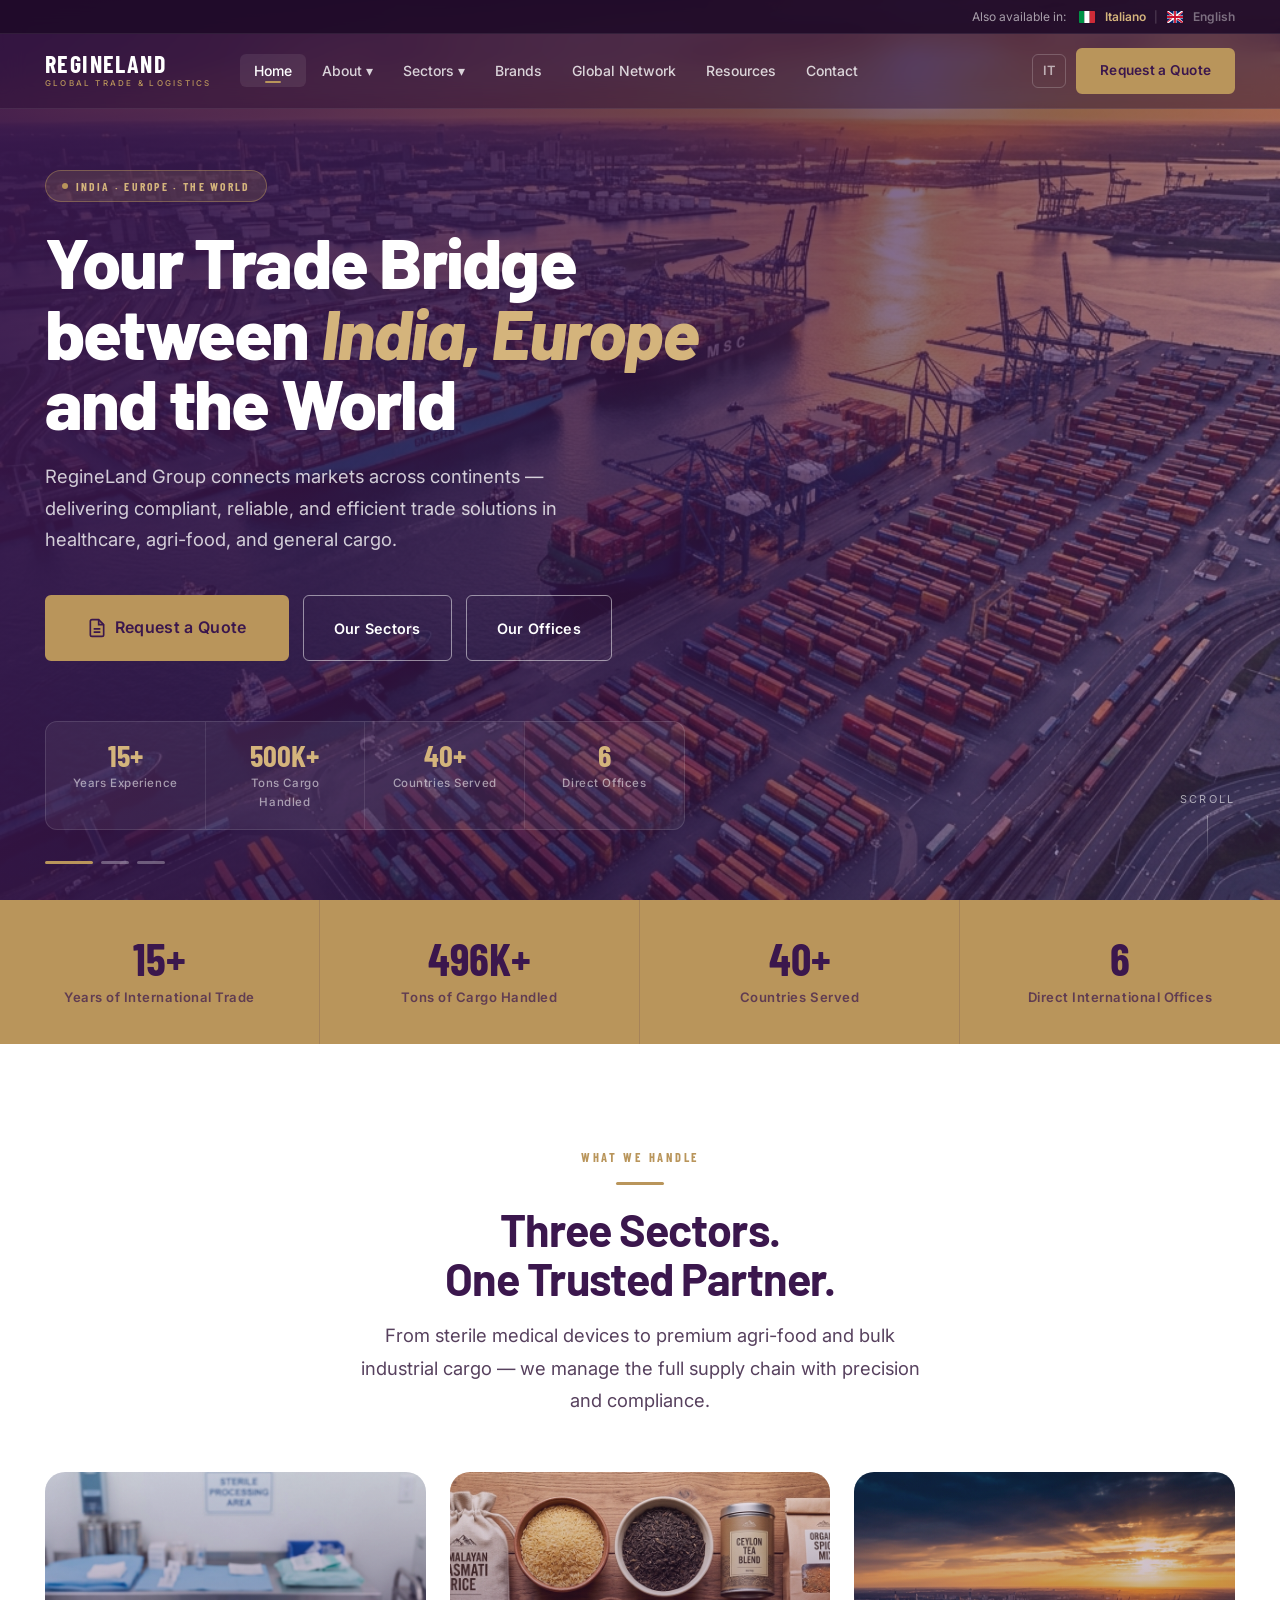
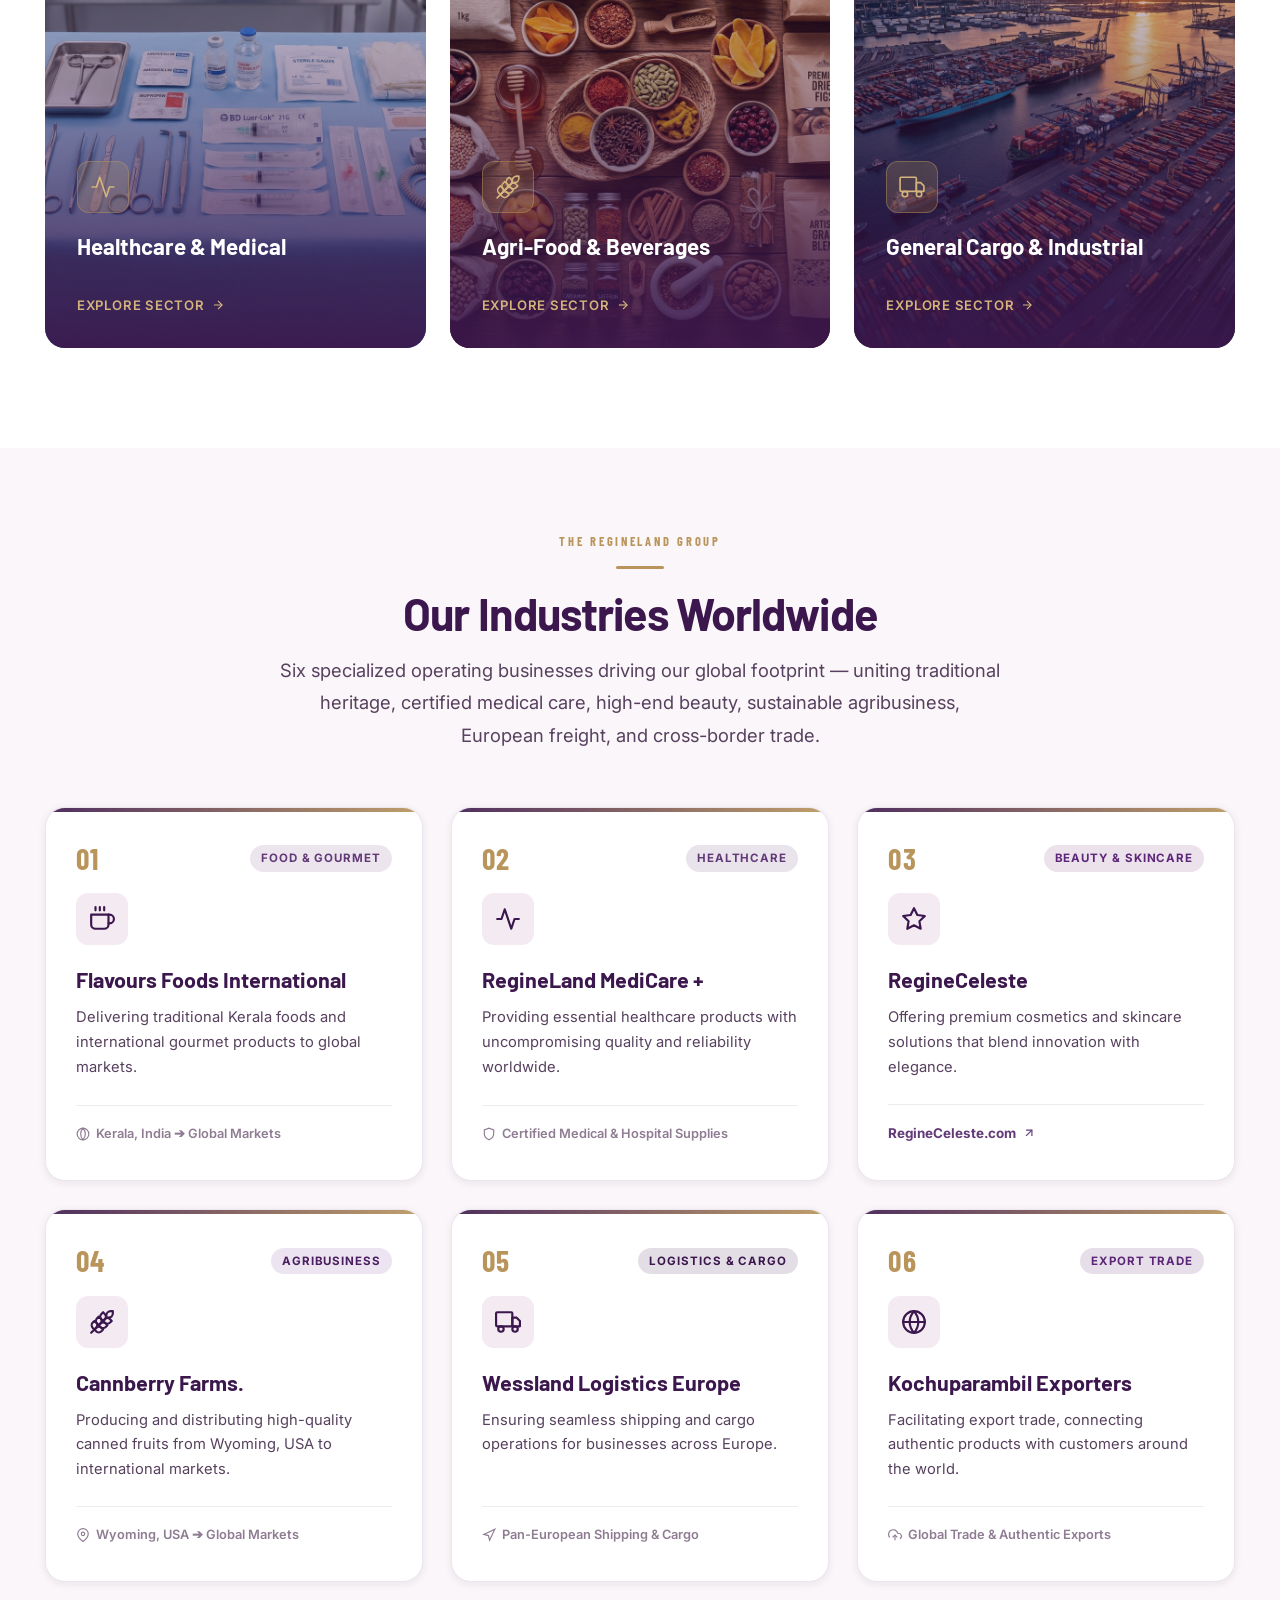
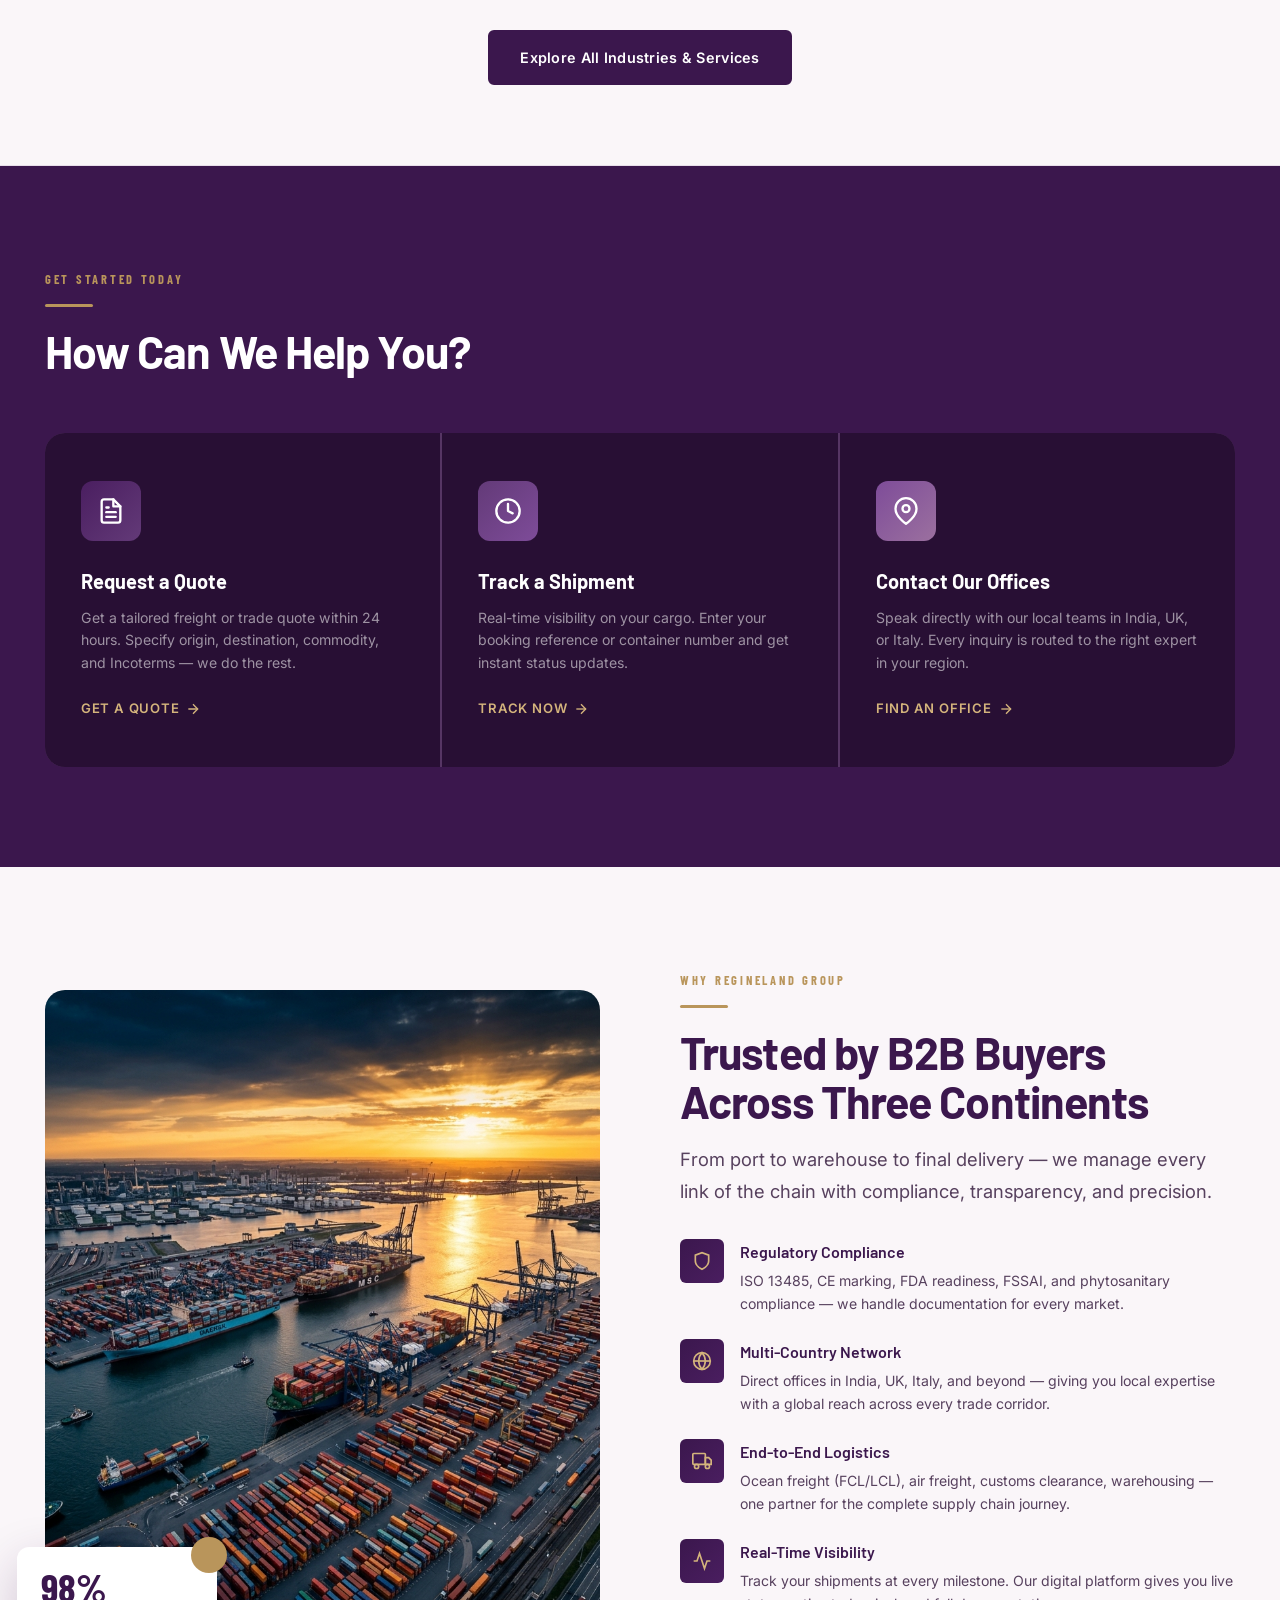
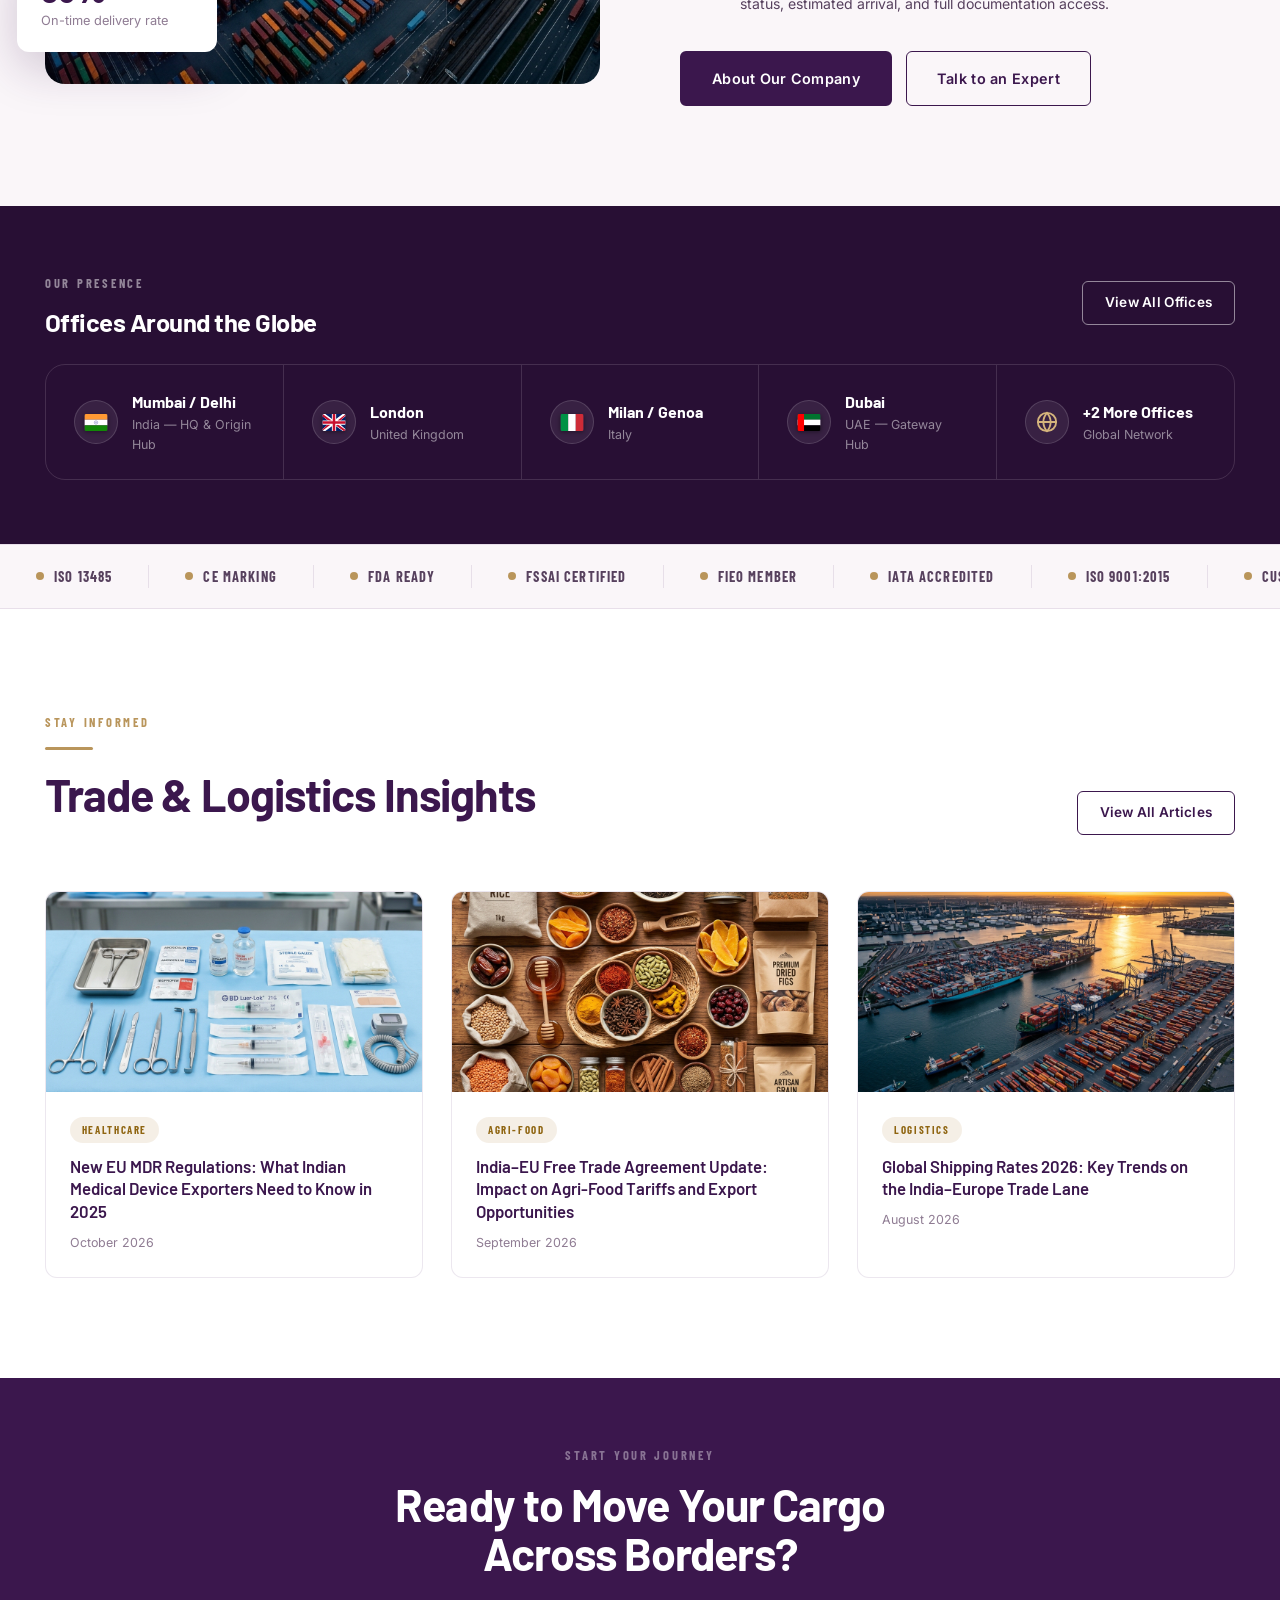
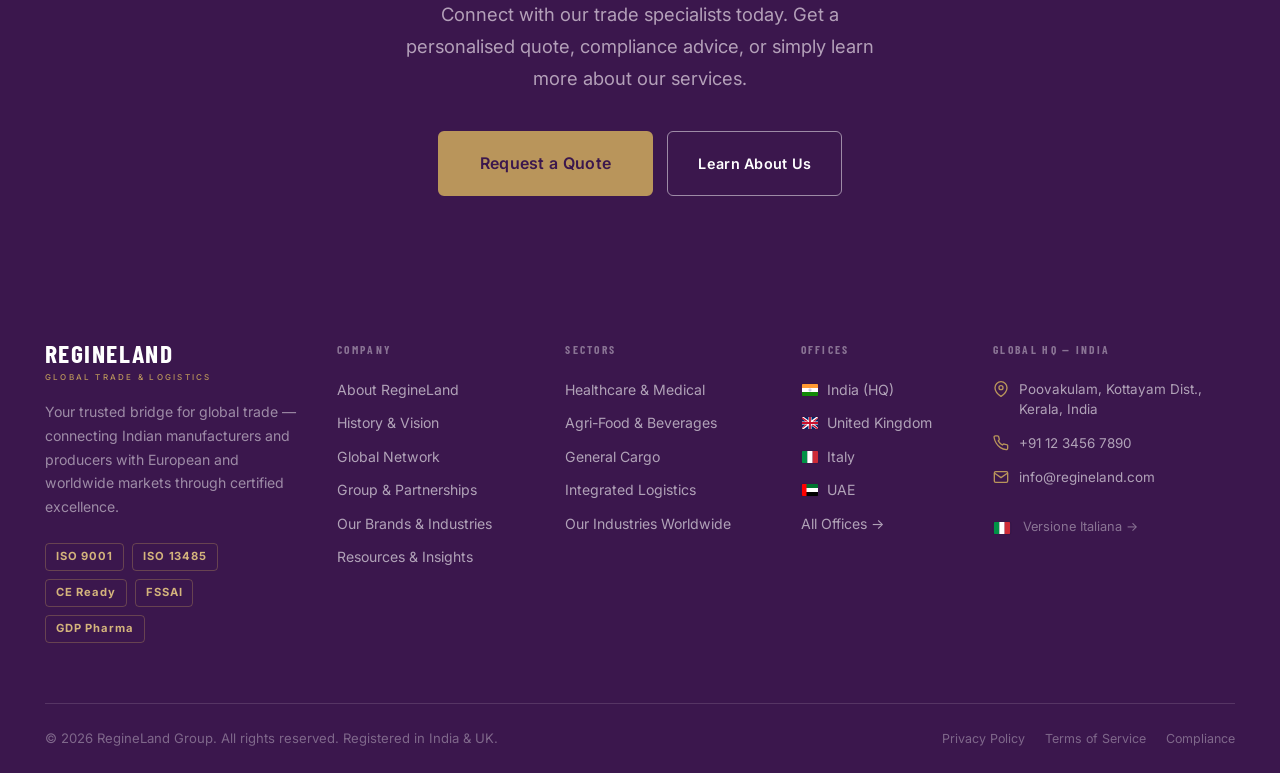
<file: index.html>
<!DOCTYPE html>
<html lang="en" itemscope itemtype="http://schema.org/WebPage">

<head>
  <meta charset="utf-8">
  <meta name="viewport" content="width=device-width, initial-scale=1">
  <meta http-equiv="X-UA-Compatible" content="IE=edge">
  <title>RegineLand Group — Global Logistics & Trade | India · Europe · World</title>
  <meta name="description"
    content="RegineLand Group is your trusted bridge for global trade — healthcare & medical supplies, agri-food, and general cargo logistics between India, UK, Italy and the world.">
  <meta name="keywords"
    content="global logistics, India Europe trade, medical supply chain, agri food export, cargo logistics, international freight, healthcare logistics India">
  <meta property="og:title" content="RegineLand Group — Global Logistics & Trade">
  <meta property="og:description" content="Your Global Logistics & Trade Bridge between India, Europe, and the World.">
  <meta property="og:type" content="website">
  <meta property="og:url" content="https://www.regineland.com/">
  <link rel="canonical" href="https://www.regineland.com/">
  <link rel="alternate" hreflang="en" href="https://www.regineland.com/">
  <link rel="alternate" hreflang="it" href="https://www.regineland.com/it/">
  <link rel="preconnect" href="https://fonts.googleapis.com">
  <link rel="preconnect" href="https://fonts.gstatic.com" crossorigin>
  <link
    href="https://fonts.googleapis.com/css2?family=Barlow:ital,wght@0,300;0,400;0,600;0,700;0,800;1,700&family=Barlow+Condensed:wght@600;700;800&family=Inter:wght@300;400;500;600;700&family=Playfair+Display:ital,wght@0,700;1,400&display=swap"
    rel="stylesheet">
  <link rel="stylesheet" href="style.css">
</head>

<body data-page="home">

  <!-- =============================================
       SITE HEADER (Loaded via components.js)
       ============================================= -->
  <header class="site-header" id="site-header"></header>

  <main>

    <!-- ============ HERO ============ -->
    <section class="hero" id="hero" aria-label="Hero — Global Logistics & Trade">

      <!-- Slides -->
      <div class="hero-slide active" id="hero-slide-1" style="background-image: url('assets/hero_logistics.png');"
        aria-hidden="true"></div>
      <div class="hero-slide" id="hero-slide-2" style="background-image: url('assets/hero_medical.png');"
        aria-hidden="true"></div>
      <div class="hero-slide" id="hero-slide-3" style="background-image: url('assets/hero_food_agri.png');"
        aria-hidden="true"></div>

      <!-- Content -->
      <div class="hero-content">
        <div class="hero-inner">
          <div class="hero-badge" id="hero-badge">
            <span class="hero-badge-dot" aria-hidden="true"></span>
            India · Europe · The World
          </div>
          <h1 class="hero-title" id="hero-title">
            Your Trade Bridge between <em class="hero-title-accent">India, Europe</em> and the World
          </h1>
          <p class="hero-subtitle" id="hero-subtitle">
            RegineLand Group connects markets across continents — delivering compliant, reliable, and efficient trade
            solutions in healthcare, agri-food, and general cargo.
          </p>
          <div class="hero-actions" id="hero-actions">
            <a href="contact.html#quote" class="btn btn-gold btn-lg" id="hero-cta-quote">
              <svg xmlns="http://www.w3.org/2000/svg" viewBox="0 0 24 24" fill="none" stroke="currentColor"
                stroke-width="2" class="btn-icon">
                <path d="M14 2H6a2 2 0 0 0-2 2v16a2 2 0 0 0 2 2h12a2 2 0 0 0 2-2V8z" />
                <polyline points="14 2 14 8 20 8" />
                <line x1="16" y1="13" x2="8" y2="13" />
                <line x1="16" y1="17" x2="8" y2="17" />
              </svg>
              Request a Quote
            </a>
            <a href="sectors.html" class="btn btn-outline-white" id="hero-cta-sectors">Our Sectors</a>
            <a href="network.html" class="btn btn-outline-white" id="hero-cta-network">Our Offices</a>
          </div>
          <!-- Stats -->
          <div class="hero-stats" id="hero-stats" role="list">
            <div class="hero-stat" role="listitem" id="stat-experience">
              <div class="hero-stat-num" data-count="15">15+</div>
              <div class="hero-stat-label">Years Experience</div>
            </div>
            <div class="hero-stat" role="listitem" id="stat-cargo">
              <div class="hero-stat-num" data-count="500">500K+</div>
              <div class="hero-stat-label">Tons Cargo Handled</div>
            </div>
            <div class="hero-stat" role="listitem" id="stat-countries">
              <div class="hero-stat-num" data-count="40">40+</div>
              <div class="hero-stat-label">Countries Served</div>
            </div>
            <div class="hero-stat" role="listitem" id="stat-offices">
              <div class="hero-stat-num" data-count="6">6</div>
              <div class="hero-stat-label">Direct Offices</div>
            </div>
          </div>
        </div>
      </div>

      <!-- Slider controls -->
      <div class="hero-controls" id="hero-controls" role="tablist" aria-label="Hero slideshow">
        <button class="hero-dot active" id="hero-dot-1" role="tab" aria-selected="true"
          aria-label="Slide 1: Ports &amp; Logistics"></button>
        <button class="hero-dot" id="hero-dot-2" role="tab" aria-selected="false"
          aria-label="Slide 2: Healthcare &amp; Medical"></button>
        <button class="hero-dot" id="hero-dot-3" role="tab" aria-selected="false"
          aria-label="Slide 3: Agri-Food &amp; Beverages"></button>
      </div>

      <!-- Scroll cue -->
      <div class="hero-scroll" id="hero-scroll" aria-hidden="true">
        <span>Scroll</span>
        <div class="hero-scroll-line"></div>
      </div>
    </section>

    <!-- ============ STATS BAND ============ -->
    <div class="stats-band" id="stats-band" role="region" aria-label="Company statistics">
      <div class="stats-band-inner">
        <div class="stat-block reveal" id="stat-block-exp">
          <div class="stat-big" data-count="15">15+</div>
          <div class="stat-desc">Years of International Trade</div>
        </div>
        <div class="stat-block reveal d1" id="stat-block-cargo">
          <div class="stat-big" data-count="500">500K+</div>
          <div class="stat-desc">Tons of Cargo Handled</div>
        </div>
        <div class="stat-block reveal d2" id="stat-block-countries">
          <div class="stat-big" data-count="40">40+</div>
          <div class="stat-desc">Countries Served</div>
        </div>
        <div class="stat-block reveal d3" id="stat-block-offices">
          <div class="stat-big" data-count="6">6</div>
          <div class="stat-desc">Direct International Offices</div>
        </div>
      </div>
    </div>

    <!-- ============ SECTORS OVERVIEW ============ -->
    <section class="section sectors-overview" id="sectors-overview" aria-labelledby="sectors-heading">
      <div class="container">
        <div class="section-header centered reveal" id="sectors-header">
          <span class="eyebrow">What We Handle</span>
          <div class="divider divider-center" aria-hidden="true"></div>
          <h2 class="section-title" id="sectors-heading">Three Sectors.<br>One Trusted Partner.</h2>
          <p class="lead">From sterile medical devices to premium agri-food and bulk industrial cargo — we manage the
            full supply chain with precision and compliance.</p>
        </div>

        <div class="sectors-grid" id="sectors-main-grid">

          <!-- Healthcare -->
          <article class="sector-card reveal" id="sector-healthcare-card">
            <div class="sector-card-img" style="background-image: url('assets/hero_medical.png');" aria-hidden="true">
            </div>
            <div class="sector-card-overlay" aria-hidden="true"></div>
            <div class="sector-card-body">
              <div class="sector-card-icon" aria-hidden="true">
                <svg xmlns="http://www.w3.org/2000/svg" viewBox="0 0 24 24" fill="none" stroke="currentColor"
                  stroke-width="1.5" stroke-linecap="round" stroke-linejoin="round">
                  <path d="M22 12h-4l-3 9L9 3l-3 9H2" />
                </svg>
              </div>
              <h2 class="sector-card-name">Healthcare &amp; Medical</h2>
              <p class="sector-card-desc">ISO-certified medical devices, pharmaceuticals, and hospital consumables
                sourced from India — CE/FDA compliant supply chains for European markets.</p>
              <a href="sectors.html#healthcare" class="sector-card-link" id="sector-link-healthcare">
                Explore Sector
                <svg xmlns="http://www.w3.org/2000/svg" viewBox="0 0 24 24" fill="none" stroke="currentColor"
                  stroke-width="2">
                  <line x1="5" y1="12" x2="19" y2="12" />
                  <polyline points="12 5 19 12 12 19" />
                </svg>
              </a>
            </div>
          </article>

          <!-- Agri-Food -->
          <article class="sector-card reveal d1" id="sector-agrifood-card">
            <div class="sector-card-img" style="background-image: url('assets/hero_food_agri.png');" aria-hidden="true">
            </div>
            <div class="sector-card-overlay" aria-hidden="true"></div>
            <div class="sector-card-body">
              <div class="sector-card-icon" aria-hidden="true">
                <svg xmlns="http://www.w3.org/2000/svg" viewBox="0 0 24 24" fill="none" stroke="currentColor"
                  stroke-width="1.5" stroke-linecap="round" stroke-linejoin="round">
                  <path d="M2 22 16 8" />
                  <path d="M3.47 12.53 5 11l1.53 1.53a3.5 3.5 0 0 1 0 4.94L5 19l-1.53-1.53a3.5 3.5 0 0 1 0-4.94Z" />
                  <path d="M7.47 8.53 9 7l1.53 1.53a3.5 3.5 0 0 1 0 4.94L9 15l-1.53-1.53a3.5 3.5 0 0 1 0-4.94Z" />
                  <path d="M11.47 4.53 13 3l1.53 1.53a3.5 3.5 0 0 1 0 4.94L13 11l-1.53-1.53a3.5 3.5 0 0 1 0-4.94Z" />
                  <path d="M20 2h2v2a4 4 0 0 1-4 4h-2V6a4 4 0 0 1 4-4Z" />
                  <path d="M11.47 17.47 13 19l-1.53 1.53a3.5 3.5 0 0 1-4.94 0L5 19l1.53-1.53a3.5 3.5 0 0 1 4.94 0Z" />
                  <path d="M15.47 13.47 17 15l-1.53 1.53a3.5 3.5 0 0 1-4.94 0L9 15l1.53-1.53a3.5 3.5 0 0 1 4.94 0Z" />
                  <path d="M19.47 9.47 21 11l-1.53 1.53a3.5 3.5 0 0 1-4.94 0L13 11l1.53-1.53a3.5 3.5 0 0 1 4.94 0Z" />
                </svg>
              </div>
              <h2 class="sector-card-name">Agri-Food &amp; Beverages</h2>
              <p class="sector-card-desc">Premium Indian spices, basmati rice, tea, pulses, and processed food exports
                to European retail and distribution networks — full cold-chain &amp; phytosanitary compliance.</p>
              <a href="sectors.html#agrifood" class="sector-card-link" id="sector-link-agrifood">
                Explore Sector
                <svg xmlns="http://www.w3.org/2000/svg" viewBox="0 0 24 24" fill="none" stroke="currentColor"
                  stroke-width="2">
                  <line x1="5" y1="12" x2="19" y2="12" />
                  <polyline points="12 5 19 12 12 19" />
                </svg>
              </a>
            </div>
          </article>

          <!-- General Cargo -->
          <article class="sector-card reveal d2" id="sector-cargo-card">
            <div class="sector-card-img" style="background-image: url('assets/hero_logistics.png');" aria-hidden="true">
            </div>
            <div class="sector-card-overlay" aria-hidden="true"></div>
            <div class="sector-card-body">
              <div class="sector-card-icon" aria-hidden="true">
                <svg xmlns="http://www.w3.org/2000/svg" viewBox="0 0 24 24" fill="none" stroke="currentColor"
                  stroke-width="1.5" stroke-linecap="round" stroke-linejoin="round">
                  <rect x="1" y="3" width="15" height="13" rx="1" />
                  <path d="M16 8h4l3 3v5h-7V8z" />
                  <circle cx="5.5" cy="18.5" r="2.5" />
                  <circle cx="18.5" cy="18.5" r="2.5" />
                </svg>
              </div>
              <h2 class="sector-card-name">General Cargo &amp; Industrial</h2>
              <p class="sector-card-desc">FCL/LCL ocean freight, air cargo, customs clearance, and warehousing for
                industrial goods, textiles, machinery, and manufacturing components.</p>
              <a href="sectors.html#cargo" class="sector-card-link" id="sector-link-cargo">
                Explore Sector
                <svg xmlns="http://www.w3.org/2000/svg" viewBox="0 0 24 24" fill="none" stroke="currentColor"
                  stroke-width="2">
                  <line x1="5" y1="12" x2="19" y2="12" />
                  <polyline points="12 5 19 12 12 19" />
                </svg>
              </a>
            </div>
          </article>
        </div>
      </div>
    </section>

    <!-- ============ OUR INDUSTRIES WORLDWIDE ============ -->
    <section class="section industries-section" id="industries" aria-labelledby="industries-heading">
      <div class="container">
        <div class="section-header centered reveal" id="industries-header">
          <span class="eyebrow">The RegineLand Group</span>
          <div class="divider divider-center" aria-hidden="true"></div>
          <h2 class="section-title" id="industries-heading">Our Industries Worldwide</h2>
          <p class="lead" style="max-width: 720px; margin: 0 auto;">Six specialized operating businesses driving our
            global footprint — uniting traditional heritage, certified medical care, high-end beauty, sustainable
            agribusiness, European freight, and cross-border trade.</p>
        </div>

        <div class="industries-grid" id="industries-grid">

          <!-- 01 Flavours Foods International -->
          <article class="industry-card reveal" id="industry-01">
            <div class="industry-card-top">
              <span class="industry-num">01</span>
              <span class="industry-badge badge-food">Food &amp; Gourmet</span>
            </div>
            <div class="industry-card-icon" aria-hidden="true">
              <svg xmlns="http://www.w3.org/2000/svg" viewBox="0 0 24 24" fill="none" stroke="currentColor"
                stroke-width="2" stroke-linecap="round" stroke-linejoin="round">
                <path d="M18 8h1a4 4 0 0 1 0 8h-1" />
                <path d="M2 8h16v9a4 4 0 0 1-4 4H6a4 4 0 0 1-4-4V8z" />
                <line x1="6" y1="1" x2="6" y2="4" />
                <line x1="10" y1="1" x2="10" y2="4" />
                <line x1="14" y1="1" x2="14" y2="4" />
              </svg>
            </div>
            <h3 class="industry-name">Flavours Foods International</h3>
            <p class="industry-desc">Delivering traditional Kerala foods and international gourmet products to global
              markets.</p>
            <div class="industry-footer">
              <span class="industry-scope">
                <svg xmlns="http://www.w3.org/2000/svg" viewBox="0 0 24 24" fill="none" stroke="currentColor"
                  stroke-width="2" width="14" height="14">
                  <circle cx="12" cy="12" r="10" />
                  <path
                    d="M12 2a15.3 15.3 0 0 1 4 10 15.3 15.3 0 0 1-4 10 15.3 15.3 0 0 1-4-10 15.3 15.3 0 0 1 4-10z" />
                </svg>
                Kerala, India ➔ Global Markets
              </span>
            </div>
          </article>

          <!-- 02 RegineLand MediCare + -->
          <article class="industry-card reveal d1" id="industry-02">
            <div class="industry-card-top">
              <span class="industry-num">02</span>
              <span class="industry-badge badge-healthcare">Healthcare</span>
            </div>
            <div class="industry-card-icon" aria-hidden="true">
              <svg xmlns="http://www.w3.org/2000/svg" viewBox="0 0 24 24" fill="none" stroke="currentColor"
                stroke-width="2" stroke-linecap="round" stroke-linejoin="round">
                <path d="M22 12h-4l-3 9L9 3l-3 9H2" />
              </svg>
            </div>
            <h3 class="industry-name">RegineLand MediCare +</h3>
            <p class="industry-desc">Providing essential healthcare products with uncompromising quality and reliability
              worldwide.</p>
            <div class="industry-footer">
              <span class="industry-scope">
                <svg xmlns="http://www.w3.org/2000/svg" viewBox="0 0 24 24" fill="none" stroke="currentColor"
                  stroke-width="2" width="14" height="14">
                  <path d="M12 22s8-4 8-10V5l-8-3-8 3v7c0 6 8 10 8 10z" />
                </svg>
                Certified Medical &amp; Hospital Supplies
              </span>
            </div>
          </article>

          <!-- 03 RegineCeleste -->
          <article class="industry-card reveal d2" id="industry-03">
            <div class="industry-card-top">
              <span class="industry-num">03</span>
              <span class="industry-badge badge-beauty">Beauty &amp; Skincare</span>
            </div>
            <div class="industry-card-icon" aria-hidden="true">
              <svg xmlns="http://www.w3.org/2000/svg" viewBox="0 0 24 24" fill="none" stroke="currentColor"
                stroke-width="2" stroke-linecap="round" stroke-linejoin="round">
                <polygon
                  points="12 2 15.09 8.26 22 9.27 17 14.14 18.18 21.02 12 17.77 5.82 21.02 7 14.14 2 9.27 8.91 8.26 12 2" />
              </svg>
            </div>
            <h3 class="industry-name">RegineCeleste</h3>
            <p class="industry-desc">Offering premium cosmetics and skincare solutions that blend innovation with
              elegance.</p>
            <div class="industry-footer">
              <a href="https://regineceleste.com/" target="_blank" rel="noopener noreferrer" class="industry-link"
                id="index-link-regineceleste">
                RegineCeleste.com
                <svg xmlns="http://www.w3.org/2000/svg" viewBox="0 0 24 24" fill="none" stroke="currentColor"
                  stroke-width="2" width="14" height="14">
                  <line x1="7" y1="17" x2="17" y2="7" />
                  <polyline points="7 7 17 7 17 17" />
                </svg>
              </a>
            </div>
          </article>

          <!-- 04 Cannberry Farms. -->
          <article class="industry-card reveal" id="industry-04">
            <div class="industry-card-top">
              <span class="industry-num">04</span>
              <span class="industry-badge badge-agri">Agribusiness</span>
            </div>
            <div class="industry-card-icon" aria-hidden="true">
              <svg xmlns="http://www.w3.org/2000/svg" viewBox="0 0 24 24" fill="none" stroke="currentColor"
                stroke-width="2" stroke-linecap="round" stroke-linejoin="round">
                  <path d="M2 22 16 8" />
                  <path d="M3.47 12.53 5 11l1.53 1.53a3.5 3.5 0 0 1 0 4.94L5 19l-1.53-1.53a3.5 3.5 0 0 1 0-4.94Z" />
                  <path d="M7.47 8.53 9 7l1.53 1.53a3.5 3.5 0 0 1 0 4.94L9 15l-1.53-1.53a3.5 3.5 0 0 1 0-4.94Z" />
                  <path d="M11.47 4.53 13 3l1.53 1.53a3.5 3.5 0 0 1 0 4.94L13 11l-1.53-1.53a3.5 3.5 0 0 1 0-4.94Z" />
                  <path d="M20 2h2v2a4 4 0 0 1-4 4h-2V6a4 4 0 0 1 4-4Z" />
                  <path d="M11.47 17.47 13 19l-1.53 1.53a3.5 3.5 0 0 1-4.94 0L5 19l1.53-1.53a3.5 3.5 0 0 1 4.94 0Z" />
                  <path d="M15.47 13.47 17 15l-1.53 1.53a3.5 3.5 0 0 1-4.94 0L9 15l1.53-1.53a3.5 3.5 0 0 1 4.94 0Z" />
                  <path d="M19.47 9.47 21 11l-1.53 1.53a3.5 3.5 0 0 1-4.94 0L13 11l1.53-1.53a3.5 3.5 0 0 1 4.94 0Z" />
              </svg>
            </div>
            <h3 class="industry-name">Cannberry Farms.</h3>
            <p class="industry-desc">Producing and distributing high-quality canned fruits from Wyoming, USA to
              international markets.</p>
            <div class="industry-footer">
              <span class="industry-scope">
                <svg xmlns="http://www.w3.org/2000/svg" viewBox="0 0 24 24" fill="none" stroke="currentColor"
                  stroke-width="2" width="14" height="14">
                  <path d="M21 10c0 7-9 13-9 13s-9-6-9-13a9 9 0 0 1 18 0z" />
                  <circle cx="12" cy="10" r="3" />
                </svg>
                Wyoming, USA ➔ Global Markets
              </span>
            </div>
          </article>

          <!-- 05 Wessland Logistics Europe -->
          <article class="industry-card reveal d1" id="industry-05">
            <div class="industry-card-top">
              <span class="industry-num">05</span>
              <span class="industry-badge badge-logistics">Logistics &amp; Cargo</span>
            </div>
            <div class="industry-card-icon" aria-hidden="true">
              <svg xmlns="http://www.w3.org/2000/svg" viewBox="0 0 24 24" fill="none" stroke="currentColor"
                stroke-width="2" stroke-linecap="round" stroke-linejoin="round">
                <rect x="1" y="3" width="15" height="13" rx="1" />
                <path d="M16 8h4l3 3v5h-7V8z" />
                <circle cx="5.5" cy="18.5" r="2.5" />
                <circle cx="18.5" cy="18.5" r="2.5" />
              </svg>
            </div>
            <h3 class="industry-name">Wessland Logistics Europe</h3>
            <p class="industry-desc">Ensuring seamless shipping and cargo operations for businesses across Europe.</p>
            <div class="industry-footer">
              <span class="industry-scope">
                <svg xmlns="http://www.w3.org/2000/svg" viewBox="0 0 24 24" fill="none" stroke="currentColor"
                  stroke-width="2" width="14" height="14">
                  <polygon points="3 11 22 2 13 21 11 13 3 11" />
                </svg>
                Pan-European Shipping &amp; Cargo
              </span>
            </div>
          </article>

          <!-- 06 Kochuparambil Exporters -->
          <article class="industry-card reveal d2" id="industry-06">
            <div class="industry-card-top">
              <span class="industry-num">06</span>
              <span class="industry-badge badge-trade">Export Trade</span>
            </div>
            <div class="industry-card-icon" aria-hidden="true">
              <svg xmlns="http://www.w3.org/2000/svg" viewBox="0 0 24 24" fill="none" stroke="currentColor"
                stroke-width="2" stroke-linecap="round" stroke-linejoin="round">
                <circle cx="12" cy="12" r="10" />
                <line x1="2" y1="12" x2="22" y2="12" />
                <path d="M12 2a15.3 15.3 0 0 1 4 10 15.3 15.3 0 0 1-4 10 15.3 15.3 0 0 1-4-10 15.3 15.3 0 0 1 4-10z" />
              </svg>
            </div>
            <h3 class="industry-name">Kochuparambil Exporters</h3>
            <p class="industry-desc">Facilitating export trade, connecting authentic products with customers around the
              world.</p>
            <div class="industry-footer">
              <span class="industry-scope">
                <svg xmlns="http://www.w3.org/2000/svg" viewBox="0 0 24 24" fill="none" stroke="currentColor"
                  stroke-width="2" width="14" height="14">
                  <polyline points="16 16 12 12 8 16" />
                  <line x1="12" y1="12" x2="12" y2="21" />
                  <path d="M20.39 18.39A5 5 0 0 0 18 9h-1.26A8 8 0 1 0 3 16.3" />
                </svg>
                Global Trade &amp; Authentic Exports
              </span>
            </div>
          </article>

        </div>

        <div style="margin-top: 48px; text-align: center;" class="reveal">
          <a href="sectors.html#industries" class="btn btn-navy" id="index-industries-cta">Explore All Industries &amp;
            Services</a>
        </div>
      </div>
    </section>

    <!-- ============ QUICK ACTIONS ============ -->
    <section class="section quick-actions" id="quick-actions" aria-labelledby="quick-heading">
      <div class="container">
        <div class="section-header reveal" id="quick-header">
          <span class="eyebrow">Get Started Today</span>
          <div class="divider" aria-hidden="true"></div>
          <h2 class="section-title section-title-light" id="quick-heading">How Can We Help You?</h2>
        </div>
        <div class="quick-actions-grid" id="quick-actions-grid">

          <a href="contact.html#quote" class="quick-action-card reveal" id="qa-quote">
            <div class="qa-icon qa-icon-gold" aria-hidden="true">
              <svg xmlns="http://www.w3.org/2000/svg" viewBox="0 0 24 24" fill="none" stroke="currentColor"
                stroke-width="2" stroke-linecap="round" stroke-linejoin="round">
                <path d="M14 2H6a2 2 0 0 0-2 2v16a2 2 0 0 0 2 2h12a2 2 0 0 0 2-2V8z" />
                <polyline points="14 2 14 8 20 8" />
                <line x1="16" y1="13" x2="8" y2="13" />
                <line x1="16" y1="17" x2="8" y2="17" />
                <polyline points="10 9 9 9 8 9" />
              </svg>
            </div>
            <h3 class="qa-title">Request a Quote</h3>
            <p class="qa-desc">Get a tailored freight or trade quote within 24 hours. Specify origin, destination,
              commodity, and Incoterms — we do the rest.</p>
            <span class="qa-arrow">
              Get a Quote
              <svg xmlns="http://www.w3.org/2000/svg" viewBox="0 0 24 24" fill="none" stroke="currentColor"
                stroke-width="2">
                <line x1="5" y1="12" x2="19" y2="12" />
                <polyline points="12 5 19 12 12 19" />
              </svg>
            </span>
          </a>

          <a href="contact.html#track" class="quick-action-card reveal d1" id="qa-track">
            <div class="qa-icon qa-icon-blue" aria-hidden="true">
              <svg xmlns="http://www.w3.org/2000/svg" viewBox="0 0 24 24" fill="none" stroke="currentColor"
                stroke-width="2" stroke-linecap="round" stroke-linejoin="round">
                <circle cx="12" cy="12" r="10" />
                <polyline points="12 6 12 12 16 14" />
              </svg>
            </div>
            <h3 class="qa-title">Track a Shipment</h3>
            <p class="qa-desc">Real-time visibility on your cargo. Enter your booking reference or container number and
              get instant status updates.</p>
            <span class="qa-arrow">
              Track Now
              <svg xmlns="http://www.w3.org/2000/svg" viewBox="0 0 24 24" fill="none" stroke="currentColor"
                stroke-width="2">
                <line x1="5" y1="12" x2="19" y2="12" />
                <polyline points="12 5 19 12 12 19" />
              </svg>
            </span>
          </a>

          <a href="network.html" class="quick-action-card reveal d2" id="qa-offices">
            <div class="qa-icon qa-icon-teal" aria-hidden="true">
              <svg xmlns="http://www.w3.org/2000/svg" viewBox="0 0 24 24" fill="none" stroke="currentColor"
                stroke-width="2" stroke-linecap="round" stroke-linejoin="round">
                <path d="M21 10c0 7-9 13-9 13s-9-6-9-13a9 9 0 0 1 18 0z" />
                <circle cx="12" cy="10" r="3" />
              </svg>
            </div>
            <h3 class="qa-title">Contact Our Offices</h3>
            <p class="qa-desc">Speak directly with our local teams in India, UK, or Italy. Every inquiry is routed to
              the right expert in your region.</p>
            <span class="qa-arrow">
              Find an Office
              <svg xmlns="http://www.w3.org/2000/svg" viewBox="0 0 24 24" fill="none" stroke="currentColor"
                stroke-width="2">
                <line x1="5" y1="12" x2="19" y2="12" />
                <polyline points="12 5 19 12 12 19" />
              </svg>
            </span>
          </a>

        </div>
      </div>
    </section>



    <!-- ============ WHY CHOOSE US ============ -->
    <section class="section why-us" id="why-us" aria-labelledby="why-heading">
      <div class="container">
        <div class="why-grid">
          <div class="why-visual reveal-left" id="why-visual" aria-hidden="true">
            <div class="why-img-wrap">
              <img src="assets/hero_logistics.png" alt="RegineLand Group global trade operations" loading="lazy">
            </div>
            <div class="why-badge-float" id="why-badge-float">
              <div class="why-badge-float-num" id="why-count">98%</div>
              <div class="why-badge-float-label">On-time delivery rate</div>
              <div class="why-badge-float-accent" aria-hidden="true"></div>
            </div>
          </div>
          <div class="why-text reveal-right" id="why-text">
            <span class="eyebrow">Why RegineLand Group</span>
            <div class="divider" aria-hidden="true"></div>
            <h2 class="section-title" id="why-heading">Trusted by B2B Buyers<br>Across Three Continents</h2>
            <p class="lead" style="margin-bottom: 0;">From port to warehouse to final delivery — we manage every link of
              the chain with compliance, transparency, and precision.</p>

            <div class="why-list" id="why-list">
              <div class="why-item reveal d1" id="why-item-1">
                <div class="why-item-icon" aria-hidden="true">
                  <svg xmlns="http://www.w3.org/2000/svg" viewBox="0 0 24 24" fill="none" stroke="currentColor"
                    stroke-width="2">
                    <path d="M12 22s8-4 8-10V5l-8-3-8 3v7c0 6 8 10 8 10z" />
                  </svg>
                </div>
                <div>
                  <h3 class="why-item-title">Regulatory Compliance</h3>
                  <p class="why-item-desc">ISO 13485, CE marking, FDA readiness, FSSAI, and phytosanitary compliance —
                    we handle documentation for every market.</p>
                </div>
              </div>
              <div class="why-item reveal d2" id="why-item-2">
                <div class="why-item-icon" aria-hidden="true">
                  <svg xmlns="http://www.w3.org/2000/svg" viewBox="0 0 24 24" fill="none" stroke="currentColor"
                    stroke-width="2">
                    <circle cx="12" cy="12" r="10" />
                    <line x1="2" y1="12" x2="22" y2="12" />
                    <path
                      d="M12 2a15.3 15.3 0 0 1 4 10 15.3 15.3 0 0 1-4 10 15.3 15.3 0 0 1-4-10 15.3 15.3 0 0 1 4-10z" />
                  </svg>
                </div>
                <div>
                  <h3 class="why-item-title">Multi-Country Network</h3>
                  <p class="why-item-desc">Direct offices in India, UK, Italy, and beyond — giving you local expertise
                    with a global reach across every trade corridor.</p>
                </div>
              </div>
              <div class="why-item reveal d3" id="why-item-3">
                <div class="why-item-icon" aria-hidden="true">
                  <svg xmlns="http://www.w3.org/2000/svg" viewBox="0 0 24 24" fill="none" stroke="currentColor"
                    stroke-width="2">
                    <rect x="1" y="3" width="15" height="13" rx="1" />
                    <path d="M16 8h4l3 3v5h-7V8z" />
                    <circle cx="5.5" cy="18.5" r="2.5" />
                    <circle cx="18.5" cy="18.5" r="2.5" />
                  </svg>
                </div>
                <div>
                  <h3 class="why-item-title">End-to-End Logistics</h3>
                  <p class="why-item-desc">Ocean freight (FCL/LCL), air freight, customs clearance, warehousing — one
                    partner for the complete supply chain journey.</p>
                </div>
              </div>
              <div class="why-item reveal d4" id="why-item-4">
                <div class="why-item-icon" aria-hidden="true">
                  <svg xmlns="http://www.w3.org/2000/svg" viewBox="0 0 24 24" fill="none" stroke="currentColor"
                    stroke-width="2">
                    <polyline points="22 12 18 12 15 21 9 3 6 12 2 12" />
                  </svg>
                </div>
                <div>
                  <h3 class="why-item-title">Real-Time Visibility</h3>
                  <p class="why-item-desc">Track your shipments at every milestone. Our digital platform gives you live
                    status, estimated arrival, and full documentation access.</p>
                </div>
              </div>
            </div>

            <div style="margin-top: 36px; display: flex; gap: 14px; flex-wrap: wrap;">
              <a href="about.html" class="btn btn-navy" id="why-cta-about">About Our Company</a>
              <a href="contact.html" class="btn btn-outline-navy" id="why-cta-contact">Talk to an Expert</a>
            </div>
          </div>
        </div>
      </div>
    </section>



    <!-- ============ GLOBAL OFFICES STRIP ============ -->
    <section class="section-sm network-strip" id="network-strip" aria-labelledby="offices-heading">
      <div class="container">
        <div
          style="display: flex; align-items: center; justify-content: space-between; margin-bottom: 28px; flex-wrap: gap; gap: 16px;">
          <div>
            <span class="eyebrow" style="color: rgba(255,255,255,0.5)">Our Presence</span>
            <h2 class="section-title section-title-light" id="offices-heading"
              style="font-size: 1.6rem; margin-bottom: 0;">Offices Around the Globe</h2>
          </div>
          <a href="network.html" class="btn btn-outline-white btn-sm" id="offices-view-all">View All Offices</a>
        </div>
        <div class="network-offices reveal" id="network-offices">
          <div class="office-pill" id="office-india">
            <div class="office-flag" aria-hidden="true"><svg class="flag-icon-lg" viewBox="0 0 640 480" width="24" height="17" aria-hidden="true"><rect width="640" height="160" fill="#f93"/><rect y="160" width="640" height="160" fill="#fff"/><rect y="320" width="640" height="160" fill="#128807"/><circle cx="320" cy="240" r="48" fill="none" stroke="#008" stroke-width="8"/><circle cx="320" cy="240" r="12" fill="#008"/></svg></div>
            <div class="office-info">
              <div class="office-city">Mumbai / Delhi</div>
              <div class="office-country">India — HQ &amp; Origin Hub</div>
            </div>
          </div>
          <div class="office-pill" id="office-uk">
            <div class="office-flag" aria-hidden="true"><svg class="flag-icon-lg" viewBox="0 0 640 480" width="24" height="17" aria-hidden="true"><path fill="#012169" d="M0 0h640v480H0z"/><path fill="#fff" d="m75 0 245 180L565 0h75v60L435 240l205 180v60h-75L320 300 75 480H0v-60l205-180L0 60V0h75z"/><path fill="#c8102e" d="m424 288 216 156v36h-48L376 324l48-36zM640 0v12L420 180l48 36L640 48V0zM0 480v-12l220-168-48-36L0 432v48zm0-480 264 192-48 36L0 72V0z"/><path fill="#fff" d="M260 0h120v480H260zM0 180h640v120H0z"/><path fill="#c8102e" d="M284 0h72v480h-72zM0 204h640v72H0z"/></svg></div>
            <div class="office-info">
              <div class="office-city">London</div>
              <div class="office-country">United Kingdom</div>
            </div>
          </div>
          <div class="office-pill" id="office-italy">
            <div class="office-flag" aria-hidden="true"><svg class="flag-icon-lg" viewBox="0 0 640 480" width="24" height="17" aria-hidden="true"><rect width="213.3" height="480" fill="#009246"/><rect x="213.3" width="213.3" height="480" fill="#fff"/><rect x="426.7" width="213.3" height="480" fill="#ce2b37"/></svg></div>
            <div class="office-info">
              <div class="office-city">Milan / Genoa</div>
              <div class="office-country">Italy</div>
            </div>
          </div>
          <div class="office-pill" id="office-uae">
            <div class="office-flag" aria-hidden="true"><svg class="flag-icon-lg" viewBox="0 0 640 480" width="24" height="17" aria-hidden="true"><rect width="640" height="160" fill="#00732f"/><rect y="160" width="640" height="160" fill="#fff"/><rect y="320" width="640" height="160" fill="#000"/><rect width="180" height="480" fill="#f00"/></svg></div>
            <div class="office-info">
              <div class="office-city">Dubai</div>
              <div class="office-country">UAE — Gateway Hub</div>
            </div>
          </div>
          <div class="office-pill" id="office-more">
            <div class="office-flag" aria-hidden="true"><svg class="globe-icon" xmlns="http://www.w3.org/2000/svg" viewBox="0 0 24 24" fill="none" stroke="currentColor" stroke-width="2" width="20" height="20"><circle cx="12" cy="12" r="10"/><path d="M12 2a15.3 15.3 0 0 1 4 10 15.3 15.3 0 0 1-4 10 15.3 15.3 0 0 1-4-10 15.3 15.3 0 0 1 4-10z"/><path d="M2 12h20"/></svg></div>
            <div class="office-info">
              <div class="office-city">+2 More Offices</div>
              <div class="office-country">Global Network</div>
            </div>
          </div>
        </div>
      </div>
    </section>



    <!-- ============ CERTIFICATIONS MARQUEE ============ -->
    <div class="cert-strip" id="cert-strip" role="region" aria-label="Certifications and standards">
      <div class="cert-track">
        <span class="cert-item"><span class="cert-item-dot" aria-hidden="true"></span>ISO 13485</span>
        <span class="cert-item"><span class="cert-item-dot" aria-hidden="true"></span>CE Marking</span>
        <span class="cert-item"><span class="cert-item-dot" aria-hidden="true"></span>FDA Ready</span>
        <span class="cert-item"><span class="cert-item-dot" aria-hidden="true"></span>FSSAI Certified</span>
        <span class="cert-item"><span class="cert-item-dot" aria-hidden="true"></span>FIEO Member</span>
        <span class="cert-item"><span class="cert-item-dot" aria-hidden="true"></span>IATA Accredited</span>
        <span class="cert-item"><span class="cert-item-dot" aria-hidden="true"></span>ISO 9001:2015</span>
        <span class="cert-item"><span class="cert-item-dot" aria-hidden="true"></span>Customs Cleared</span>
        <span class="cert-item"><span class="cert-item-dot" aria-hidden="true"></span>EXIM Bank Partner</span>
        <span class="cert-item"><span class="cert-item-dot" aria-hidden="true"></span>Phytosanitary Compliant</span>
        <!-- duplicate for infinite scroll -->
        <span class="cert-item"><span class="cert-item-dot" aria-hidden="true"></span>ISO 13485</span>
        <span class="cert-item"><span class="cert-item-dot" aria-hidden="true"></span>CE Marking</span>
        <span class="cert-item"><span class="cert-item-dot" aria-hidden="true"></span>FDA Ready</span>
        <span class="cert-item"><span class="cert-item-dot" aria-hidden="true"></span>FSSAI Certified</span>
        <span class="cert-item"><span class="cert-item-dot" aria-hidden="true"></span>FIEO Member</span>
        <span class="cert-item"><span class="cert-item-dot" aria-hidden="true"></span>IATA Accredited</span>
        <span class="cert-item"><span class="cert-item-dot" aria-hidden="true"></span>ISO 9001:2015</span>
        <span class="cert-item"><span class="cert-item-dot" aria-hidden="true"></span>Customs Cleared</span>
        <span class="cert-item"><span class="cert-item-dot" aria-hidden="true"></span>EXIM Bank Partner</span>
        <span class="cert-item"><span class="cert-item-dot" aria-hidden="true"></span>Phytosanitary Compliant</span>
      </div>
    </div>

    <!-- ============ LATEST NEWS ============ -->
    <section class="section news-preview" id="news-preview" aria-labelledby="news-heading">
      <div class="container">
        <div class="section-header"
          style="display:flex; justify-content:space-between; align-items:flex-end; flex-wrap:wrap; gap:16px;">
          <div>
            <span class="eyebrow">Stay Informed</span>
            <div class="divider" aria-hidden="true"></div>
            <h2 class="section-title" id="news-heading">Trade &amp; Logistics Insights</h2>
          </div>
          <a href="resources.html" class="btn btn-outline-navy btn-sm" id="news-view-all">View All Articles</a>
        </div>
        <div class="news-grid reveal" id="news-grid">
          <article class="news-card" id="news-card-1">
            <div class="news-card-img" style="background-image: url('assets/hero_medical.png');"></div>
            <div class="news-card-body">
              <span class="news-tag">Healthcare</span>
              <h3 class="news-card-title">New EU MDR Regulations: What Indian Medical Device Exporters Need to Know in
                2025</h3>
              <p class="news-card-date">October 2026</p>
            </div>
          </article>
          <article class="news-card" id="news-card-2">
            <div class="news-card-img" style="background-image: url('assets/hero_food_agri.png');"></div>
            <div class="news-card-body">
              <span class="news-tag">Agri-Food</span>
              <h3 class="news-card-title">India–EU Free Trade Agreement Update: Impact on Agri-Food Tariffs and Export
                Opportunities</h3>
              <p class="news-card-date">September 2026</p>
            </div>
          </article>
          <article class="news-card" id="news-card-3">
            <div class="news-card-img" style="background-image: url('assets/hero_logistics.png');"></div>
            <div class="news-card-body">
              <span class="news-tag">Logistics</span>
              <h3 class="news-card-title">Global Shipping Rates 2026: Key Trends on the India–Europe Trade Lane</h3>
              <p class="news-card-date">August 2026</p>
            </div>
          </article>
        </div>
      </div>
    </section>



    <!-- ============ CTA BANNER ============ -->
    <section class="section-sm section-dark" id="cta-banner" aria-label="Call to action">
      <div class="container" style="text-align:center;">
        <span class="eyebrow" style="color:rgba(255,255,255,0.4)">Start Your Journey</span>
        <h2 class="section-title section-title-light reveal" style="max-width:600px; margin: 0 auto 20px;">Ready to Move
          Your Cargo<br>Across Borders?</h2>
        <p class="lead lead-light reveal d1" style="max-width:480px; margin: 0 auto 36px;">Connect with our trade
          specialists today. Get a personalised quote, compliance advice, or simply learn more about our services.</p>
        <div style="display:flex; gap:14px; justify-content:center; flex-wrap:wrap;" class="reveal d2">
          <a href="contact.html#quote" class="btn btn-gold btn-lg" id="cta-banner-quote">Request a Quote</a>
          <a href="about.html" class="btn btn-outline-white" id="cta-banner-about">Learn About Us</a>
        </div>
      </div>
    </section>



  </main>

  <!-- =============================================
       SITE FOOTER (Loaded via components.js)
       ============================================= -->
  <footer class="site-footer" id="site-footer" role="contentinfo"></footer>

  <script src="components.js"></script>
  <script src="script.js"></script>
</body>

</html>
</file>
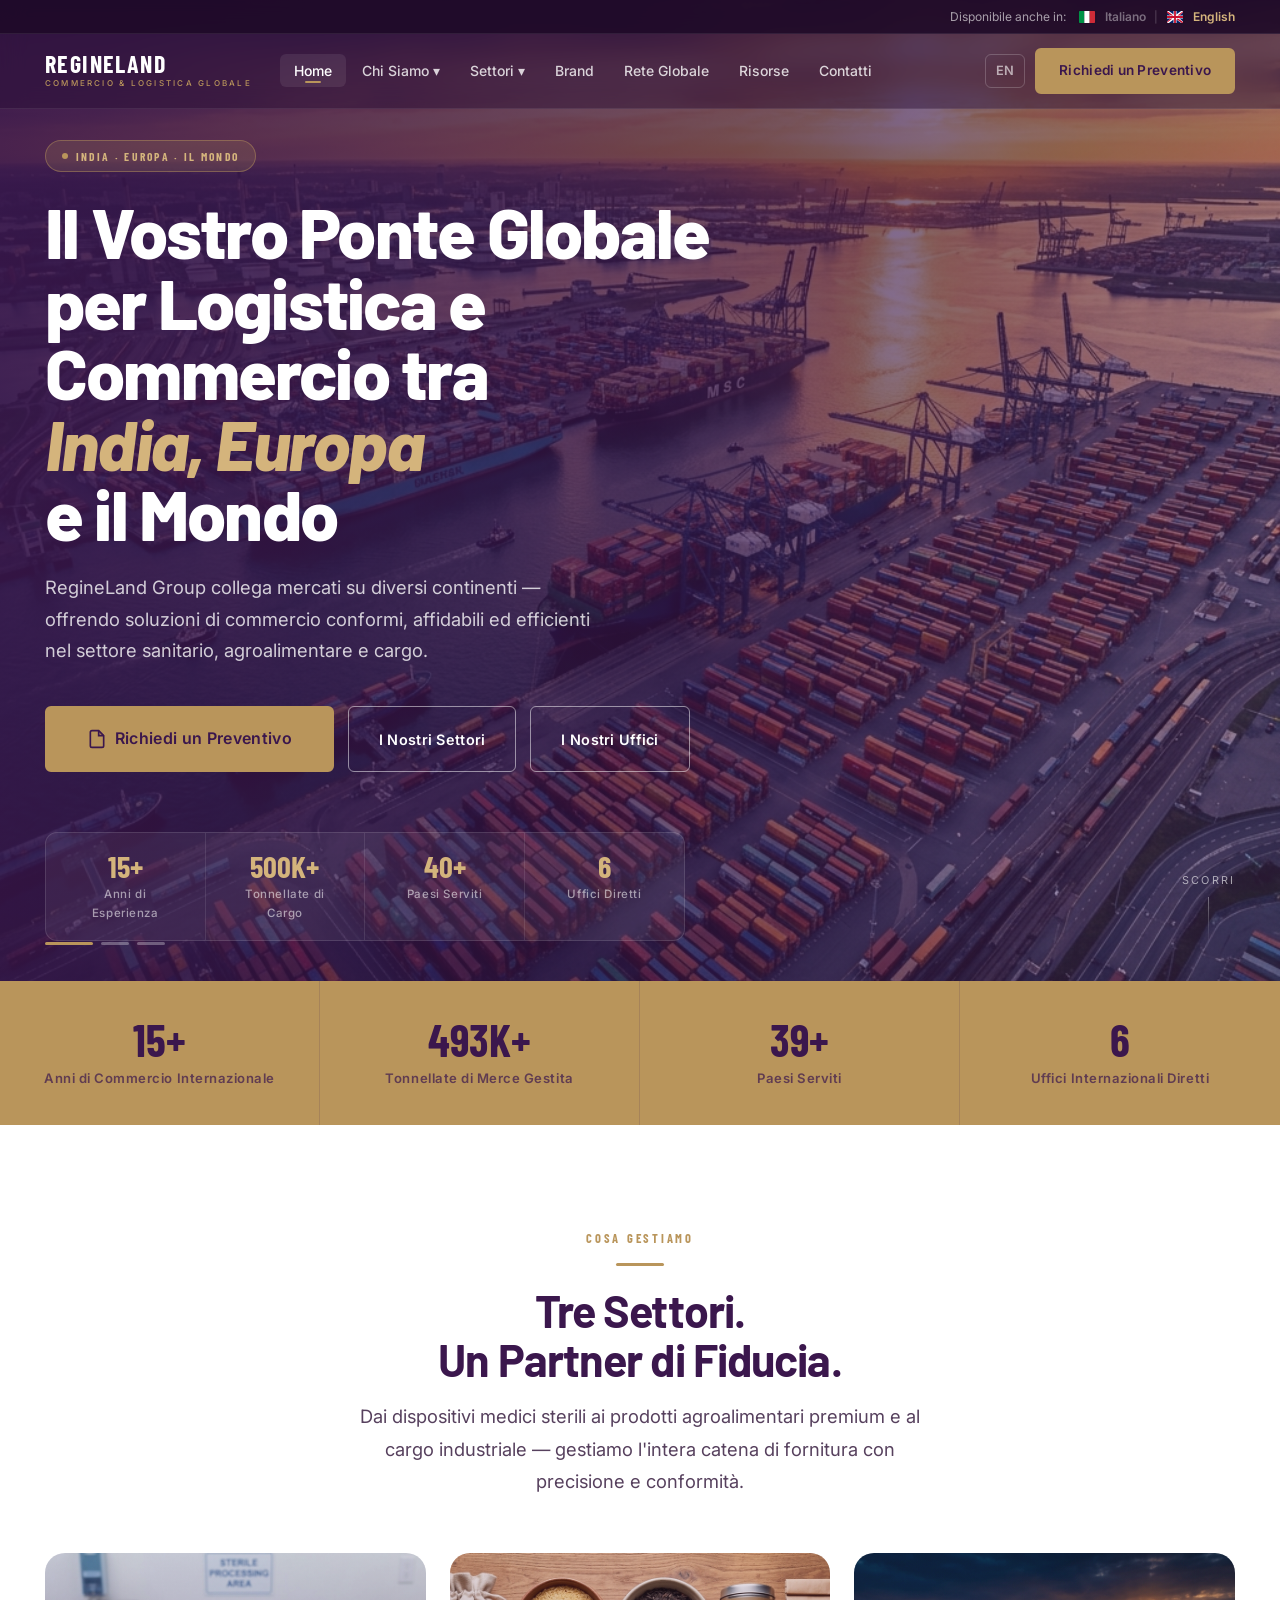
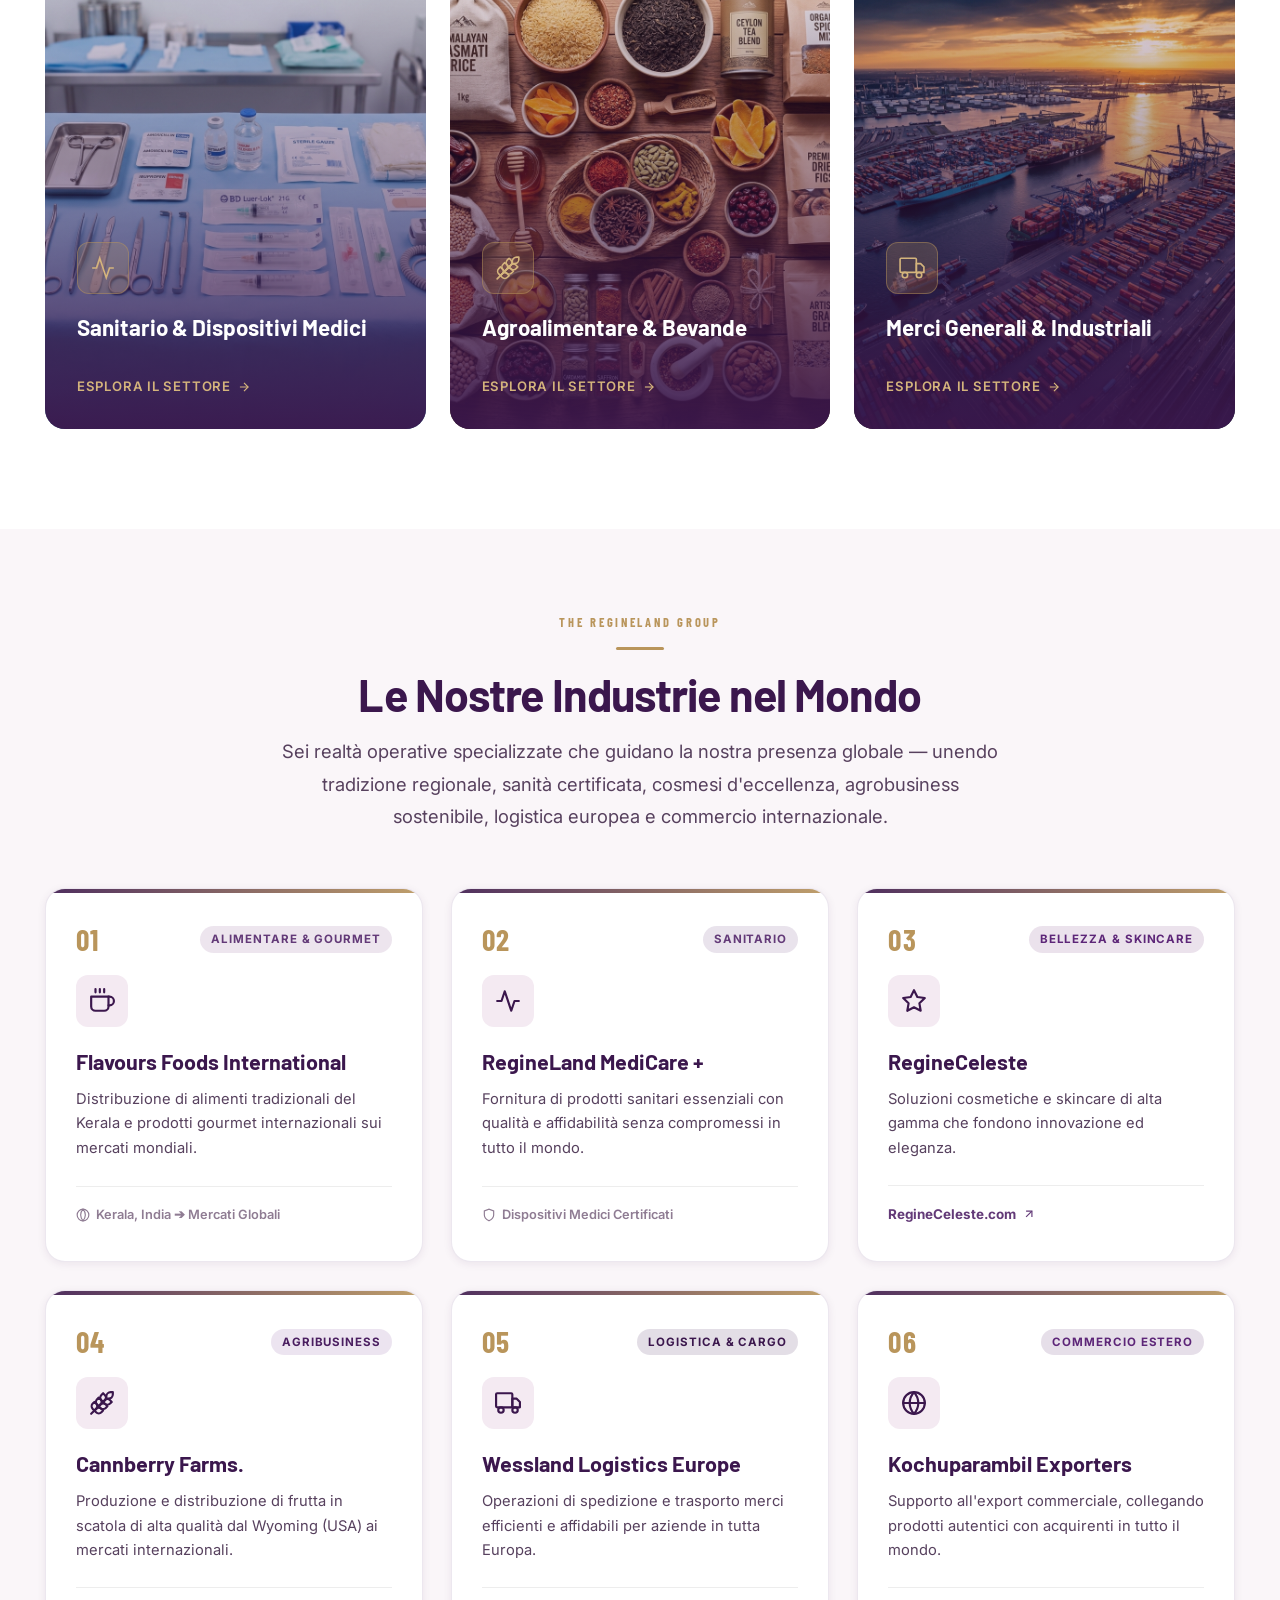
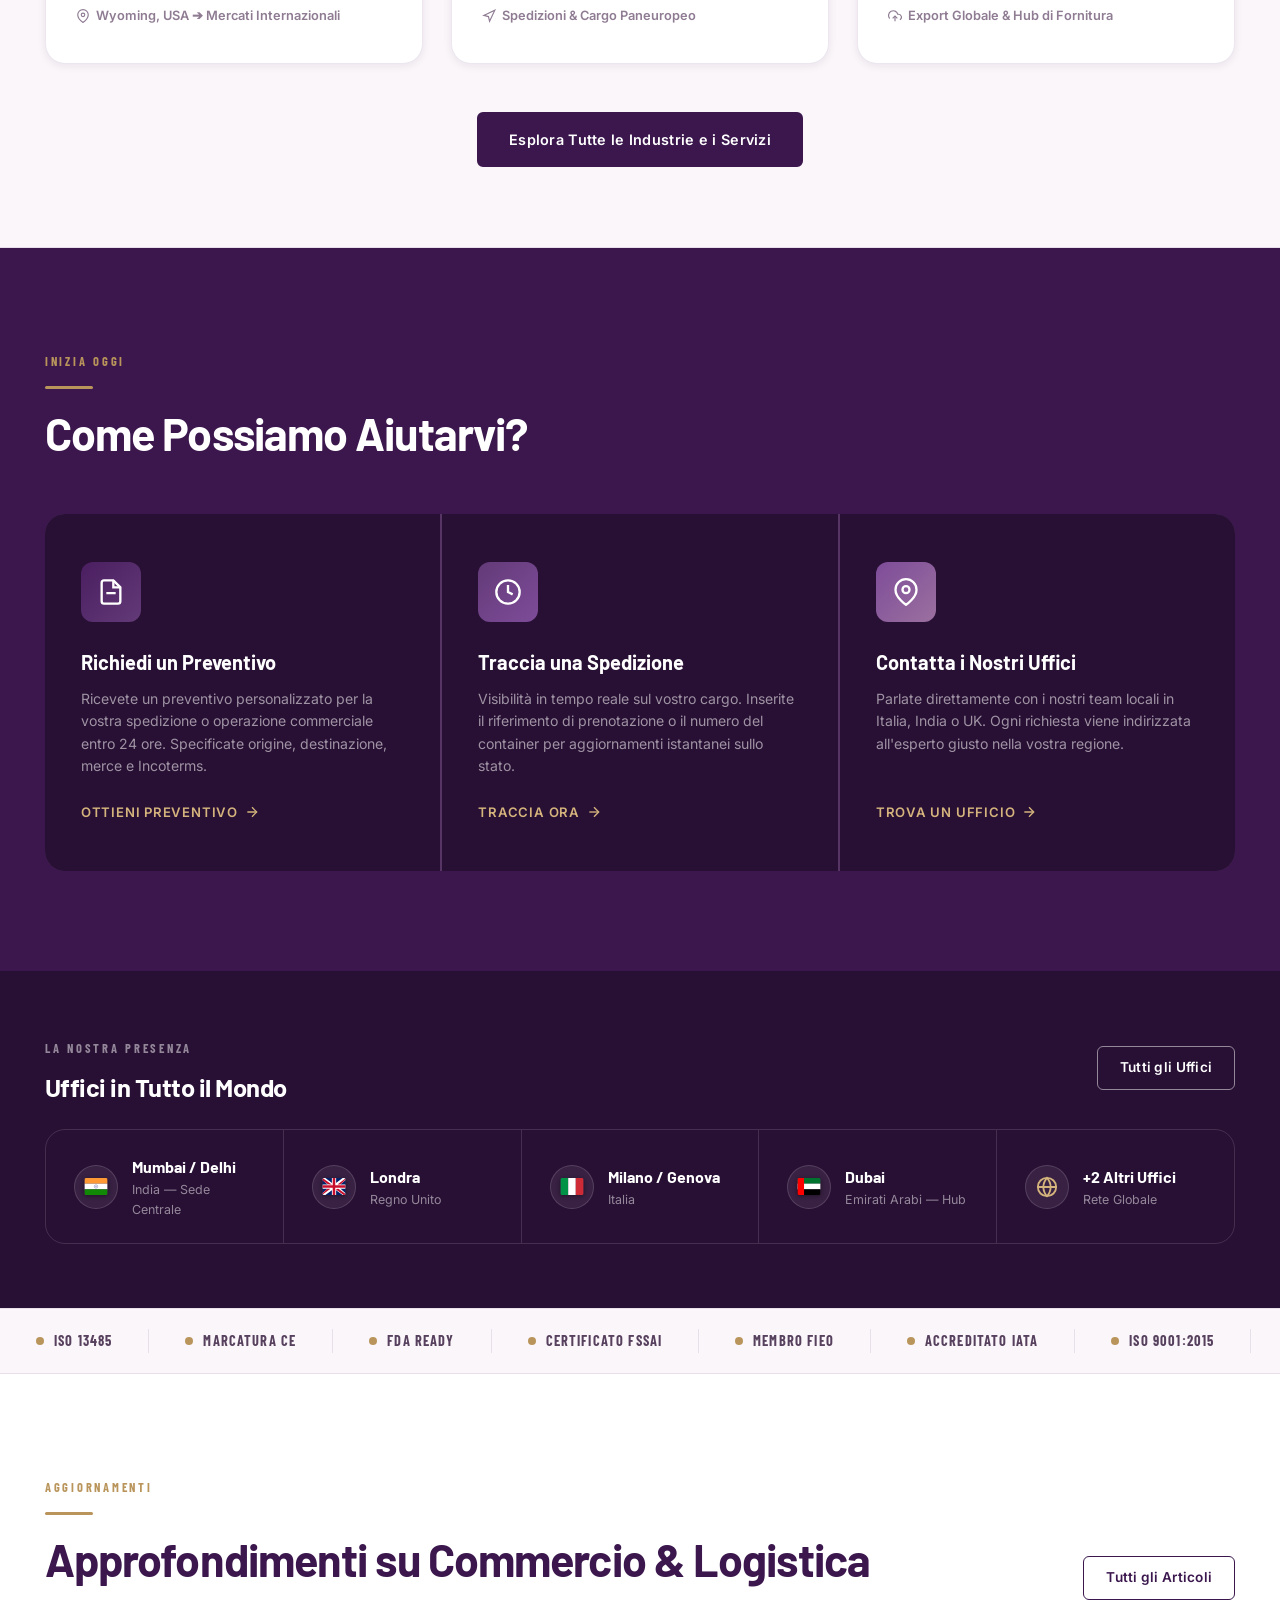
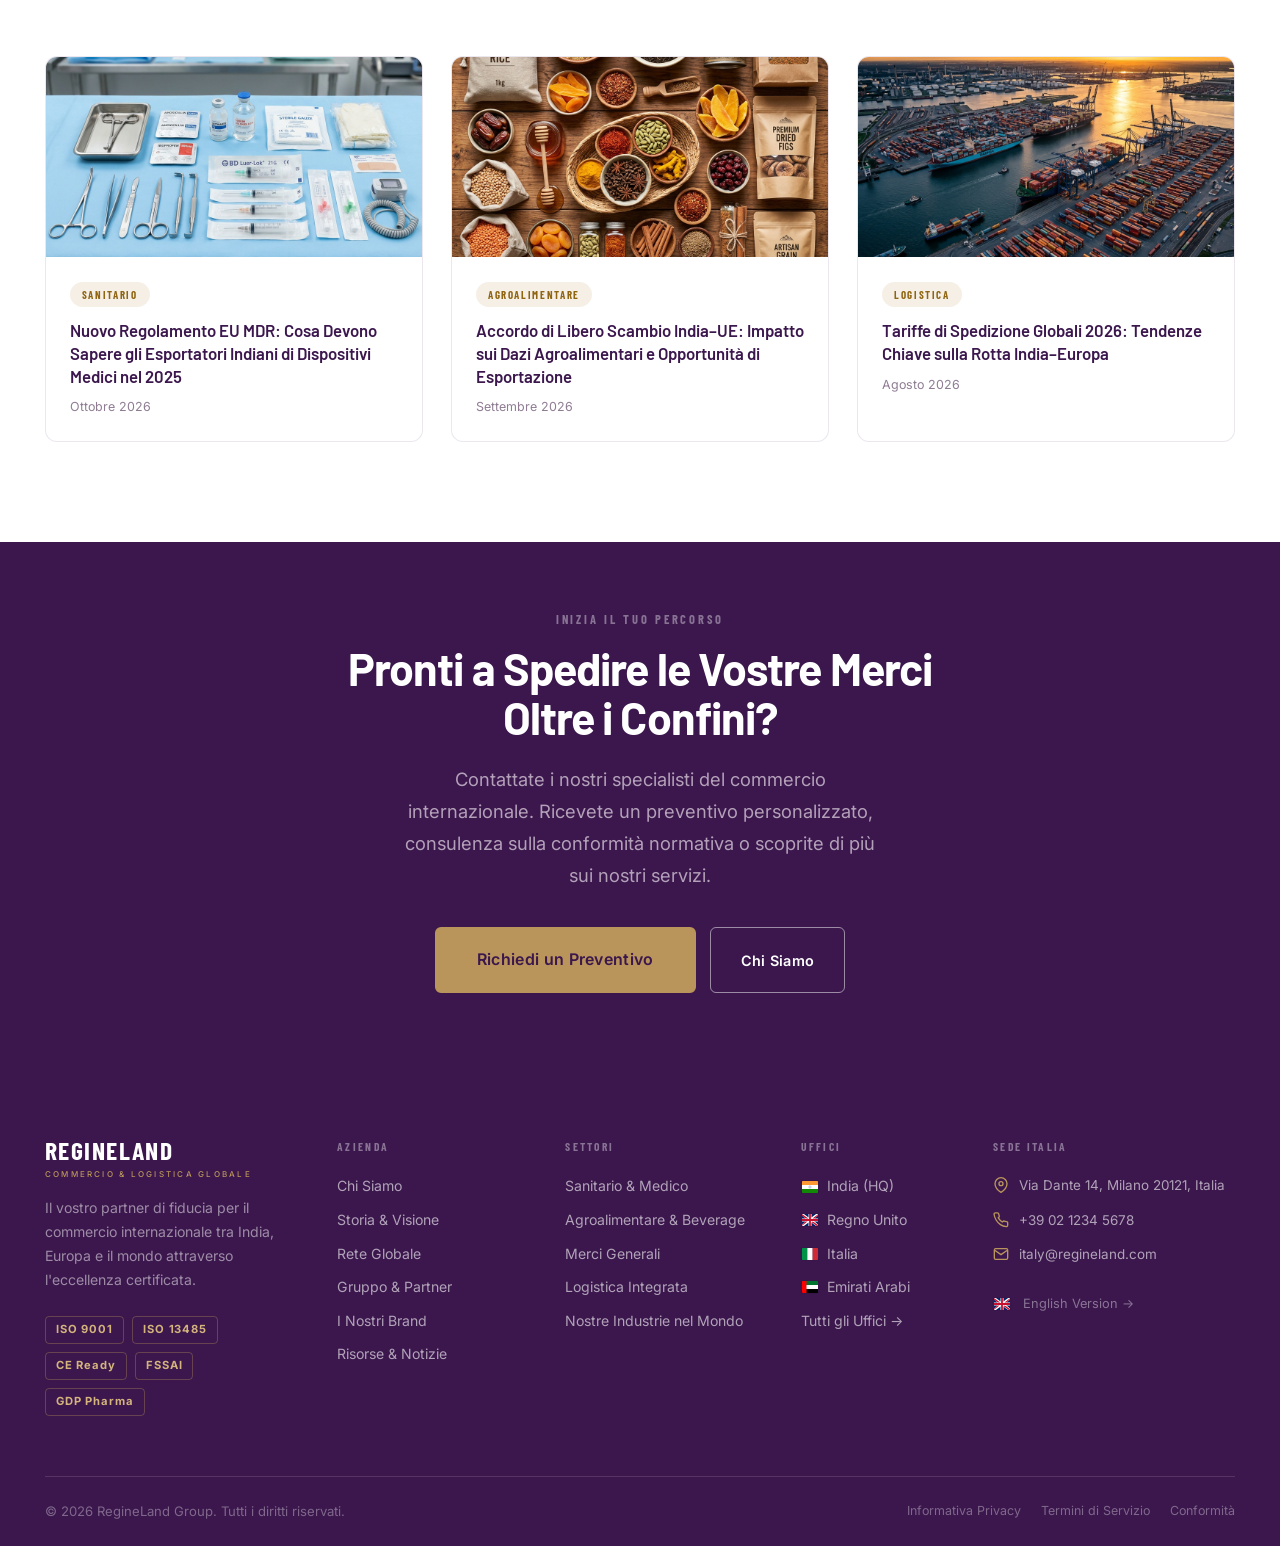
<file: it/index.html>
<!DOCTYPE html>
<html lang="it" itemscope itemtype="http://schema.org/WebPage">
<head>
  <meta charset="utf-8">
  <meta name="viewport" content="width=device-width, initial-scale=1">
  <meta http-equiv="X-UA-Compatible" content="IE=edge">
  <title>RegineLand Group — Logistica &amp; Commercio Globale | India · Europa · Mondo</title>
  <meta name="description" content="RegineLand Group è il vostro partner di fiducia per il commercio internazionale — prodotti sanitari, agroalimentare e cargo dalla logistica tra India, Italia, UK e il mondo.">
  <meta property="og:title" content="RegineLand Group — Logistica e Commercio Internazionale">
  <meta property="og:type" content="website">
  <meta property="og:url" content="https://www.regineland.com/it/">
  <link rel="canonical" href="https://www.regineland.com/it/">
  <link rel="alternate" hreflang="en" href="https://www.regineland.com/">
  <link rel="alternate" hreflang="it" href="https://www.regineland.com/it/">
  <link rel="preconnect" href="https://fonts.googleapis.com">
  <link rel="preconnect" href="https://fonts.gstatic.com" crossorigin>
  <link href="https://fonts.googleapis.com/css2?family=Barlow:ital,wght@0,300;0,400;0,600;0,700;0,800;1,700&family=Barlow+Condensed:wght@600;700;800&family=Inter:wght@300;400;500;600;700&display=swap" rel="stylesheet">
  <link rel="stylesheet" href="../style.css">
</head>
<body data-page="home">

  <!-- =============================================
       SITE HEADER (Loaded via components.js)
       ============================================= -->
  <header class="site-header" id="site-header"></header>

  <main>

    <!-- HERO -->
    <section class="hero" id="hero" aria-label="Hero — Logistica e Commercio Globale">
      <div class="hero-slide active" id="hero-slide-1" style="background-image: url('../assets/hero_logistics.png');" aria-hidden="true"></div>
      <div class="hero-slide" id="hero-slide-2" style="background-image: url('../assets/hero_medical.png');" aria-hidden="true"></div>
      <div class="hero-slide" id="hero-slide-3" style="background-image: url('../assets/hero_food_agri.png');" aria-hidden="true"></div>

      <div class="hero-content">
        <div class="hero-inner">
          <div class="hero-badge" id="hero-badge">
            <span class="hero-badge-dot" aria-hidden="true"></span>
            India · Europa · Il Mondo
          </div>
          <h1 class="hero-title" id="hero-title">
            Il Vostro Ponte Globale<br>per Logistica e Commercio tra<br>
            <em class="hero-title-accent">India, Europa</em><br>e il Mondo
          </h1>
          <p class="hero-subtitle" id="hero-subtitle">
            RegineLand Group collega mercati su diversi continenti — offrendo soluzioni di commercio conformi, affidabili ed efficienti nel settore sanitario, agroalimentare e cargo.
          </p>
          <div class="hero-actions" id="hero-actions">
            <a href="contact.html#preventivo" class="btn btn-gold btn-lg" id="hero-cta-quote">
              <svg xmlns="http://www.w3.org/2000/svg" viewBox="0 0 24 24" fill="none" stroke="currentColor" stroke-width="2" class="btn-icon"><path d="M14 2H6a2 2 0 0 0-2 2v16a2 2 0 0 0 2 2h12a2 2 0 0 0 2-2V8z"/><polyline points="14 2 14 8 20 8"/></svg>
              Richiedi un Preventivo
            </a>
            <a href="sectors.html" class="btn btn-outline-white" id="hero-cta-sectors">I Nostri Settori</a>
            <a href="network.html" class="btn btn-outline-white" id="hero-cta-network">I Nostri Uffici</a>
          </div>
          <div class="hero-stats" id="hero-stats" role="list">
            <div class="hero-stat" role="listitem">
              <div class="hero-stat-num" data-count="15">15+</div>
              <div class="hero-stat-label">Anni di Esperienza</div>
            </div>
            <div class="hero-stat" role="listitem">
              <div class="hero-stat-num" data-count="500">500K+</div>
              <div class="hero-stat-label">Tonnellate di Cargo</div>
            </div>
            <div class="hero-stat" role="listitem">
              <div class="hero-stat-num" data-count="40">40+</div>
              <div class="hero-stat-label">Paesi Serviti</div>
            </div>
            <div class="hero-stat" role="listitem">
              <div class="hero-stat-num" data-count="6">6</div>
              <div class="hero-stat-label">Uffici Diretti</div>
            </div>
          </div>
        </div>
      </div>

      <div class="hero-controls" id="hero-controls" role="tablist">
        <button class="hero-dot active" id="hero-dot-1" role="tab" aria-selected="true"></button>
        <button class="hero-dot" id="hero-dot-2" role="tab" aria-selected="false"></button>
        <button class="hero-dot" id="hero-dot-3" role="tab" aria-selected="false"></button>
      </div>
      <div class="hero-scroll" id="hero-scroll" aria-hidden="true">
        <span>Scorri</span>
        <div class="hero-scroll-line"></div>
      </div>
    </section>

    <!-- STATS BAND -->
    <div class="stats-band" id="stats-band">
      <div class="stats-band-inner">
        <div class="stat-block reveal"><div class="stat-big" data-count="15">15+</div><div class="stat-desc">Anni di Commercio Internazionale</div></div>
        <div class="stat-block reveal d1"><div class="stat-big" data-count="500">500K+</div><div class="stat-desc">Tonnellate di Merce Gestita</div></div>
        <div class="stat-block reveal d2"><div class="stat-big" data-count="40">40+</div><div class="stat-desc">Paesi Serviti</div></div>
        <div class="stat-block reveal d3"><div class="stat-big" data-count="6">6</div><div class="stat-desc">Uffici Internazionali Diretti</div></div>
      </div>
    </div>

    <!-- SETTORI -->
    <section class="section sectors-overview" id="sectors-overview" aria-labelledby="sectors-heading">
      <div class="container">
        <div class="section-header centered reveal">
          <span class="eyebrow">Cosa Gestiamo</span>
          <div class="divider divider-center" aria-hidden="true"></div>
          <h2 class="section-title" id="sectors-heading">Tre Settori.<br>Un Partner di Fiducia.</h2>
          <p class="lead">Dai dispositivi medici sterili ai prodotti agroalimentari premium e al cargo industriale — gestiamo l'intera catena di fornitura con precisione e conformità.</p>
        </div>
        <div class="sectors-grid" id="sectors-grid">
          <article class="sector-card reveal" id="sector-healthcare-card">
            <div class="sector-card-img" style="background-image: url('../assets/hero_medical.png');" aria-hidden="true"></div>
            <div class="sector-card-overlay" aria-hidden="true"></div>
            <div class="sector-card-body">
              <div class="sector-card-icon" aria-hidden="true">
                <svg xmlns="http://www.w3.org/2000/svg" viewBox="0 0 24 24" fill="none" stroke="currentColor" stroke-width="1.5"><path d="M22 12h-4l-3 9L9 3l-3 9H2"/></svg>
              </div>
              <h2 class="sector-card-name">Sanitario &amp; Dispositivi Medici</h2>
              <p class="sector-card-desc">Dispositivi medici certificati ISO, farmaci e materiali ospedalieri dall'India — supply chain CE/FDA conforme per i mercati europei.</p>
              <a href="sectors.html#healthcare" class="sector-card-link" id="sector-link-healthcare">
                Esplora il Settore
                <svg xmlns="http://www.w3.org/2000/svg" viewBox="0 0 24 24" fill="none" stroke="currentColor" stroke-width="2"><line x1="5" y1="12" x2="19" y2="12"/><polyline points="12 5 19 12 12 19"/></svg>
              </a>
            </div>
          </article>
          <article class="sector-card reveal d1" id="sector-agrifood-card">
            <div class="sector-card-img" style="background-image: url('../assets/hero_food_agri.png');" aria-hidden="true"></div>
            <div class="sector-card-overlay" aria-hidden="true"></div>
            <div class="sector-card-body">
              <div class="sector-card-icon" aria-hidden="true">
                <svg xmlns="http://www.w3.org/2000/svg" viewBox="0 0 24 24" fill="none" stroke="currentColor" stroke-width="1.5" stroke-linecap="round" stroke-linejoin="round">
                  <path d="M2 22 16 8" />
                  <path d="M3.47 12.53 5 11l1.53 1.53a3.5 3.5 0 0 1 0 4.94L5 19l-1.53-1.53a3.5 3.5 0 0 1 0-4.94Z" />
                  <path d="M7.47 8.53 9 7l1.53 1.53a3.5 3.5 0 0 1 0 4.94L9 15l-1.53-1.53a3.5 3.5 0 0 1 0-4.94Z" />
                  <path d="M11.47 4.53 13 3l1.53 1.53a3.5 3.5 0 0 1 0 4.94L13 11l-1.53-1.53a3.5 3.5 0 0 1 0-4.94Z" />
                  <path d="M20 2h2v2a4 4 0 0 1-4 4h-2V6a4 4 0 0 1 4-4Z" />
                  <path d="M11.47 17.47 13 19l-1.53 1.53a3.5 3.5 0 0 1-4.94 0L5 19l1.53-1.53a3.5 3.5 0 0 1 4.94 0Z" />
                  <path d="M15.47 13.47 17 15l-1.53 1.53a3.5 3.5 0 0 1-4.94 0L9 15l1.53-1.53a3.5 3.5 0 0 1 4.94 0Z" />
                  <path d="M19.47 9.47 21 11l-1.53 1.53a3.5 3.5 0 0 1-4.94 0L13 11l1.53-1.53a3.5 3.5 0 0 1 4.94 0Z" /></svg>
              </div>
              <h2 class="sector-card-name">Agroalimentare &amp; Bevande</h2>
              <p class="sector-card-desc">Spezie indiane premium, riso basmati, tè, legumi e alimenti trasformati per le reti di distribuzione europea — piena conformità fitosanitaria e FSSAI.</p>
              <a href="sectors.html#agrifood" class="sector-card-link" id="sector-link-agrifood">
                Esplora il Settore
                <svg xmlns="http://www.w3.org/2000/svg" viewBox="0 0 24 24" fill="none" stroke="currentColor" stroke-width="2"><line x1="5" y1="12" x2="19" y2="12"/><polyline points="12 5 19 12 12 19"/></svg>
              </a>
            </div>
          </article>
          <article class="sector-card reveal d2" id="sector-cargo-card">
            <div class="sector-card-img" style="background-image: url('../assets/hero_logistics.png');" aria-hidden="true"></div>
            <div class="sector-card-overlay" aria-hidden="true"></div>
            <div class="sector-card-body">
              <div class="sector-card-icon" aria-hidden="true">
                <svg xmlns="http://www.w3.org/2000/svg" viewBox="0 0 24 24" fill="none" stroke="currentColor" stroke-width="1.5"><rect x="1" y="3" width="15" height="13" rx="1"/><path d="M16 8h4l3 3v5h-7V8z"/><circle cx="5.5" cy="18.5" r="2.5"/><circle cx="18.5" cy="18.5" r="2.5"/></svg>
              </div>
              <h2 class="sector-card-name">Merci Generali &amp; Industriali</h2>
              <p class="sector-card-desc">Trasporto FCL/LCL via mare, aereo, sdoganamento e magazzinaggio per beni industriali, tessili, macchinari e componenti manifatturieri.</p>
              <a href="sectors.html#cargo" class="sector-card-link" id="sector-link-cargo">
                Esplora il Settore
                <svg xmlns="http://www.w3.org/2000/svg" viewBox="0 0 24 24" fill="none" stroke="currentColor" stroke-width="2"><line x1="5" y1="12" x2="19" y2="12"/><polyline points="12 5 19 12 12 19"/></svg>
              </a>
            </div>
          </article>
        </div>
      </div>
    </section>

    <!-- ============ LE NOSTRE INDUSTRIE NEL MONDO ============ -->
    <section class="section industries-section" id="industries" aria-labelledby="industries-heading">
      <div class="container">
        <div class="section-header centered reveal" id="industries-header">
          <span class="eyebrow">The RegineLand Group</span>
          <div class="divider divider-center" aria-hidden="true"></div>
          <h2 class="section-title" id="industries-heading">Le Nostre Industrie nel Mondo</h2>
          <p class="lead" style="max-width: 720px; margin: 0 auto;">Sei realtà operative specializzate che guidano la nostra presenza globale — unendo tradizione regionale, sanità certificata, cosmesi d'eccellenza, agrobusiness sostenibile, logistica europea e commercio internazionale.</p>
        </div>

        <div class="industries-grid" id="industries-grid">

          <!-- 01 Flavours Foods International -->
          <article class="industry-card reveal" id="industry-01">
            <div class="industry-card-top">
              <span class="industry-num">01</span>
              <span class="industry-badge badge-food">Alimentare &amp; Gourmet</span>
            </div>
            <div class="industry-card-icon" aria-hidden="true">
              <svg xmlns="http://www.w3.org/2000/svg" viewBox="0 0 24 24" fill="none" stroke="currentColor" stroke-width="2" stroke-linecap="round" stroke-linejoin="round"><path d="M18 8h1a4 4 0 0 1 0 8h-1"/><path d="M2 8h16v9a4 4 0 0 1-4 4H6a4 4 0 0 1-4-4V8z"/><line x1="6" y1="1" x2="6" y2="4"/><line x1="10" y1="1" x2="10" y2="4"/><line x1="14" y1="1" x2="14" y2="4"/></svg>
            </div>
            <h3 class="industry-name">Flavours Foods International</h3>
            <p class="industry-desc">Distribuzione di alimenti tradizionali del Kerala e prodotti gourmet internazionali sui mercati mondiali.</p>
            <div class="industry-footer">
              <span class="industry-scope">
                <svg xmlns="http://www.w3.org/2000/svg" viewBox="0 0 24 24" fill="none" stroke="currentColor" stroke-width="2" width="14" height="14"><circle cx="12" cy="12" r="10"/><path d="M12 2a15.3 15.3 0 0 1 4 10 15.3 15.3 0 0 1-4 10 15.3 15.3 0 0 1-4-10 15.3 15.3 0 0 1 4-10z"/></svg>
                Kerala, India ➔ Mercati Globali
              </span>
            </div>
          </article>

          <!-- 02 RegineLand MediCare + -->
          <article class="industry-card reveal d1" id="industry-02">
            <div class="industry-card-top">
              <span class="industry-num">02</span>
              <span class="industry-badge badge-healthcare">Sanitario</span>
            </div>
            <div class="industry-card-icon" aria-hidden="true">
              <svg xmlns="http://www.w3.org/2000/svg" viewBox="0 0 24 24" fill="none" stroke="currentColor" stroke-width="2" stroke-linecap="round" stroke-linejoin="round"><path d="M22 12h-4l-3 9L9 3l-3 9H2"/></svg>
            </div>
            <h3 class="industry-name">RegineLand MediCare +</h3>
            <p class="industry-desc">Fornitura di prodotti sanitari essenziali con qualità e affidabilità senza compromessi in tutto il mondo.</p>
            <div class="industry-footer">
              <span class="industry-scope">
                <svg xmlns="http://www.w3.org/2000/svg" viewBox="0 0 24 24" fill="none" stroke="currentColor" stroke-width="2" width="14" height="14"><path d="M12 22s8-4 8-10V5l-8-3-8 3v7c0 6 8 10 8 10z"/></svg>
                Dispositivi Medici Certificati
              </span>
            </div>
          </article>

          <!-- 03 RegineCeleste -->
          <article class="industry-card reveal d2" id="industry-03">
            <div class="industry-card-top">
              <span class="industry-num">03</span>
              <span class="industry-badge badge-beauty">Bellezza &amp; Skincare</span>
            </div>
            <div class="industry-card-icon" aria-hidden="true">
              <svg xmlns="http://www.w3.org/2000/svg" viewBox="0 0 24 24" fill="none" stroke="currentColor" stroke-width="2" stroke-linecap="round" stroke-linejoin="round"><polygon points="12 2 15.09 8.26 22 9.27 17 14.14 18.18 21.02 12 17.77 5.82 21.02 7 14.14 2 9.27 8.91 8.26 12 2"/></svg>
            </div>
            <h3 class="industry-name">RegineCeleste</h3>
            <p class="industry-desc">Soluzioni cosmetiche e skincare di alta gamma che fondono innovazione ed eleganza.</p>
            <div class="industry-footer">
              <a href="https://regineceleste.com/" target="_blank" rel="noopener noreferrer" class="industry-link" id="index-link-regineceleste-it">
                RegineCeleste.com
                <svg xmlns="http://www.w3.org/2000/svg" viewBox="0 0 24 24" fill="none" stroke="currentColor" stroke-width="2" width="14" height="14"><line x1="7" y1="17" x2="17" y2="7"/><polyline points="7 7 17 7 17 17"/></svg>
              </a>
            </div>
          </article>

          <!-- 04 Cannberry Farms. -->
          <article class="industry-card reveal" id="industry-04">
            <div class="industry-card-top">
              <span class="industry-num">04</span>
              <span class="industry-badge badge-agri">Agribusiness</span>
            </div>
            <div class="industry-card-icon" aria-hidden="true">
              <svg xmlns="http://www.w3.org/2000/svg" viewBox="0 0 24 24" fill="none" stroke="currentColor" stroke-width="2" stroke-linecap="round" stroke-linejoin="round">
                  <path d="M2 22 16 8" />
                  <path d="M3.47 12.53 5 11l1.53 1.53a3.5 3.5 0 0 1 0 4.94L5 19l-1.53-1.53a3.5 3.5 0 0 1 0-4.94Z" />
                  <path d="M7.47 8.53 9 7l1.53 1.53a3.5 3.5 0 0 1 0 4.94L9 15l-1.53-1.53a3.5 3.5 0 0 1 0-4.94Z" />
                  <path d="M11.47 4.53 13 3l1.53 1.53a3.5 3.5 0 0 1 0 4.94L13 11l-1.53-1.53a3.5 3.5 0 0 1 0-4.94Z" />
                  <path d="M20 2h2v2a4 4 0 0 1-4 4h-2V6a4 4 0 0 1 4-4Z" />
                  <path d="M11.47 17.47 13 19l-1.53 1.53a3.5 3.5 0 0 1-4.94 0L5 19l1.53-1.53a3.5 3.5 0 0 1 4.94 0Z" />
                  <path d="M15.47 13.47 17 15l-1.53 1.53a3.5 3.5 0 0 1-4.94 0L9 15l1.53-1.53a3.5 3.5 0 0 1 4.94 0Z" />
                  <path d="M19.47 9.47 21 11l-1.53 1.53a3.5 3.5 0 0 1-4.94 0L13 11l1.53-1.53a3.5 3.5 0 0 1 4.94 0Z" /></svg>
            </div>
            <h3 class="industry-name">Cannberry Farms.</h3>
            <p class="industry-desc">Produzione e distribuzione di frutta in scatola di alta qualità dal Wyoming (USA) ai mercati internazionali.</p>
            <div class="industry-footer">
              <span class="industry-scope">
                <svg xmlns="http://www.w3.org/2000/svg" viewBox="0 0 24 24" fill="none" stroke="currentColor" stroke-width="2" width="14" height="14"><path d="M21 10c0 7-9 13-9 13s-9-6-9-13a9 9 0 0 1 18 0z"/><circle cx="12" cy="10" r="3"/></svg>
                Wyoming, USA ➔ Mercati Internazionali
              </span>
            </div>
          </article>

          <!-- 05 Wessland Logistics Europe -->
          <article class="industry-card reveal d1" id="industry-05">
            <div class="industry-card-top">
              <span class="industry-num">05</span>
              <span class="industry-badge badge-logistics">Logistica &amp; Cargo</span>
            </div>
            <div class="industry-card-icon" aria-hidden="true">
              <svg xmlns="http://www.w3.org/2000/svg" viewBox="0 0 24 24" fill="none" stroke="currentColor" stroke-width="2" stroke-linecap="round" stroke-linejoin="round"><rect x="1" y="3" width="15" height="13" rx="1"/><path d="M16 8h4l3 3v5h-7V8z"/><circle cx="5.5" cy="18.5" r="2.5"/><circle cx="18.5" cy="18.5" r="2.5"/></svg>
            </div>
            <h3 class="industry-name">Wessland Logistics Europe</h3>
            <p class="industry-desc">Operazioni di spedizione e trasporto merci efficienti e affidabili per aziende in tutta Europa.</p>
            <div class="industry-footer">
              <span class="industry-scope">
                <svg xmlns="http://www.w3.org/2000/svg" viewBox="0 0 24 24" fill="none" stroke="currentColor" stroke-width="2" width="14" height="14"><polygon points="3 11 22 2 13 21 11 13 3 11"/></svg>
                Spedizioni &amp; Cargo Paneuropeo
              </span>
            </div>
          </article>

          <!-- 06 Kochuparambil Exporters -->
          <article class="industry-card reveal d2" id="industry-06">
            <div class="industry-card-top">
              <span class="industry-num">06</span>
              <span class="industry-badge badge-trade">Commercio Estero</span>
            </div>
            <div class="industry-card-icon" aria-hidden="true">
              <svg xmlns="http://www.w3.org/2000/svg" viewBox="0 0 24 24" fill="none" stroke="currentColor" stroke-width="2" stroke-linecap="round" stroke-linejoin="round"><circle cx="12" cy="12" r="10"/><line x1="2" y1="12" x2="22" y2="12"/><path d="M12 2a15.3 15.3 0 0 1 4 10 15.3 15.3 0 0 1-4 10 15.3 15.3 0 0 1-4-10 15.3 15.3 0 0 1 4-10z"/></svg>
            </div>
            <h3 class="industry-name">Kochuparambil Exporters</h3>
            <p class="industry-desc">Supporto all'export commerciale, collegando prodotti autentici con acquirenti in tutto il mondo.</p>
            <div class="industry-footer">
              <span class="industry-scope">
                <svg xmlns="http://www.w3.org/2000/svg" viewBox="0 0 24 24" fill="none" stroke="currentColor" stroke-width="2" width="14" height="14"><polyline points="16 16 12 12 8 16"/><line x1="12" y1="12" x2="12" y2="21"/><path d="M20.39 18.39A5 5 0 0 0 18 9h-1.26A8 8 0 1 0 3 16.3"/></svg>
                Export Globale &amp; Hub di Fornitura
              </span>
            </div>
          </article>

        </div>

        <div style="margin-top: 48px; text-align: center;" class="reveal">
          <a href="sectors.html#industries" class="btn btn-navy" id="index-industries-cta-it">Esplora Tutte le Industrie e i Servizi</a>
        </div>
      </div>
    </section>

    <!-- AZIONI RAPIDE -->
    <section class="section quick-actions" id="quick-actions" aria-labelledby="quick-heading">
      <div class="container">
        <div class="section-header reveal">
          <span class="eyebrow">Inizia Oggi</span>
          <div class="divider" aria-hidden="true"></div>
          <h2 class="section-title section-title-light" id="quick-heading">Come Possiamo Aiutarvi?</h2>
        </div>
        <div class="quick-actions-grid" id="quick-actions-grid">
          <a href="contact.html#preventivo" class="quick-action-card reveal" id="qa-quote">
            <div class="qa-icon qa-icon-gold" aria-hidden="true"><svg xmlns="http://www.w3.org/2000/svg" viewBox="0 0 24 24" fill="none" stroke="currentColor" stroke-width="2"><path d="M14 2H6a2 2 0 0 0-2 2v16a2 2 0 0 0 2 2h12a2 2 0 0 0 2-2V8z"/><polyline points="14 2 14 8 20 8"/><line x1="16" y1="13" x2="8" y2="13"/></svg></div>
            <h3 class="qa-title">Richiedi un Preventivo</h3>
            <p class="qa-desc">Ricevete un preventivo personalizzato per la vostra spedizione o operazione commerciale entro 24 ore. Specificate origine, destinazione, merce e Incoterms.</p>
            <span class="qa-arrow">Ottieni Preventivo <svg xmlns="http://www.w3.org/2000/svg" viewBox="0 0 24 24" fill="none" stroke="currentColor" stroke-width="2"><line x1="5" y1="12" x2="19" y2="12"/><polyline points="12 5 19 12 12 19"/></svg></span>
          </a>
          <a href="contact.html#tracciamento" class="quick-action-card reveal d1" id="qa-track">
            <div class="qa-icon qa-icon-blue" aria-hidden="true"><svg xmlns="http://www.w3.org/2000/svg" viewBox="0 0 24 24" fill="none" stroke="currentColor" stroke-width="2"><circle cx="12" cy="12" r="10"/><polyline points="12 6 12 12 16 14"/></svg></div>
            <h3 class="qa-title">Traccia una Spedizione</h3>
            <p class="qa-desc">Visibilità in tempo reale sul vostro cargo. Inserite il riferimento di prenotazione o il numero del container per aggiornamenti istantanei sullo stato.</p>
            <span class="qa-arrow">Traccia Ora <svg xmlns="http://www.w3.org/2000/svg" viewBox="0 0 24 24" fill="none" stroke="currentColor" stroke-width="2"><line x1="5" y1="12" x2="19" y2="12"/><polyline points="12 5 19 12 12 19"/></svg></span>
          </a>
          <a href="network.html" class="quick-action-card reveal d2" id="qa-offices">
            <div class="qa-icon qa-icon-teal" aria-hidden="true"><svg xmlns="http://www.w3.org/2000/svg" viewBox="0 0 24 24" fill="none" stroke="currentColor" stroke-width="2"><path d="M21 10c0 7-9 13-9 13s-9-6-9-13a9 9 0 0 1 18 0z"/><circle cx="12" cy="10" r="3"/></svg></div>
            <h3 class="qa-title">Contatta i Nostri Uffici</h3>
            <p class="qa-desc">Parlate direttamente con i nostri team locali in Italia, India o UK. Ogni richiesta viene indirizzata all'esperto giusto nella vostra regione.</p>
            <span class="qa-arrow">Trova un Ufficio <svg xmlns="http://www.w3.org/2000/svg" viewBox="0 0 24 24" fill="none" stroke="currentColor" stroke-width="2"><line x1="5" y1="12" x2="19" y2="12"/><polyline points="12 5 19 12 12 19"/></svg></span>
          </a>
        </div>
      </div>
    </section>

    <!-- RETE GLOBALE STRIP -->
    <section class="section-sm network-strip" id="network-strip">
      <div class="container">
        <div style="display: flex; align-items: center; justify-content: space-between; margin-bottom: 28px; flex-wrap: wrap; gap: 16px;">
          <div>
            <span class="eyebrow" style="color: rgba(255,255,255,0.5)">La Nostra Presenza</span>
            <h2 class="section-title section-title-light" style="font-size: 1.6rem; margin-bottom: 0;">Uffici in Tutto il Mondo</h2>
          </div>
          <a href="network.html" class="btn btn-outline-white btn-sm" id="offices-view-all">Tutti gli Uffici</a>
        </div>
        <div class="network-offices reveal" id="network-offices">
          <div class="office-pill"><div class="office-flag"><svg class="flag-icon-lg" viewBox="0 0 640 480" width="24" height="17" aria-hidden="true"><rect width="640" height="160" fill="#f93"/><rect y="160" width="640" height="160" fill="#fff"/><rect y="320" width="640" height="160" fill="#128807"/><circle cx="320" cy="240" r="48" fill="none" stroke="#008" stroke-width="8"/><circle cx="320" cy="240" r="12" fill="#008"/></svg></div><div class="office-info"><div class="office-city">Mumbai / Delhi</div><div class="office-country">India — Sede Centrale</div></div></div>
          <div class="office-pill"><div class="office-flag"><svg class="flag-icon-lg" viewBox="0 0 640 480" width="24" height="17" aria-hidden="true"><path fill="#012169" d="M0 0h640v480H0z"/><path fill="#fff" d="m75 0 245 180L565 0h75v60L435 240l205 180v60h-75L320 300 75 480H0v-60l205-180L0 60V0h75z"/><path fill="#c8102e" d="m424 288 216 156v36h-48L376 324l48-36zM640 0v12L420 180l48 36L640 48V0zM0 480v-12l220-168-48-36L0 432v48zm0-480 264 192-48 36L0 72V0z"/><path fill="#fff" d="M260 0h120v480H260zM0 180h640v120H0z"/><path fill="#c8102e" d="M284 0h72v480h-72zM0 204h640v72H0z"/></svg></div><div class="office-info"><div class="office-city">Londra</div><div class="office-country">Regno Unito</div></div></div>
          <div class="office-pill"><div class="office-flag"><svg class="flag-icon-lg" viewBox="0 0 640 480" width="24" height="17" aria-hidden="true"><rect width="213.3" height="480" fill="#009246"/><rect x="213.3" width="213.3" height="480" fill="#fff"/><rect x="426.7" width="213.3" height="480" fill="#ce2b37"/></svg></div><div class="office-info"><div class="office-city">Milano / Genova</div><div class="office-country">Italia</div></div></div>
          <div class="office-pill"><div class="office-flag"><svg class="flag-icon-lg" viewBox="0 0 640 480" width="24" height="17" aria-hidden="true"><rect width="640" height="160" fill="#00732f"/><rect y="160" width="640" height="160" fill="#fff"/><rect y="320" width="640" height="160" fill="#000"/><rect width="180" height="480" fill="#f00"/></svg></div><div class="office-info"><div class="office-city">Dubai</div><div class="office-country">Emirati Arabi — Hub</div></div></div>
          <div class="office-pill"><div class="office-flag"><svg class="globe-icon" xmlns="http://www.w3.org/2000/svg" viewBox="0 0 24 24" fill="none" stroke="currentColor" stroke-width="2" width="20" height="20"><circle cx="12" cy="12" r="10"/><path d="M12 2a15.3 15.3 0 0 1 4 10 15.3 15.3 0 0 1-4 10 15.3 15.3 0 0 1-4-10 15.3 15.3 0 0 1 4-10z"/><path d="M2 12h20"/></svg></div><div class="office-info"><div class="office-city">+2 Altri Uffici</div><div class="office-country">Rete Globale</div></div></div>
        </div>
      </div>
    </section>

    <!-- CERTIFICAZIONI MARQUEE -->
    <div class="cert-strip" id="cert-strip" role="region" aria-label="Certificazioni e standard">
      <div class="cert-track">
        <span class="cert-item"><span class="cert-item-dot"></span>ISO 13485</span>
        <span class="cert-item"><span class="cert-item-dot"></span>Marcatura CE</span>
        <span class="cert-item"><span class="cert-item-dot"></span>FDA Ready</span>
        <span class="cert-item"><span class="cert-item-dot"></span>Certificato FSSAI</span>
        <span class="cert-item"><span class="cert-item-dot"></span>Membro FIEO</span>
        <span class="cert-item"><span class="cert-item-dot"></span>Accreditato IATA</span>
        <span class="cert-item"><span class="cert-item-dot"></span>ISO 9001:2015</span>
        <span class="cert-item"><span class="cert-item-dot"></span>Sdoganamento EU</span>
        <span class="cert-item"><span class="cert-item-dot"></span>Conformità Fitosanitaria</span>
        <!-- duplicate -->
        <span class="cert-item"><span class="cert-item-dot"></span>ISO 13485</span>
        <span class="cert-item"><span class="cert-item-dot"></span>Marcatura CE</span>
        <span class="cert-item"><span class="cert-item-dot"></span>FDA Ready</span>
        <span class="cert-item"><span class="cert-item-dot"></span>Certificato FSSAI</span>
        <span class="cert-item"><span class="cert-item-dot"></span>Membro FIEO</span>
        <span class="cert-item"><span class="cert-item-dot"></span>Accreditato IATA</span>
        <span class="cert-item"><span class="cert-item-dot"></span>ISO 9001:2015</span>
        <span class="cert-item"><span class="cert-item-dot"></span>Sdoganamento EU</span>
        <span class="cert-item"><span class="cert-item-dot"></span>Conformità Fitosanitaria</span>
      </div>
    </div>

    <!-- NOTIZIE -->
    <section class="section news-preview" id="news-preview" aria-labelledby="news-heading">
      <div class="container">
        <div class="section-header" style="display:flex; justify-content:space-between; align-items:flex-end; flex-wrap:wrap; gap:16px;">
          <div>
            <span class="eyebrow">Aggiornamenti</span>
            <div class="divider" aria-hidden="true"></div>
            <h2 class="section-title" id="news-heading">Approfondimenti su Commercio &amp; Logistica</h2>
          </div>
          <a href="resources.html" class="btn btn-outline-navy btn-sm" id="news-view-all">Tutti gli Articoli</a>
        </div>
        <div class="news-grid reveal" id="news-grid">
          <article class="news-card" id="news-card-1">
            <div class="news-card-img" style="background-image: url('../assets/hero_medical.png');"></div>
            <div class="news-card-body">
              <span class="news-tag">Sanitario</span>
              <h3 class="news-card-title">Nuovo Regolamento EU MDR: Cosa Devono Sapere gli Esportatori Indiani di Dispositivi Medici nel 2025</h3>
              <p class="news-card-date">Ottobre 2026</p>
            </div>
          </article>
          <article class="news-card" id="news-card-2">
            <div class="news-card-img" style="background-image: url('../assets/hero_food_agri.png');"></div>
            <div class="news-card-body">
              <span class="news-tag">Agroalimentare</span>
              <h3 class="news-card-title">Accordo di Libero Scambio India–UE: Impatto sui Dazi Agroalimentari e Opportunità di Esportazione</h3>
              <p class="news-card-date">Settembre 2026</p>
            </div>
          </article>
          <article class="news-card" id="news-card-3">
            <div class="news-card-img" style="background-image: url('../assets/hero_logistics.png');"></div>
            <div class="news-card-body">
              <span class="news-tag">Logistica</span>
              <h3 class="news-card-title">Tariffe di Spedizione Globali 2026: Tendenze Chiave sulla Rotta India–Europa</h3>
              <p class="news-card-date">Agosto 2026</p>
            </div>
          </article>
        </div>
      </div>
    </section>

    <!-- CTA FINALE -->
    <section class="section-sm section-dark" id="cta-banner">
      <div class="container" style="text-align:center;">
        <span class="eyebrow" style="color:rgba(255,255,255,0.4)">Inizia il Tuo Percorso</span>
        <h2 class="section-title section-title-light reveal" style="max-width:600px; margin: 0 auto 20px;">Pronti a Spedire le Vostre Merci<br>Oltre i Confini?</h2>
        <p class="lead lead-light reveal d1" style="max-width:480px; margin: 0 auto 36px;">Contattate i nostri specialisti del commercio internazionale. Ricevete un preventivo personalizzato, consulenza sulla conformità normativa o scoprite di più sui nostri servizi.</p>
        <div style="display:flex; gap:14px; justify-content:center; flex-wrap:wrap;" class="reveal d2">
          <a href="contact.html#preventivo" class="btn btn-gold btn-lg" id="cta-banner-quote">Richiedi un Preventivo</a>
          <a href="about.html" class="btn btn-outline-white" id="cta-banner-about">Chi Siamo</a>
        </div>
      </div>
    </section>

  </main>

  <!-- =============================================
       SITE FOOTER (Loaded via components.js)
       ============================================= -->
  <footer class="site-footer" id="site-footer" role="contentinfo"></footer>

  <script src="../components.js"></script>
  <script src="../script.js"></script>
</body>
</html>
</file>
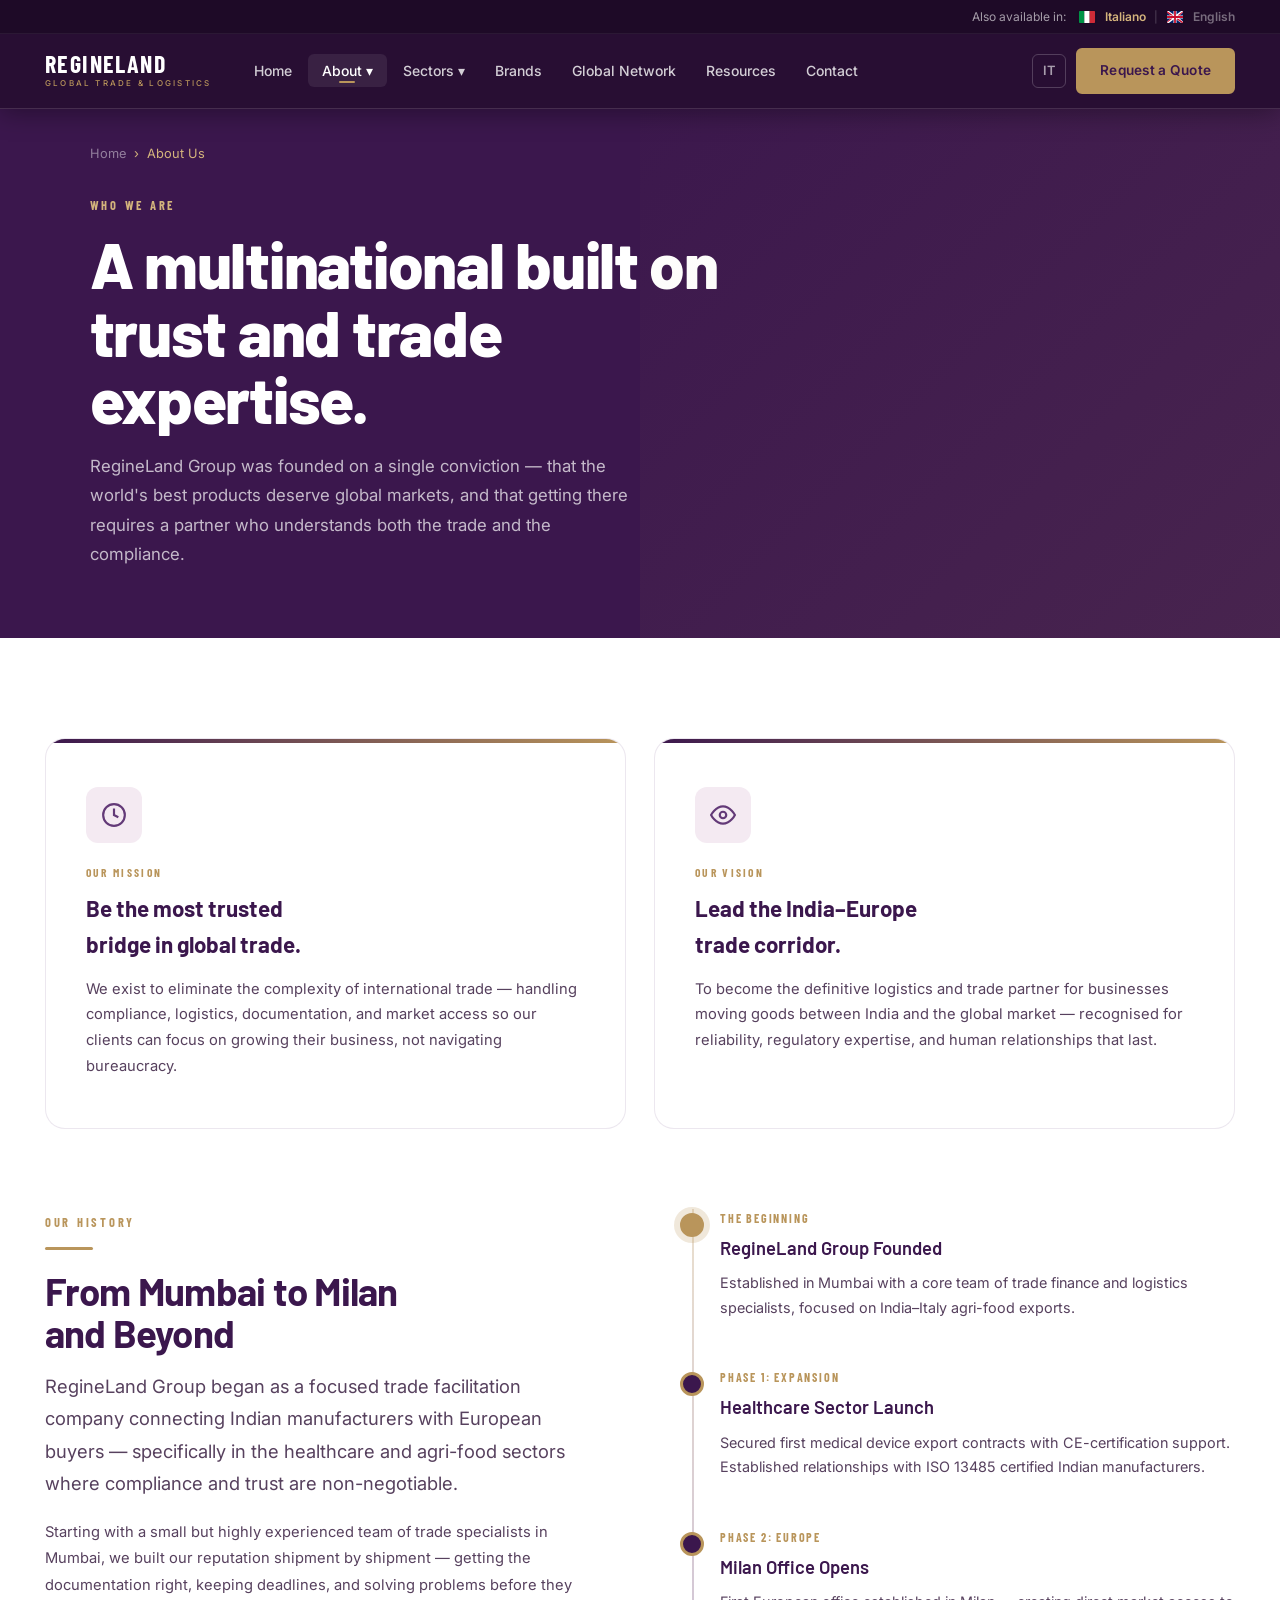
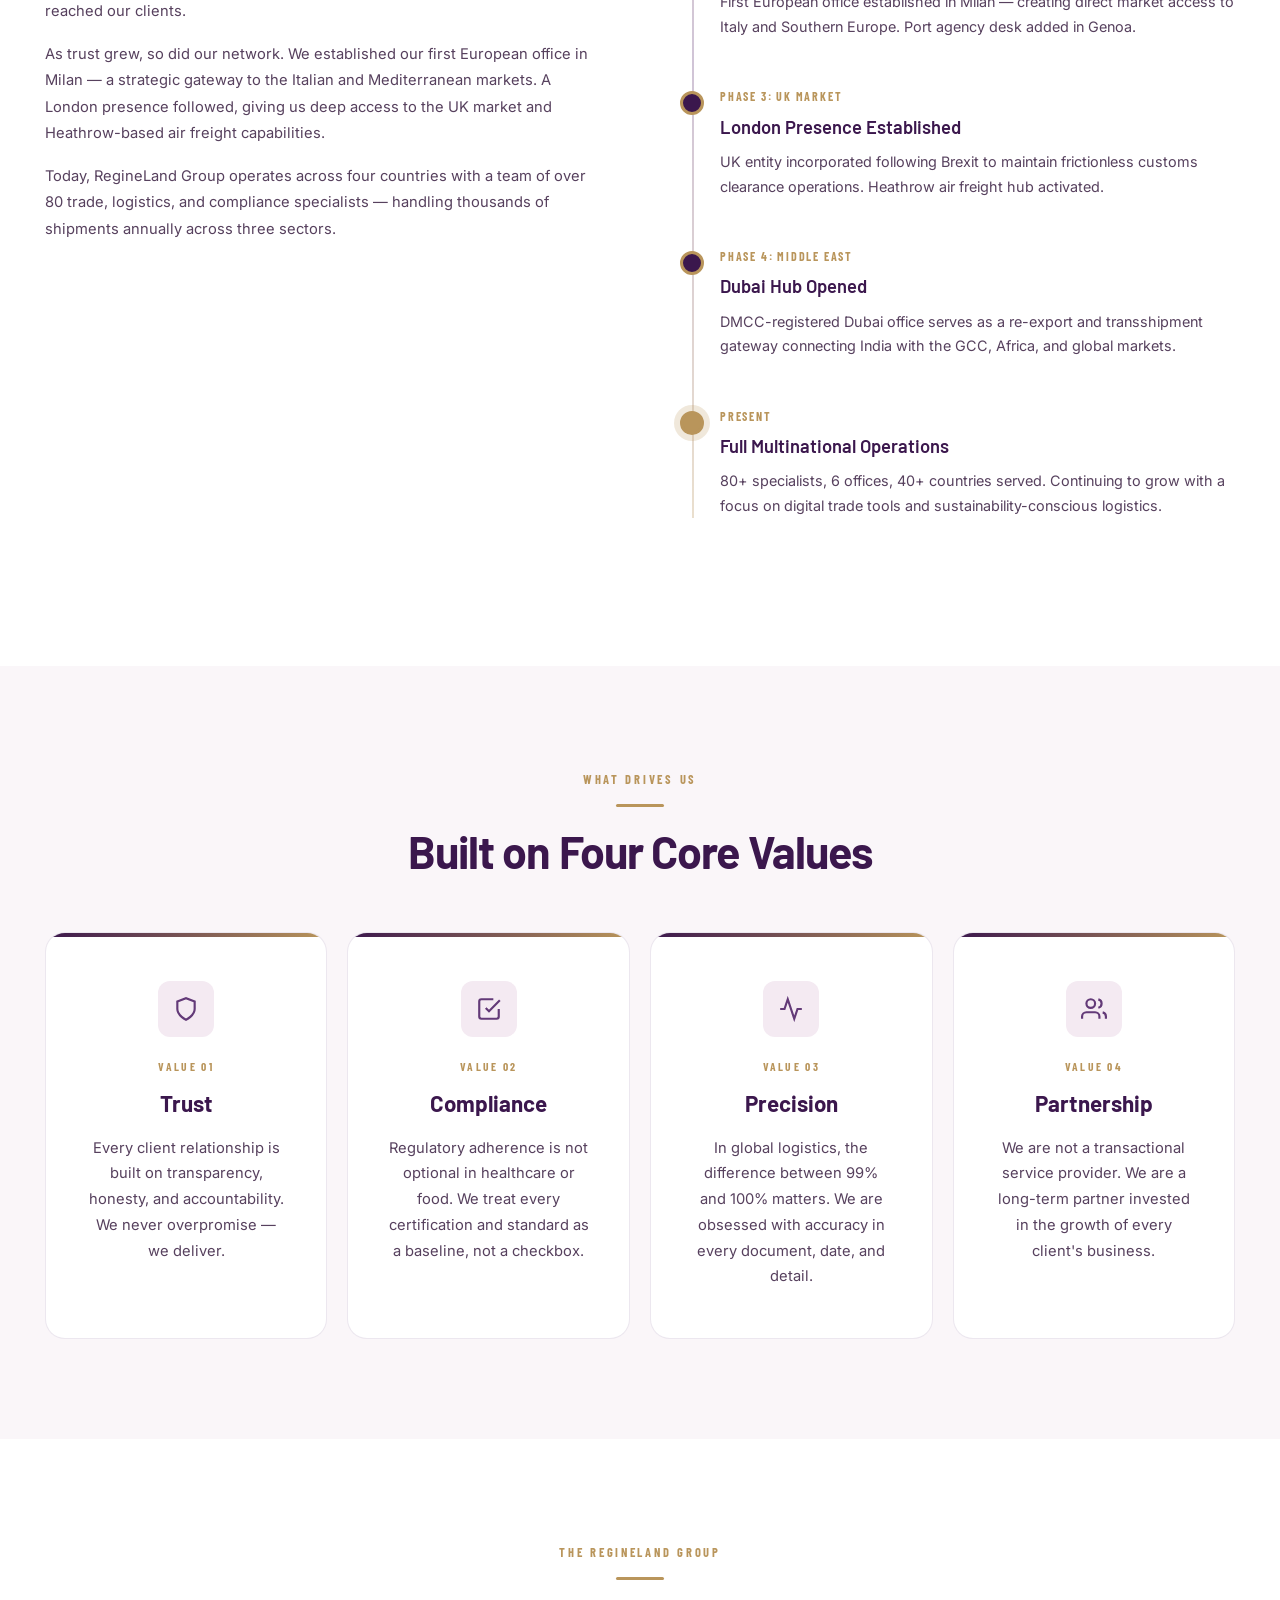
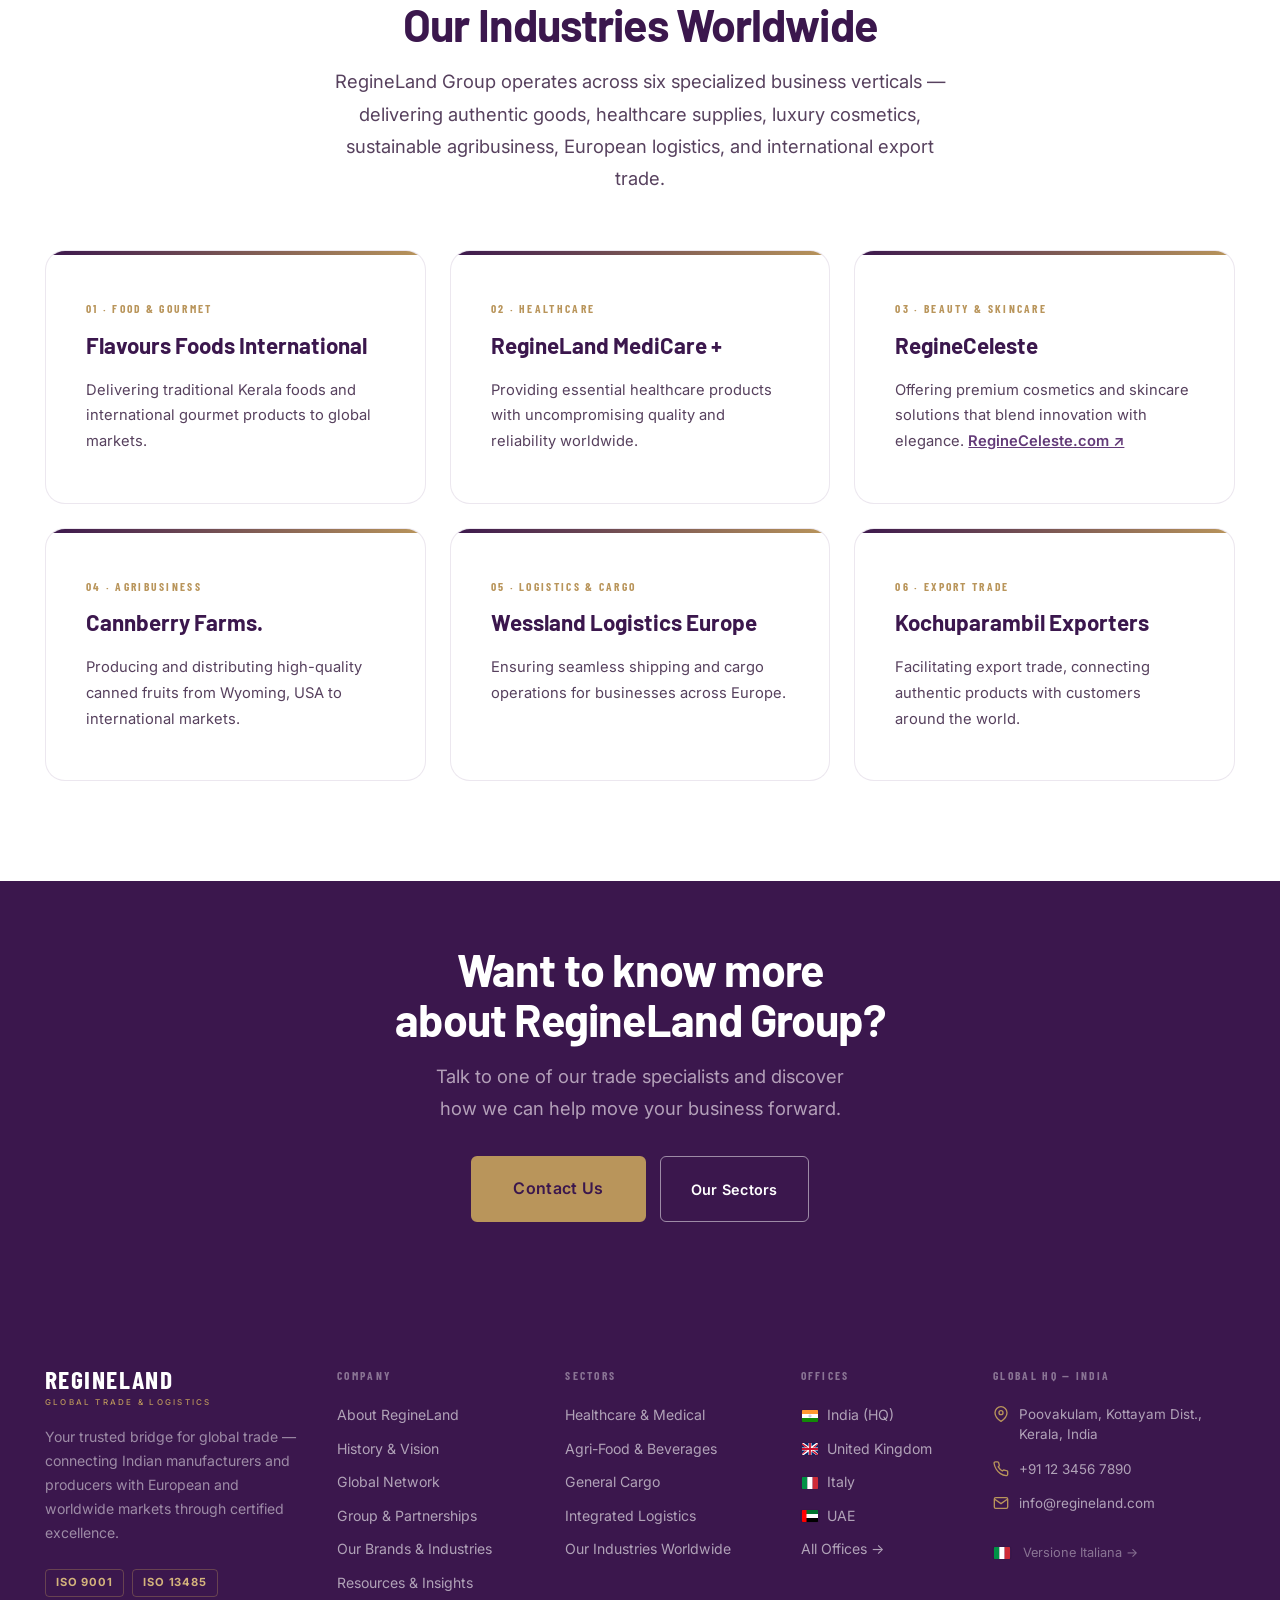
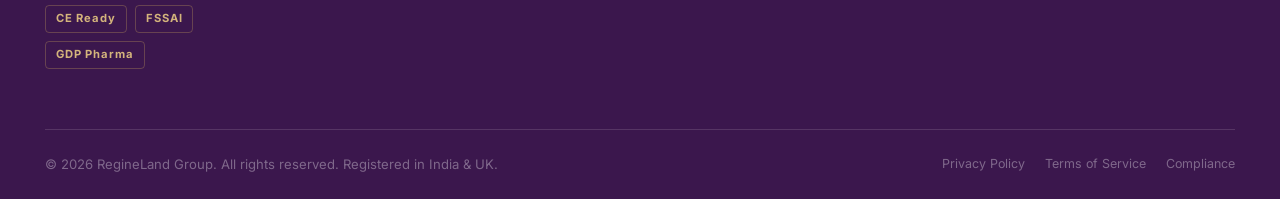
<file: about.html>
<!DOCTYPE html>
<html lang="en" itemscope itemtype="http://schema.org/WebPage">
<head>
  <meta charset="utf-8">
  <meta name="viewport" content="width=device-width, initial-scale=1">
  <title>About Us — RegineLand Group | History, Vision & Global Network</title>
  <meta name="description" content="Learn about RegineLand Group — a multinational trade and logistics company with offices in India, UK, Italy, and UAE, connecting global markets since our founding.">
  <link rel="canonical" href="https://www.regineland.com/about.html">
  <link rel="alternate" hreflang="it" href="https://www.regineland.com/it/about.html">
  <link rel="preconnect" href="https://fonts.googleapis.com">
  <link rel="preconnect" href="https://fonts.gstatic.com" crossorigin>
  <link href="https://fonts.googleapis.com/css2?family=Barlow:ital,wght@0,300;0,400;0,600;0,700;0,800&family=Barlow+Condensed:wght@600;700;800&family=Inter:wght@300;400;500;600;700&display=swap" rel="stylesheet">
  <link rel="stylesheet" href="style.css">
</head>
<body data-page="about">

  <!-- =============================================
       SITE HEADER (Loaded via components.js)
       ============================================= -->
  <header class="site-header" id="site-header"></header>

  <div class="page-header" id="page-header">
    <div class="container">
      <nav class="breadcrumb" aria-label="Breadcrumb"><a href="index.html">Home</a> <span>›</span> <span>About Us</span></nav>
      <span class="eyebrow page-header-eyebrow">Who We Are</span>
      <h1 class="page-header-title">A multinational built on<br>trust and trade expertise.</h1>
      <p class="page-header-desc">RegineLand Group was founded on a single conviction — that the world's best products deserve global markets, and that getting there requires a partner who understands both the trade and the compliance.</p>
    </div>
  </div>

  <main>

    <!-- MISSION & VISION -->
    <section class="section" id="history" aria-labelledby="mv-heading">
      <div class="container">
        <div class="mv-grid reveal" id="mv-grid">
          <div class="mv-card" id="mv-mission">
            <div class="mv-card-icon"><svg xmlns="http://www.w3.org/2000/svg" viewBox="0 0 24 24" fill="none" stroke="currentColor" stroke-width="2"><circle cx="12" cy="12" r="10"/><polyline points="12 6 12 12 16 14"/></svg></div>
            <p class="mv-label">Our Mission</p>
            <h2 class="mv-title" id="mv-heading">Be the most trusted<br>bridge in global trade.</h2>
            <p class="mv-body">We exist to eliminate the complexity of international trade — handling compliance, logistics, documentation, and market access so our clients can focus on growing their business, not navigating bureaucracy.</p>
          </div>
          <div class="mv-card" id="mv-vision">
            <div class="mv-card-icon"><svg xmlns="http://www.w3.org/2000/svg" viewBox="0 0 24 24" fill="none" stroke="currentColor" stroke-width="2"><path d="M1 12s4-8 11-8 11 8 11 8-4 8-11 8-11-8-11-8z"/><circle cx="12" cy="12" r="3"/></svg></div>
            <p class="mv-label">Our Vision</p>
            <h2 class="mv-title">Lead the India–Europe<br>trade corridor.</h2>
            <p class="mv-body">To become the definitive logistics and trade partner for businesses moving goods between India and the global market — recognised for reliability, regulatory expertise, and human relationships that last.</p>
          </div>
        </div>

        <!-- History & Timeline -->
        <div class="history-grid" id="history-grid">
          <div id="history-text">
            <span class="eyebrow">Our History</span>
            <div class="divider" aria-hidden="true"></div>
            <h2 class="section-title" style="font-size: clamp(1.8rem, 3vw, 2.4rem);">From Mumbai to Milan<br>and Beyond</h2>
            <p class="lead" style="margin-bottom: 20px;">RegineLand Group began as a focused trade facilitation company connecting Indian manufacturers with European buyers — specifically in the healthcare and agri-food sectors where compliance and trust are non-negotiable.</p>
            <p style="font-size: 0.92rem; color: var(--text-secondary); line-height: 1.8; margin-bottom: 16px;">Starting with a small but highly experienced team of trade specialists in Mumbai, we built our reputation shipment by shipment — getting the documentation right, keeping deadlines, and solving problems before they reached our clients.</p>
            <p style="font-size: 0.92rem; color: var(--text-secondary); line-height: 1.8; margin-bottom: 16px;">As trust grew, so did our network. We established our first European office in Milan — a strategic gateway to the Italian and Mediterranean markets. A London presence followed, giving us deep access to the UK market and Heathrow-based air freight capabilities.</p>
            <p style="font-size: 0.92rem; color: var(--text-secondary); line-height: 1.8;">Today, RegineLand Group operates across four countries with a team of over 80 trade, logistics, and compliance specialists — handling thousands of shipments annually across three sectors.</p>
          </div>
          <div id="history-timeline">
            <div class="timeline reveal">
              <div class="timeline-item" id="tl-founding">
                <div class="timeline-dot active" aria-hidden="true"></div>
                <p class="timeline-year">The Beginning</p>
                <h3 class="timeline-event">RegineLand Group Founded</h3>
                <p class="timeline-detail">Established in Mumbai with a core team of trade finance and logistics specialists, focused on India–Italy agri-food exports.</p>
              </div>
              <div class="timeline-item" id="tl-healthcare">
                <div class="timeline-dot" aria-hidden="true"></div>
                <p class="timeline-year">Phase 1: Expansion</p>
                <h3 class="timeline-event">Healthcare Sector Launch</h3>
                <p class="timeline-detail">Secured first medical device export contracts with CE-certification support. Established relationships with ISO 13485 certified Indian manufacturers.</p>
              </div>
              <div class="timeline-item" id="tl-milan">
                <div class="timeline-dot" aria-hidden="true"></div>
                <p class="timeline-year">Phase 2: Europe</p>
                <h3 class="timeline-event">Milan Office Opens</h3>
                <p class="timeline-detail">First European office established in Milan — creating direct market access to Italy and Southern Europe. Port agency desk added in Genoa.</p>
              </div>
              <div class="timeline-item" id="tl-london">
                <div class="timeline-dot" aria-hidden="true"></div>
                <p class="timeline-year">Phase 3: UK Market</p>
                <h3 class="timeline-event">London Presence Established</h3>
                <p class="timeline-detail">UK entity incorporated following Brexit to maintain frictionless customs clearance operations. Heathrow air freight hub activated.</p>
              </div>
              <div class="timeline-item" id="tl-dubai">
                <div class="timeline-dot" aria-hidden="true"></div>
                <p class="timeline-year">Phase 4: Middle East</p>
                <h3 class="timeline-event">Dubai Hub Opened</h3>
                <p class="timeline-detail">DMCC-registered Dubai office serves as a re-export and transshipment gateway connecting India with the GCC, Africa, and global markets.</p>
              </div>
              <div class="timeline-item" id="tl-today">
                <div class="timeline-dot active" aria-hidden="true"></div>
                <p class="timeline-year">Present</p>
                <h3 class="timeline-event">Full Multinational Operations</h3>
                <p class="timeline-detail">80+ specialists, 6 offices, 40+ countries served. Continuing to grow with a focus on digital trade tools and sustainability-conscious logistics.</p>
              </div>
            </div>
          </div>
        </div>
      </div>
    </section>

    <!-- VALUES -->
    <section class="section section-off" id="values" aria-labelledby="values-heading">
      <div class="container">
        <div class="section-header centered reveal">
          <span class="eyebrow">What Drives Us</span>
          <div class="divider divider-center" aria-hidden="true"></div>
          <h2 class="section-title" id="values-heading">Built on Four Core Values</h2>
        </div>
        <div class="values-grid" id="values-grid">
          <div class="mv-card reveal" id="value-trust" style="text-align:center;">
            <div class="mv-card-icon" style="margin: 0 auto 20px;"><svg xmlns="http://www.w3.org/2000/svg" viewBox="0 0 24 24" fill="none" stroke="currentColor" stroke-width="2"><path d="M12 22s8-4 8-10V5l-8-3-8 3v7c0 6 8 10 8 10z"/></svg></div>
            <p class="mv-label">Value 01</p>
            <h3 class="mv-title">Trust</h3>
            <p class="mv-body">Every client relationship is built on transparency, honesty, and accountability. We never overpromise — we deliver.</p>
          </div>
          <div class="mv-card reveal d1" id="value-compliance" style="text-align:center;">
            <div class="mv-card-icon" style="margin: 0 auto 20px;"><svg xmlns="http://www.w3.org/2000/svg" viewBox="0 0 24 24" fill="none" stroke="currentColor" stroke-width="2"><polyline points="9 11 12 14 22 4"/><path d="M21 12v7a2 2 0 0 1-2 2H5a2 2 0 0 1-2-2V5a2 2 0 0 1 2-2h11"/></svg></div>
            <p class="mv-label">Value 02</p>
            <h3 class="mv-title">Compliance</h3>
            <p class="mv-body">Regulatory adherence is not optional in healthcare or food. We treat every certification and standard as a baseline, not a checkbox.</p>
          </div>
          <div class="mv-card reveal d2" id="value-precision" style="text-align:center;">
            <div class="mv-card-icon" style="margin: 0 auto 20px;"><svg xmlns="http://www.w3.org/2000/svg" viewBox="0 0 24 24" fill="none" stroke="currentColor" stroke-width="2"><polyline points="22 12 18 12 15 21 9 3 6 12 2 12"/></svg></div>
            <p class="mv-label">Value 03</p>
            <h3 class="mv-title">Precision</h3>
            <p class="mv-body">In global logistics, the difference between 99% and 100% matters. We are obsessed with accuracy in every document, date, and detail.</p>
          </div>
          <div class="mv-card reveal d3" id="value-partnership" style="text-align:center;">
            <div class="mv-card-icon" style="margin: 0 auto 20px;"><svg xmlns="http://www.w3.org/2000/svg" viewBox="0 0 24 24" fill="none" stroke="currentColor" stroke-width="2"><path d="M17 21v-2a4 4 0 0 0-4-4H5a4 4 0 0 0-4 4v2"/><circle cx="9" cy="7" r="4"/><path d="M23 21v-2a4 4 0 0 0-3-3.87"/><path d="M16 3.13a4 4 0 0 1 0 7.75"/></svg></div>
            <p class="mv-label">Value 04</p>
            <h3 class="mv-title">Partnership</h3>
            <p class="mv-body">We are not a transactional service provider. We are a long-term partner invested in the growth of every client's business.</p>
          </div>
        </div>
      </div>
    </section>

    <!-- GROUP & PARTNERSHIPS / OPERATING BUSINESSES -->
    <section class="section" id="group" aria-labelledby="group-heading">
      <div class="container">
        <div class="section-header centered reveal">
          <span class="eyebrow">The RegineLand Group</span>
          <div class="divider divider-center" aria-hidden="true"></div>
          <h2 class="section-title" id="group-heading">Our Industries Worldwide</h2>
          <p class="lead" style="max-width:640px;">RegineLand Group operates across six specialized business verticals — delivering authentic goods, healthcare supplies, luxury cosmetics, sustainable agribusiness, European logistics, and international export trade.</p>
        </div>
        <div class="group-grid" id="partners-grid">
          <div class="mv-card reveal" id="partner-1">
            <p class="mv-label">01 · Food &amp; Gourmet</p>
            <h3 class="mv-title">Flavours Foods International</h3>
            <p class="mv-body">Delivering traditional Kerala foods and international gourmet products to global markets.</p>
          </div>
          <div class="mv-card reveal d1" id="partner-2">
            <p class="mv-label">02 · Healthcare</p>
            <h3 class="mv-title">RegineLand MediCare +</h3>
            <p class="mv-body">Providing essential healthcare products with uncompromising quality and reliability worldwide.</p>
          </div>
          <div class="mv-card reveal d2" id="partner-3">
            <p class="mv-label">03 · Beauty &amp; Skincare</p>
            <h3 class="mv-title">RegineCeleste</h3>
            <p class="mv-body">Offering premium cosmetics and skincare solutions that blend innovation with elegance. <a href="https://regineceleste.com/" target="_blank" rel="noopener noreferrer" style="color:var(--blue); font-weight:600; text-decoration:underline;">RegineCeleste.com ↗</a></p>
          </div>
          <div class="mv-card reveal" id="partner-4">
            <p class="mv-label">04 · Agribusiness</p>
            <h3 class="mv-title">Cannberry Farms.</h3>
            <p class="mv-body">Producing and distributing high-quality canned fruits from Wyoming, USA to international markets.</p>
          </div>
          <div class="mv-card reveal d1" id="partner-5">
            <p class="mv-label">05 · Logistics &amp; Cargo</p>
            <h3 class="mv-title">Wessland Logistics Europe</h3>
            <p class="mv-body">Ensuring seamless shipping and cargo operations for businesses across Europe.</p>
          </div>
          <div class="mv-card reveal d2" id="partner-6">
            <p class="mv-label">06 · Export Trade</p>
            <h3 class="mv-title">Kochuparambil Exporters</h3>
            <p class="mv-body">Facilitating export trade, connecting authentic products with customers around the world.</p>
          </div>
        </div>
      </div>
    </section>

    <!-- CTA -->
    <section class="section-sm section-dark" id="about-cta">
      <div class="container" style="text-align:center;">
        <h2 class="section-title section-title-light reveal" style="margin-bottom:16px;">Want to know more<br>about RegineLand Group?</h2>
        <p class="lead lead-light reveal d1" style="max-width:440px; margin:0 auto 32px;">Talk to one of our trade specialists and discover how we can help move your business forward.</p>
        <div style="display:flex; gap:14px; justify-content:center; flex-wrap:wrap;" class="reveal d2">
          <a href="contact.html" class="btn btn-gold btn-lg" id="about-cta-contact">Contact Us</a>
          <a href="sectors.html" class="btn btn-outline-white" id="about-cta-sectors">Our Sectors</a>
        </div>
      </div>
    </section>

  </main>

  <!-- =============================================
       SITE FOOTER (Loaded via components.js)
       ============================================= -->
  <footer class="site-footer" id="site-footer" role="contentinfo"></footer>

  <script src="components.js"></script>
  <script src="script.js"></script>
</body>
</html>
</file>
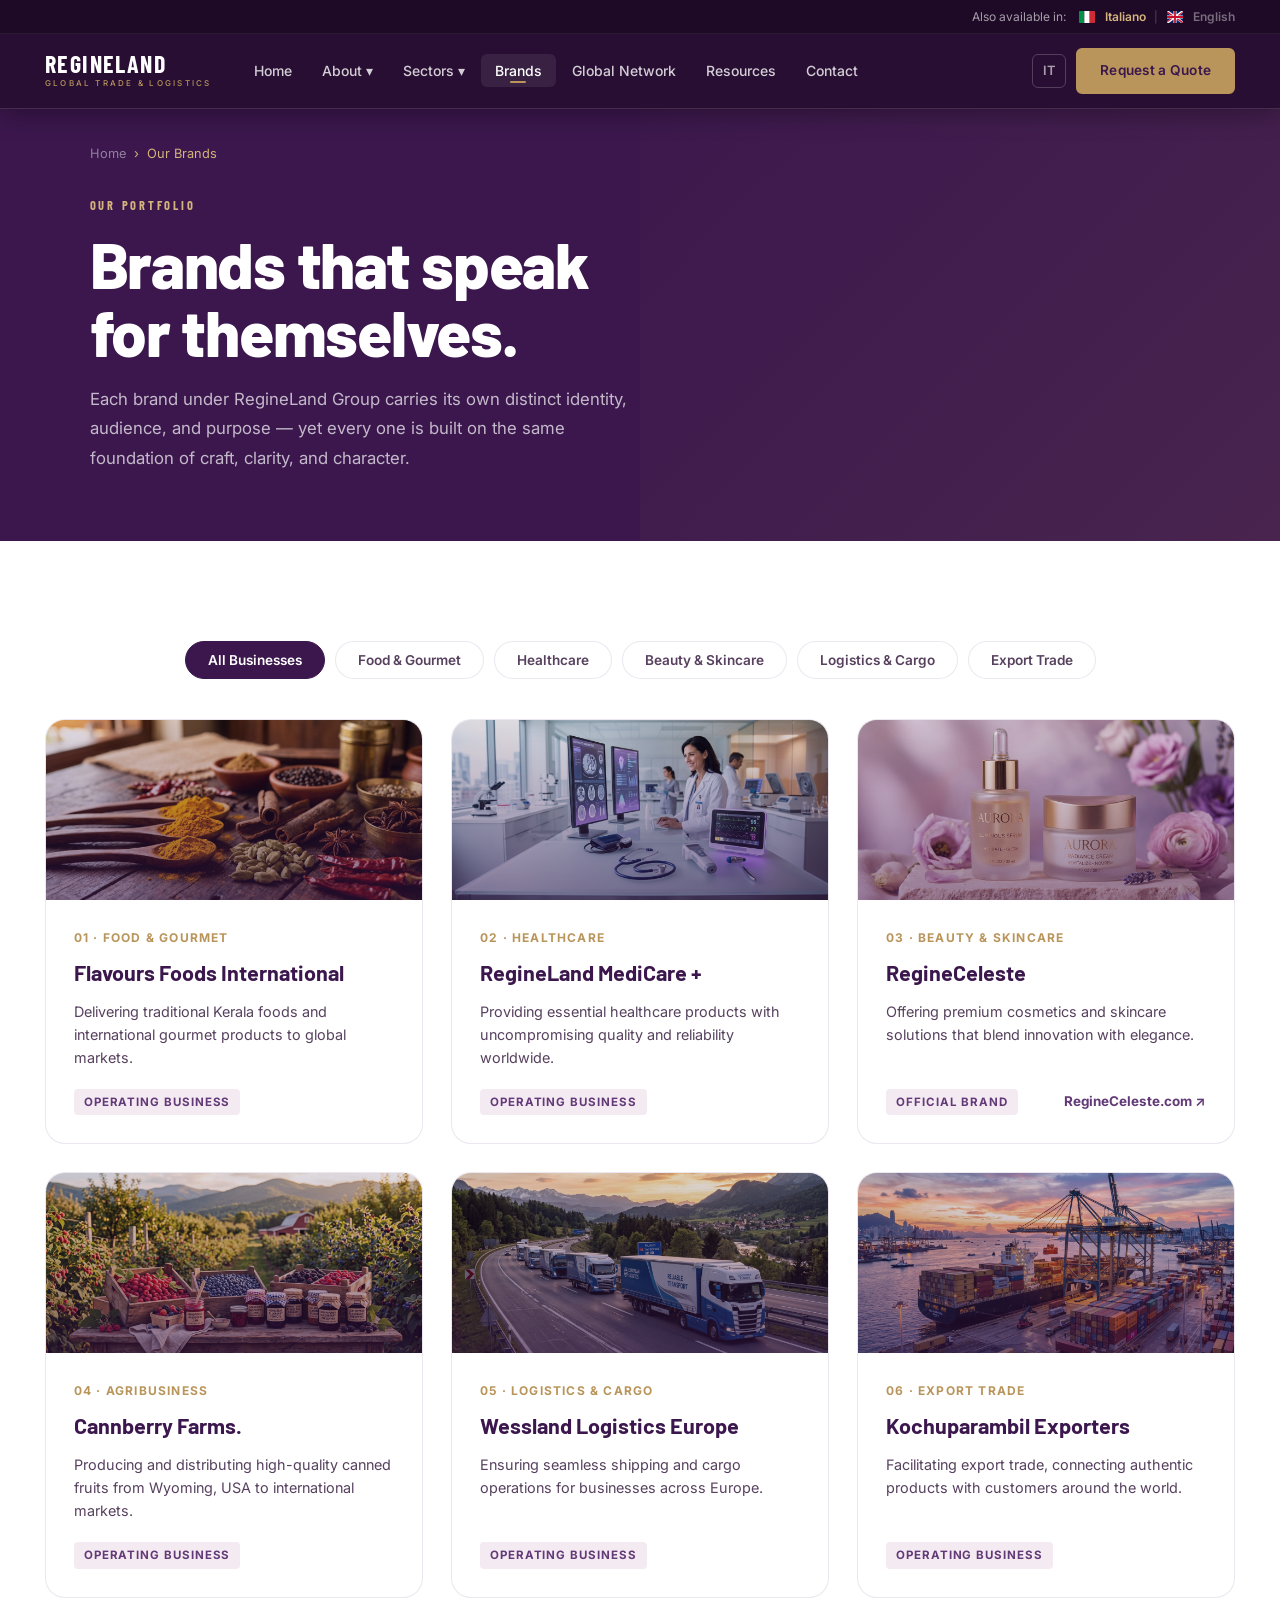
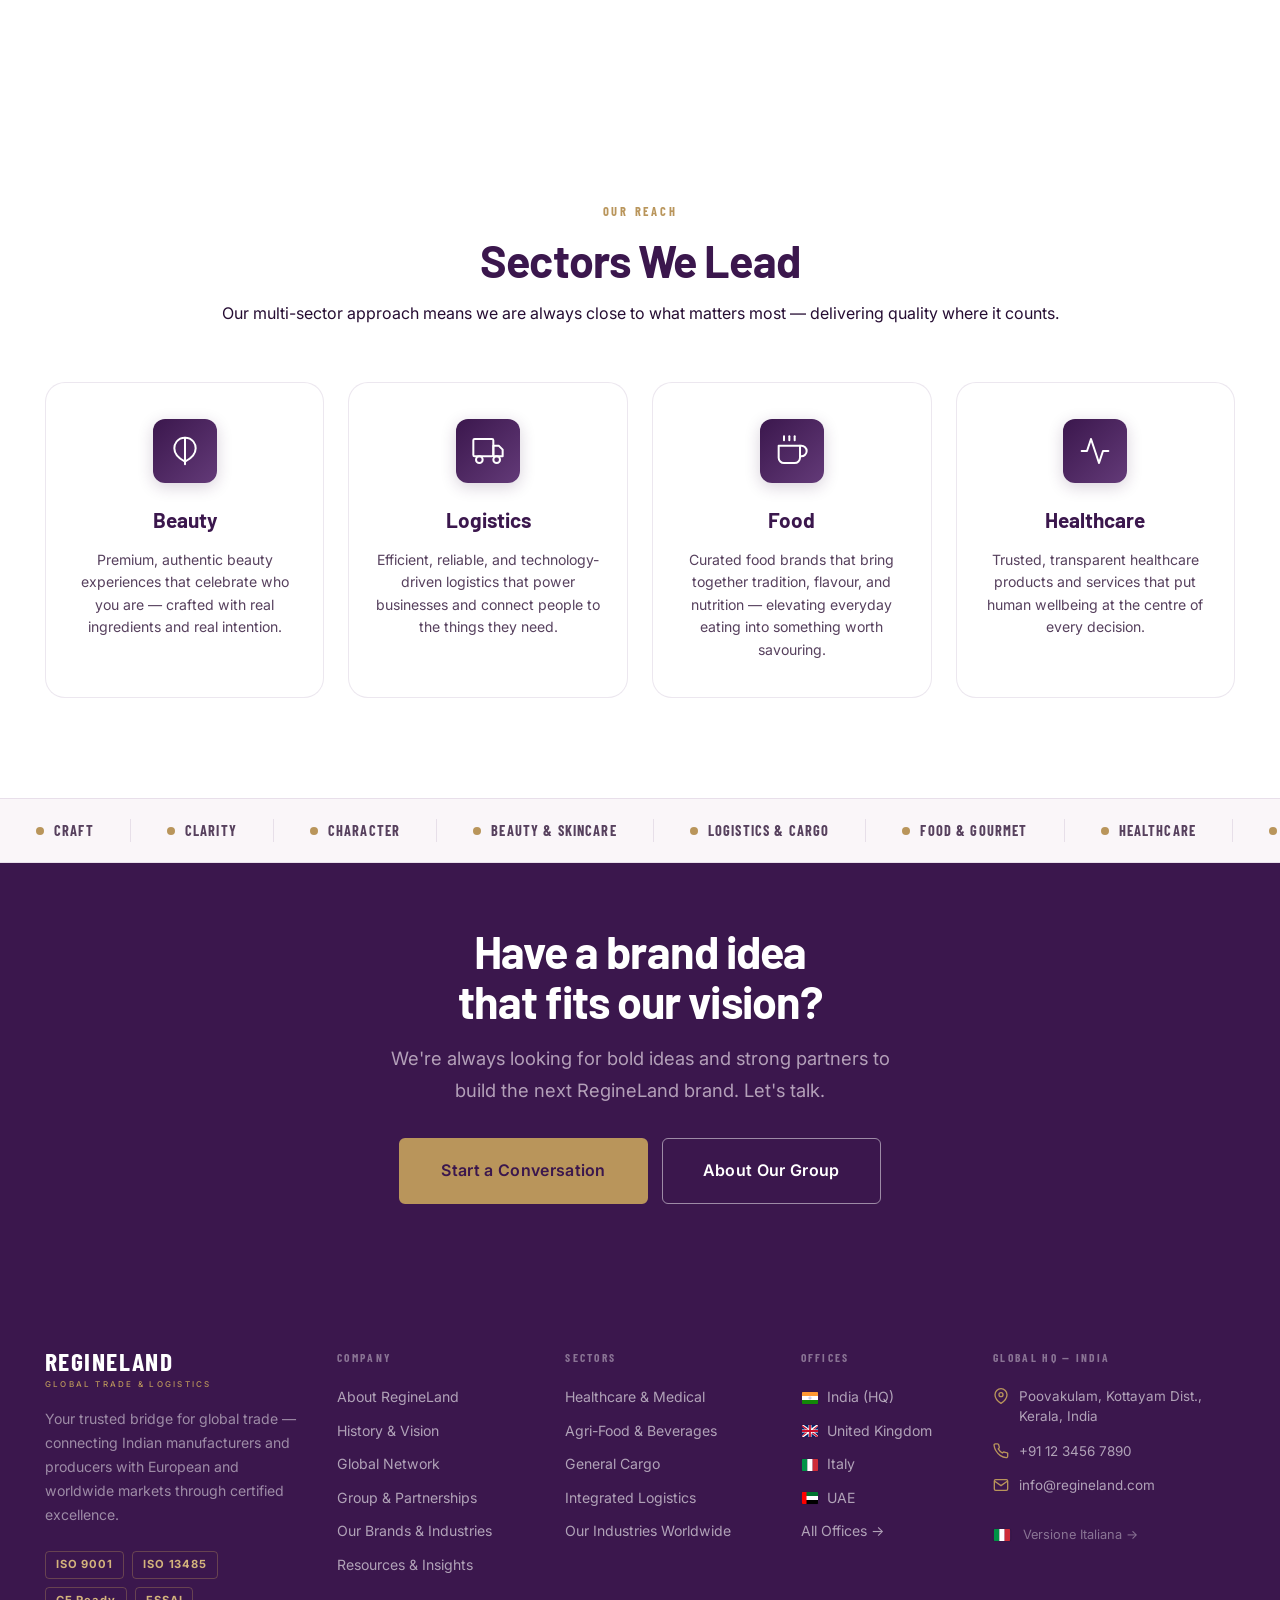
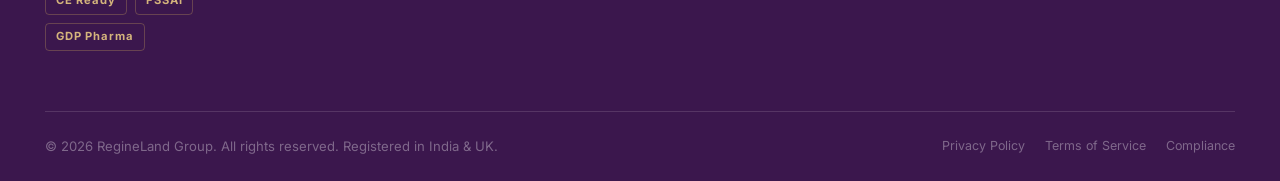
<file: brands.html>
<!DOCTYPE html>
<html lang="en-US" itemscope itemtype="http://schema.org/WebPage">

<head>
  <meta charset="utf-8">
  <meta name="viewport" content="width=device-width, initial-scale=1">
  <meta http-equiv="X-UA-Compatible" content="IE=edge">
  <title>Our Brands — RegineLand Group</title>
  <meta name="description"
    content="Explore the brands under RegineLand Group — spanning beauty, logistics, food, and healthcare. Each brand is purposefully built with its own identity and vision.">
  <meta property="og:title" content="Our Brands — RegineLand Group">
  <meta property="og:type" content="website">
  <meta property="og:url" content="https://www.regineland.com/brands.html">
  <link rel="preconnect" href="https://fonts.googleapis.com">
  <link rel="preconnect" href="https://fonts.gstatic.com" crossorigin>
  <link
    href="https://fonts.googleapis.com/css2?family=Barlow:ital,wght@0,300;0,400;0,600;0,700;0,800&family=Barlow+Condensed:wght@600;700;800&family=Inter:wght@300;400;500;600;700&display=swap"
    rel="stylesheet">
  <link rel="stylesheet" href="style.css">
</head>

<body data-page="brands">

  <!-- =============================================
       SITE HEADER (Loaded via components.js)
       ============================================= -->
  <header class="site-header" id="site-header"></header>

  <main id="main-content">

    <!-- PAGE HEADER -->
    <div class="page-header" id="page-header">
      <div class="container">
        <nav class="breadcrumb" aria-label="Breadcrumb">
          <a href="index.html">Home</a>
          <span aria-hidden="true">&#8250;</span>
          <span>Our Brands</span>
        </nav>
        <span class="eyebrow page-header-eyebrow">Our Portfolio</span>
        <h1 class="page-header-title">Brands that speak<br>for themselves.</h1>
        <p class="page-header-desc">Each brand under RegineLand Group carries its own distinct identity, audience, and purpose &mdash; yet every one is built on the same foundation of craft, clarity, and character.</p>
      </div>
    </div>

    <!-- BRANDS SECTION -->
    <section class="section" id="brands-listing">
      <div class="container">

        <!-- Filter -->
        <div class="brands-filter" id="brands-filter" role="group" aria-label="Filter brands by sector">
          <button class="filter-btn active" data-filter="all" id="filter-all">All Businesses</button>
          <button class="filter-btn" data-filter="food" id="filter-food">Food &amp; Gourmet</button>
          <button class="filter-btn" data-filter="healthcare" id="filter-healthcare">Healthcare</button>
          <button class="filter-btn" data-filter="beauty" id="filter-beauty">Beauty &amp; Skincare</button>
          <button class="filter-btn" data-filter="logistics" id="filter-logistics">Logistics &amp; Cargo</button>
          <button class="filter-btn" data-filter="trade" id="filter-trade">Export Trade</button>
        </div>

        <!-- Brand Cards Grid -->
        <div class="brands-full-grid" id="brands-full-grid">

          <!-- 01 Flavours Foods International -->
          <article class="brand-card reveal" data-sector="food" id="brand-flavours">
            <div class="brand-card-visual food-bg" id="brand-visual-flavours" role="img" aria-label="Flavours Foods International - Traditional Kerala foods and gourmet spices"></div>
            <div class="brand-card-body">
              <p class="brand-card-sector">01 · Food &amp; Gourmet</p>
              <h2 class="brand-card-name">Flavours Foods International</h2>
              <p class="brand-card-desc">Delivering traditional Kerala foods and international gourmet products to global markets.</p>
              <span class="brand-card-status">Operating Business</span>
            </div>
          </article>

          <!-- 02 RegineLand MediCare + -->
          <article class="brand-card reveal reveal-delay-1" data-sector="healthcare" id="brand-medicare">
            <div class="brand-card-visual healthcare-bg" id="brand-visual-medicare" role="img" aria-label="RegineLand MediCare + - Essential healthcare and certified medical supplies"></div>
            <div class="brand-card-body">
              <p class="brand-card-sector">02 · Healthcare</p>
              <h2 class="brand-card-name">RegineLand MediCare +</h2>
              <p class="brand-card-desc">Providing essential healthcare products with uncompromising quality and reliability worldwide.</p>
              <span class="brand-card-status">Operating Business</span>
            </div>
          </article>

          <!-- 03 RegineCeleste -->
          <article class="brand-card reveal reveal-delay-2" data-sector="beauty" id="brand-regineceleste">
            <div class="brand-card-visual beauty-bg" id="brand-visual-regineceleste" role="img" aria-label="RegineCeleste - Luxury cosmetics and skincare solutions"></div>
            <div class="brand-card-body">
              <p class="brand-card-sector">03 · Beauty &amp; Skincare</p>
              <h2 class="brand-card-name">RegineCeleste</h2>
              <p class="brand-card-desc">Offering premium cosmetics and skincare solutions that blend innovation with elegance.</p>
              <div style="margin-top: auto; display: flex; align-items: center; justify-content: space-between; gap: 8px;">
                <span class="brand-card-status">Official Brand</span>
                <a href="https://regineceleste.com/" target="_blank" rel="noopener noreferrer" class="industry-link" id="brand-link-regineceleste">
                  RegineCeleste.com &#8599;
                </a>
              </div>
            </div>
          </article>

          <!-- 04 Cannberry Farms. -->
          <article class="brand-card reveal" data-sector="food" id="brand-cannberry">
            <div class="brand-card-visual agri-bg" id="brand-visual-cannberry" role="img" aria-label="Cannberry Farms - Premium canned fruits and agribusiness from Wyoming USA"></div>
            <div class="brand-card-body">
              <p class="brand-card-sector">04 · Agribusiness</p>
              <h2 class="brand-card-name">Cannberry Farms.</h2>
              <p class="brand-card-desc">Producing and distributing high-quality canned fruits from Wyoming, USA to international markets.</p>
              <span class="brand-card-status">Operating Business</span>
            </div>
          </article>

          <!-- 05 Wessland Logistics Europe -->
          <article class="brand-card reveal reveal-delay-1" data-sector="logistics" id="brand-wessland">
            <div class="brand-card-visual logistics-bg" id="brand-visual-wessland" role="img" aria-label="Wessland Logistics Europe - European shipping and freight cargo operations"></div>
            <div class="brand-card-body">
              <p class="brand-card-sector">05 · Logistics &amp; Cargo</p>
              <h2 class="brand-card-name">Wessland Logistics Europe</h2>
              <p class="brand-card-desc">Ensuring seamless shipping and cargo operations for businesses across Europe.</p>
              <span class="brand-card-status">Operating Business</span>
            </div>
          </article>

          <!-- 06 Kochuparambil Exporters -->
          <article class="brand-card reveal reveal-delay-2" data-sector="trade" id="brand-kochuparambil">
            <div class="brand-card-visual trade-bg" id="brand-visual-kochuparambil" role="img" aria-label="Kochuparambil Exporters - Global export trade and container freight"></div>
            <div class="brand-card-body">
              <p class="brand-card-sector">06 · Export Trade</p>
              <h2 class="brand-card-name">Kochuparambil Exporters</h2>
              <p class="brand-card-desc">Facilitating export trade, connecting authentic products with customers around the world.</p>
              <span class="brand-card-status">Operating Business</span>
            </div>
          </article>

        </div>
      </div>
    </section>

    <!-- SECTOR HIGHLIGHTS -->
    <section class="section sectors-section" id="sector-highlights">
      <div class="container">
        <div class="section-header centered" id="sector-highlights-header">
          <span class="eyebrow">Our Reach</span>
          <h2 class="section-title">Sectors We Lead</h2>
          <p class="section-desc">Our multi-sector approach means we are always close to what matters most &mdash; delivering quality where it counts.</p>
        </div>
        <div class="sector-highlights-grid" id="sector-highlights-grid">
          <article class="sector-highlight-card reveal reveal-delay-1" id="sector-highlight-beauty">
            <div class="sector-highlight-icon" aria-hidden="true">
              <svg xmlns="http://www.w3.org/2000/svg" viewBox="0 0 24 24" fill="none" stroke="currentColor"
                stroke-width="1.5" stroke-linecap="round" stroke-linejoin="round">
                <path d="M12 2C6 2 4 7 4 10c0 4 2 7 8 10 6-3 8-6 8-10 0-3-2-8-8-8z" />
                <path d="M12 2v20" />
              </svg>
            </div>
            <h3 class="sector-highlight-name">Beauty</h3>
            <p class="sector-highlight-desc">Premium, authentic beauty experiences that celebrate who you are &mdash; crafted with real ingredients and real intention.</p>
          </article>
          <article class="sector-highlight-card reveal reveal-delay-2" id="sector-highlight-logistics">
            <div class="sector-highlight-icon" aria-hidden="true">
              <svg xmlns="http://www.w3.org/2000/svg" viewBox="0 0 24 24" fill="none" stroke="currentColor"
                stroke-width="1.5" stroke-linecap="round" stroke-linejoin="round">
                <rect x="1" y="3" width="15" height="13" rx="1" />
                <path d="M16 8h4l3 3v5h-7V8z" />
                <circle cx="5.5" cy="18.5" r="2.5" />
                <circle cx="18.5" cy="18.5" r="2.5" />
              </svg>
            </div>
            <h3 class="sector-highlight-name">Logistics</h3>
            <p class="sector-highlight-desc">Efficient, reliable, and technology-driven logistics that power businesses and connect people to the things they need.</p>
          </article>
          <article class="sector-highlight-card reveal reveal-delay-3" id="sector-highlight-food">
            <div class="sector-highlight-icon" aria-hidden="true">
              <svg xmlns="http://www.w3.org/2000/svg" viewBox="0 0 24 24" fill="none" stroke="currentColor"
                stroke-width="1.5" stroke-linecap="round" stroke-linejoin="round">
                <path d="M18 8h1a4 4 0 0 1 0 8h-1" />
                <path d="M2 8h16v9a4 4 0 0 1-4 4H6a4 4 0 0 1-4-4V8z" />
                <line x1="6" y1="1" x2="6" y2="4" />
                <line x1="10" y1="1" x2="10" y2="4" />
                <line x1="14" y1="1" x2="14" y2="4" />
              </svg>
            </div>
            <h3 class="sector-highlight-name">Food</h3>
            <p class="sector-highlight-desc">Curated food brands that bring together tradition, flavour, and nutrition &mdash; elevating everyday eating into something worth savouring.</p>
          </article>
          <article class="sector-highlight-card reveal reveal-delay-4" id="sector-highlight-healthcare">
            <div class="sector-highlight-icon" aria-hidden="true">
              <svg xmlns="http://www.w3.org/2000/svg" viewBox="0 0 24 24" fill="none" stroke="currentColor"
                stroke-width="1.5" stroke-linecap="round" stroke-linejoin="round">
                <path d="M22 12h-4l-3 9L9 3l-3 9H2" />
              </svg>
            </div>
            <h3 class="sector-highlight-name">Healthcare</h3>
            <p class="sector-highlight-desc">Trusted, transparent healthcare products and services that put human wellbeing at the centre of every decision.</p>
          </article>
        </div>
      </div>
    </section>

    <!-- MARQUEE -->
    <div class="cert-strip" id="brands-marquee-strip" role="region" aria-label="Brand pillars">
      <div class="cert-track">
        <span class="cert-item"><span class="cert-item-dot" aria-hidden="true"></span>Craft</span>
        <span class="cert-item"><span class="cert-item-dot" aria-hidden="true"></span>Clarity</span>
        <span class="cert-item"><span class="cert-item-dot" aria-hidden="true"></span>Character</span>
        <span class="cert-item"><span class="cert-item-dot" aria-hidden="true"></span>Beauty &amp; Skincare</span>
        <span class="cert-item"><span class="cert-item-dot" aria-hidden="true"></span>Logistics &amp; Cargo</span>
        <span class="cert-item"><span class="cert-item-dot" aria-hidden="true"></span>Food &amp; Gourmet</span>
        <span class="cert-item"><span class="cert-item-dot" aria-hidden="true"></span>Healthcare</span>
        <span class="cert-item"><span class="cert-item-dot" aria-hidden="true"></span>Export Trade</span>
        <span class="cert-item"><span class="cert-item-dot" aria-hidden="true"></span>Craft</span>
        <span class="cert-item"><span class="cert-item-dot" aria-hidden="true"></span>Clarity</span>
        <span class="cert-item"><span class="cert-item-dot" aria-hidden="true"></span>Character</span>
        <span class="cert-item"><span class="cert-item-dot" aria-hidden="true"></span>Beauty &amp; Skincare</span>
        <span class="cert-item"><span class="cert-item-dot" aria-hidden="true"></span>Logistics &amp; Cargo</span>
        <span class="cert-item"><span class="cert-item-dot" aria-hidden="true"></span>Food &amp; Gourmet</span>
        <span class="cert-item"><span class="cert-item-dot" aria-hidden="true"></span>Healthcare</span>
        <span class="cert-item"><span class="cert-item-dot" aria-hidden="true"></span>Export Trade</span>
      </div>
    </div>

    <!-- CTA -->
    <section class="section-sm section-dark" id="brands-cta-section">
      <div class="container" style="text-align:center;">
        <h2 class="section-title section-title-light reveal" style="margin-bottom:16px;">Have a brand idea<br>that fits our vision?</h2>
        <p class="lead lead-light reveal d1" style="max-width:540px; margin:0 auto 32px;">We're always looking for bold ideas and strong partners to build the next RegineLand brand. Let's talk.</p>
        <div style="display:flex; gap:14px; justify-content:center; flex-wrap:wrap;" class="reveal d2">
          <a href="contact.html" class="btn btn-gold btn-lg" id="brands-contact-cta">Start a Conversation</a>
          <a href="about.html" class="btn btn-outline-white btn-lg" id="brands-about-cta">About Our Group</a>
        </div>
      </div>
    </section>

  </main>

  <!-- =============================================
       SITE FOOTER (Loaded via components.js)
       ============================================= -->
  <footer class="site-footer" id="site-footer" role="contentinfo"></footer>

  <script src="components.js"></script>
  <script src="script.js"></script>
</body>

</html>
</file>
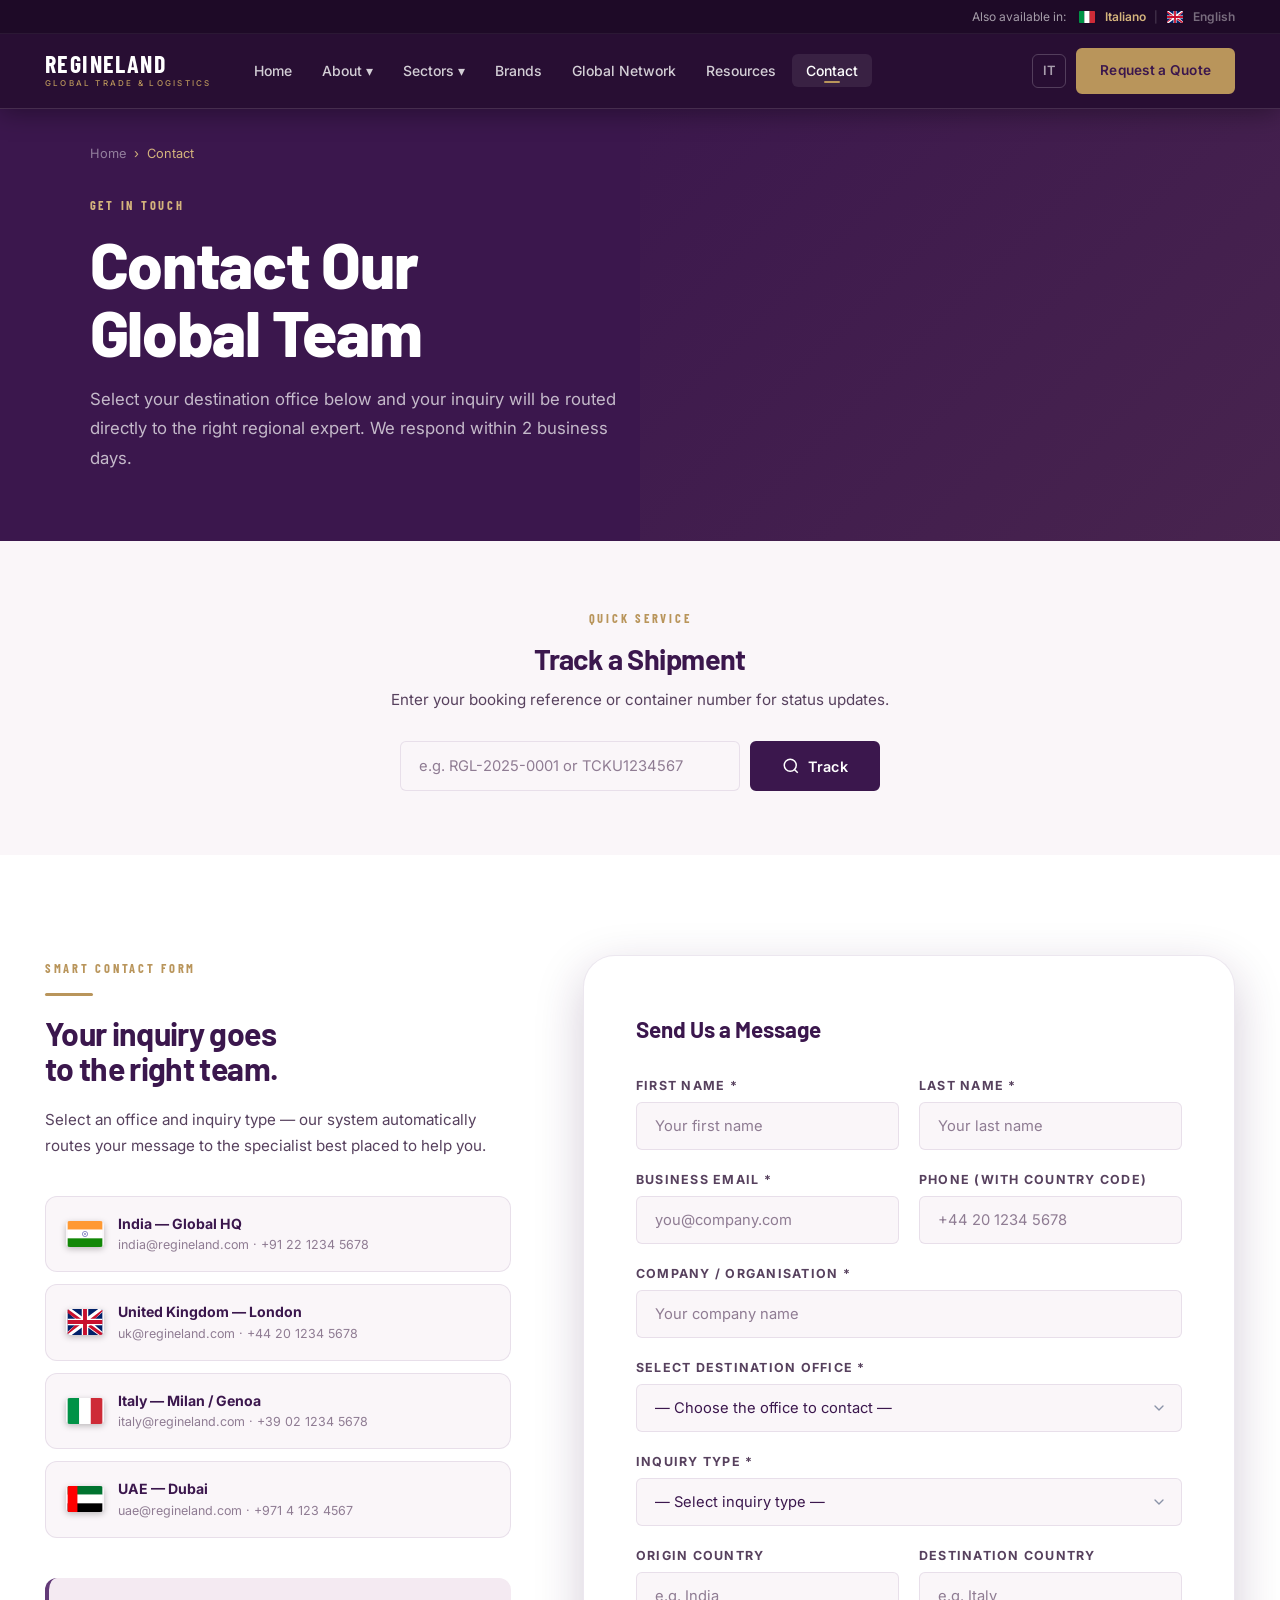
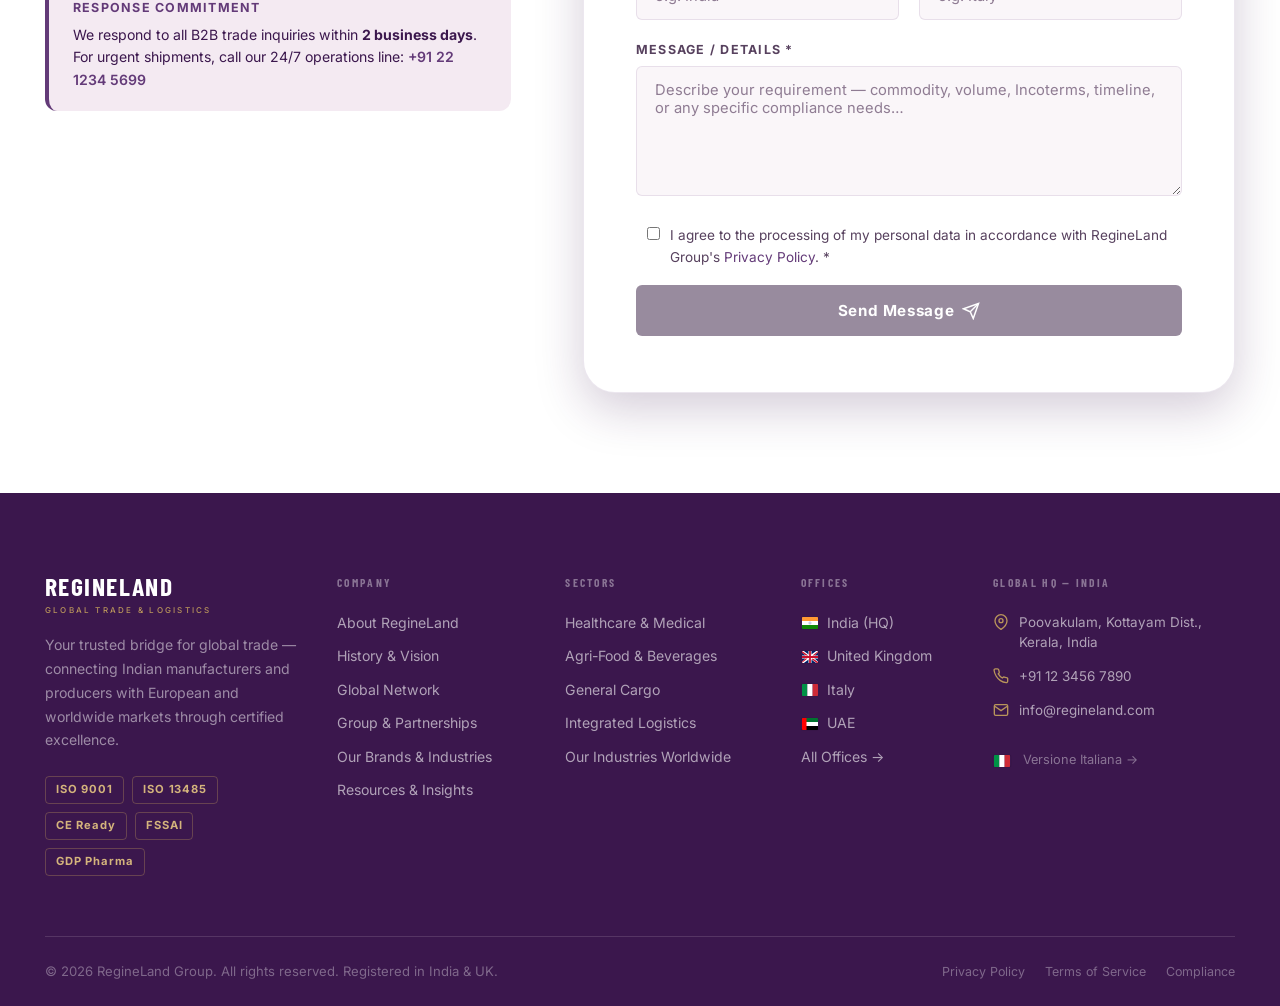
<file: contact.html>
<!DOCTYPE html>
<html lang="en" itemscope itemtype="http://schema.org/ContactPage">

<head>
  <meta charset="utf-8">
  <meta name="viewport" content="width=device-width, initial-scale=1">
  <title>Contact Us — RegineLand Group | Smart Office Contact Form</title>
  <meta name="description"
    content="Contact RegineLand Group. Use our smart form to reach the right office in India, UK, Italy or UAE directly. Request a quote or get in touch with our trade specialists.">
  <link rel="canonical" href="https://www.regineland.com/contact.html">
  <link rel="alternate" hreflang="it" href="https://www.regineland.com/it/contact.html">
  <link rel="preconnect" href="https://fonts.googleapis.com">
  <link rel="preconnect" href="https://fonts.gstatic.com" crossorigin>
  <link
    href="https://fonts.googleapis.com/css2?family=Barlow:ital,wght@0,300;0,400;0,600;0,700;0,800&family=Barlow+Condensed:wght@600;700;800&family=Inter:wght@300;400;500;600;700&display=swap"
    rel="stylesheet">
  <link rel="stylesheet" href="style.css">
</head>

<body data-page="contact">

  <!-- =============================================
       SITE HEADER (Loaded via components.js)
       ============================================= -->
  <header class="site-header" id="site-header"></header>

  <div class="page-header" id="page-header">
    <div class="container">
      <nav class="breadcrumb" aria-label="Breadcrumb"><a href="index.html">Home</a> <span>›</span> <span>Contact</span>
      </nav>
      <span class="eyebrow page-header-eyebrow">Get in Touch</span>
      <h1 class="page-header-title">Contact Our<br>Global Team</h1>
      <p class="page-header-desc">Select your destination office below and your inquiry will be routed directly to the
        right regional expert. We respond within 2 business days.</p>
    </div>
  </div>

  <main>

    <!-- TRACK SHIPMENT SECTION -->
    <section class="section-sm section-off" id="track" aria-labelledby="track-heading">
      <div class="container">
        <div style="max-width: 640px; margin: 0 auto; text-align: center;">
          <span class="eyebrow">Quick Service</span>
          <h2 class="section-title" id="track-heading" style="font-size: 1.8rem; margin-bottom: 12px;">Track a Shipment
          </h2>
          <p class="lead" style="margin-bottom: 28px; font-size: 0.95rem;">Enter your booking reference or container
            number for status updates.</p>
          <form id="track-form" role="search" aria-label="Shipment tracking">
            <div style="display: flex; gap: 10px; max-width: 480px; margin: 0 auto;">
              <input type="text" id="track-input" name="tracking_ref" class="form-input"
                placeholder="e.g. RGL-2025-0001 or TCKU1234567" aria-label="Tracking reference or container number"
                style="flex: 1;">
              <button type="submit" class="btn btn-navy" id="track-btn" style="white-space: nowrap;">
                <svg xmlns="http://www.w3.org/2000/svg" viewBox="0 0 24 24" fill="none" stroke="currentColor"
                  stroke-width="2" width="18" height="18">
                  <circle cx="11" cy="11" r="8" />
                  <line x1="21" y1="21" x2="16.65" y2="16.65" />
                </svg>
                Track
              </button>
            </div>
          </form>
          <div id="track-result" role="status" aria-live="polite"></div>
        </div>
      </div>
    </section>

    <!-- SMART CONTACT FORM -->
    <section class="section" id="quote" aria-labelledby="contact-heading">
      <div class="container">
        <div class="contact-layout-grid" id="contact-layout-grid">

          <!-- Left: Info panel -->
          <div id="contact-info-panel">
            <span class="eyebrow">Smart Contact Form</span>
            <div class="divider" aria-hidden="true"></div>
            <h2 class="section-title" id="contact-heading" style="font-size: 2rem; margin-bottom: 20px;">Your inquiry
              goes<br>to the right team.</h2>
            <p class="lead" style="font-size: 0.95rem; margin-bottom: 36px;">Select an office and inquiry type — our
              system automatically routes your message to the specialist best placed to help you.</p>

            <!-- Office Quick Links -->
            <div style="display: flex; flex-direction: column; gap: 12px; margin-bottom: 40px;" id="office-quicklinks">
              <div
                style="display: flex; align-items: center; gap: 14px; padding: 16px 20px; background: var(--off-white); border-radius: var(--radius-md); border: 1px solid var(--border-light); cursor: pointer;"
                onclick="document.getElementById('contact-office').value='india'">
                <svg class="flag-icon-lg" viewBox="0 0 640 480" width="38" height="26" aria-hidden="true">
                  <rect width="640" height="160" fill="#f93" />
                  <rect y="160" width="640" height="160" fill="#fff" />
                  <rect y="320" width="640" height="160" fill="#128807" />
                  <circle cx="320" cy="240" r="48" fill="none" stroke="#008" stroke-width="8" />
                  <circle cx="320" cy="240" r="12" fill="#008" />
                </svg>
                <div>
                  <p style="font-size: 0.88rem; font-weight: 700; color: var(--navy);">India — Global HQ</p>
                  <p style="font-size: 0.78rem; color: var(--text-muted);">india@regineland.com · +91 22 1234 5678</p>
                </div>
              </div>
              <div
                style="display: flex; align-items: center; gap: 14px; padding: 16px 20px; background: var(--off-white); border-radius: var(--radius-md); border: 1px solid var(--border-light); cursor: pointer;"
                onclick="document.getElementById('contact-office').value='uk'">
                <svg class="flag-icon-lg" viewBox="0 0 640 480" width="38" height="26" aria-hidden="true">
                  <path fill="#012169" d="M0 0h640v480H0z" />
                  <path fill="#fff"
                    d="m75 0 245 180L565 0h75v60L435 240l205 180v60h-75L320 300 75 480H0v-60l205-180L0 60V0h75z" />
                  <path fill="#c8102e"
                    d="m424 288 216 156v36h-48L376 324l48-36zM640 0v12L420 180l48 36L640 48V0zM0 480v-12l220-168-48-36L0 432v48zm0-480 264 192-48 36L0 72V0z" />
                  <path fill="#fff" d="M260 0h120v480H260zM0 180h640v120H0z" />
                  <path fill="#c8102e" d="M284 0h72v480h-72zM0 204h640v72H0z" />
                </svg>
                <div>
                  <p style="font-size: 0.88rem; font-weight: 700; color: var(--navy);">United Kingdom — London</p>
                  <p style="font-size: 0.78rem; color: var(--text-muted);">uk@regineland.com · +44 20 1234 5678</p>
                </div>
              </div>
              <div
                style="display: flex; align-items: center; gap: 14px; padding: 16px 20px; background: var(--off-white); border-radius: var(--radius-md); border: 1px solid var(--border-light); cursor: pointer;"
                onclick="document.getElementById('contact-office').value='italy'">
                <svg class="flag-icon-lg" viewBox="0 0 640 480" width="38" height="26" aria-hidden="true">
                  <rect width="213.3" height="480" fill="#009246" />
                  <rect x="213.3" width="213.3" height="480" fill="#fff" />
                  <rect x="426.7" width="213.3" height="480" fill="#ce2b37" />
                </svg>
                <div>
                  <p style="font-size: 0.88rem; font-weight: 700; color: var(--navy);">Italy — Milan / Genoa</p>
                  <p style="font-size: 0.78rem; color: var(--text-muted);">italy@regineland.com · +39 02 1234 5678</p>
                </div>
              </div>
              <div
                style="display: flex; align-items: center; gap: 14px; padding: 16px 20px; background: var(--off-white); border-radius: var(--radius-md); border: 1px solid var(--border-light); cursor: pointer;"
                onclick="document.getElementById('contact-office').value='uae'">
                <svg class="flag-icon-lg" viewBox="0 0 640 480" width="38" height="26" aria-hidden="true">
                  <rect width="640" height="160" fill="#00732f" />
                  <rect y="160" width="640" height="160" fill="#fff" />
                  <rect y="320" width="640" height="160" fill="#000" />
                  <rect width="180" height="480" fill="#f00" />
                </svg>
                <div>
                  <p style="font-size: 0.88rem; font-weight: 700; color: var(--navy);">UAE — Dubai</p>
                  <p style="font-size: 0.78rem; color: var(--text-muted);">uae@regineland.com · +971 4 123 4567</p>
                </div>
              </div>
            </div>

            <div
              style="background: var(--sky); border-radius: var(--radius-md); padding: 20px 24px; border-left: 4px solid var(--blue);">
              <p
                style="font-size: 0.78rem; font-weight: 700; letter-spacing: 0.1em; text-transform: uppercase; color: var(--blue); margin-bottom: 6px;">
                Response Commitment</p>
              <p style="font-size: 0.88rem; color: var(--navy); line-height: 1.6;">We respond to all B2B trade inquiries
                within <strong>2 business days</strong>. For urgent shipments, call our 24/7 operations line: <a
                  href="tel:+912212345699" style="color: var(--blue); font-weight: 600;">+91 22 1234 5699</a></p>
            </div>
          </div>

          <!-- Right: Form -->
          <div class="smart-form-wrap reveal" id="contact-form-wrap">
            <h3
              style="font-family: var(--font-display); font-size: 1.4rem; font-weight: 700; color: var(--navy); margin-bottom: 28px;">
              Send Us a Message</h3>

            <form id="contact-form" novalidate aria-label="Contact form">
              <div class="form-grid">
                <div class="form-group">
                  <label class="form-label" for="contact-first">First Name *</label>
                  <input type="text" class="form-input" id="contact-first" name="first_name"
                    placeholder="Your first name" required autocomplete="given-name">
                </div>
                <div class="form-group">
                  <label class="form-label" for="contact-last">Last Name *</label>
                  <input type="text" class="form-input" id="contact-last" name="last_name" placeholder="Your last name"
                    required autocomplete="family-name">
                </div>
                <div class="form-group">
                  <label class="form-label" for="contact-email">Business Email *</label>
                  <input type="email" class="form-input" id="contact-email" name="email" placeholder="you@company.com"
                    required autocomplete="email">
                </div>
                <div class="form-group">
                  <label class="form-label" for="contact-phone">Phone (with country code)</label>
                  <input type="tel" class="form-input" id="contact-phone" name="phone" placeholder="+44 20 1234 5678"
                    autocomplete="tel">
                </div>
                <div class="form-group full">
                  <label class="form-label" for="contact-company">Company / Organisation *</label>
                  <input type="text" class="form-input" id="contact-company" name="company"
                    placeholder="Your company name" required autocomplete="organization">
                </div>

                <!-- SMART: Office Selector -->
                <div class="form-group full">
                  <label class="form-label" for="contact-office">Select Destination Office *</label>
                  <select class="form-select" id="contact-office" name="office" required>
                    <option value="" disabled selected>— Choose the office to contact —</option>
                    <option value="india">India — Global HQ (Mumbai / Delhi)</option>
                    <option value="uk">United Kingdom — London</option>
                    <option value="italy">Italy — Milan / Genoa</option>
                    <option value="uae">UAE — Dubai</option>
                    <option value="general">General Inquiry (no preference)</option>
                  </select>
                  <p id="office-email-preview"
                    style="display:none; margin-top:6px; font-size:0.78rem; color:var(--blue); font-weight:500;"></p>
                </div>

                <div class="form-group full">
                  <label class="form-label" for="contact-type">Inquiry Type *</label>
                  <select class="form-select" id="contact-type" name="inquiry_type" required>
                    <option value="" disabled selected>— Select inquiry type —</option>
                    <option value="quote">Request a Freight / Trade Quote</option>
                    <option value="healthcare">Healthcare &amp; Medical Supply Inquiry</option>
                    <option value="agrifood">Agri-Food &amp; Beverage Export</option>
                    <option value="cargo">General Cargo / Industrial Goods</option>
                    <option value="customs">Customs Clearance</option>
                    <option value="partnership">Partnership / Business Development</option>
                    <option value="compliance">Regulatory / Compliance Question</option>
                    <option value="other">Other</option>
                  </select>
                </div>

                <div class="form-group">
                  <label class="form-label" for="contact-origin">Origin Country</label>
                  <input type="text" class="form-input" id="contact-origin" name="origin" placeholder="e.g. India">
                </div>
                <div class="form-group">
                  <label class="form-label" for="contact-dest">Destination Country</label>
                  <input type="text" class="form-input" id="contact-dest" name="destination" placeholder="e.g. Italy">
                </div>

                <div class="form-group full">
                  <label class="form-label" for="contact-message">Message / Details *</label>
                  <textarea class="form-textarea" id="contact-message" name="message"
                    placeholder="Describe your requirement — commodity, volume, Incoterms, timeline, or any specific compliance needs…"
                    required rows="5"></textarea>
                </div>

                <div class="form-group full">
                  <label class="form-checkbox-label" id="contact-gdpr-label">
                    <input type="checkbox" id="contact-gdpr" name="gdpr" required
                      style="margin-top: 2px; accent-color: var(--navy);">
                    <span>I agree to the processing of my personal data in accordance with RegineLand Group's <a
                        href="resources.html#compliance" style="color: var(--blue);">Privacy Policy</a>. *</span>
                  </label>
                  <p class="form-checkbox-error" id="contact-gdpr-error" role="alert">Please accept the privacy policy to send your message.</p>
                </div>
              </div>

              <button type="submit" class="form-submit" id="contact-submit">
                Send Message
                <svg xmlns="http://www.w3.org/2000/svg" viewBox="0 0 24 24" fill="none" stroke="currentColor"
                  stroke-width="2">
                  <line x1="22" y1="2" x2="11" y2="13" />
                  <polygon points="22 2 15 22 11 13 2 9 22 2" />
                </svg>
              </button>
            </form>
          </div>

        </div>
      </div>
    </section>

  </main>

  <!-- =============================================
       SITE FOOTER (Loaded via components.js)
       ============================================= -->
  <footer class="site-footer" id="site-footer" role="contentinfo"></footer>

  <script src="components.js"></script>
  <script src="script.js"></script>
</body>

</html>
</file>
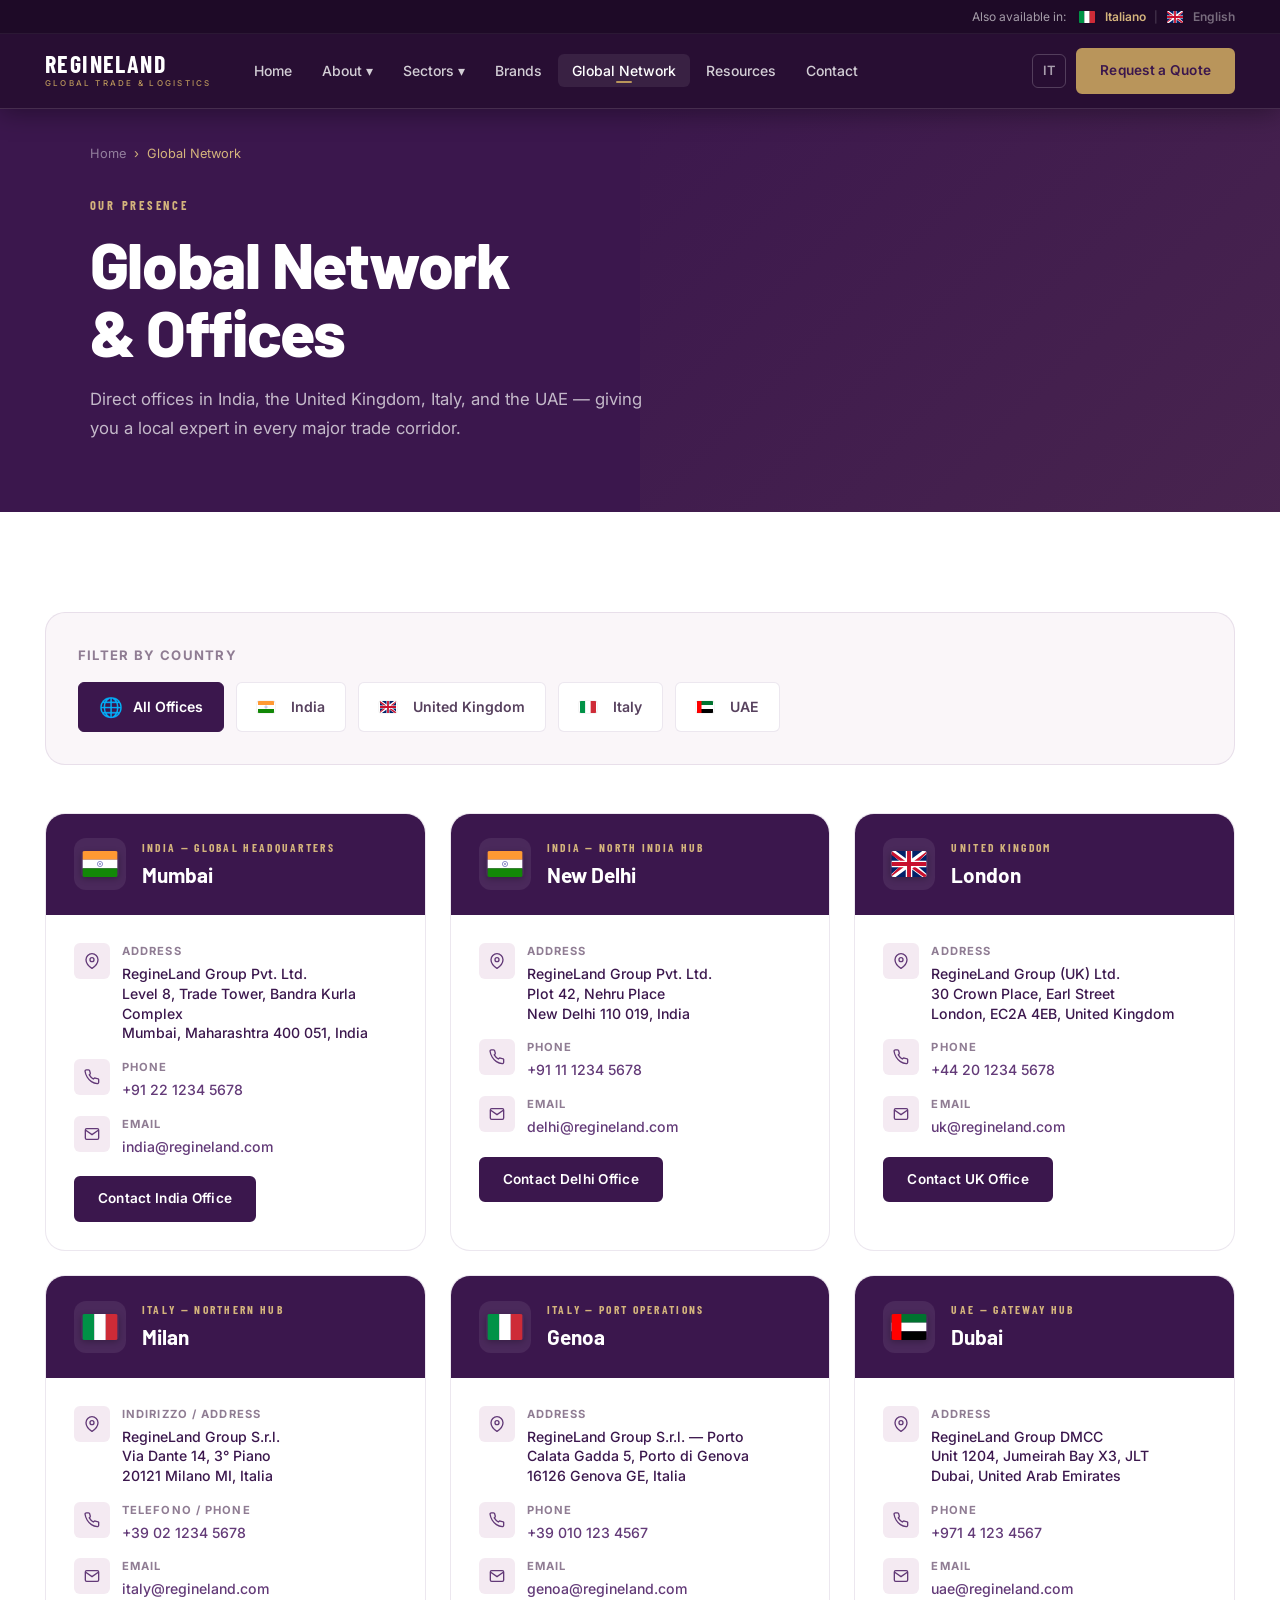
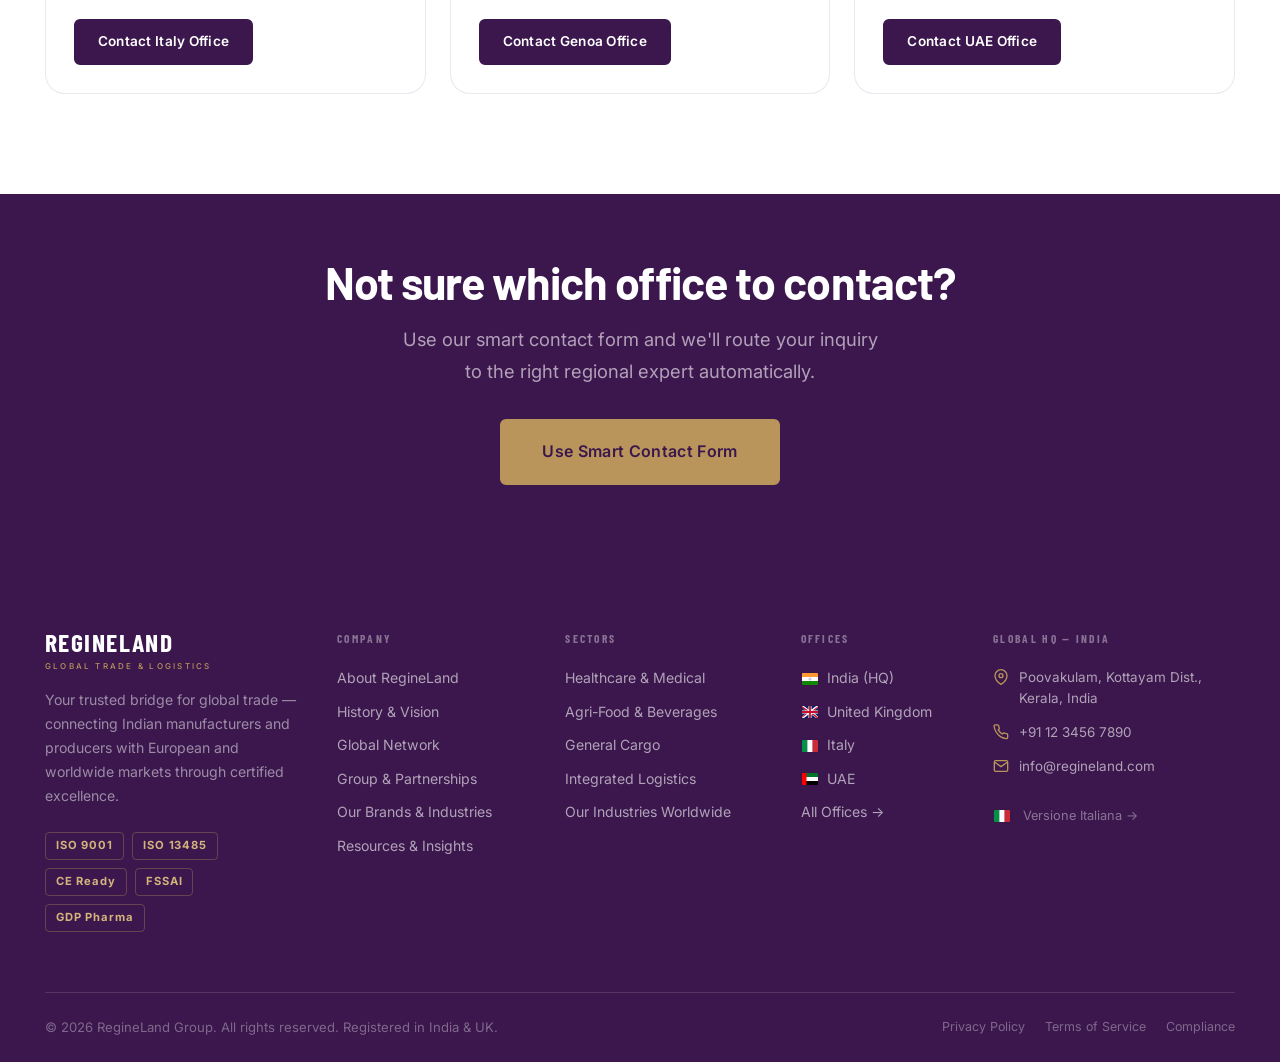
<file: network.html>
<!DOCTYPE html>
<html lang="en" itemscope itemtype="http://schema.org/WebPage">
<head>
  <meta charset="utf-8">
  <meta name="viewport" content="width=device-width, initial-scale=1">
  <title>Global Network & Offices — RegineLand Group | India, UK, Italy, UAE</title>
  <meta name="description" content="RegineLand Group has direct offices in India, United Kingdom, Italy, and UAE. Find our full address, phone, and email for each regional office.">
  <link rel="canonical" href="https://www.regineland.com/network.html">
  <link rel="alternate" hreflang="it" href="https://www.regineland.com/it/network.html">
  <link rel="preconnect" href="https://fonts.googleapis.com">
  <link rel="preconnect" href="https://fonts.gstatic.com" crossorigin>
  <link href="https://fonts.googleapis.com/css2?family=Barlow:ital,wght@0,300;0,400;0,600;0,700;0,800&family=Barlow+Condensed:wght@600;700;800&family=Inter:wght@300;400;500;600;700&display=swap" rel="stylesheet">
  <link rel="stylesheet" href="style.css">
</head>
<body data-page="network">

  <!-- =============================================
       SITE HEADER (Loaded via components.js)
       ============================================= -->
  <header class="site-header" id="site-header"></header>

  <div class="page-header" id="page-header">
    <div class="container">
      <nav class="breadcrumb" aria-label="Breadcrumb"><a href="index.html">Home</a> <span>›</span> <span>Global Network</span></nav>
      <span class="eyebrow page-header-eyebrow">Our Presence</span>
      <h1 class="page-header-title">Global Network<br>&amp; Offices</h1>
      <p class="page-header-desc">Direct offices in India, the United Kingdom, Italy, and the UAE — giving you a local expert in every major trade corridor.</p>
    </div>
  </div>

  <main>
    <section class="section" id="offices-section">
      <div class="container">

        <!-- Office Selector -->
        <div class="office-selector reveal" id="office-selector" role="region" aria-label="Filter offices by country">
          <p style="font-size:0.82rem;font-weight:700;letter-spacing:0.1em;text-transform:uppercase;color:var(--text-muted);margin-bottom:16px;">Filter by Country</p>
          <div class="country-select-grid" id="country-select-grid" role="group" aria-label="Country filter buttons">
            <button class="country-btn active" data-country="all" id="filter-all"><span class="flag">🌐</span> All Offices</button>
            <button class="country-btn" data-country="india" id="filter-india"><svg class="flag-icon" viewBox="0 0 640 480" width="16" height="12" aria-hidden="true"><rect width="640" height="160" fill="#f93"/><rect y="160" width="640" height="160" fill="#fff"/><rect y="320" width="640" height="160" fill="#128807"/><circle cx="320" cy="240" r="48" fill="none" stroke="#008" stroke-width="8"/><circle cx="320" cy="240" r="12" fill="#008"/></svg>India</button>
            <button class="country-btn" data-country="uk" id="filter-uk"><svg class="flag-icon" viewBox="0 0 640 480" width="16" height="12" aria-hidden="true"><path fill="#012169" d="M0 0h640v480H0z"/><path fill="#fff" d="m75 0 245 180L565 0h75v60L435 240l205 180v60h-75L320 300 75 480H0v-60l205-180L0 60V0h75z"/><path fill="#c8102e" d="m424 288 216 156v36h-48L376 324l48-36zM640 0v12L420 180l48 36L640 48V0zM0 480v-12l220-168-48-36L0 432v48zm0-480 264 192-48 36L0 72V0z"/><path fill="#fff" d="M260 0h120v480H260zM0 180h640v120H0z"/><path fill="#c8102e" d="M284 0h72v480h-72zM0 204h640v72H0z"/></svg>United Kingdom</button>
            <button class="country-btn" data-country="italy" id="filter-italy"><svg class="flag-icon" viewBox="0 0 640 480" width="16" height="12" aria-hidden="true"><rect width="213.3" height="480" fill="#009246"/><rect x="213.3" width="213.3" height="480" fill="#fff"/><rect x="426.7" width="213.3" height="480" fill="#ce2b37"/></svg>Italy</button>
            <button class="country-btn" data-country="uae" id="filter-uae"><svg class="flag-icon" viewBox="0 0 640 480" width="16" height="12" aria-hidden="true"><rect width="640" height="160" fill="#00732f"/><rect y="160" width="640" height="160" fill="#fff"/><rect y="320" width="640" height="160" fill="#000"/><rect width="180" height="480" fill="#f00"/></svg>UAE</button>
          </div>
        </div>

        <!-- Office Cards Grid -->
        <div class="offices-grid" id="offices-grid">

          <!-- India HQ -->
          <article class="office-card reveal" data-country="india" id="office-india">
            <div class="office-card-header">
              <div class="office-flag-big" aria-label="India flag"><svg class="flag-icon-lg" viewBox="0 0 640 480" width="36" height="26" aria-hidden="true"><rect width="640" height="160" fill="#f93"/><rect y="160" width="640" height="160" fill="#fff"/><rect y="320" width="640" height="160" fill="#128807"/><circle cx="320" cy="240" r="48" fill="none" stroke="#008" stroke-width="8"/><circle cx="320" cy="240" r="12" fill="#008"/></svg></div>
              <div>
                <p class="office-card-country">India — Global Headquarters</p>
                <h2 class="office-card-city">Mumbai</h2>
              </div>
            </div>
            <div class="office-card-body">
              <div class="office-detail">
                <div class="office-detail-icon" aria-hidden="true"><svg xmlns="http://www.w3.org/2000/svg" viewBox="0 0 24 24" fill="none" stroke="currentColor" stroke-width="2"><path d="M21 10c0 7-9 13-9 13s-9-6-9-13a9 9 0 0 1 18 0z"/><circle cx="12" cy="10" r="3"/></svg></div>
                <div><p class="office-detail-label">Address</p><p class="office-detail-value">RegineLand Group Pvt. Ltd.<br>Level 8, Trade Tower, Bandra Kurla Complex<br>Mumbai, Maharashtra 400 051, India</p></div>
              </div>
              <div class="office-detail">
                <div class="office-detail-icon" aria-hidden="true"><svg xmlns="http://www.w3.org/2000/svg" viewBox="0 0 24 24" fill="none" stroke="currentColor" stroke-width="2"><path d="M22 16.92v3a2 2 0 0 1-2.18 2 19.79 19.79 0 0 1-8.63-3.07A19.5 19.5 0 0 1 4.69 12 19.79 19.79 0 0 1 1.61 3.4 2 2 0 0 1 3.6 1.21h3a2 2 0 0 1 2 1.72c.13.96.36 1.9.7 2.81a2 2 0 0 1-.45 2.11L7.91 8.91a16 16 0 0 0 6.07 6.07l.86-.86a2 2 0 0 1 2.11-.45c.9.34 1.85.57 2.81.7A2 2 0 0 1 22 16.92z"/></svg></div>
                <div><p class="office-detail-label">Phone</p><p class="office-detail-value"><a href="tel:+912212345678">+91 22 1234 5678</a></p></div>
              </div>
              <div class="office-detail">
                <div class="office-detail-icon" aria-hidden="true"><svg xmlns="http://www.w3.org/2000/svg" viewBox="0 0 24 24" fill="none" stroke="currentColor" stroke-width="2"><path d="M4 4h16c1.1 0 2 .9 2 2v12c0 1.1-.9 2-2 2H4c-1.1 0-2-.9-2-2V6c0-1.1.9-2 2-2z"/><polyline points="22,6 12,13 2,6"/></svg></div>
                <div><p class="office-detail-label">Email</p><p class="office-detail-value"><a href="mailto:india@regineland.com">india@regineland.com</a></p></div>
              </div>
              <div style="margin-top:20px;"><a href="contact.html?office=india" class="btn btn-navy btn-sm" id="contact-india">Contact India Office</a></div>
            </div>
          </article>

          <!-- India — Delhi -->
          <article class="office-card reveal d1" data-country="india" id="office-delhi">
            <div class="office-card-header">
              <div class="office-flag-big" aria-label="India flag"><svg class="flag-icon-lg" viewBox="0 0 640 480" width="36" height="26" aria-hidden="true"><rect width="640" height="160" fill="#f93"/><rect y="160" width="640" height="160" fill="#fff"/><rect y="320" width="640" height="160" fill="#128807"/><circle cx="320" cy="240" r="48" fill="none" stroke="#008" stroke-width="8"/><circle cx="320" cy="240" r="12" fill="#008"/></svg></div>
              <div>
                <p class="office-card-country">India — North India Hub</p>
                <h2 class="office-card-city">New Delhi</h2>
              </div>
            </div>
            <div class="office-card-body">
              <div class="office-detail">
                <div class="office-detail-icon"><svg xmlns="http://www.w3.org/2000/svg" viewBox="0 0 24 24" fill="none" stroke="currentColor" stroke-width="2"><path d="M21 10c0 7-9 13-9 13s-9-6-9-13a9 9 0 0 1 18 0z"/><circle cx="12" cy="10" r="3"/></svg></div>
                <div><p class="office-detail-label">Address</p><p class="office-detail-value">RegineLand Group Pvt. Ltd.<br>Plot 42, Nehru Place<br>New Delhi 110 019, India</p></div>
              </div>
              <div class="office-detail">
                <div class="office-detail-icon"><svg xmlns="http://www.w3.org/2000/svg" viewBox="0 0 24 24" fill="none" stroke="currentColor" stroke-width="2"><path d="M22 16.92v3a2 2 0 0 1-2.18 2 19.79 19.79 0 0 1-8.63-3.07A19.5 19.5 0 0 1 4.69 12 19.79 19.79 0 0 1 1.61 3.4 2 2 0 0 1 3.6 1.21h3a2 2 0 0 1 2 1.72c.13.96.36 1.9.7 2.81a2 2 0 0 1-.45 2.11L7.91 8.91a16 16 0 0 0 6.07 6.07l.86-.86a2 2 0 0 1 2.11-.45c.9.34 1.85.57 2.81.7A2 2 0 0 1 22 16.92z"/></svg></div>
                <div><p class="office-detail-label">Phone</p><p class="office-detail-value"><a href="tel:+911112345678">+91 11 1234 5678</a></p></div>
              </div>
              <div class="office-detail">
                <div class="office-detail-icon"><svg xmlns="http://www.w3.org/2000/svg" viewBox="0 0 24 24" fill="none" stroke="currentColor" stroke-width="2"><path d="M4 4h16c1.1 0 2 .9 2 2v12c0 1.1-.9 2-2 2H4c-1.1 0-2-.9-2-2V6c0-1.1.9-2 2-2z"/><polyline points="22,6 12,13 2,6"/></svg></div>
                <div><p class="office-detail-label">Email</p><p class="office-detail-value"><a href="mailto:delhi@regineland.com">delhi@regineland.com</a></p></div>
              </div>
              <div style="margin-top:20px;"><a href="contact.html?office=india" class="btn btn-navy btn-sm" id="contact-delhi">Contact Delhi Office</a></div>
            </div>
          </article>

          <!-- UK -->
          <article class="office-card reveal d2" data-country="uk" id="office-uk">
            <div class="office-card-header">
              <div class="office-flag-big" aria-label="UK flag"><svg class="flag-icon-lg" viewBox="0 0 640 480" width="36" height="26" aria-hidden="true"><path fill="#012169" d="M0 0h640v480H0z"/><path fill="#fff" d="m75 0 245 180L565 0h75v60L435 240l205 180v60h-75L320 300 75 480H0v-60l205-180L0 60V0h75z"/><path fill="#c8102e" d="m424 288 216 156v36h-48L376 324l48-36zM640 0v12L420 180l48 36L640 48V0zM0 480v-12l220-168-48-36L0 432v48zm0-480 264 192-48 36L0 72V0z"/><path fill="#fff" d="M260 0h120v480H260zM0 180h640v120H0z"/><path fill="#c8102e" d="M284 0h72v480h-72zM0 204h640v72H0z"/></svg></div>
              <div>
                <p class="office-card-country">United Kingdom</p>
                <h2 class="office-card-city">London</h2>
              </div>
            </div>
            <div class="office-card-body">
              <div class="office-detail">
                <div class="office-detail-icon"><svg xmlns="http://www.w3.org/2000/svg" viewBox="0 0 24 24" fill="none" stroke="currentColor" stroke-width="2"><path d="M21 10c0 7-9 13-9 13s-9-6-9-13a9 9 0 0 1 18 0z"/><circle cx="12" cy="10" r="3"/></svg></div>
                <div><p class="office-detail-label">Address</p><p class="office-detail-value">RegineLand Group (UK) Ltd.<br>30 Crown Place, Earl Street<br>London, EC2A 4EB, United Kingdom</p></div>
              </div>
              <div class="office-detail">
                <div class="office-detail-icon"><svg xmlns="http://www.w3.org/2000/svg" viewBox="0 0 24 24" fill="none" stroke="currentColor" stroke-width="2"><path d="M22 16.92v3a2 2 0 0 1-2.18 2 19.79 19.79 0 0 1-8.63-3.07A19.5 19.5 0 0 1 4.69 12 19.79 19.79 0 0 1 1.61 3.4 2 2 0 0 1 3.6 1.21h3a2 2 0 0 1 2 1.72c.13.96.36 1.9.7 2.81a2 2 0 0 1-.45 2.11L7.91 8.91a16 16 0 0 0 6.07 6.07l.86-.86a2 2 0 0 1 2.11-.45c.9.34 1.85.57 2.81.7A2 2 0 0 1 22 16.92z"/></svg></div>
                <div><p class="office-detail-label">Phone</p><p class="office-detail-value"><a href="tel:+442012345678">+44 20 1234 5678</a></p></div>
              </div>
              <div class="office-detail">
                <div class="office-detail-icon"><svg xmlns="http://www.w3.org/2000/svg" viewBox="0 0 24 24" fill="none" stroke="currentColor" stroke-width="2"><path d="M4 4h16c1.1 0 2 .9 2 2v12c0 1.1-.9 2-2 2H4c-1.1 0-2-.9-2-2V6c0-1.1.9-2 2-2z"/><polyline points="22,6 12,13 2,6"/></svg></div>
                <div><p class="office-detail-label">Email</p><p class="office-detail-value"><a href="mailto:uk@regineland.com">uk@regineland.com</a></p></div>
              </div>
              <div style="margin-top:20px;"><a href="contact.html?office=uk" class="btn btn-navy btn-sm" id="contact-uk">Contact UK Office</a></div>
            </div>
          </article>

          <!-- Italy — Milan -->
          <article class="office-card reveal d3" data-country="italy" id="office-italy">
            <div class="office-card-header">
              <div class="office-flag-big" aria-label="Italy flag"><svg class="flag-icon-lg" viewBox="0 0 640 480" width="36" height="26" aria-hidden="true"><rect width="213.3" height="480" fill="#009246"/><rect x="213.3" width="213.3" height="480" fill="#fff"/><rect x="426.7" width="213.3" height="480" fill="#ce2b37"/></svg></div>
              <div>
                <p class="office-card-country">Italy — Northern Hub</p>
                <h2 class="office-card-city">Milan</h2>
              </div>
            </div>
            <div class="office-card-body">
              <div class="office-detail">
                <div class="office-detail-icon"><svg xmlns="http://www.w3.org/2000/svg" viewBox="0 0 24 24" fill="none" stroke="currentColor" stroke-width="2"><path d="M21 10c0 7-9 13-9 13s-9-6-9-13a9 9 0 0 1 18 0z"/><circle cx="12" cy="10" r="3"/></svg></div>
                <div><p class="office-detail-label">Indirizzo / Address</p><p class="office-detail-value">RegineLand Group S.r.l.<br>Via Dante 14, 3° Piano<br>20121 Milano MI, Italia</p></div>
              </div>
              <div class="office-detail">
                <div class="office-detail-icon"><svg xmlns="http://www.w3.org/2000/svg" viewBox="0 0 24 24" fill="none" stroke="currentColor" stroke-width="2"><path d="M22 16.92v3a2 2 0 0 1-2.18 2 19.79 19.79 0 0 1-8.63-3.07A19.5 19.5 0 0 1 4.69 12 19.79 19.79 0 0 1 1.61 3.4 2 2 0 0 1 3.6 1.21h3a2 2 0 0 1 2 1.72c.13.96.36 1.9.7 2.81a2 2 0 0 1-.45 2.11L7.91 8.91a16 16 0 0 0 6.07 6.07l.86-.86a2 2 0 0 1 2.11-.45c.9.34 1.85.57 2.81.7A2 2 0 0 1 22 16.92z"/></svg></div>
                <div><p class="office-detail-label">Telefono / Phone</p><p class="office-detail-value"><a href="tel:+390212345678">+39 02 1234 5678</a></p></div>
              </div>
              <div class="office-detail">
                <div class="office-detail-icon"><svg xmlns="http://www.w3.org/2000/svg" viewBox="0 0 24 24" fill="none" stroke="currentColor" stroke-width="2"><path d="M4 4h16c1.1 0 2 .9 2 2v12c0 1.1-.9 2-2 2H4c-1.1 0-2-.9-2-2V6c0-1.1.9-2 2-2z"/><polyline points="22,6 12,13 2,6"/></svg></div>
                <div><p class="office-detail-label">Email</p><p class="office-detail-value"><a href="mailto:italy@regineland.com">italy@regineland.com</a></p></div>
              </div>
              <div style="margin-top:20px;"><a href="contact.html?office=italy" class="btn btn-navy btn-sm" id="contact-italy">Contact Italy Office</a></div>
            </div>
          </article>

          <!-- Italy — Genoa (Port) -->
          <article class="office-card reveal d4" data-country="italy" id="office-genoa">
            <div class="office-card-header">
              <div class="office-flag-big" aria-label="Italy flag"><svg class="flag-icon-lg" viewBox="0 0 640 480" width="36" height="26" aria-hidden="true"><rect width="213.3" height="480" fill="#009246"/><rect x="213.3" width="213.3" height="480" fill="#fff"/><rect x="426.7" width="213.3" height="480" fill="#ce2b37"/></svg></div>
              <div>
                <p class="office-card-country">Italy — Port Operations</p>
                <h2 class="office-card-city">Genoa</h2>
              </div>
            </div>
            <div class="office-card-body">
              <div class="office-detail">
                <div class="office-detail-icon"><svg xmlns="http://www.w3.org/2000/svg" viewBox="0 0 24 24" fill="none" stroke="currentColor" stroke-width="2"><path d="M21 10c0 7-9 13-9 13s-9-6-9-13a9 9 0 0 1 18 0z"/><circle cx="12" cy="10" r="3"/></svg></div>
                <div><p class="office-detail-label">Address</p><p class="office-detail-value">RegineLand Group S.r.l. — Porto<br>Calata Gadda 5, Porto di Genova<br>16126 Genova GE, Italia</p></div>
              </div>
              <div class="office-detail">
                <div class="office-detail-icon"><svg xmlns="http://www.w3.org/2000/svg" viewBox="0 0 24 24" fill="none" stroke="currentColor" stroke-width="2"><path d="M22 16.92v3a2 2 0 0 1-2.18 2 19.79 19.79 0 0 1-8.63-3.07A19.5 19.5 0 0 1 4.69 12 19.79 19.79 0 0 1 1.61 3.4 2 2 0 0 1 3.6 1.21h3a2 2 0 0 1 2 1.72c.13.96.36 1.9.7 2.81a2 2 0 0 1-.45 2.11L7.91 8.91a16 16 0 0 0 6.07 6.07l.86-.86a2 2 0 0 1 2.11-.45c.9.34 1.85.57 2.81.7A2 2 0 0 1 22 16.92z"/></svg></div>
                <div><p class="office-detail-label">Phone</p><p class="office-detail-value"><a href="tel:+390101234567">+39 010 123 4567</a></p></div>
              </div>
              <div class="office-detail">
                <div class="office-detail-icon"><svg xmlns="http://www.w3.org/2000/svg" viewBox="0 0 24 24" fill="none" stroke="currentColor" stroke-width="2"><path d="M4 4h16c1.1 0 2 .9 2 2v12c0 1.1-.9 2-2 2H4c-1.1 0-2-.9-2-2V6c0-1.1.9-2 2-2z"/><polyline points="22,6 12,13 2,6"/></svg></div>
                <div><p class="office-detail-label">Email</p><p class="office-detail-value"><a href="mailto:genoa@regineland.com">genoa@regineland.com</a></p></div>
              </div>
              <div style="margin-top:20px;"><a href="contact.html?office=italy" class="btn btn-navy btn-sm" id="contact-genoa">Contact Genoa Office</a></div>
            </div>
          </article>

          <!-- UAE -->
          <article class="office-card reveal d5" data-country="uae" id="office-uae">
            <div class="office-card-header">
              <div class="office-flag-big" aria-label="UAE flag"><svg class="flag-icon-lg" viewBox="0 0 640 480" width="36" height="26" aria-hidden="true"><rect width="640" height="160" fill="#00732f"/><rect y="160" width="640" height="160" fill="#fff"/><rect y="320" width="640" height="160" fill="#000"/><rect width="180" height="480" fill="#f00"/></svg></div>
              <div>
                <p class="office-card-country">UAE — Gateway Hub</p>
                <h2 class="office-card-city">Dubai</h2>
              </div>
            </div>
            <div class="office-card-body">
              <div class="office-detail">
                <div class="office-detail-icon"><svg xmlns="http://www.w3.org/2000/svg" viewBox="0 0 24 24" fill="none" stroke="currentColor" stroke-width="2"><path d="M21 10c0 7-9 13-9 13s-9-6-9-13a9 9 0 0 1 18 0z"/><circle cx="12" cy="10" r="3"/></svg></div>
                <div><p class="office-detail-label">Address</p><p class="office-detail-value">RegineLand Group DMCC<br>Unit 1204, Jumeirah Bay X3, JLT<br>Dubai, United Arab Emirates</p></div>
              </div>
              <div class="office-detail">
                <div class="office-detail-icon"><svg xmlns="http://www.w3.org/2000/svg" viewBox="0 0 24 24" fill="none" stroke="currentColor" stroke-width="2"><path d="M22 16.92v3a2 2 0 0 1-2.18 2 19.79 19.79 0 0 1-8.63-3.07A19.5 19.5 0 0 1 4.69 12 19.79 19.79 0 0 1 1.61 3.4 2 2 0 0 1 3.6 1.21h3a2 2 0 0 1 2 1.72c.13.96.36 1.9.7 2.81a2 2 0 0 1-.45 2.11L7.91 8.91a16 16 0 0 0 6.07 6.07l.86-.86a2 2 0 0 1 2.11-.45c.9.34 1.85.57 2.81.7A2 2 0 0 1 22 16.92z"/></svg></div>
                <div><p class="office-detail-label">Phone</p><p class="office-detail-value"><a href="tel:+97141234567">+971 4 123 4567</a></p></div>
              </div>
              <div class="office-detail">
                <div class="office-detail-icon"><svg xmlns="http://www.w3.org/2000/svg" viewBox="0 0 24 24" fill="none" stroke="currentColor" stroke-width="2"><path d="M4 4h16c1.1 0 2 .9 2 2v12c0 1.1-.9 2-2 2H4c-1.1 0-2-.9-2-2V6c0-1.1.9-2 2-2z"/><polyline points="22,6 12,13 2,6"/></svg></div>
                <div><p class="office-detail-label">Email</p><p class="office-detail-value"><a href="mailto:uae@regineland.com">uae@regineland.com</a></p></div>
              </div>
              <div style="margin-top:20px;"><a href="contact.html?office=uae" class="btn btn-navy btn-sm" id="contact-uae">Contact UAE Office</a></div>
            </div>
          </article>

        </div><!-- /offices-grid -->
      </div>
    </section>

    <!-- CTA -->
    <section class="section-sm section-dark" id="network-cta">
      <div class="container" style="text-align:center;">
        <h2 class="section-title section-title-light reveal" style="margin-bottom:16px;">Not sure which office to contact?</h2>
        <p class="lead lead-light reveal d1" style="max-width:480px;margin:0 auto 32px;">Use our smart contact form and we'll route your inquiry to the right regional expert automatically.</p>
        <a href="contact.html" class="btn btn-gold btn-lg reveal d2" id="network-contact-cta">Use Smart Contact Form</a>
      </div>
    </section>
  </main>

    <!-- =============================================
       SITE FOOTER (Loaded via components.js)
       ============================================= -->
  <footer class="site-footer" id="site-footer" role="contentinfo"></footer>
  <script src="components.js"></script>
  <script src="script.js"></script>
</body>
</html>
</file>
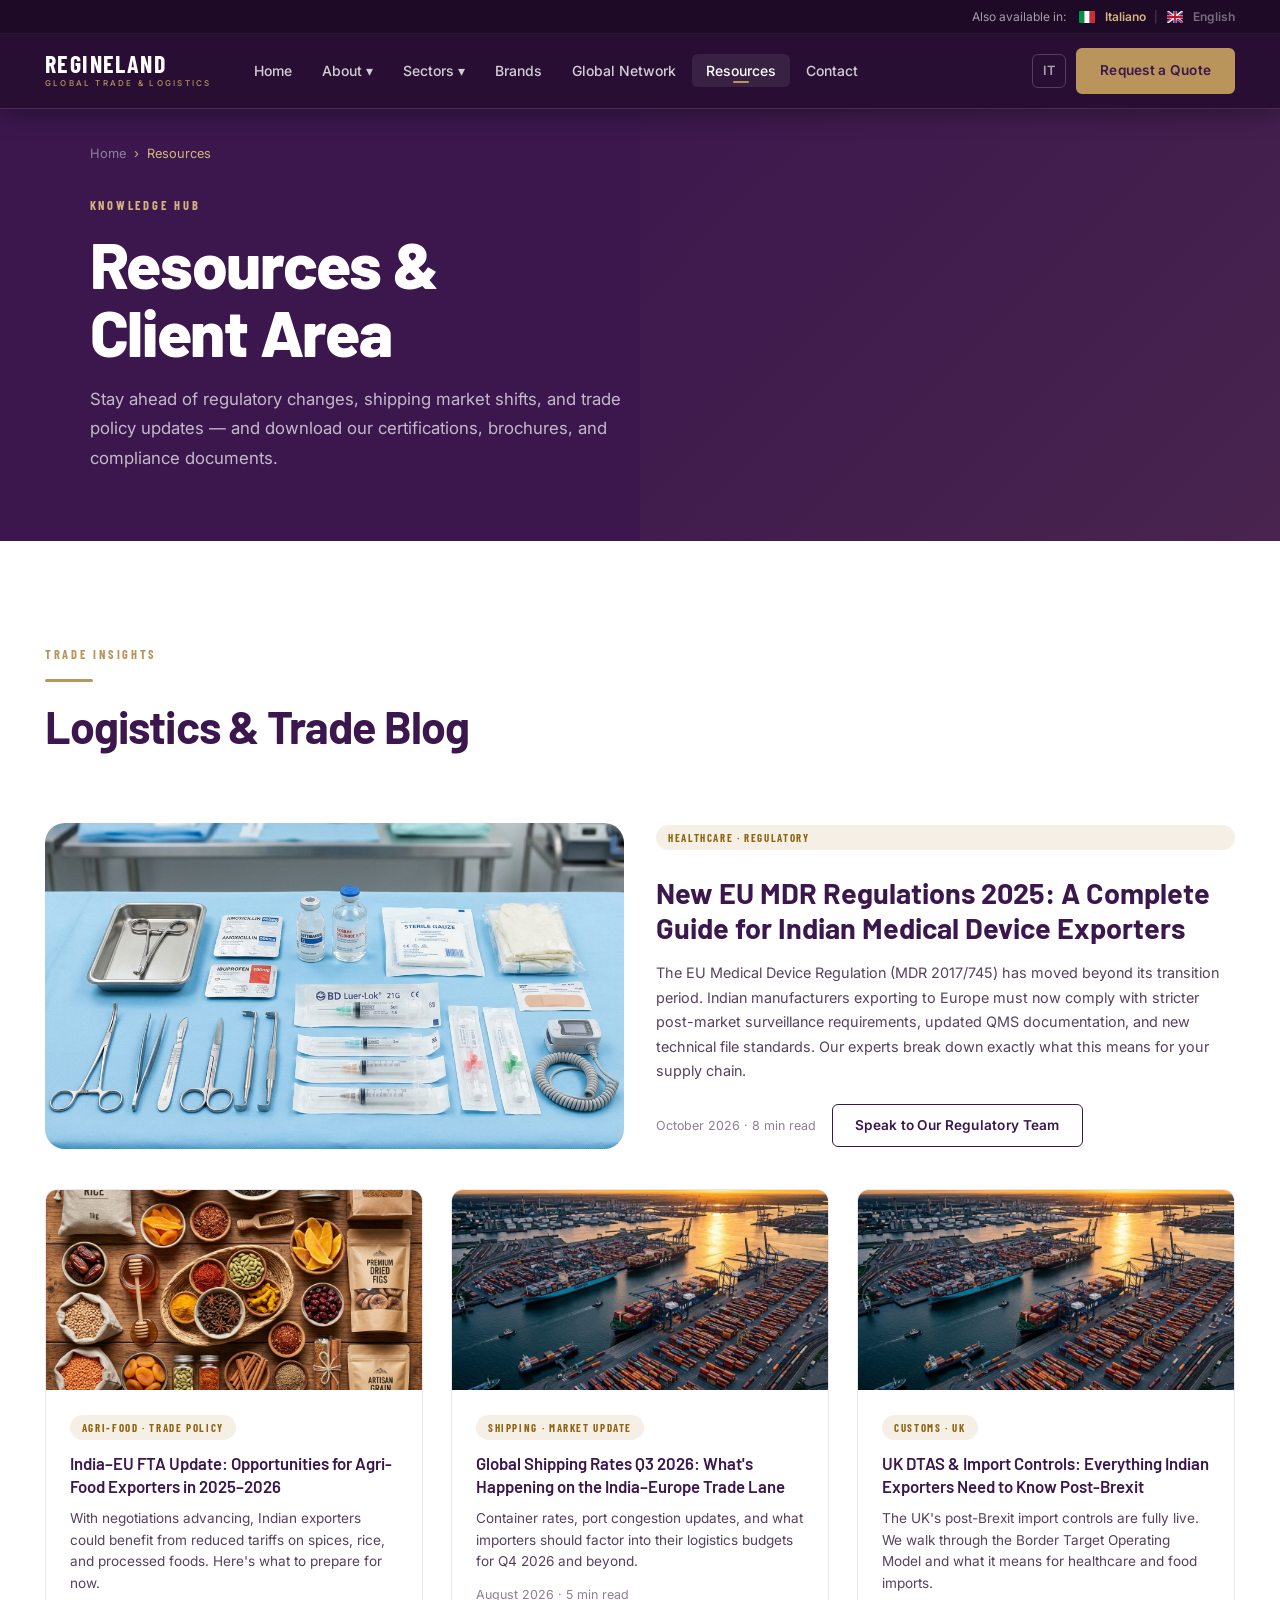
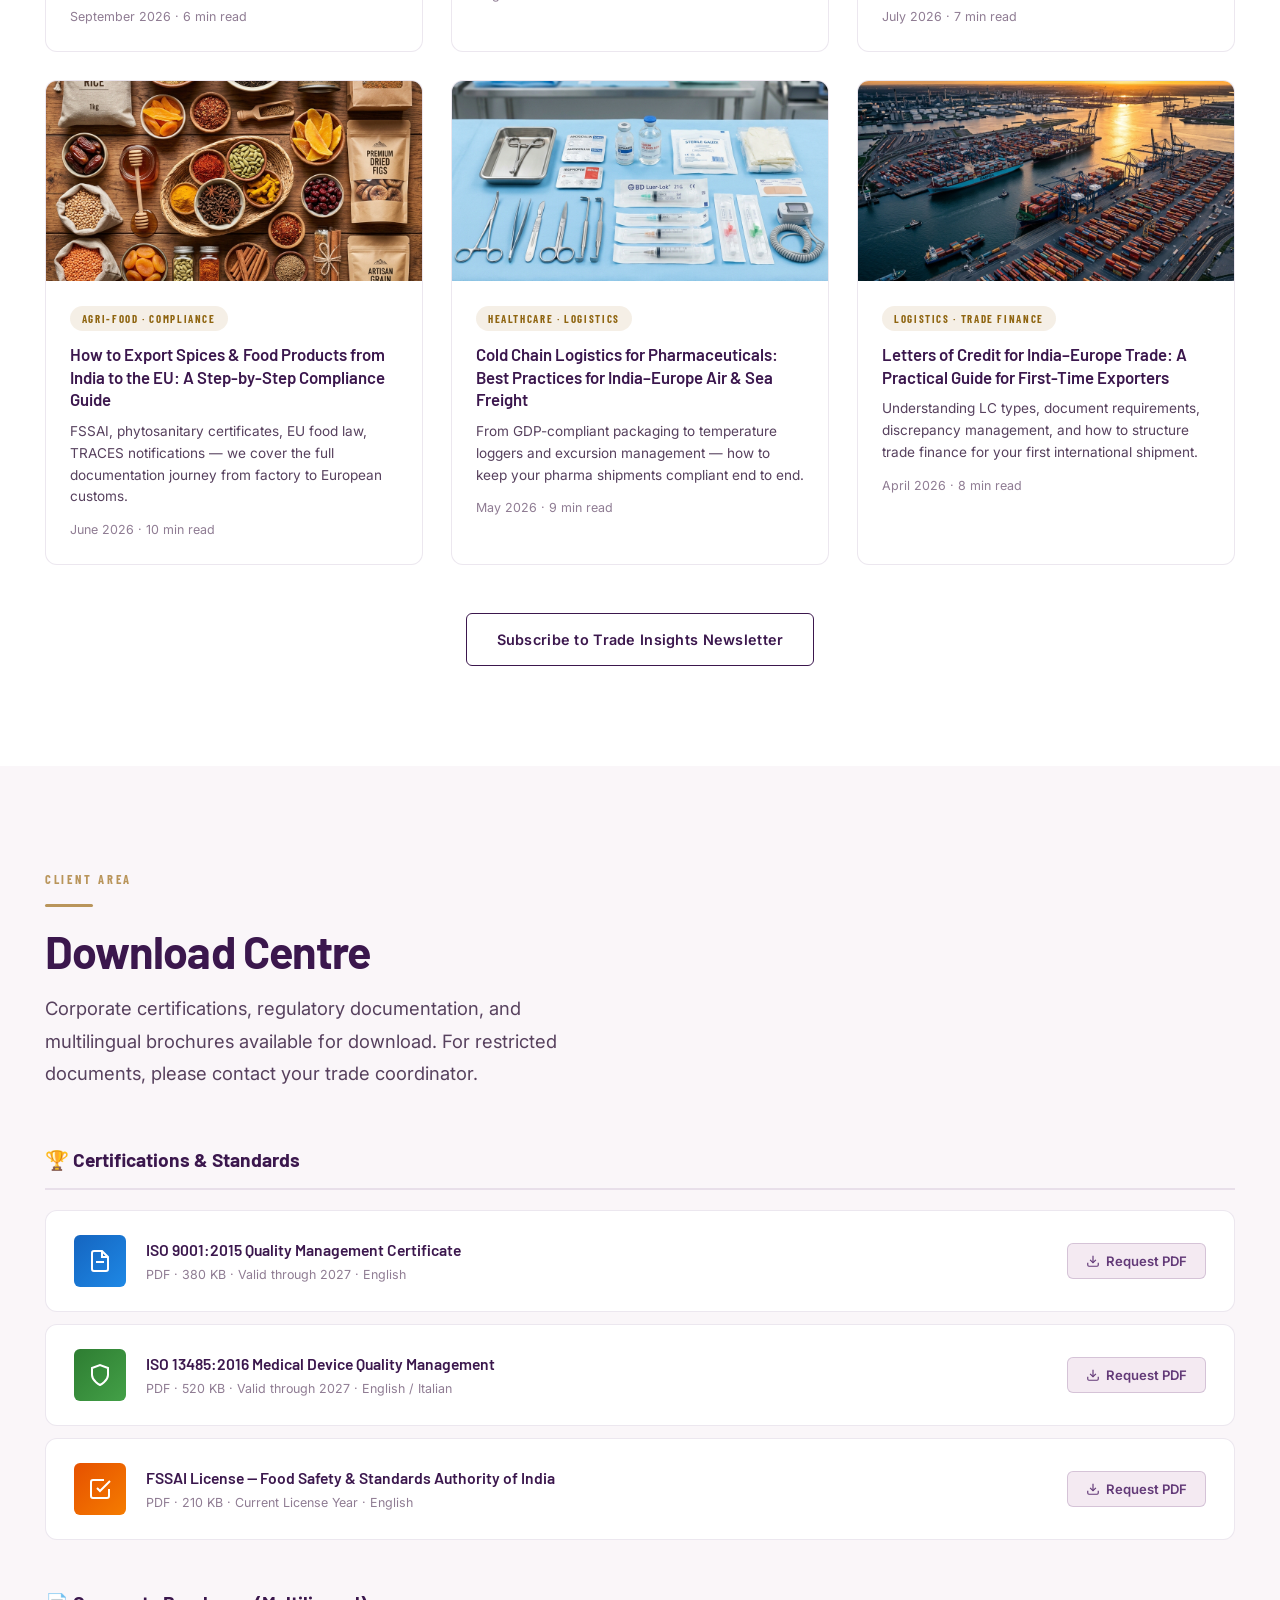
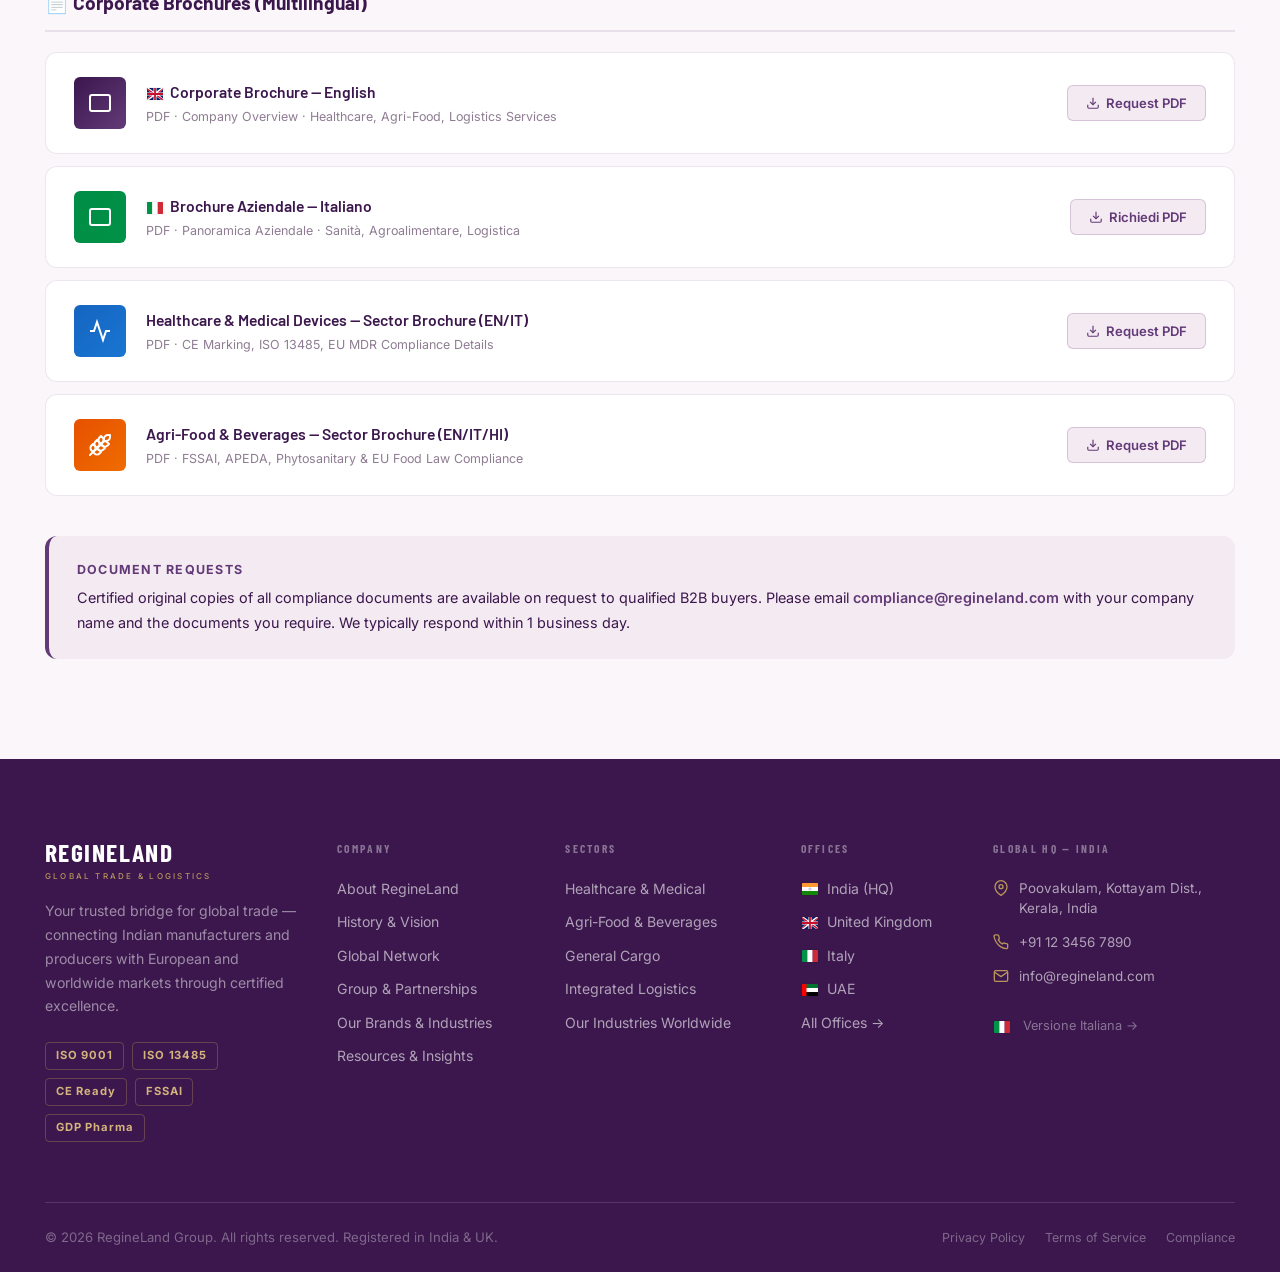
<file: resources.html>
<!DOCTYPE html>
<html lang="en" itemscope itemtype="http://schema.org/WebPage">

<head>
  <meta charset="utf-8">
  <meta name="viewport" content="width=device-width, initial-scale=1">
  <title>Resources & Insights — RegineLand Group | Logistics Blog & Downloads</title>
  <meta name="description"
    content="Stay informed on international trade regulations, customs rules, India-Europe shipping rates, and download RegineLand Group certifications and corporate brochures.">
  <link rel="canonical" href="https://www.regineland.com/resources.html">
  <link rel="alternate" hreflang="it" href="https://www.regineland.com/it/resources.html">
  <link rel="preconnect" href="https://fonts.googleapis.com">
  <link rel="preconnect" href="https://fonts.gstatic.com" crossorigin>
  <link
    href="https://fonts.googleapis.com/css2?family=Barlow:ital,wght@0,300;0,400;0,600;0,700;0,800&family=Barlow+Condensed:wght@600;700;800&family=Inter:wght@300;400;500;600;700&display=swap"
    rel="stylesheet">
  <link rel="stylesheet" href="style.css">
</head>

<body data-page="resources">

  <!-- =============================================
       SITE HEADER (Loaded via components.js)
       ============================================= -->
  <header class="site-header" id="site-header"></header>

  <div class="page-header" id="page-header">
    <div class="container">
      <nav class="breadcrumb" aria-label="Breadcrumb"><a href="index.html">Home</a> <span>›</span>
        <span>Resources</span></nav>
      <span class="eyebrow page-header-eyebrow">Knowledge Hub</span>
      <h1 class="page-header-title">Resources &amp;<br>Client Area</h1>
      <p class="page-header-desc">Stay ahead of regulatory changes, shipping market shifts, and trade policy updates —
        and download our certifications, brochures, and compliance documents.</p>
    </div>
  </div>

  <main>

    <!-- BLOG / INSIGHTS -->
    <section class="section" id="blog" aria-labelledby="blog-heading">
      <div class="container">
        <div class="section-header reveal"
          style="display:flex; justify-content:space-between; align-items:flex-end; flex-wrap:wrap; gap:16px;">
          <div>
            <span class="eyebrow">Trade Insights</span>
            <div class="divider" aria-hidden="true"></div>
            <h2 class="section-title" id="blog-heading">Logistics &amp; Trade Blog</h2>
          </div>
        </div>

        <!-- Featured Article -->
        <div class="featured-article-grid reveal"
          id="featured-article">
          <div style="border-radius: var(--radius-lg); overflow: hidden; aspect-ratio: 16/9;">
            <img src="assets/hero_medical.png" alt="EU Medical Device Regulation article"
              style="width:100%; height:100%; object-fit:cover;">
          </div>
          <div style="display:flex; flex-direction:column; justify-content:center;">
            <span class="news-tag">Healthcare · Regulatory</span>
            <h2
              style="font-family: var(--font-display); font-size: clamp(1.3rem, 2.5vw, 1.8rem); font-weight: 700; color: var(--navy); line-height: 1.2; margin: 14px 0 16px;">
              New EU MDR Regulations 2025: A Complete Guide for Indian Medical Device Exporters</h2>
            <p style="font-size: 0.9rem; color: var(--text-secondary); line-height: 1.7; margin-bottom: 20px;">The EU
              Medical Device Regulation (MDR 2017/745) has moved beyond its transition period. Indian manufacturers
              exporting to Europe must now comply with stricter post-market surveillance requirements, updated QMS
              documentation, and new technical file standards. Our experts break down exactly what this means for your
              supply chain.</p>
            <div style="display:flex; align-items:center; gap:16px; flex-wrap:wrap;">
              <span style="font-size: 0.78rem; color: var(--text-muted);">October 2026 · 8 min read</span>
              <a href="contact.html" class="btn btn-outline-navy btn-sm" id="featured-cta">Speak to Our Regulatory
                Team</a>
            </div>
          </div>
        </div>

        <!-- Article Grid -->
        <div class="news-grid" id="articles-grid">
          <article class="news-card reveal" id="article-1">
            <div class="news-card-img" style="background-image: url('assets/hero_food_agri.png');"></div>
            <div class="news-card-body">
              <span class="news-tag">Agri-Food · Trade Policy</span>
              <h3 class="news-card-title">India–EU FTA Update: Opportunities for Agri-Food Exporters in 2025–2026</h3>
              <p style="font-size:0.85rem; color:var(--text-secondary); line-height:1.6; margin-top:8px;">With
                negotiations advancing, Indian exporters could benefit from reduced tariffs on spices, rice, and
                processed foods. Here's what to prepare for now.</p>
              <p class="news-card-date" style="margin-top:12px;">September 2026 · 6 min read</p>
            </div>
          </article>
          <article class="news-card reveal d1" id="article-2">
            <div class="news-card-img" style="background-image: url('assets/hero_logistics.png');"></div>
            <div class="news-card-body">
              <span class="news-tag">Shipping · Market Update</span>
              <h3 class="news-card-title">Global Shipping Rates Q3 2026: What's Happening on the India–Europe Trade Lane
              </h3>
              <p style="font-size:0.85rem; color:var(--text-secondary); line-height:1.6; margin-top:8px;">Container
                rates, port congestion updates, and what importers should factor into their logistics budgets for Q4
                2026 and beyond.</p>
              <p class="news-card-date" style="margin-top:12px;">August 2026 · 5 min read</p>
            </div>
          </article>
          <article class="news-card reveal d2" id="article-3">
            <div class="news-card-img" style="background-image: url('assets/hero_logistics.png');"></div>
            <div class="news-card-body">
              <span class="news-tag">Customs · UK</span>
              <h3 class="news-card-title">UK DTAS &amp; Import Controls: Everything Indian Exporters Need to Know
                Post-Brexit</h3>
              <p style="font-size:0.85rem; color:var(--text-secondary); line-height:1.6; margin-top:8px;">The UK's
                post-Brexit import controls are fully live. We walk through the Border Target Operating Model and what
                it means for healthcare and food imports.</p>
              <p class="news-card-date" style="margin-top:12px;">July 2026 · 7 min read</p>
            </div>
          </article>
          <article class="news-card reveal" id="article-4">
            <div class="news-card-img" style="background-image: url('assets/hero_food_agri.png');"></div>
            <div class="news-card-body">
              <span class="news-tag">Agri-Food · Compliance</span>
              <h3 class="news-card-title">How to Export Spices &amp; Food Products from India to the EU: A Step-by-Step
                Compliance Guide</h3>
              <p style="font-size:0.85rem; color:var(--text-secondary); line-height:1.6; margin-top:8px;">FSSAI,
                phytosanitary certificates, EU food law, TRACES notifications — we cover the full documentation journey
                from factory to European customs.</p>
              <p class="news-card-date" style="margin-top:12px;">June 2026 · 10 min read</p>
            </div>
          </article>
          <article class="news-card reveal d1" id="article-5">
            <div class="news-card-img" style="background-image: url('assets/hero_medical.png');"></div>
            <div class="news-card-body">
              <span class="news-tag">Healthcare · Logistics</span>
              <h3 class="news-card-title">Cold Chain Logistics for Pharmaceuticals: Best Practices for India–Europe Air
                &amp; Sea Freight</h3>
              <p style="font-size:0.85rem; color:var(--text-secondary); line-height:1.6; margin-top:8px;">From
                GDP-compliant packaging to temperature loggers and excursion management — how to keep your pharma
                shipments compliant end to end.</p>
              <p class="news-card-date" style="margin-top:12px;">May 2026 · 9 min read</p>
            </div>
          </article>
          <article class="news-card reveal d2" id="article-6">
            <div class="news-card-img" style="background-image: url('assets/hero_logistics.png');"></div>
            <div class="news-card-body">
              <span class="news-tag">Logistics · Trade Finance</span>
              <h3 class="news-card-title">Letters of Credit for India–Europe Trade: A Practical Guide for First-Time
                Exporters</h3>
              <p style="font-size:0.85rem; color:var(--text-secondary); line-height:1.6; margin-top:8px;">Understanding
                LC types, document requirements, discrepancy management, and how to structure trade finance for your
                first international shipment.</p>
              <p class="news-card-date" style="margin-top:12px;">April 2026 · 8 min read</p>
            </div>
          </article>
        </div>

        <div style="text-align:center; margin-top: 48px;" class="reveal">
          <a href="contact.html" class="btn btn-outline-navy" id="blog-subscribe">Subscribe to Trade Insights
            Newsletter</a>
        </div>
      </div>
    </section>

    <!-- DOWNLOAD CENTER -->
    <section class="section section-off" id="downloads" aria-labelledby="downloads-heading">
      <div class="container">
        <div class="section-header reveal">
          <span class="eyebrow">Client Area</span>
          <div class="divider" aria-hidden="true"></div>
          <h2 class="section-title" id="downloads-heading">Download Centre</h2>
          <p class="lead" style="max-width:560px;">Corporate certifications, regulatory documentation, and multilingual
            brochures available for download. For restricted documents, please contact your trade coordinator.</p>
        </div>

        <!-- Certifications -->
        <div style="margin-bottom: 48px;" id="certs-section">
          <h3
            style="font-family: var(--font-display); font-size: 1.2rem; font-weight: 700; color: var(--navy); margin-bottom: 20px; padding-bottom: 12px; border-bottom: 2px solid var(--border-light);">
            🏆 Certifications &amp; Standards</h3>
          <div style="display: flex; flex-direction: column; gap: 12px;" id="certs-list">
            <div class="download-card reveal" id="dl-iso9001">
              <div class="download-icon" style="background: linear-gradient(135deg, #1565C0, #1e88e5);">
                <svg xmlns="http://www.w3.org/2000/svg" viewBox="0 0 24 24" fill="none" stroke="currentColor"
                  stroke-width="2">
                  <path d="M14 2H6a2 2 0 0 0-2 2v16a2 2 0 0 0 2 2h12a2 2 0 0 0 2-2V8z" />
                  <polyline points="14 2 14 8 20 8" />
                  <line x1="16" y1="13" x2="8" y2="13" />
                </svg>
              </div>
              <div class="download-info">
                <p class="download-name">ISO 9001:2015 Quality Management Certificate</p>
                <p class="download-meta">PDF · 380 KB · Valid through 2027 · English</p>
              </div>
              <button class="download-btn" id="dl-btn-iso9001"
                onclick="alert('Please contact info@regineland.com to request certified copies of our documentation.')">
                <svg xmlns="http://www.w3.org/2000/svg" viewBox="0 0 24 24" fill="none" stroke="currentColor"
                  stroke-width="2">
                  <path d="M21 15v4a2 2 0 0 1-2 2H5a2 2 0 0 1-2-2v-4" />
                  <polyline points="7 10 12 15 17 10" />
                  <line x1="12" y1="15" x2="12" y2="3" />
                </svg>
                Request PDF
              </button>
            </div>
            <div class="download-card reveal d1" id="dl-iso13485">
              <div class="download-icon" style="background: linear-gradient(135deg, #2e7d32, #43a047);">
                <svg xmlns="http://www.w3.org/2000/svg" viewBox="0 0 24 24" fill="none" stroke="currentColor"
                  stroke-width="2">
                  <path d="M12 22s8-4 8-10V5l-8-3-8 3v7c0 6 8 10 8 10z" />
                </svg>
              </div>
              <div class="download-info">
                <p class="download-name">ISO 13485:2016 Medical Device Quality Management</p>
                <p class="download-meta">PDF · 520 KB · Valid through 2027 · English / Italian</p>
              </div>
              <button class="download-btn" id="dl-btn-iso13485"
                onclick="alert('Please contact info@regineland.com to request certified copies of our documentation.')">
                <svg xmlns="http://www.w3.org/2000/svg" viewBox="0 0 24 24" fill="none" stroke="currentColor"
                  stroke-width="2">
                  <path d="M21 15v4a2 2 0 0 1-2 2H5a2 2 0 0 1-2-2v-4" />
                  <polyline points="7 10 12 15 17 10" />
                  <line x1="12" y1="15" x2="12" y2="3" />
                </svg>
                Request PDF
              </button>
            </div>
            <div class="download-card reveal d2" id="dl-fssai">
              <div class="download-icon" style="background: linear-gradient(135deg, #e65100, #f57c00);">
                <svg xmlns="http://www.w3.org/2000/svg" viewBox="0 0 24 24" fill="none" stroke="currentColor"
                  stroke-width="2">
                  <polyline points="9 11 12 14 22 4" />
                  <path d="M21 12v7a2 2 0 0 1-2 2H5a2 2 0 0 1-2-2V5a2 2 0 0 1 2-2h11" />
                </svg>
              </div>
              <div class="download-info">
                <p class="download-name">FSSAI License — Food Safety &amp; Standards Authority of India</p>
                <p class="download-meta">PDF · 210 KB · Current License Year · English</p>
              </div>
              <button class="download-btn" id="dl-btn-fssai"
                onclick="alert('Please contact info@regineland.com to request certified copies of our documentation.')">
                <svg xmlns="http://www.w3.org/2000/svg" viewBox="0 0 24 24" fill="none" stroke="currentColor"
                  stroke-width="2">
                  <path d="M21 15v4a2 2 0 0 1-2 2H5a2 2 0 0 1-2-2v-4" />
                  <polyline points="7 10 12 15 17 10" />
                  <line x1="12" y1="15" x2="12" y2="3" />
                </svg>
                Request PDF
              </button>
            </div>
          </div>
        </div>

        <!-- Brochures -->
        <div id="brochures-section">
          <h3
            style="font-family: var(--font-display); font-size: 1.2rem; font-weight: 700; color: var(--navy); margin-bottom: 20px; padding-bottom: 12px; border-bottom: 2px solid var(--border-light);">
            📄 Corporate Brochures (Multilingual)</h3>
          <div style="display: flex; flex-direction: column; gap: 12px;" id="brochures-list">
            <div class="download-card reveal" id="dl-brochure-en">
              <div class="download-icon" style="background: linear-gradient(135deg, var(--plum), var(--violet));">
                <svg xmlns="http://www.w3.org/2000/svg" viewBox="0 0 24 24" fill="none" stroke="currentColor"
                  stroke-width="2">
                  <path d="M4 4h16c1.1 0 2 .9 2 2v12c0 1.1-.9 2-2 2H4c-1.1 0-2-.9-2-2V6c0-1.1.9-2 2-2z" />
                </svg>
              </div>
              <div class="download-info">
                <p class="download-name"><svg class="flag-icon" viewBox="0 0 640 480" width="16" height="12"
                    aria-hidden="true">
                    <path fill="#012169" d="M0 0h640v480H0z" />
                    <path fill="#fff"
                      d="m75 0 245 180L565 0h75v60L435 240l205 180v60h-75L320 300 75 480H0v-60l205-180L0 60V0h75z" />
                    <path fill="#c8102e"
                      d="m424 288 216 156v36h-48L376 324l48-36zM640 0v12L420 180l48 36L640 48V0zM0 480v-12l220-168-48-36L0 432v48zm0-480 264 192-48 36L0 72V0z" />
                    <path fill="#fff" d="M260 0h120v480H260zM0 180h640v120H0z" />
                    <path fill="#c8102e" d="M284 0h72v480h-72zM0 204h640v72H0z" />
                  </svg>Corporate Brochure — English</p>
                <p class="download-meta">PDF · Company Overview · Healthcare, Agri-Food, Logistics Services</p>
              </div>
              <button class="download-btn" id="dl-btn-en"
                onclick="alert('Please contact info@regineland.com to request our corporate brochure.')">
                <svg xmlns="http://www.w3.org/2000/svg" viewBox="0 0 24 24" fill="none" stroke="currentColor"
                  stroke-width="2">
                  <path d="M21 15v4a2 2 0 0 1-2 2H5a2 2 0 0 1-2-2v-4" />
                  <polyline points="7 10 12 15 17 10" />
                  <line x1="12" y1="15" x2="12" y2="3" />
                </svg>
                Request PDF
              </button>
            </div>
            <div class="download-card reveal d1" id="dl-brochure-it">
              <div class="download-icon" style="background: linear-gradient(135deg, #008c45, #009246);">
                <svg xmlns="http://www.w3.org/2000/svg" viewBox="0 0 24 24" fill="none" stroke="currentColor"
                  stroke-width="2">
                  <path d="M4 4h16c1.1 0 2 .9 2 2v12c0 1.1-.9 2-2 2H4c-1.1 0-2-.9-2-2V6c0-1.1.9-2 2-2z" />
                </svg>
              </div>
              <div class="download-info">
                <p class="download-name"><svg class="flag-icon" viewBox="0 0 640 480" width="16" height="12"
                    aria-hidden="true">
                    <rect width="213.3" height="480" fill="#009246" />
                    <rect x="213.3" width="213.3" height="480" fill="#fff" />
                    <rect x="426.7" width="213.3" height="480" fill="#ce2b37" />
                  </svg>Brochure Aziendale — Italiano</p>
                <p class="download-meta">PDF · Panoramica Aziendale · Sanità, Agroalimentare, Logistica</p>
              </div>
              <button class="download-btn" id="dl-btn-it"
                onclick="alert('Per richiedere la nostra brochure, contatti: italy@regineland.com')">
                <svg xmlns="http://www.w3.org/2000/svg" viewBox="0 0 24 24" fill="none" stroke="currentColor"
                  stroke-width="2">
                  <path d="M21 15v4a2 2 0 0 1-2 2H5a2 2 0 0 1-2-2v-4" />
                  <polyline points="7 10 12 15 17 10" />
                  <line x1="12" y1="15" x2="12" y2="3" />
                </svg>
                Richiedi PDF
              </button>
            </div>
            <div class="download-card reveal d2" id="dl-brochure-healthcare">
              <div class="download-icon" style="background: linear-gradient(135deg, #1565C0, #1976d2);">
                <svg xmlns="http://www.w3.org/2000/svg" viewBox="0 0 24 24" fill="none" stroke="currentColor"
                  stroke-width="2">
                  <path d="M22 12h-4l-3 9L9 3l-3 9H2" />
                </svg>
              </div>
              <div class="download-info">
                <p class="download-name">Healthcare &amp; Medical Devices — Sector Brochure (EN/IT)</p>
                <p class="download-meta">PDF · CE Marking, ISO 13485, EU MDR Compliance Details</p>
              </div>
              <button class="download-btn" id="dl-btn-healthcare"
                onclick="alert('Please contact info@regineland.com to request our sector brochure.')">
                <svg xmlns="http://www.w3.org/2000/svg" viewBox="0 0 24 24" fill="none" stroke="currentColor"
                  stroke-width="2">
                  <path d="M21 15v4a2 2 0 0 1-2 2H5a2 2 0 0 1-2-2v-4" />
                  <polyline points="7 10 12 15 17 10" />
                  <line x1="12" y1="15" x2="12" y2="3" />
                </svg>
                Request PDF
              </button>
            </div>
            <div class="download-card reveal d3" id="dl-brochure-agri">
              <div class="download-icon" style="background: linear-gradient(135deg, #e65100, #ef6c00);">
                <svg xmlns="http://www.w3.org/2000/svg" viewBox="0 0 24 24" fill="none" stroke="currentColor"
                  stroke-width="2" stroke-linecap="round" stroke-linejoin="round">
                  <path d="M2 22 16 8" />
                  <path d="M3.47 12.53 5 11l1.53 1.53a3.5 3.5 0 0 1 0 4.94L5 19l-1.53-1.53a3.5 3.5 0 0 1 0-4.94Z" />
                  <path d="M7.47 8.53 9 7l1.53 1.53a3.5 3.5 0 0 1 0 4.94L9 15l-1.53-1.53a3.5 3.5 0 0 1 0-4.94Z" />
                  <path d="M11.47 4.53 13 3l1.53 1.53a3.5 3.5 0 0 1 0 4.94L13 11l-1.53-1.53a3.5 3.5 0 0 1 0-4.94Z" />
                  <path d="M20 2h2v2a4 4 0 0 1-4 4h-2V6a4 4 0 0 1 4-4Z" />
                  <path d="M11.47 17.47 13 19l-1.53 1.53a3.5 3.5 0 0 1-4.94 0L5 19l1.53-1.53a3.5 3.5 0 0 1 4.94 0Z" />
                  <path d="M15.47 13.47 17 15l-1.53 1.53a3.5 3.5 0 0 1-4.94 0L9 15l1.53-1.53a3.5 3.5 0 0 1 4.94 0Z" />
                  <path d="M19.47 9.47 21 11l-1.53 1.53a3.5 3.5 0 0 1-4.94 0L13 11l1.53-1.53a3.5 3.5 0 0 1 4.94 0Z" />
                </svg>
              </div>
              <div class="download-info">
                <p class="download-name">Agri-Food &amp; Beverages — Sector Brochure (EN/IT/HI)</p>
                <p class="download-meta">PDF · FSSAI, APEDA, Phytosanitary &amp; EU Food Law Compliance</p>
              </div>
              <button class="download-btn" id="dl-btn-agri"
                onclick="alert('Please contact info@regineland.com to request our sector brochure.')">
                <svg xmlns="http://www.w3.org/2000/svg" viewBox="0 0 24 24" fill="none" stroke="currentColor"
                  stroke-width="2">
                  <path d="M21 15v4a2 2 0 0 1-2 2H5a2 2 0 0 1-2-2v-4" />
                  <polyline points="7 10 12 15 17 10" />
                  <line x1="12" y1="15" x2="12" y2="3" />
                </svg>
                Request PDF
              </button>
            </div>
          </div>
        </div>

        <div
          style="margin-top:40px; padding:24px 28px; background:var(--sky); border-radius:var(--radius-md); border-left:4px solid var(--blue);"
          class="reveal" id="download-note">
          <p
            style="font-size:0.78rem;font-weight:700;letter-spacing:0.1em;text-transform:uppercase;color:var(--blue);margin-bottom:6px;">
            Document Requests</p>
          <p style="font-size:0.9rem;color:var(--navy);line-height:1.7;">Certified original copies of all compliance
            documents are available on request to qualified B2B buyers. Please email <a
              href="mailto:compliance@regineland.com"
              style="color:var(--blue);font-weight:600;">compliance@regineland.com</a> with your company name and the
            documents you require. We typically respond within 1 business day.</p>
        </div>
      </div>
    </section>

  </main>

  <!-- =============================================
       SITE FOOTER (Loaded via components.js)
       ============================================= -->
  <footer class="site-footer" id="site-footer" role="contentinfo"></footer>

  <script src="components.js"></script>
  <script src="script.js"></script>
</body>

</html>
</file>
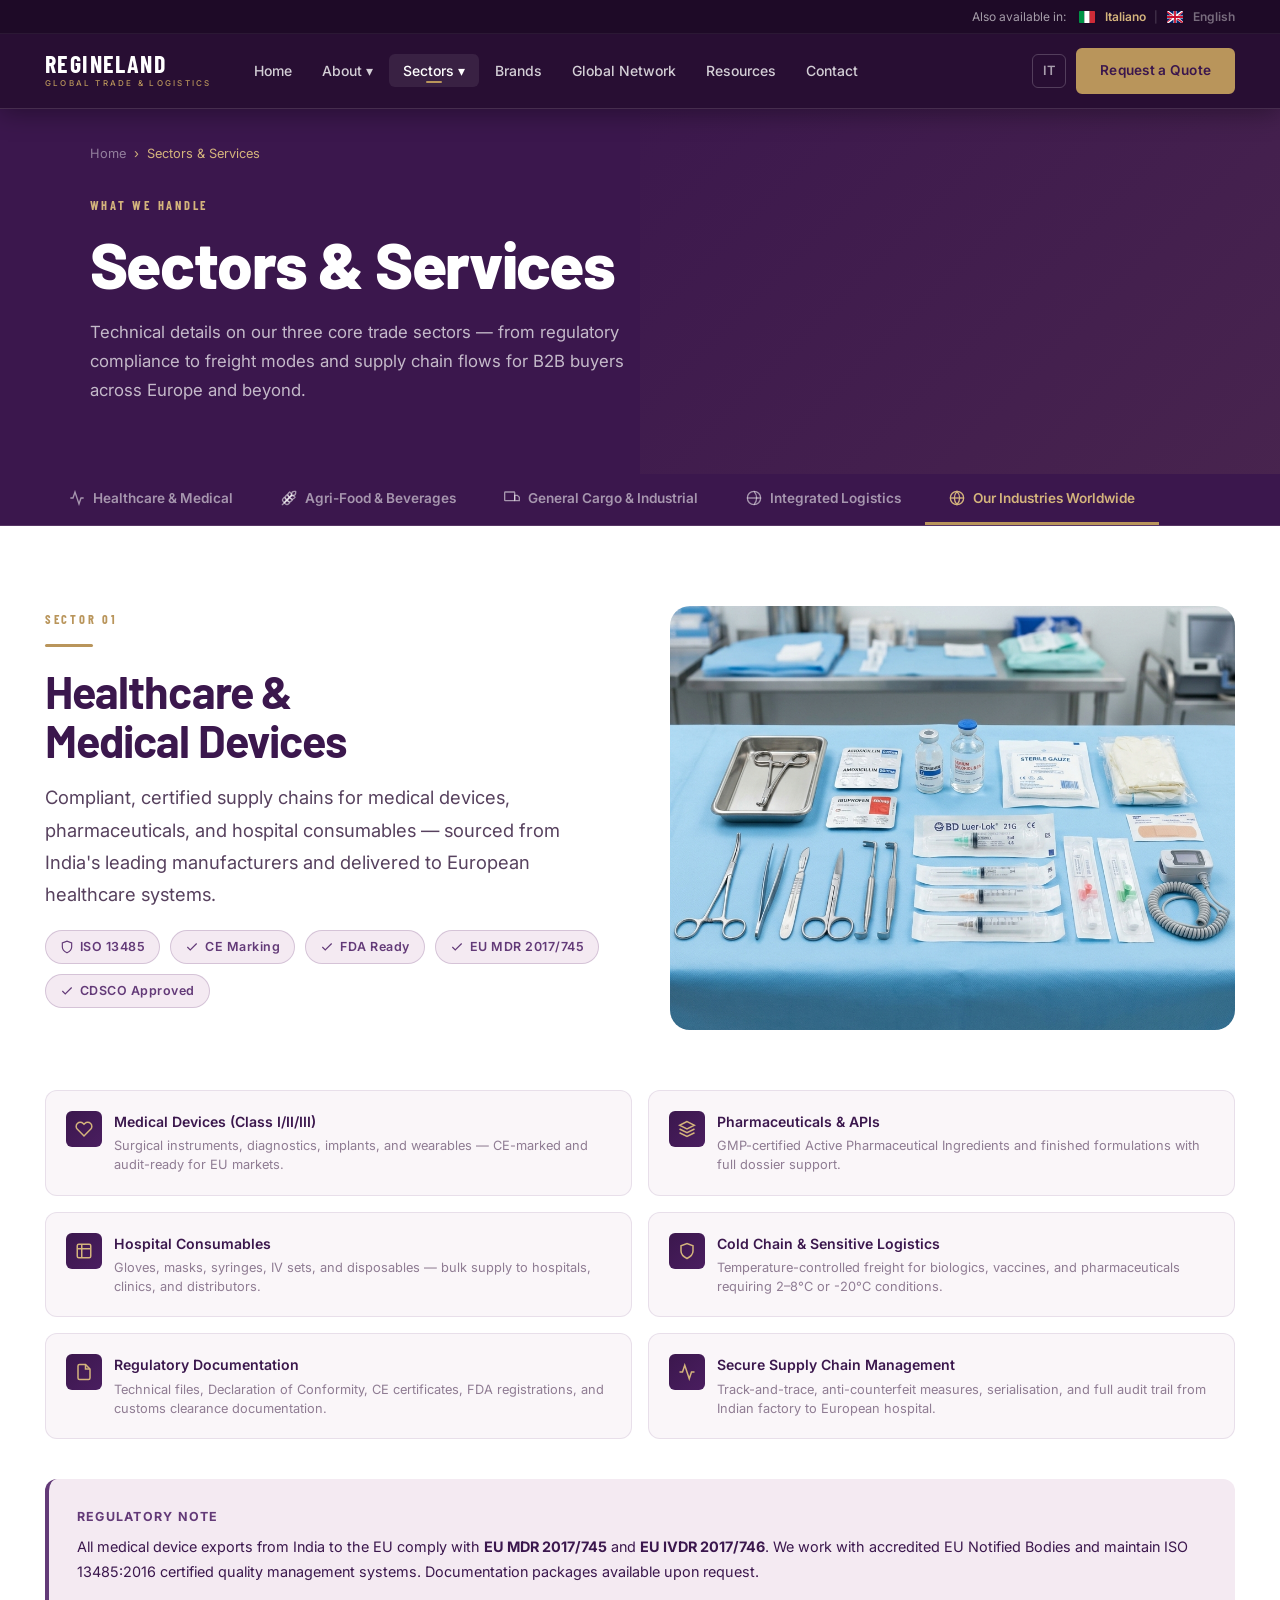
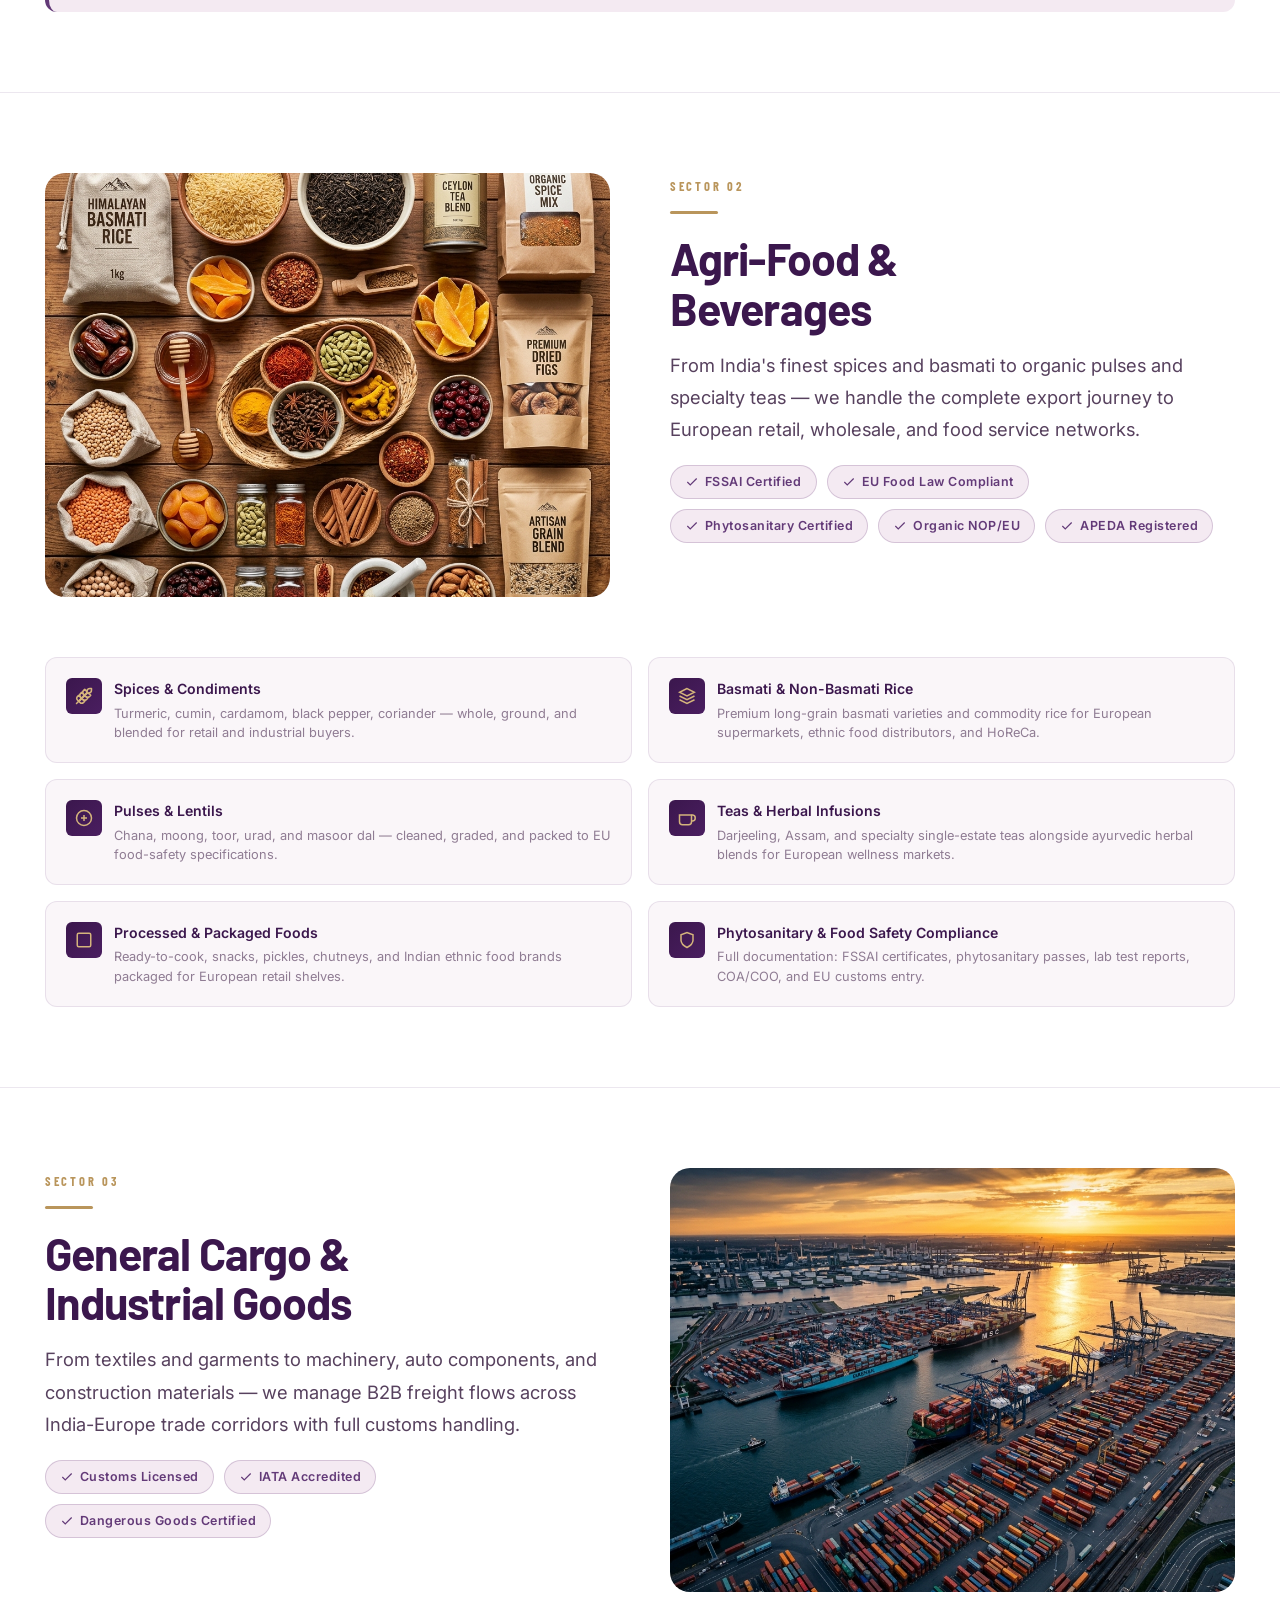
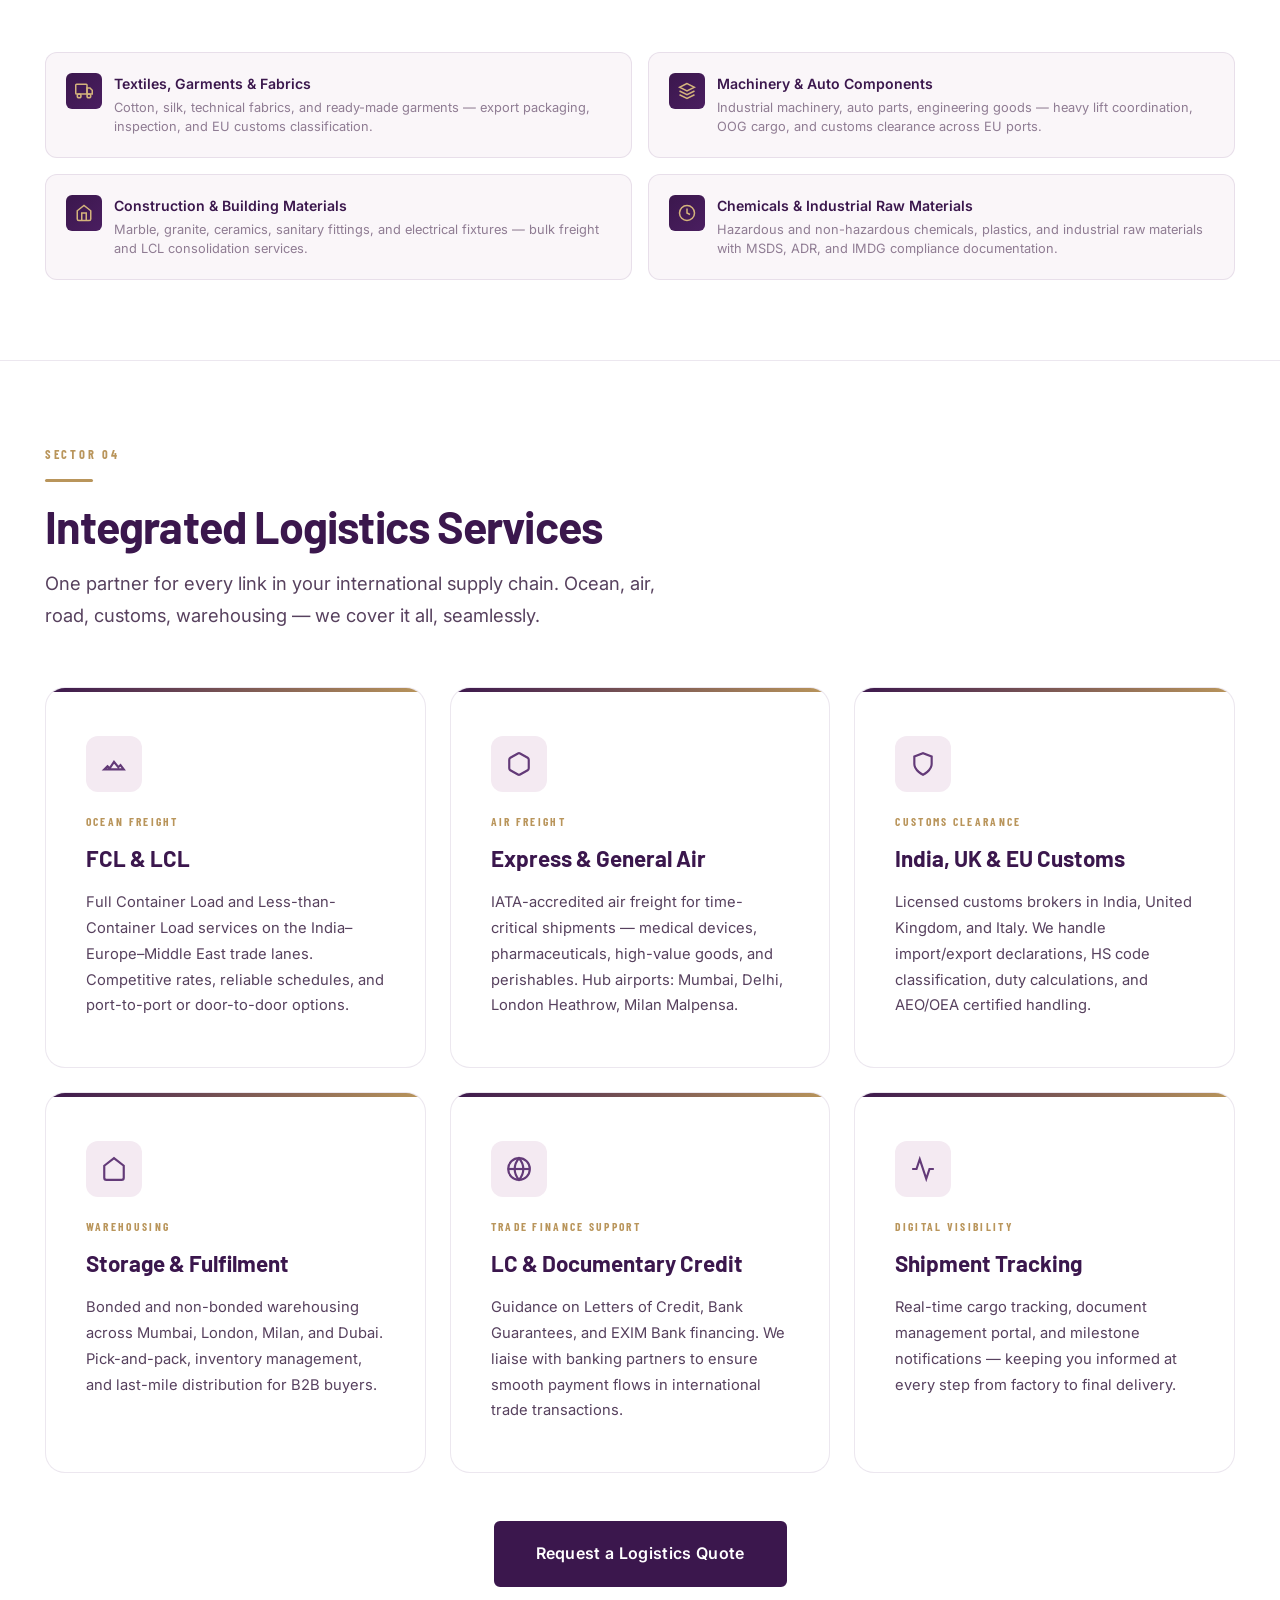
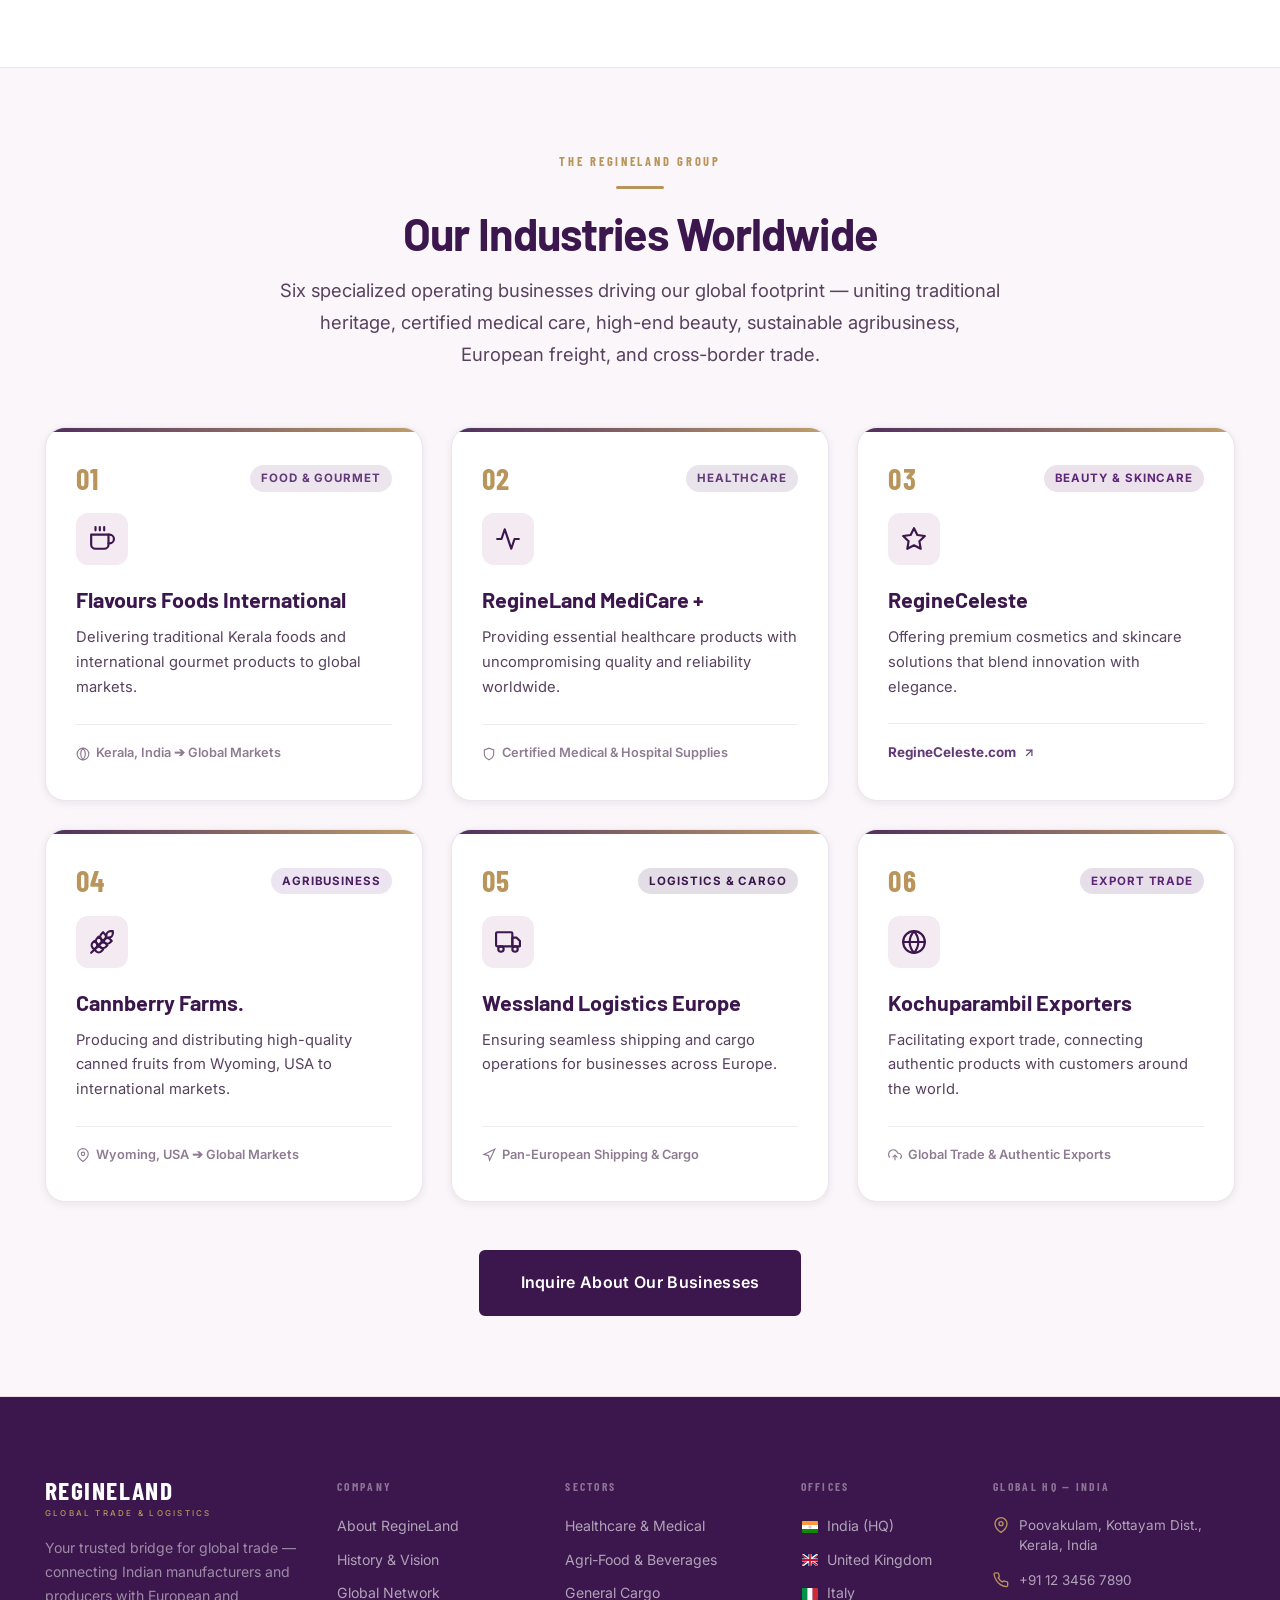
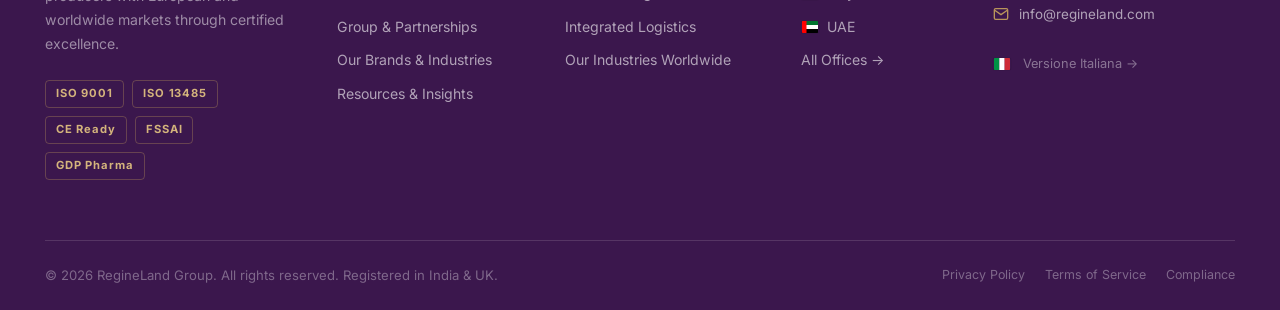
<file: sectors.html>
<!DOCTYPE html>
<html lang="en" itemscope itemtype="http://schema.org/WebPage">

<head>
  <meta charset="utf-8">
  <meta name="viewport" content="width=device-width, initial-scale=1">
  <title>Sectors & Services — RegineLand Group | Healthcare, Agri-Food, Cargo Logistics</title>
  <meta name="description"
    content="RegineLand Group handles healthcare & medical devices, agri-food exports, general cargo, and integrated logistics services between India, Europe, and the world.">
  <link rel="canonical" href="https://www.regineland.com/sectors.html">
  <link rel="alternate" hreflang="it" href="https://www.regineland.com/it/sectors.html">
  <link rel="preconnect" href="https://fonts.googleapis.com">
  <link rel="preconnect" href="https://fonts.gstatic.com" crossorigin>
  <link
    href="https://fonts.googleapis.com/css2?family=Barlow:ital,wght@0,300;0,400;0,600;0,700;0,800;1,700&family=Barlow+Condensed:wght@600;700;800&family=Inter:wght@300;400;500;600;700&display=swap"
    rel="stylesheet">
  <link rel="stylesheet" href="style.css">
</head>

<body data-page="sectors">

  <!-- =============================================
       SITE HEADER (Loaded via components.js)
       ============================================= -->
  <header class="site-header" id="site-header"></header>

  <!-- PAGE HEADER -->
  <div class="page-header" id="page-header">
    <div class="container">
      <nav class="breadcrumb" aria-label="Breadcrumb"><a href="index.html">Home</a> <span aria-hidden="true">›</span>
        <span>Sectors &amp; Services</span>
      </nav>
      <span class="eyebrow page-header-eyebrow">What We Handle</span>
      <h1 class="page-header-title">Sectors &amp; Services</h1>
      <p class="page-header-desc">Technical details on our three core trade sectors — from regulatory compliance to
        freight modes and supply chain flows for B2B buyers across Europe and beyond.</p>
    </div>
  </div>

  <!-- SECTOR STICKY NAV -->
  <div class="sector-nav" id="sector-nav" role="navigation" aria-label="Sector navigation">
    <div class="sector-nav-inner">
      <button class="sector-tab active" data-target="healthcare" id="tab-healthcare">
        <svg xmlns="http://www.w3.org/2000/svg" viewBox="0 0 24 24" fill="none" stroke="currentColor" stroke-width="2"
          width="16" height="16">
          <path d="M22 12h-4l-3 9L9 3l-3 9H2" />
        </svg>
        Healthcare &amp; Medical
      </button>
      <button class="sector-tab" data-target="agrifood" id="tab-agrifood">
        <svg xmlns="http://www.w3.org/2000/svg" viewBox="0 0 24 24" fill="none" stroke="currentColor" stroke-width="2"
          width="16" height="16" stroke-linecap="round" stroke-linejoin="round">
                  <path d="M2 22 16 8" />
                  <path d="M3.47 12.53 5 11l1.53 1.53a3.5 3.5 0 0 1 0 4.94L5 19l-1.53-1.53a3.5 3.5 0 0 1 0-4.94Z" />
                  <path d="M7.47 8.53 9 7l1.53 1.53a3.5 3.5 0 0 1 0 4.94L9 15l-1.53-1.53a3.5 3.5 0 0 1 0-4.94Z" />
                  <path d="M11.47 4.53 13 3l1.53 1.53a3.5 3.5 0 0 1 0 4.94L13 11l-1.53-1.53a3.5 3.5 0 0 1 0-4.94Z" />
                  <path d="M20 2h2v2a4 4 0 0 1-4 4h-2V6a4 4 0 0 1 4-4Z" />
                  <path d="M11.47 17.47 13 19l-1.53 1.53a3.5 3.5 0 0 1-4.94 0L5 19l1.53-1.53a3.5 3.5 0 0 1 4.94 0Z" />
                  <path d="M15.47 13.47 17 15l-1.53 1.53a3.5 3.5 0 0 1-4.94 0L9 15l1.53-1.53a3.5 3.5 0 0 1 4.94 0Z" />
                  <path d="M19.47 9.47 21 11l-1.53 1.53a3.5 3.5 0 0 1-4.94 0L13 11l1.53-1.53a3.5 3.5 0 0 1 4.94 0Z" />
        </svg>
        Agri-Food &amp; Beverages
      </button>
      <button class="sector-tab" data-target="cargo" id="tab-cargo">
        <svg xmlns="http://www.w3.org/2000/svg" viewBox="0 0 24 24" fill="none" stroke="currentColor" stroke-width="2"
          width="16" height="16">
          <rect x="1" y="3" width="15" height="13" rx="1" />
          <path d="M16 8h4l3 3v5h-7V8z" />
        </svg>
        General Cargo &amp; Industrial
      </button>
      <button class="sector-tab" data-target="logistics" id="tab-logistics">
        <svg xmlns="http://www.w3.org/2000/svg" viewBox="0 0 24 24" fill="none" stroke="currentColor" stroke-width="2"
          width="16" height="16">
          <circle cx="12" cy="12" r="10" />
          <line x1="2" y1="12" x2="22" y2="12" />
          <path d="M12 2a15.3 15.3 0 0 1 4 10 15.3 15.3 0 0 1-4 10" />
        </svg>
        Integrated Logistics
      </button>
      <button class="sector-tab" data-target="industries" id="tab-industries">
        <svg xmlns="http://www.w3.org/2000/svg" viewBox="0 0 24 24" fill="none" stroke="currentColor" stroke-width="2"
          width="16" height="16">
          <circle cx="12" cy="12" r="10" />
          <path d="M2 12h20" />
          <path d="M12 2a15.3 15.3 0 0 1 4 10 15.3 15.3 0 0 1-4 10 15.3 15.3 0 0 1-4-10 15.3 15.3 0 0 1 4-10z" />
        </svg>
        Our Industries Worldwide
      </button>
    </div>
  </div>

  <main>

    <!-- ===== HEALTHCARE ===== -->
    <section class="sector-detail sector-section" id="healthcare" aria-labelledby="healthcare-heading">
      <div class="container">
        <div class="sector-header-grid">
          <div>
            <span class="eyebrow">Sector 01</span>
            <div class="divider" aria-hidden="true"></div>
            <h2 class="section-title" id="healthcare-heading">Healthcare &amp;<br>Medical Devices</h2>
            <p class="lead">Compliant, certified supply chains for medical devices, pharmaceuticals, and hospital
              consumables — sourced from India's leading manufacturers and delivered to European healthcare systems.</p>
            <div class="sector-compliance" role="list" aria-label="Certifications">
              <span class="compliance-badge" role="listitem"><svg xmlns="http://www.w3.org/2000/svg" viewBox="0 0 24 24"
                  fill="none" stroke="currentColor" stroke-width="2" width="14" height="14">
                  <path d="M12 22s8-4 8-10V5l-8-3-8 3v7c0 6 8 10 8 10z" />
                </svg>ISO 13485</span>
              <span class="compliance-badge" role="listitem"><svg xmlns="http://www.w3.org/2000/svg" viewBox="0 0 24 24"
                  fill="none" stroke="currentColor" stroke-width="2" width="14" height="14">
                  <polyline points="20 6 9 17 4 12" />
                </svg>CE Marking</span>
              <span class="compliance-badge" role="listitem"><svg xmlns="http://www.w3.org/2000/svg" viewBox="0 0 24 24"
                  fill="none" stroke="currentColor" stroke-width="2" width="14" height="14">
                  <polyline points="20 6 9 17 4 12" />
                </svg>FDA Ready</span>
              <span class="compliance-badge" role="listitem"><svg xmlns="http://www.w3.org/2000/svg" viewBox="0 0 24 24"
                  fill="none" stroke="currentColor" stroke-width="2" width="14" height="14">
                  <polyline points="20 6 9 17 4 12" />
                </svg>EU MDR 2017/745</span>
              <span class="compliance-badge" role="listitem"><svg xmlns="http://www.w3.org/2000/svg" viewBox="0 0 24 24"
                  fill="none" stroke="currentColor" stroke-width="2" width="14" height="14">
                  <polyline points="20 6 9 17 4 12" />
                </svg>CDSCO Approved</span>
            </div>
          </div>
          <div class="sector-img reveal-right">
            <img src="assets/hero_medical.png" alt="Medical supplies and healthcare logistics" loading="lazy">
          </div>
        </div>

        <div class="service-list" id="healthcare-services">
          <div class="service-item reveal">
            <div class="service-icon" aria-hidden="true"><svg xmlns="http://www.w3.org/2000/svg" viewBox="0 0 24 24"
                fill="none" stroke="currentColor" stroke-width="2">
                <path
                  d="M20.84 4.61a5.5 5.5 0 0 0-7.78 0L12 5.67l-1.06-1.06a5.5 5.5 0 0 0-7.78 7.78l1.06 1.06L12 21.23l7.78-7.78 1.06-1.06a5.5 5.5 0 0 0 0-7.78z" />
              </svg></div>
            <div>
              <p class="service-name">Medical Devices (Class I/II/III)</p>
              <p class="service-detail">Surgical instruments, diagnostics, implants, and wearables — CE-marked and
                audit-ready for EU markets.</p>
            </div>
          </div>
          <div class="service-item reveal d1">
            <div class="service-icon" aria-hidden="true"><svg xmlns="http://www.w3.org/2000/svg" viewBox="0 0 24 24"
                fill="none" stroke="currentColor" stroke-width="2">
                <path d="M12 2L2 7l10 5 10-5-10-5z" />
                <path d="M2 17l10 5 10-5" />
                <path d="M2 12l10 5 10-5" />
              </svg></div>
            <div>
              <p class="service-name">Pharmaceuticals &amp; APIs</p>
              <p class="service-detail">GMP-certified Active Pharmaceutical Ingredients and finished formulations with
                full dossier support.</p>
            </div>
          </div>
          <div class="service-item reveal d2">
            <div class="service-icon" aria-hidden="true"><svg xmlns="http://www.w3.org/2000/svg" viewBox="0 0 24 24"
                fill="none" stroke="currentColor" stroke-width="2">
                <rect x="3" y="3" width="18" height="18" rx="2" />
                <line x1="9" y1="3" x2="9" y2="21" />
                <line x1="3" y1="9" x2="21" y2="9" />
              </svg></div>
            <div>
              <p class="service-name">Hospital Consumables</p>
              <p class="service-detail">Gloves, masks, syringes, IV sets, and disposables — bulk supply to hospitals,
                clinics, and distributors.</p>
            </div>
          </div>
          <div class="service-item reveal d3">
            <div class="service-icon" aria-hidden="true"><svg xmlns="http://www.w3.org/2000/svg" viewBox="0 0 24 24"
                fill="none" stroke="currentColor" stroke-width="2">
                <path d="M12 22s8-4 8-10V5l-8-3-8 3v7c0 6 8 10 8 10z" />
              </svg></div>
            <div>
              <p class="service-name">Cold Chain &amp; Sensitive Logistics</p>
              <p class="service-detail">Temperature-controlled freight for biologics, vaccines, and pharmaceuticals
                requiring 2–8°C or -20°C conditions.</p>
            </div>
          </div>
          <div class="service-item reveal">
            <div class="service-icon" aria-hidden="true"><svg xmlns="http://www.w3.org/2000/svg" viewBox="0 0 24 24"
                fill="none" stroke="currentColor" stroke-width="2">
                <path d="M14 2H6a2 2 0 0 0-2 2v16a2 2 0 0 0 2 2h12a2 2 0 0 0 2-2V8z" />
                <polyline points="14 2 14 8 20 8" />
              </svg></div>
            <div>
              <p class="service-name">Regulatory Documentation</p>
              <p class="service-detail">Technical files, Declaration of Conformity, CE certificates, FDA registrations,
                and customs clearance documentation.</p>
            </div>
          </div>
          <div class="service-item reveal d1">
            <div class="service-icon" aria-hidden="true"><svg xmlns="http://www.w3.org/2000/svg" viewBox="0 0 24 24"
                fill="none" stroke="currentColor" stroke-width="2">
                <polyline points="22 12 18 12 15 21 9 3 6 12 2 12" />
              </svg></div>
            <div>
              <p class="service-name">Secure Supply Chain Management</p>
              <p class="service-detail">Track-and-trace, anti-counterfeit measures, serialisation, and full audit trail
                from Indian factory to European hospital.</p>
            </div>
          </div>
        </div>

        <div
          style="margin-top:40px; padding:28px; background:var(--sky); border-radius:var(--radius-md); border-left:4px solid var(--blue);"
          class="reveal">
          <p
            style="font-size:0.78rem;font-weight:700;letter-spacing:0.1em;text-transform:uppercase;color:var(--blue);margin-bottom:8px;">
            Regulatory Note</p>
          <p style="font-size:0.9rem;color:var(--navy);line-height:1.7;">All medical device exports from India to the EU
            comply with <strong>EU MDR 2017/745</strong> and <strong>EU IVDR 2017/746</strong>. We work with accredited
            EU Notified Bodies and maintain ISO 13485:2016 certified quality management systems. Documentation packages
            available upon request.</p>
        </div>
      </div>
    </section>

    <!-- ===== AGRI-FOOD ===== -->
    <section class="sector-detail sector-section section-off" id="agrifood" aria-labelledby="agrifood-heading">
      <div class="container">
        <div class="sector-header-grid">
          <div class="sector-img reveal-left">
            <img src="assets/hero_food_agri.png" alt="Premium Indian agricultural food products for export"
              loading="lazy">
          </div>
          <div>
            <span class="eyebrow">Sector 02</span>
            <div class="divider" aria-hidden="true"></div>
            <h2 class="section-title" id="agrifood-heading">Agri-Food &amp;<br>Beverages</h2>
            <p class="lead">From India's finest spices and basmati to organic pulses and specialty teas — we handle the
              complete export journey to European retail, wholesale, and food service networks.</p>
            <div class="sector-compliance">
              <span class="compliance-badge"><svg xmlns="http://www.w3.org/2000/svg" viewBox="0 0 24 24" fill="none"
                  stroke="currentColor" stroke-width="2" width="14" height="14">
                  <polyline points="20 6 9 17 4 12" />
                </svg>FSSAI Certified</span>
              <span class="compliance-badge"><svg xmlns="http://www.w3.org/2000/svg" viewBox="0 0 24 24" fill="none"
                  stroke="currentColor" stroke-width="2" width="14" height="14">
                  <polyline points="20 6 9 17 4 12" />
                </svg>EU Food Law Compliant</span>
              <span class="compliance-badge"><svg xmlns="http://www.w3.org/2000/svg" viewBox="0 0 24 24" fill="none"
                  stroke="currentColor" stroke-width="2" width="14" height="14">
                  <polyline points="20 6 9 17 4 12" />
                </svg>Phytosanitary Certified</span>
              <span class="compliance-badge"><svg xmlns="http://www.w3.org/2000/svg" viewBox="0 0 24 24" fill="none"
                  stroke="currentColor" stroke-width="2" width="14" height="14">
                  <polyline points="20 6 9 17 4 12" />
                </svg>Organic NOP/EU</span>
              <span class="compliance-badge"><svg xmlns="http://www.w3.org/2000/svg" viewBox="0 0 24 24" fill="none"
                  stroke="currentColor" stroke-width="2" width="14" height="14">
                  <polyline points="20 6 9 17 4 12" />
                </svg>APEDA Registered</span>
            </div>
          </div>
        </div>

        <div class="service-list" id="agrifood-services">
          <div class="service-item reveal">
            <div class="service-icon"><svg xmlns="http://www.w3.org/2000/svg" viewBox="0 0 24 24" fill="none"
                stroke="currentColor" stroke-width="2" stroke-linecap="round" stroke-linejoin="round">
                  <path d="M2 22 16 8" />
                  <path d="M3.47 12.53 5 11l1.53 1.53a3.5 3.5 0 0 1 0 4.94L5 19l-1.53-1.53a3.5 3.5 0 0 1 0-4.94Z" />
                  <path d="M7.47 8.53 9 7l1.53 1.53a3.5 3.5 0 0 1 0 4.94L9 15l-1.53-1.53a3.5 3.5 0 0 1 0-4.94Z" />
                  <path d="M11.47 4.53 13 3l1.53 1.53a3.5 3.5 0 0 1 0 4.94L13 11l-1.53-1.53a3.5 3.5 0 0 1 0-4.94Z" />
                  <path d="M20 2h2v2a4 4 0 0 1-4 4h-2V6a4 4 0 0 1 4-4Z" />
                  <path d="M11.47 17.47 13 19l-1.53 1.53a3.5 3.5 0 0 1-4.94 0L5 19l1.53-1.53a3.5 3.5 0 0 1 4.94 0Z" />
                  <path d="M15.47 13.47 17 15l-1.53 1.53a3.5 3.5 0 0 1-4.94 0L9 15l1.53-1.53a3.5 3.5 0 0 1 4.94 0Z" />
                  <path d="M19.47 9.47 21 11l-1.53 1.53a3.5 3.5 0 0 1-4.94 0L13 11l1.53-1.53a3.5 3.5 0 0 1 4.94 0Z" />
              </svg></div>
            <div>
              <p class="service-name">Spices &amp; Condiments</p>
              <p class="service-detail">Turmeric, cumin, cardamom, black pepper, coriander — whole, ground, and blended
                for retail and industrial buyers.</p>
            </div>
          </div>
          <div class="service-item reveal d1">
            <div class="service-icon" aria-hidden="true"><svg xmlns="http://www.w3.org/2000/svg" viewBox="0 0 24 24"
                fill="none" stroke="currentColor" stroke-width="2">
                <path d="M12 2L2 7l10 5 10-5-10-5z" />
                <path d="M2 17l10 5 10-5" />
                <path d="M2 12l10 5 10-5" />
              </svg></div>
            <div>
              <p class="service-name">Basmati &amp; Non-Basmati Rice</p>
              <p class="service-detail">Premium long-grain basmati varieties and commodity rice for European
                supermarkets, ethnic food distributors, and HoReCa.</p>
            </div>
          </div>
          <div class="service-item reveal d2">
            <div class="service-icon"><svg xmlns="http://www.w3.org/2000/svg" viewBox="0 0 24 24" fill="none"
                stroke="currentColor" stroke-width="2">
                <circle cx="12" cy="12" r="10" />
                <line x1="12" y1="8" x2="12" y2="16" />
                <line x1="8" y1="12" x2="16" y2="12" />
              </svg></div>
            <div>
              <p class="service-name">Pulses &amp; Lentils</p>
              <p class="service-detail">Chana, moong, toor, urad, and masoor dal — cleaned, graded, and packed to EU
                food-safety specifications.</p>
            </div>
          </div>
          <div class="service-item reveal d3">
            <div class="service-icon"><svg xmlns="http://www.w3.org/2000/svg" viewBox="0 0 24 24" fill="none"
                stroke="currentColor" stroke-width="2">
                <path d="M18 8h1a4 4 0 0 1 0 8h-1" />
                <path d="M2 8h16v9a4 4 0 0 1-4 4H6a4 4 0 0 1-4-4V8z" />
              </svg></div>
            <div>
              <p class="service-name">Teas &amp; Herbal Infusions</p>
              <p class="service-detail">Darjeeling, Assam, and specialty single-estate teas alongside ayurvedic herbal
                blends for European wellness markets.</p>
            </div>
          </div>
          <div class="service-item reveal">
            <div class="service-icon"><svg xmlns="http://www.w3.org/2000/svg" viewBox="0 0 24 24" fill="none"
                stroke="currentColor" stroke-width="2">
                <rect x="3" y="3" width="18" height="18" rx="2" />
              </svg></div>
            <div>
              <p class="service-name">Processed &amp; Packaged Foods</p>
              <p class="service-detail">Ready-to-cook, snacks, pickles, chutneys, and Indian ethnic food brands packaged
                for European retail shelves.</p>
            </div>
          </div>
          <div class="service-item reveal d1">
            <div class="service-icon"><svg xmlns="http://www.w3.org/2000/svg" viewBox="0 0 24 24" fill="none"
                stroke="currentColor" stroke-width="2">
                <path d="M12 22s8-4 8-10V5l-8-3-8 3v7c0 6 8 10 8 10z" />
              </svg></div>
            <div>
              <p class="service-name">Phytosanitary &amp; Food Safety Compliance</p>
              <p class="service-detail">Full documentation: FSSAI certificates, phytosanitary passes, lab test reports,
                COA/COO, and EU customs entry.</p>
            </div>
          </div>
        </div>
      </div>
    </section>

    <!-- ===== GENERAL CARGO ===== -->
    <section class="sector-detail sector-section" id="cargo" aria-labelledby="cargo-heading">
      <div class="container">
        <div class="sector-header-grid">
          <div>
            <span class="eyebrow">Sector 03</span>
            <div class="divider" aria-hidden="true"></div>
            <h2 class="section-title" id="cargo-heading">General Cargo &amp;<br>Industrial Goods</h2>
            <p class="lead">From textiles and garments to machinery, auto components, and construction materials — we
              manage B2B freight flows across India-Europe trade corridors with full customs handling.</p>
            <div class="sector-compliance">
              <span class="compliance-badge"><svg xmlns="http://www.w3.org/2000/svg" viewBox="0 0 24 24" fill="none"
                  stroke="currentColor" stroke-width="2" width="14" height="14">
                  <polyline points="20 6 9 17 4 12" />
                </svg>Customs Licensed</span>
              <span class="compliance-badge"><svg xmlns="http://www.w3.org/2000/svg" viewBox="0 0 24 24" fill="none"
                  stroke="currentColor" stroke-width="2" width="14" height="14">
                  <polyline points="20 6 9 17 4 12" />
                </svg>IATA Accredited</span>
              <span class="compliance-badge"><svg xmlns="http://www.w3.org/2000/svg" viewBox="0 0 24 24" fill="none"
                  stroke="currentColor" stroke-width="2" width="14" height="14">
                  <polyline points="20 6 9 17 4 12" />
                </svg>Dangerous Goods Certified</span>
            </div>
          </div>
          <div class="sector-img reveal-right">
            <img src="assets/hero_logistics.png" alt="Container port and cargo logistics" loading="lazy">
          </div>
        </div>

        <div class="service-list" id="cargo-services">
          <div class="service-item reveal">
            <div class="service-icon"><svg xmlns="http://www.w3.org/2000/svg" viewBox="0 0 24 24" fill="none"
                stroke="currentColor" stroke-width="2">
                <rect x="1" y="3" width="15" height="13" rx="1" />
                <path d="M16 8h4l3 3v5h-7V8z" />
                <circle cx="5.5" cy="18.5" r="2.5" />
                <circle cx="18.5" cy="18.5" r="2.5" />
              </svg></div>
            <div>
              <p class="service-name">Textiles, Garments &amp; Fabrics</p>
              <p class="service-detail">Cotton, silk, technical fabrics, and ready-made garments — export packaging,
                inspection, and EU customs classification.</p>
            </div>
          </div>
          <div class="service-item reveal d1">
            <div class="service-icon"><svg xmlns="http://www.w3.org/2000/svg" viewBox="0 0 24 24" fill="none"
                stroke="currentColor" stroke-width="2">
                <polygon points="12 2 2 7 12 12 22 7 12 2" />
                <polyline points="2 17 12 22 22 17" />
                <polyline points="2 12 12 17 22 12" />
              </svg></div>
            <div>
              <p class="service-name">Machinery &amp; Auto Components</p>
              <p class="service-detail">Industrial machinery, auto parts, engineering goods — heavy lift coordination,
                OOG cargo, and customs clearance across EU ports.</p>
            </div>
          </div>
          <div class="service-item reveal d2">
            <div class="service-icon"><svg xmlns="http://www.w3.org/2000/svg" viewBox="0 0 24 24" fill="none"
                stroke="currentColor" stroke-width="2">
                <path d="M3 9l9-7 9 7v11a2 2 0 0 1-2 2H5a2 2 0 0 1-2-2z" />
                <polyline points="9 22 9 12 15 12 15 22" />
              </svg></div>
            <div>
              <p class="service-name">Construction &amp; Building Materials</p>
              <p class="service-detail">Marble, granite, ceramics, sanitary fittings, and electrical fixtures — bulk
                freight and LCL consolidation services.</p>
            </div>
          </div>
          <div class="service-item reveal d3">
            <div class="service-icon"><svg xmlns="http://www.w3.org/2000/svg" viewBox="0 0 24 24" fill="none"
                stroke="currentColor" stroke-width="2">
                <circle cx="12" cy="12" r="10" />
                <polyline points="12 6 12 12 16 14" />
              </svg></div>
            <div>
              <p class="service-name">Chemicals &amp; Industrial Raw Materials</p>
              <p class="service-detail">Hazardous and non-hazardous chemicals, plastics, and industrial raw materials
                with MSDS, ADR, and IMDG compliance documentation.</p>
            </div>
          </div>
        </div>
      </div>
    </section>

    <!-- ===== INTEGRATED LOGISTICS ===== -->
    <section class="sector-detail sector-section section-off" id="logistics" aria-labelledby="logistics-heading">
      <div class="container">
        <div class="section-header reveal">
          <span class="eyebrow">Sector 04</span>
          <div class="divider" aria-hidden="true"></div>
          <h2 class="section-title" id="logistics-heading">Integrated Logistics Services</h2>
          <p class="lead" style="max-width:640px;">One partner for every link in your international supply chain. Ocean,
            air, road, customs, warehousing — we cover it all, seamlessly.</p>
        </div>

        <div class="logistics-services-grid" id="logistics-services">
          <div class="mv-card reveal" id="logistic-ocean">
            <div class="mv-card-icon"><svg xmlns="http://www.w3.org/2000/svg" viewBox="0 0 24 24" fill="none"
                stroke="currentColor" stroke-width="2">
                <path d="M3 17l3-3 2 2 4-6 4 5 2-2 3 4H3z" />
              </svg></div>
            <p class="mv-label">Ocean Freight</p>
            <h3 class="mv-title">FCL &amp; LCL</h3>
            <p class="mv-body">Full Container Load and Less-than-Container Load services on the India–Europe–Middle East
              trade lanes. Competitive rates, reliable schedules, and port-to-port or door-to-door options.</p>
          </div>
          <div class="mv-card reveal d1" id="logistic-air">
            <div class="mv-card-icon"><svg xmlns="http://www.w3.org/2000/svg" viewBox="0 0 24 24" fill="none"
                stroke="currentColor" stroke-width="2">
                <path
                  d="M21 16V8a2 2 0 0 0-1-1.73l-7-4a2 2 0 0 0-2 0l-7 4A2 2 0 0 0 3 8v8a2 2 0 0 0 1 1.73l7 4a2 2 0 0 0 2 0l7-4A2 2 0 0 0 21 16z" />
              </svg></div>
            <p class="mv-label">Air Freight</p>
            <h3 class="mv-title">Express &amp; General Air</h3>
            <p class="mv-body">IATA-accredited air freight for time-critical shipments — medical devices,
              pharmaceuticals, high-value goods, and perishables. Hub airports: Mumbai, Delhi, London Heathrow, Milan
              Malpensa.</p>
          </div>
          <div class="mv-card reveal d2" id="logistic-customs">
            <div class="mv-card-icon"><svg xmlns="http://www.w3.org/2000/svg" viewBox="0 0 24 24" fill="none"
                stroke="currentColor" stroke-width="2">
                <path d="M12 22s8-4 8-10V5l-8-3-8 3v7c0 6 8 10 8 10z" />
              </svg></div>
            <p class="mv-label">Customs Clearance</p>
            <h3 class="mv-title">India, UK &amp; EU Customs</h3>
            <p class="mv-body">Licensed customs brokers in India, United Kingdom, and Italy. We handle import/export
              declarations, HS code classification, duty calculations, and AEO/OEA certified handling.</p>
          </div>
          <div class="mv-card reveal d1" id="logistic-warehouse">
            <div class="mv-card-icon"><svg xmlns="http://www.w3.org/2000/svg" viewBox="0 0 24 24" fill="none"
                stroke="currentColor" stroke-width="2">
                <path d="M3 9l9-7 9 7v11a2 2 0 0 1-2 2H5a2 2 0 0 1-2-2z" />
              </svg></div>
            <p class="mv-label">Warehousing</p>
            <h3 class="mv-title">Storage &amp; Fulfilment</h3>
            <p class="mv-body">Bonded and non-bonded warehousing across Mumbai, London, Milan, and Dubai. Pick-and-pack,
              inventory management, and last-mile distribution for B2B buyers.</p>
          </div>
          <div class="mv-card reveal d2" id="logistic-trade">
            <div class="mv-card-icon"><svg xmlns="http://www.w3.org/2000/svg" viewBox="0 0 24 24" fill="none"
                stroke="currentColor" stroke-width="2">
                <circle cx="12" cy="12" r="10" />
                <line x1="2" y1="12" x2="22" y2="12" />
                <path d="M12 2a15.3 15.3 0 0 1 4 10 15.3 15.3 0 0 1-4 10 15.3 15.3 0 0 1-4-10 15.3 15.3 0 0 1 4-10z" />
              </svg></div>
            <p class="mv-label">Trade Finance Support</p>
            <h3 class="mv-title">LC &amp; Documentary Credit</h3>
            <p class="mv-body">Guidance on Letters of Credit, Bank Guarantees, and EXIM Bank financing. We liaise with
              banking partners to ensure smooth payment flows in international trade transactions.</p>
          </div>
          <div class="mv-card reveal d3" id="logistic-digital">
            <div class="mv-card-icon"><svg xmlns="http://www.w3.org/2000/svg" viewBox="0 0 24 24" fill="none"
                stroke="currentColor" stroke-width="2">
                <polyline points="22 12 18 12 15 21 9 3 6 12 2 12" />
              </svg></div>
            <p class="mv-label">Digital Visibility</p>
            <h3 class="mv-title">Shipment Tracking</h3>
            <p class="mv-body">Real-time cargo tracking, document management portal, and milestone notifications —
              keeping you informed at every step from factory to final delivery.</p>
          </div>
        </div>

        <div style="margin-top:48px; text-align:center;" class="reveal">
          <a href="contact.html#quote" class="btn btn-navy btn-lg" id="logistics-cta">Request a Logistics Quote</a>
        </div>
      </div>
    </section>

    <!-- ===== OUR INDUSTRIES WORLDWIDE ===== -->
    <section class="sector-detail sector-section industries-section" id="industries"
      aria-labelledby="industries-heading">
      <div class="container">
        <div class="section-header centered reveal" id="industries-header">
          <span class="eyebrow">The RegineLand Group</span>
          <div class="divider divider-center" aria-hidden="true"></div>
          <h2 class="section-title" id="industries-heading">Our Industries Worldwide</h2>
          <p class="lead" style="max-width: 720px; margin: 0 auto;">Six specialized operating businesses driving our
            global footprint — uniting traditional heritage, certified medical care, high-end beauty, sustainable
            agribusiness, European freight, and cross-border trade.</p>
        </div>

        <div class="industries-grid" id="industries-grid">

          <!-- 01 Flavours Foods International -->
          <article class="industry-card reveal" id="industry-01">
            <div class="industry-card-top">
              <span class="industry-num">01</span>
              <span class="industry-badge badge-food">Food &amp; Gourmet</span>
            </div>
            <div class="industry-card-icon" aria-hidden="true">
              <svg xmlns="http://www.w3.org/2000/svg" viewBox="0 0 24 24" fill="none" stroke="currentColor"
                stroke-width="2" stroke-linecap="round" stroke-linejoin="round">
                <path d="M18 8h1a4 4 0 0 1 0 8h-1" />
                <path d="M2 8h16v9a4 4 0 0 1-4 4H6a4 4 0 0 1-4-4V8z" />
                <line x1="6" y1="1" x2="6" y2="4" />
                <line x1="10" y1="1" x2="10" y2="4" />
                <line x1="14" y1="1" x2="14" y2="4" />
              </svg>
            </div>
            <h3 class="industry-name">Flavours Foods International</h3>
            <p class="industry-desc">Delivering traditional Kerala foods and international gourmet products to global
              markets.</p>
            <div class="industry-footer">
              <span class="industry-scope">
                <svg xmlns="http://www.w3.org/2000/svg" viewBox="0 0 24 24" fill="none" stroke="currentColor"
                  stroke-width="2" width="14" height="14">
                  <circle cx="12" cy="12" r="10" />
                  <path
                    d="M12 2a15.3 15.3 0 0 1 4 10 15.3 15.3 0 0 1-4 10 15.3 15.3 0 0 1-4-10 15.3 15.3 0 0 1 4-10z" />
                </svg>
                Kerala, India ➔ Global Markets
              </span>
            </div>
          </article>

          <!-- 02 RegineLand MediCare + -->
          <article class="industry-card reveal d1" id="industry-02">
            <div class="industry-card-top">
              <span class="industry-num">02</span>
              <span class="industry-badge badge-healthcare">Healthcare</span>
            </div>
            <div class="industry-card-icon" aria-hidden="true">
              <svg xmlns="http://www.w3.org/2000/svg" viewBox="0 0 24 24" fill="none" stroke="currentColor"
                stroke-width="2" stroke-linecap="round" stroke-linejoin="round">
                <path d="M22 12h-4l-3 9L9 3l-3 9H2" />
              </svg>
            </div>
            <h3 class="industry-name">RegineLand MediCare +</h3>
            <p class="industry-desc">Providing essential healthcare products with uncompromising quality and reliability
              worldwide.</p>
            <div class="industry-footer">
              <span class="industry-scope">
                <svg xmlns="http://www.w3.org/2000/svg" viewBox="0 0 24 24" fill="none" stroke="currentColor"
                  stroke-width="2" width="14" height="14">
                  <path d="M12 22s8-4 8-10V5l-8-3-8 3v7c0 6 8 10 8 10z" />
                </svg>
                Certified Medical &amp; Hospital Supplies
              </span>
            </div>
          </article>

          <!-- 03 RegineCeleste -->
          <article class="industry-card reveal d2" id="industry-03">
            <div class="industry-card-top">
              <span class="industry-num">03</span>
              <span class="industry-badge badge-beauty">Beauty &amp; Skincare</span>
            </div>
            <div class="industry-card-icon" aria-hidden="true">
              <svg xmlns="http://www.w3.org/2000/svg" viewBox="0 0 24 24" fill="none" stroke="currentColor"
                stroke-width="2" stroke-linecap="round" stroke-linejoin="round">
                <polygon
                  points="12 2 15.09 8.26 22 9.27 17 14.14 18.18 21.02 12 17.77 5.82 21.02 7 14.14 2 9.27 8.91 8.26 12 2" />
              </svg>
            </div>
            <h3 class="industry-name">RegineCeleste</h3>
            <p class="industry-desc">Offering premium cosmetics and skincare solutions that blend innovation with
              elegance.</p>
            <div class="industry-footer">
              <a href="https://regineceleste.com/" target="_blank" rel="noopener noreferrer" class="industry-link"
                id="industry-link-regineceleste">
                RegineCeleste.com
                <svg xmlns="http://www.w3.org/2000/svg" viewBox="0 0 24 24" fill="none" stroke="currentColor"
                  stroke-width="2" width="14" height="14">
                  <line x1="7" y1="17" x2="17" y2="7" />
                  <polyline points="7 7 17 7 17 17" />
                </svg>
              </a>
            </div>
          </article>

          <!-- 04 Cannberry Farms. -->
          <article class="industry-card reveal" id="industry-04">
            <div class="industry-card-top">
              <span class="industry-num">04</span>
              <span class="industry-badge badge-agri">Agribusiness</span>
            </div>
            <div class="industry-card-icon" aria-hidden="true">
              <svg xmlns="http://www.w3.org/2000/svg" viewBox="0 0 24 24" fill="none" stroke="currentColor"
                stroke-width="2" stroke-linecap="round" stroke-linejoin="round">
                  <path d="M2 22 16 8" />
                  <path d="M3.47 12.53 5 11l1.53 1.53a3.5 3.5 0 0 1 0 4.94L5 19l-1.53-1.53a3.5 3.5 0 0 1 0-4.94Z" />
                  <path d="M7.47 8.53 9 7l1.53 1.53a3.5 3.5 0 0 1 0 4.94L9 15l-1.53-1.53a3.5 3.5 0 0 1 0-4.94Z" />
                  <path d="M11.47 4.53 13 3l1.53 1.53a3.5 3.5 0 0 1 0 4.94L13 11l-1.53-1.53a3.5 3.5 0 0 1 0-4.94Z" />
                  <path d="M20 2h2v2a4 4 0 0 1-4 4h-2V6a4 4 0 0 1 4-4Z" />
                  <path d="M11.47 17.47 13 19l-1.53 1.53a3.5 3.5 0 0 1-4.94 0L5 19l1.53-1.53a3.5 3.5 0 0 1 4.94 0Z" />
                  <path d="M15.47 13.47 17 15l-1.53 1.53a3.5 3.5 0 0 1-4.94 0L9 15l1.53-1.53a3.5 3.5 0 0 1 4.94 0Z" />
                  <path d="M19.47 9.47 21 11l-1.53 1.53a3.5 3.5 0 0 1-4.94 0L13 11l1.53-1.53a3.5 3.5 0 0 1 4.94 0Z" />
              </svg>
            </div>
            <h3 class="industry-name">Cannberry Farms.</h3>
            <p class="industry-desc">Producing and distributing high-quality canned fruits from Wyoming, USA to
              international markets.</p>
            <div class="industry-footer">
              <span class="industry-scope">
                <svg xmlns="http://www.w3.org/2000/svg" viewBox="0 0 24 24" fill="none" stroke="currentColor"
                  stroke-width="2" width="14" height="14">
                  <path d="M21 10c0 7-9 13-9 13s-9-6-9-13a9 9 0 0 1 18 0z" />
                  <circle cx="12" cy="10" r="3" />
                </svg>
                Wyoming, USA ➔ Global Markets
              </span>
            </div>
          </article>

          <!-- 05 Wessland Logistics Europe -->
          <article class="industry-card reveal d1" id="industry-05">
            <div class="industry-card-top">
              <span class="industry-num">05</span>
              <span class="industry-badge badge-logistics">Logistics &amp; Cargo</span>
            </div>
            <div class="industry-card-icon" aria-hidden="true">
              <svg xmlns="http://www.w3.org/2000/svg" viewBox="0 0 24 24" fill="none" stroke="currentColor"
                stroke-width="2" stroke-linecap="round" stroke-linejoin="round">
                <rect x="1" y="3" width="15" height="13" rx="1" />
                <path d="M16 8h4l3 3v5h-7V8z" />
                <circle cx="5.5" cy="18.5" r="2.5" />
                <circle cx="18.5" cy="18.5" r="2.5" />
              </svg>
            </div>
            <h3 class="industry-name">Wessland Logistics Europe</h3>
            <p class="industry-desc">Ensuring seamless shipping and cargo operations for businesses across Europe.</p>
            <div class="industry-footer">
              <span class="industry-scope">
                <svg xmlns="http://www.w3.org/2000/svg" viewBox="0 0 24 24" fill="none" stroke="currentColor"
                  stroke-width="2" width="14" height="14">
                  <polygon points="3 11 22 2 13 21 11 13 3 11" />
                </svg>
                Pan-European Shipping &amp; Cargo
              </span>
            </div>
          </article>

          <!-- 06 Kochuparambil Exporters -->
          <article class="industry-card reveal d2" id="industry-06">
            <div class="industry-card-top">
              <span class="industry-num">06</span>
              <span class="industry-badge badge-trade">Export Trade</span>
            </div>
            <div class="industry-card-icon" aria-hidden="true">
              <svg xmlns="http://www.w3.org/2000/svg" viewBox="0 0 24 24" fill="none" stroke="currentColor"
                stroke-width="2" stroke-linecap="round" stroke-linejoin="round">
                <circle cx="12" cy="12" r="10" />
                <line x1="2" y1="12" x2="22" y2="12" />
                <path d="M12 2a15.3 15.3 0 0 1 4 10 15.3 15.3 0 0 1-4 10 15.3 15.3 0 0 1-4-10 15.3 15.3 0 0 1 4-10z" />
              </svg>
            </div>
            <h3 class="industry-name">Kochuparambil Exporters</h3>
            <p class="industry-desc">Facilitating export trade, connecting authentic products with customers around the
              world.</p>
            <div class="industry-footer">
              <span class="industry-scope">
                <svg xmlns="http://www.w3.org/2000/svg" viewBox="0 0 24 24" fill="none" stroke="currentColor"
                  stroke-width="2" width="14" height="14">
                  <polyline points="16 16 12 12 8 16" />
                  <line x1="12" y1="12" x2="12" y2="21" />
                  <path d="M20.39 18.39A5 5 0 0 0 18 9h-1.26A8 8 0 1 0 3 16.3" />
                </svg>
                Global Trade &amp; Authentic Exports
              </span>
            </div>
          </article>

        </div>

        <div style="margin-top:48px; text-align:center;" class="reveal">
          <a href="contact.html#quote" class="btn btn-navy btn-lg" id="industries-cta">Inquire About Our Businesses</a>
        </div>
      </div>
    </section>

  </main>

  <!-- =============================================
       SITE FOOTER (Loaded via components.js)
       ============================================= -->
  <footer class="site-footer" id="site-footer" role="contentinfo"></footer>

  <script src="components.js"></script>
  <script src="script.js"></script>
</body>

</html>
</file>
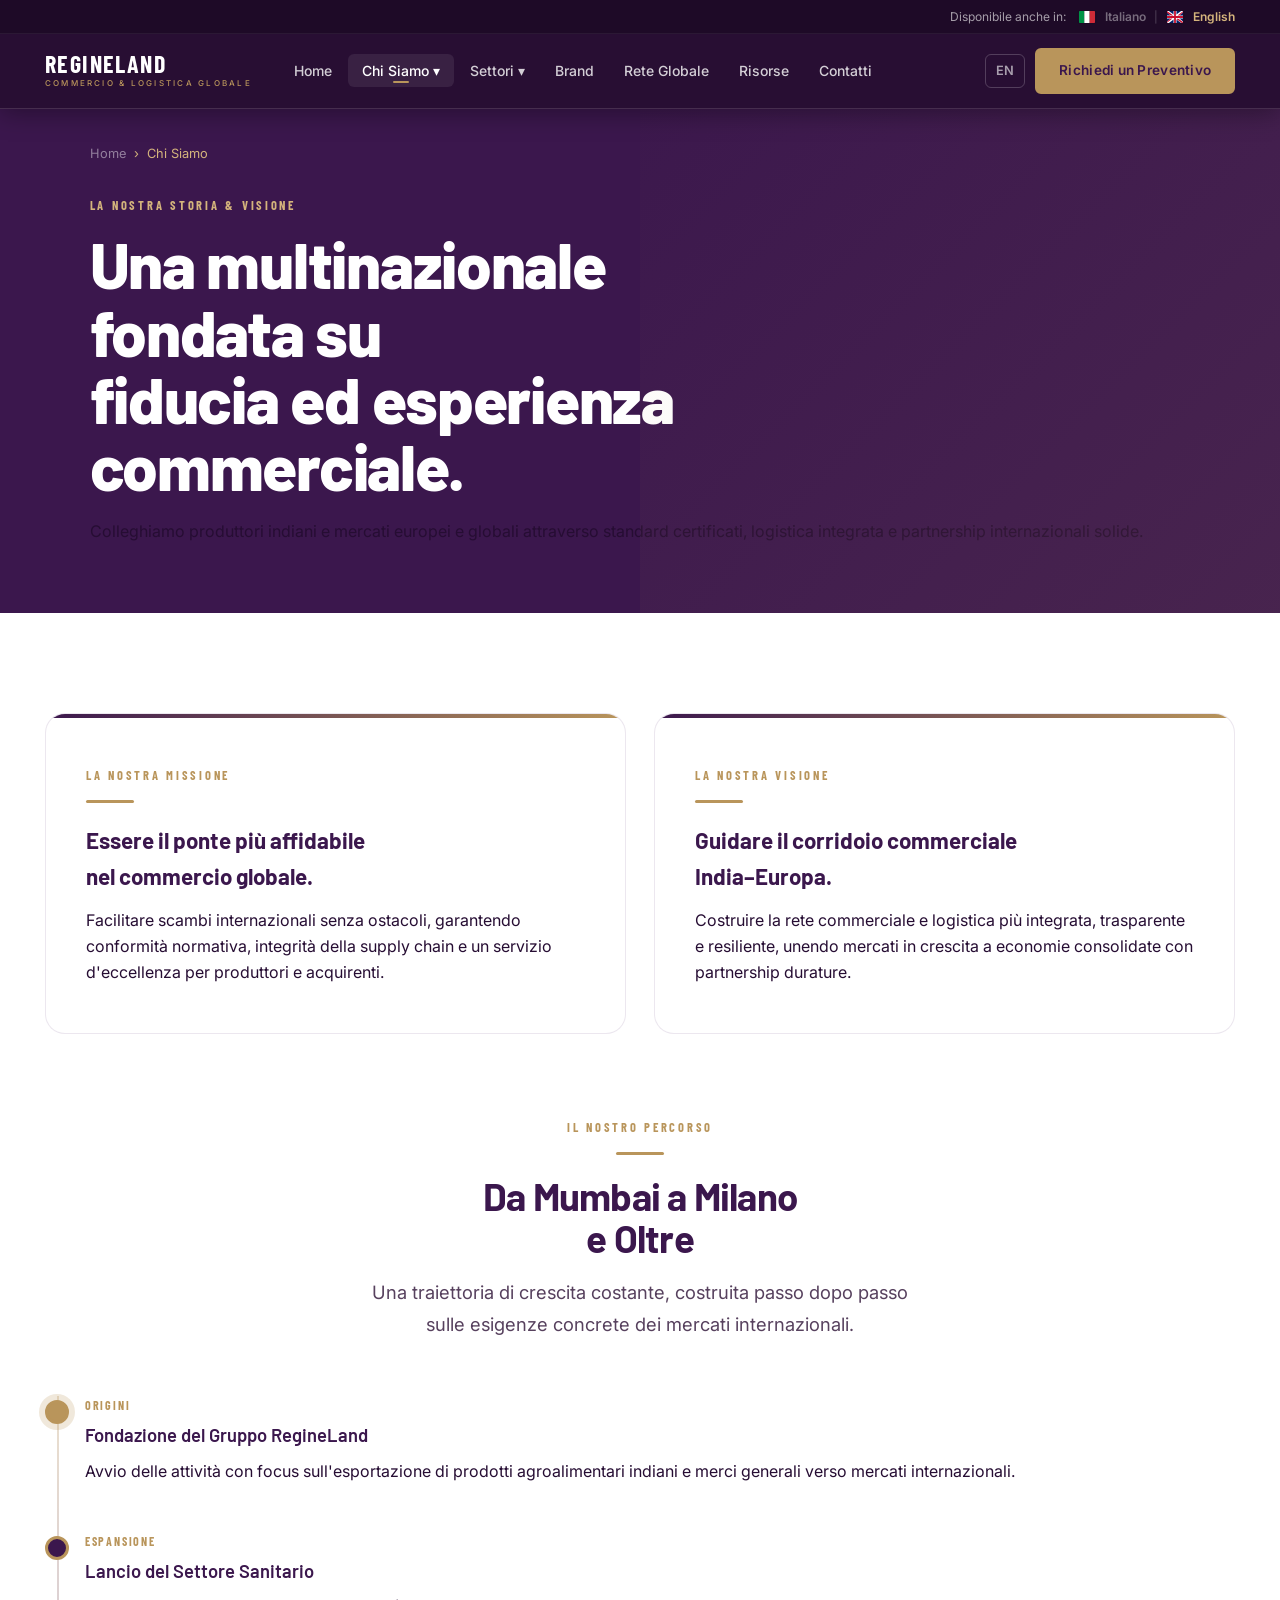
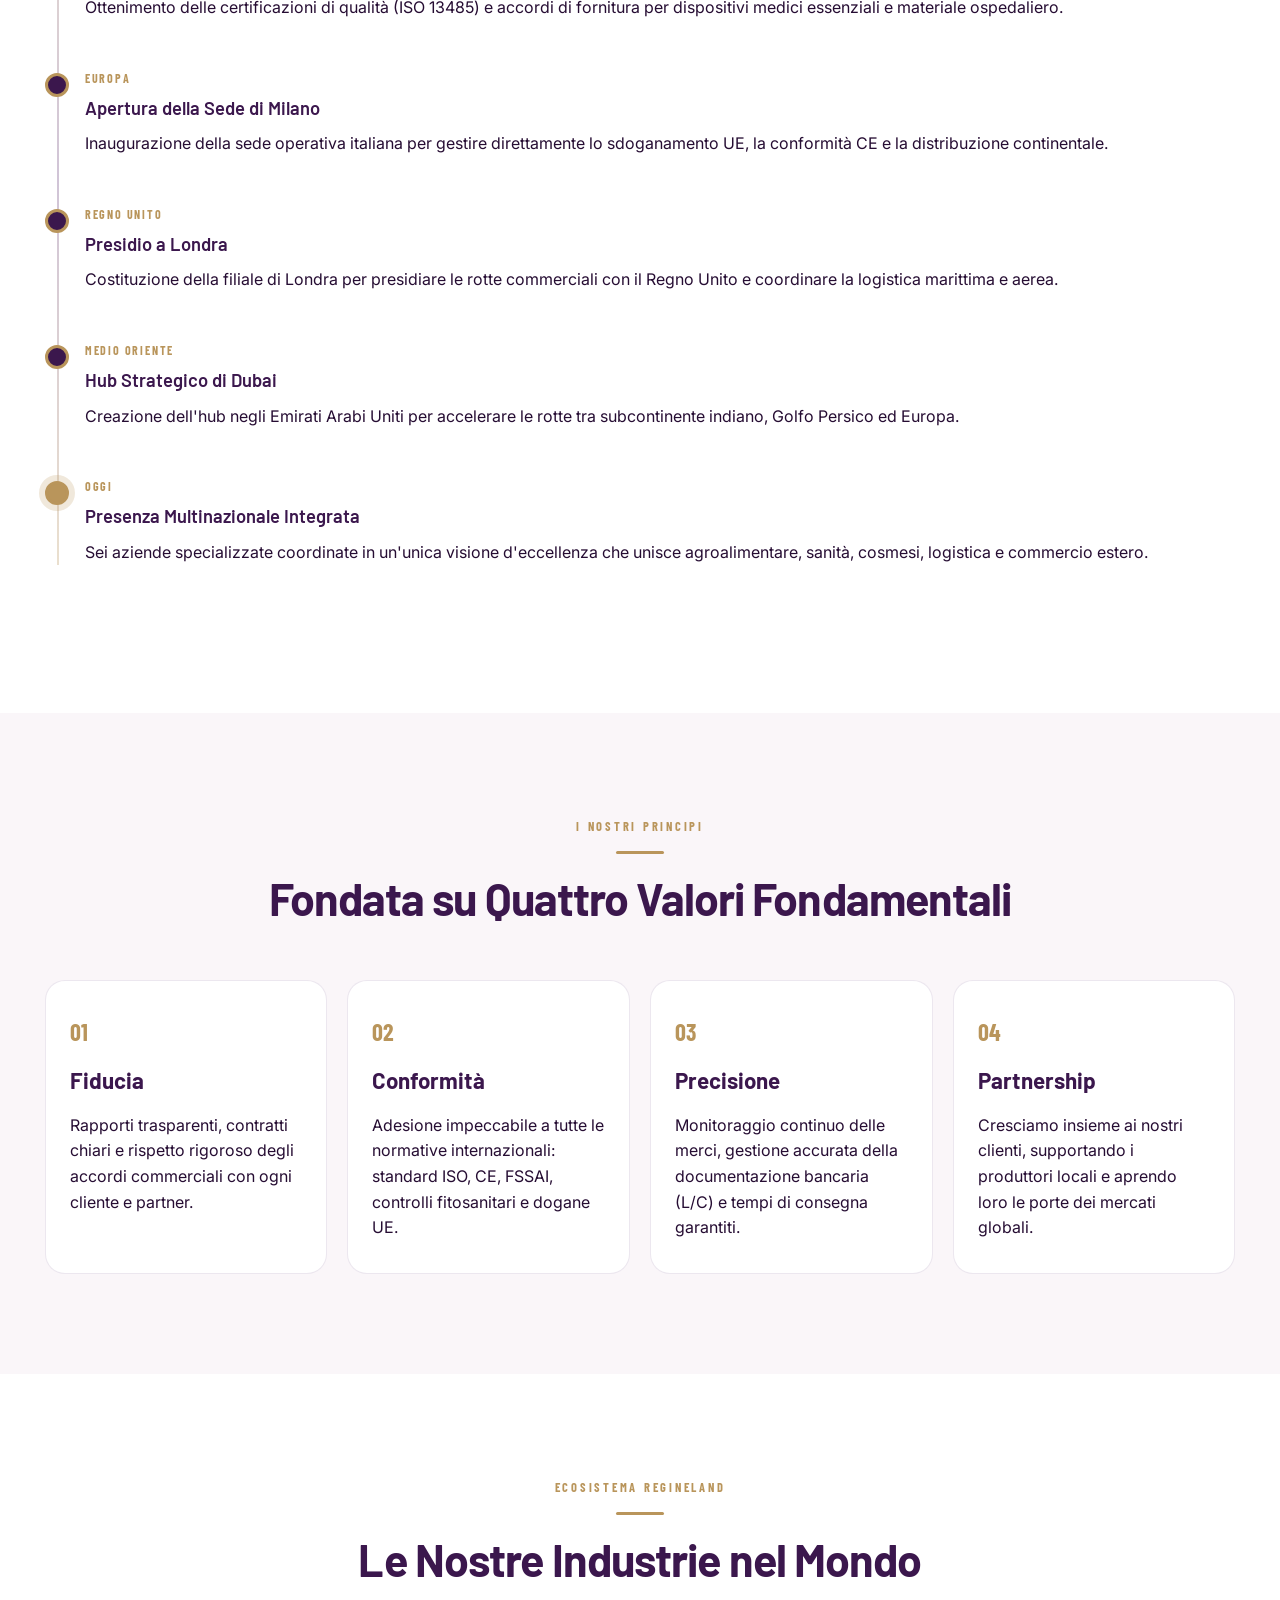
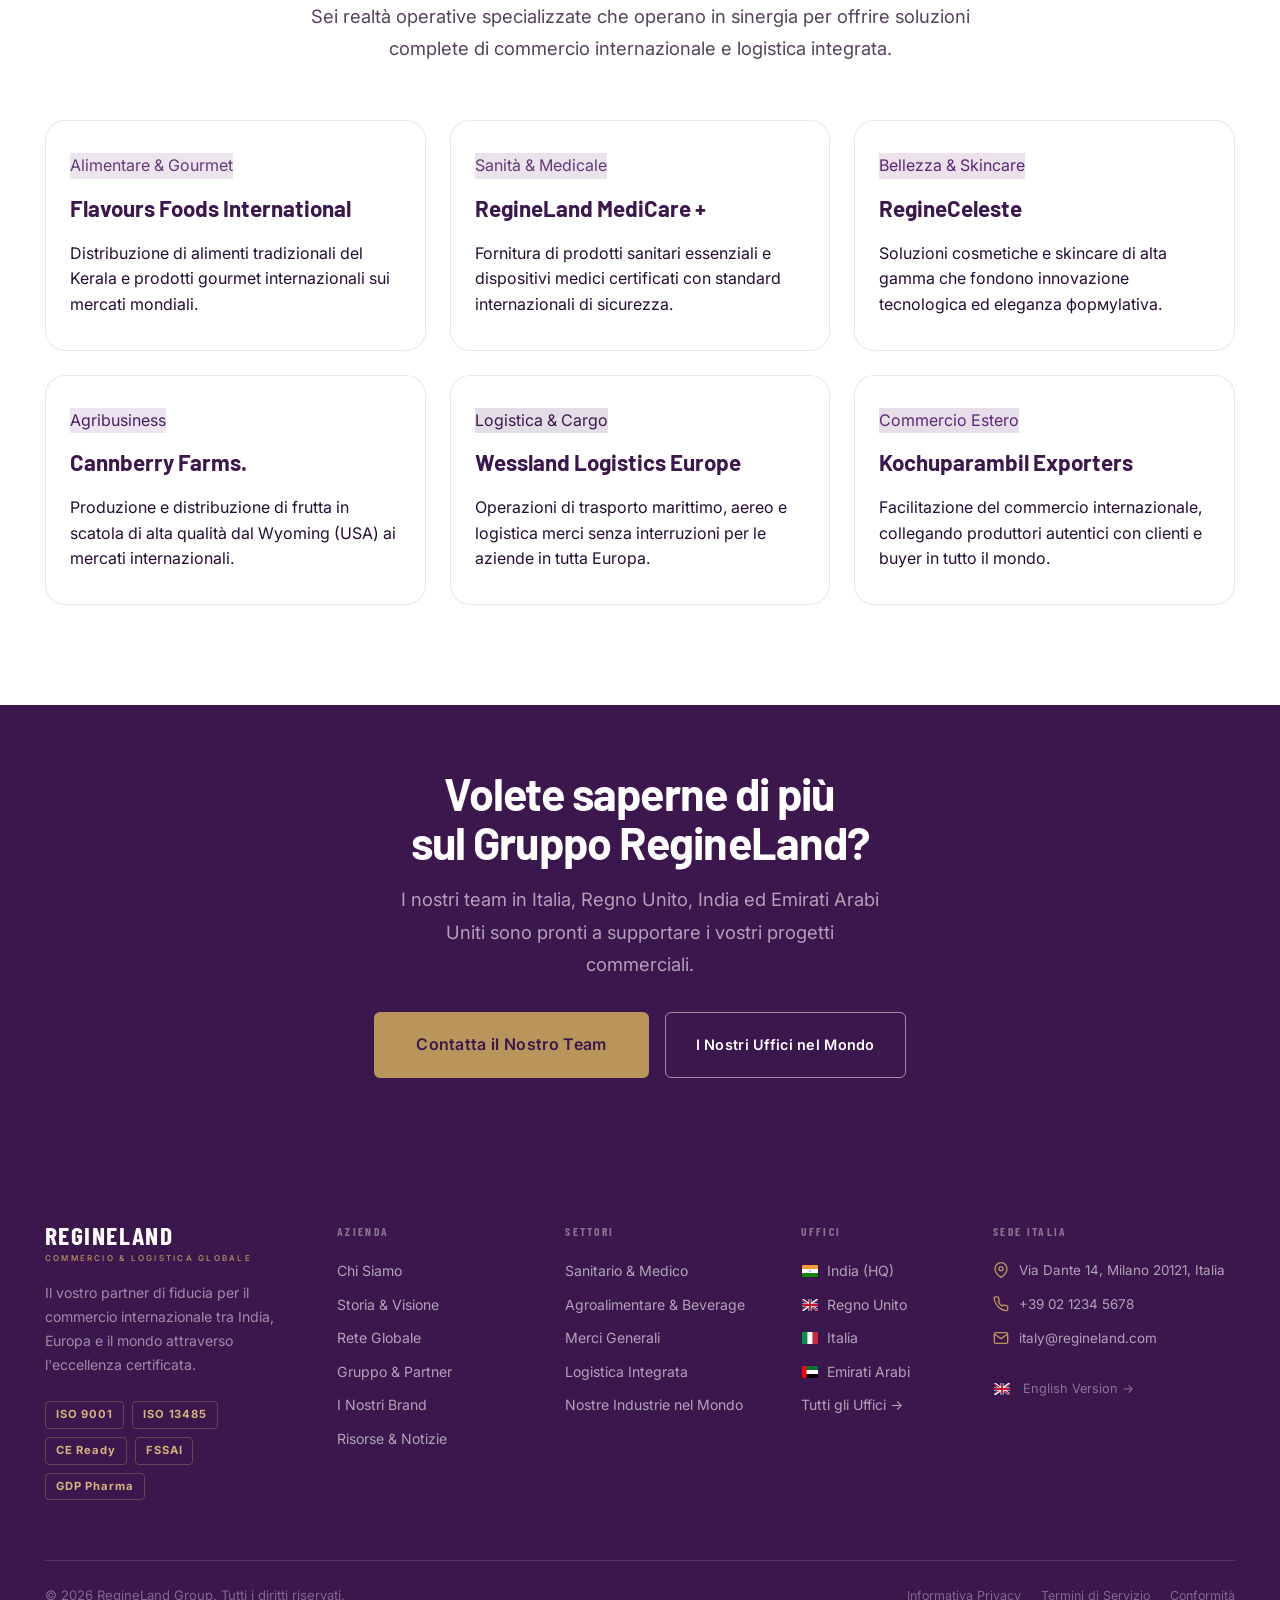
<file: it/about.html>
<!DOCTYPE html>
<html lang="it" itemscope itemtype="http://schema.org/WebPage">
<head>
  <meta charset="utf-8">
  <meta name="viewport" content="width=device-width, initial-scale=1">
  <title>Chi Siamo — RegineLand Group | Storia, Visione & Rete Globale</title>
  <meta name="description" content="Scopri RegineLand Group — azienda multinazionale di commercio e logistica con sedi in India, Regno Unito, Italia ed Emirati Arabi Uniti, che collega i mercati globali.">
  <link rel="canonical" href="https://www.regineland.com/it/about.html">
  <link rel="alternate" hreflang="en" href="https://www.regineland.com/about.html">
  <link rel="alternate" hreflang="it" href="https://www.regineland.com/it/about.html">
  <link rel="preconnect" href="https://fonts.googleapis.com">
  <link rel="preconnect" href="https://fonts.gstatic.com" crossorigin>
  <link href="https://fonts.googleapis.com/css2?family=Barlow:ital,wght@0,300;0,400;0,600;0,700;0,800&family=Barlow+Condensed:wght@600;700;800&family=Inter:wght@300;400;500;600;700&display=swap" rel="stylesheet">
  <link rel="stylesheet" href="../style.css">
</head>
<body data-page="about">

  <!-- =============================================
       SITE HEADER (Loaded via components.js)
       ============================================= -->
  <header class="site-header" id="site-header"></header>

  <div class="page-header" id="page-header">
    <div class="container">
      <nav class="breadcrumb" aria-label="Breadcrumb"><a href="index.html">Home</a> <span>›</span> <span>Chi Siamo</span></nav>
      <span class="eyebrow page-header-eyebrow">La Nostra Storia &amp; Visione</span>
      <h1 class="page-header-title">Una multinazionale fondata su<br>fiducia ed esperienza commerciale.</h1>
      <p class="page-header-lead">Colleghiamo produttori indiani e mercati europei e globali attraverso standard certificati, logistica integrata e partnership internazionali solide.</p>
    </div>
  </div>

  <main id="main-content">

    <!-- Mission & Vision -->
    <section class="section" id="history" aria-labelledby="mv-heading">
      <div class="container">
        <div class="mv-grid" id="mv-grid">
          <div class="mv-card reveal" id="card-mission">
            <span class="eyebrow" style="color:var(--gold)">La Nostra Missione</span>
            <div class="divider" aria-hidden="true"></div>
            <h2 class="mv-title" id="mv-heading">Essere il ponte più affidabile<br>nel commercio globale.</h2>
            <p class="mv-text">Facilitare scambi internazionali senza ostacoli, garantendo conformità normativa, integrità della supply chain e un servizio d'eccellenza per produttori e acquirenti.</p>
          </div>
          <div class="mv-card reveal d1" id="card-vision">
            <span class="eyebrow" style="color:var(--gold)">La Nostra Visione</span>
            <div class="divider" aria-hidden="true"></div>
            <h2 class="mv-title">Guidare il corridoio commerciale<br>India–Europa.</h2>
            <p class="mv-text">Costruire la rete commerciale e logistica più integrata, trasparente e resiliente, unendo mercati in crescita a economie consolidate con partnership durature.</p>
          </div>
        </div>

        <!-- Timeline -->
        <div class="section-header centered reveal" style="margin-top:80px;" id="timeline-header">
          <span class="eyebrow">Il Nostro Percorso</span>
          <div class="divider divider-center" aria-hidden="true"></div>
          <h2 class="section-title" style="font-size: clamp(1.8rem, 3vw, 2.4rem);">Da Mumbai a Milano<br>e Oltre</h2>
          <p class="lead" style="max-width:560px; margin:0 auto;">Una traiettoria di crescita costante, costruita passo dopo passo sulle esigenze concrete dei mercati internazionali.</p>
        </div>

        <div class="timeline reveal">
          <div class="timeline-item" id="tl-founding">
            <div class="timeline-dot active" aria-hidden="true"></div>
            <div class="timeline-year">Origini</div>
            <h3 class="timeline-event">Fondazione del Gruppo RegineLand</h3>
            <p class="timeline-desc">Avvio delle attività con focus sull'esportazione di prodotti agroalimentari indiani e merci generali verso mercati internazionali.</p>
          </div>
          <div class="timeline-item" id="tl-healthcare">
            <div class="timeline-dot" aria-hidden="true"></div>
            <div class="timeline-year">Espansione</div>
            <h3 class="timeline-event">Lancio del Settore Sanitario</h3>
            <p class="timeline-desc">Ottenimento delle certificazioni di qualità (ISO 13485) e accordi di fornitura per dispositivi medici essenziali e materiale ospedaliero.</p>
          </div>
          <div class="timeline-item" id="tl-milan">
            <div class="timeline-dot" aria-hidden="true"></div>
            <div class="timeline-year">Europa</div>
            <h3 class="timeline-event">Apertura della Sede di Milano</h3>
            <p class="timeline-desc">Inaugurazione della sede operativa italiana per gestire direttamente lo sdoganamento UE, la conformità CE e la distribuzione continentale.</p>
          </div>
          <div class="timeline-item" id="tl-london">
            <div class="timeline-dot" aria-hidden="true"></div>
            <div class="timeline-year">Regno Unito</div>
            <h3 class="timeline-event">Presidio a Londra</h3>
            <p class="timeline-desc">Costituzione della filiale di Londra per presidiare le rotte commerciali con il Regno Unito e coordinare la logistica marittima e aerea.</p>
          </div>
          <div class="timeline-item" id="tl-dubai">
            <div class="timeline-dot" aria-hidden="true"></div>
            <div class="timeline-year">Medio Oriente</div>
            <h3 class="timeline-event">Hub Strategico di Dubai</h3>
            <p class="timeline-desc">Creazione dell'hub negli Emirati Arabi Uniti per accelerare le rotte tra subcontinente indiano, Golfo Persico ed Europa.</p>
          </div>
          <div class="timeline-item" id="tl-today">
            <div class="timeline-dot active" aria-hidden="true"></div>
            <div class="timeline-year">Oggi</div>
            <h3 class="timeline-event">Presenza Multinazionale Integrata</h3>
            <p class="timeline-desc">Sei aziende specializzate coordinate in un'unica visione d'eccellenza che unisce agroalimentare, sanità, cosmesi, logistica e commercio estero.</p>
          </div>
        </div>
      </div>
    </section>

    <!-- Core Values -->
    <section class="section section-off" id="values" aria-labelledby="values-heading">
      <div class="container">
        <div class="section-header centered reveal">
          <span class="eyebrow">I Nostri Principi</span>
          <div class="divider divider-center" aria-hidden="true"></div>
          <h2 class="section-title" id="values-heading">Fondata su Quattro Valori Fondamentali</h2>
        </div>
        <div class="values-grid">
          <div class="value-card reveal" id="val-trust">
            <div class="value-num">01</div>
            <h3 class="mv-title">Fiducia</h3>
            <p class="body-text">Rapporti trasparenti, contratti chiari e rispetto rigoroso degli accordi commerciali con ogni cliente e partner.</p>
          </div>
          <div class="value-card reveal d1" id="val-compliance">
            <div class="value-num">02</div>
            <h3 class="mv-title">Conformità</h3>
            <p class="body-text">Adesione impeccabile a tutte le normative internazionali: standard ISO, CE, FSSAI, controlli fitosanitari e dogane UE.</p>
          </div>
          <div class="value-card reveal d2" id="val-precision">
            <div class="value-num">03</div>
            <h3 class="mv-title">Precisione</h3>
            <p class="body-text">Monitoraggio continuo delle merci, gestione accurata della documentazione bancaria (L/C) e tempi di consegna garantiti.</p>
          </div>
          <div class="value-card reveal d3" id="val-partnership">
            <div class="value-num">04</div>
            <h3 class="mv-title">Partnership</h3>
            <p class="body-text">Cresciamo insieme ai nostri clienti, supportando i produttori locali e aprendo loro le porte dei mercati globali.</p>
          </div>
        </div>
      </div>
    </section>

    <!-- Group & Partnerships -->
    <section class="section" id="group" aria-labelledby="group-heading">
      <div class="container">
        <div class="section-header centered reveal">
          <span class="eyebrow">Ecosistema RegineLand</span>
          <div class="divider divider-center" aria-hidden="true"></div>
          <h2 class="section-title" id="group-heading">Le Nostre Industrie nel Mondo</h2>
          <p class="lead" style="max-width:680px; margin:0 auto;">Sei realtà operative specializzate che operano in sinergia per offrire soluzioni complete di commercio internazionale e logistica integrata.</p>
        </div>
        <div class="group-grid">
          <div class="group-card reveal" id="grp-foods">
            <span class="badge badge-food" style="margin-bottom:12px; display:inline-block;">Alimentare &amp; Gourmet</span>
            <h3 class="mv-title">Flavours Foods International</h3>
            <p class="body-text">Distribuzione di alimenti tradizionali del Kerala e prodotti gourmet internazionali sui mercati mondiali.</p>
          </div>
          <div class="group-card reveal d1" id="grp-medicare">
            <span class="badge badge-healthcare" style="margin-bottom:12px; display:inline-block;">Sanità &amp; Medicale</span>
            <h3 class="mv-title">RegineLand MediCare +</h3>
            <p class="body-text">Fornitura di prodotti sanitari essenziali e dispositivi medici certificati con standard internazionali di sicurezza.</p>
          </div>
          <div class="group-card reveal d2" id="grp-celeste">
            <span class="badge badge-beauty" style="margin-bottom:12px; display:inline-block;">Bellezza &amp; Skincare</span>
            <h3 class="mv-title">RegineCeleste</h3>
            <p class="body-text">Soluzioni cosmetiche e skincare di alta gamma che fondono innovazione tecnologica ed eleganza формуlativa.</p>
          </div>
          <div class="group-card reveal d3" id="grp-cannberry">
            <span class="badge badge-agri" style="margin-bottom:12px; display:inline-block;">Agribusiness</span>
            <h3 class="mv-title">Cannberry Farms.</h3>
            <p class="body-text">Produzione e distribuzione di frutta in scatola di alta qualità dal Wyoming (USA) ai mercati internazionali.</p>
          </div>
          <div class="group-card reveal d4" id="grp-wessland">
            <span class="badge badge-logistics" style="margin-bottom:12px; display:inline-block;">Logistica &amp; Cargo</span>
            <h3 class="mv-title">Wessland Logistics Europe</h3>
            <p class="body-text">Operazioni di trasporto marittimo, aereo e logistica merci senza interruzioni per le aziende in tutta Europa.</p>
          </div>
          <div class="group-card reveal d5" id="grp-kochuparambil">
            <span class="badge badge-trade" style="margin-bottom:12px; display:inline-block;">Commercio Estero</span>
            <h3 class="mv-title">Kochuparambil Exporters</h3>
            <p class="body-text">Facilitazione del commercio internazionale, collegando produttori autentici con clienti e buyer in tutto il mondo.</p>
          </div>
        </div>
      </div>
    </section>

    <!-- CTA -->
    <section class="section-sm section-dark" id="about-cta">
      <div class="container" style="text-align:center;">
        <h2 class="section-title section-title-light reveal" style="margin-bottom:16px;">Volete saperne di più<br>sul Gruppo RegineLand?</h2>
        <p class="lead lead-light reveal d1" style="max-width:500px; margin:0 auto 32px;">I nostri team in Italia, Regno Unito, India ed Emirati Arabi Uniti sono pronti a supportare i vostri progetti commerciali.</p>
        <div style="display:flex; gap:16px; justify-content:center; flex-wrap:wrap;" class="reveal d2">
          <a href="contact.html" class="btn btn-gold btn-lg" id="about-cta-contact">Contatta il Nostro Team</a>
          <a href="network.html" class="btn btn-outline-white" id="about-cta-network">I Nostri Uffici nel Mondo</a>
        </div>
      </div>
    </section>

  </main>

  <!-- =============================================
       SITE FOOTER (Loaded via components.js)
       ============================================= -->
  <footer class="site-footer" id="site-footer" role="contentinfo"></footer>

  <script src="../components.js"></script>
  <script src="../script.js"></script>
</body>
</html>
</file>
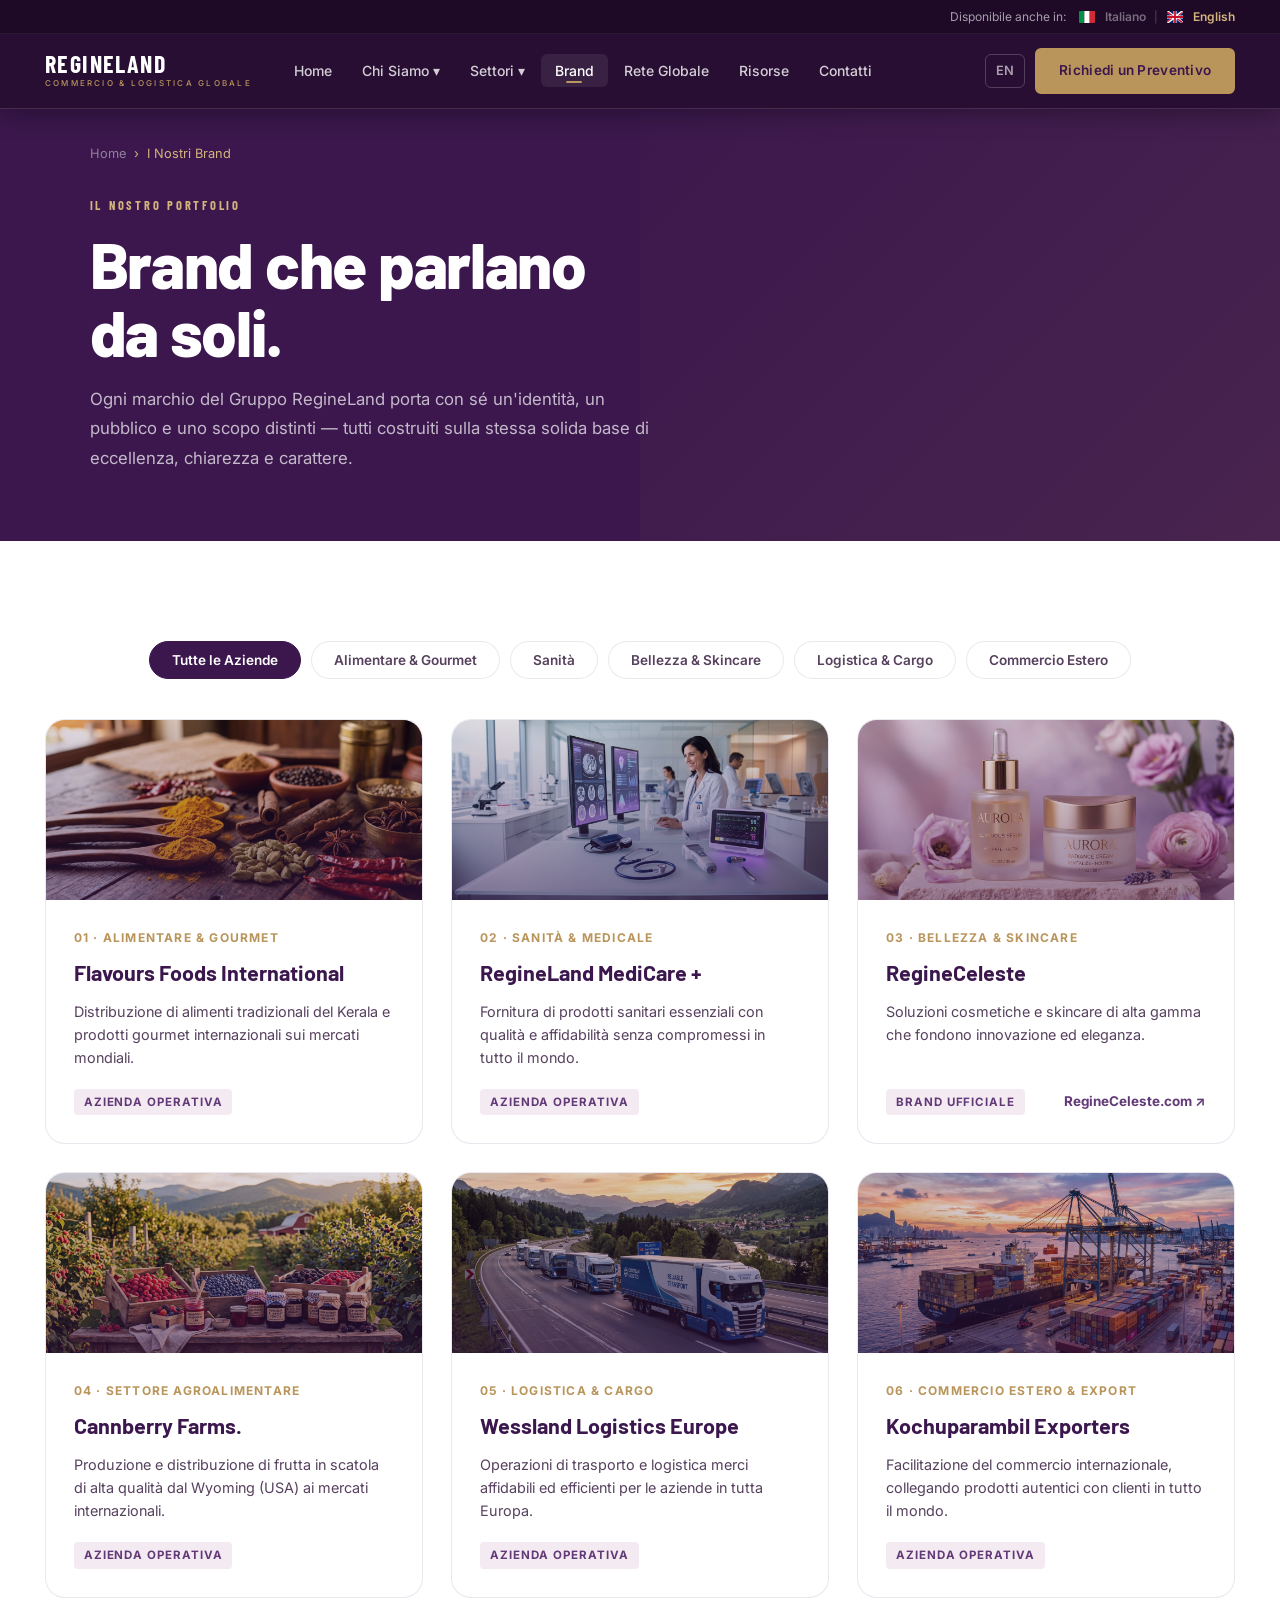
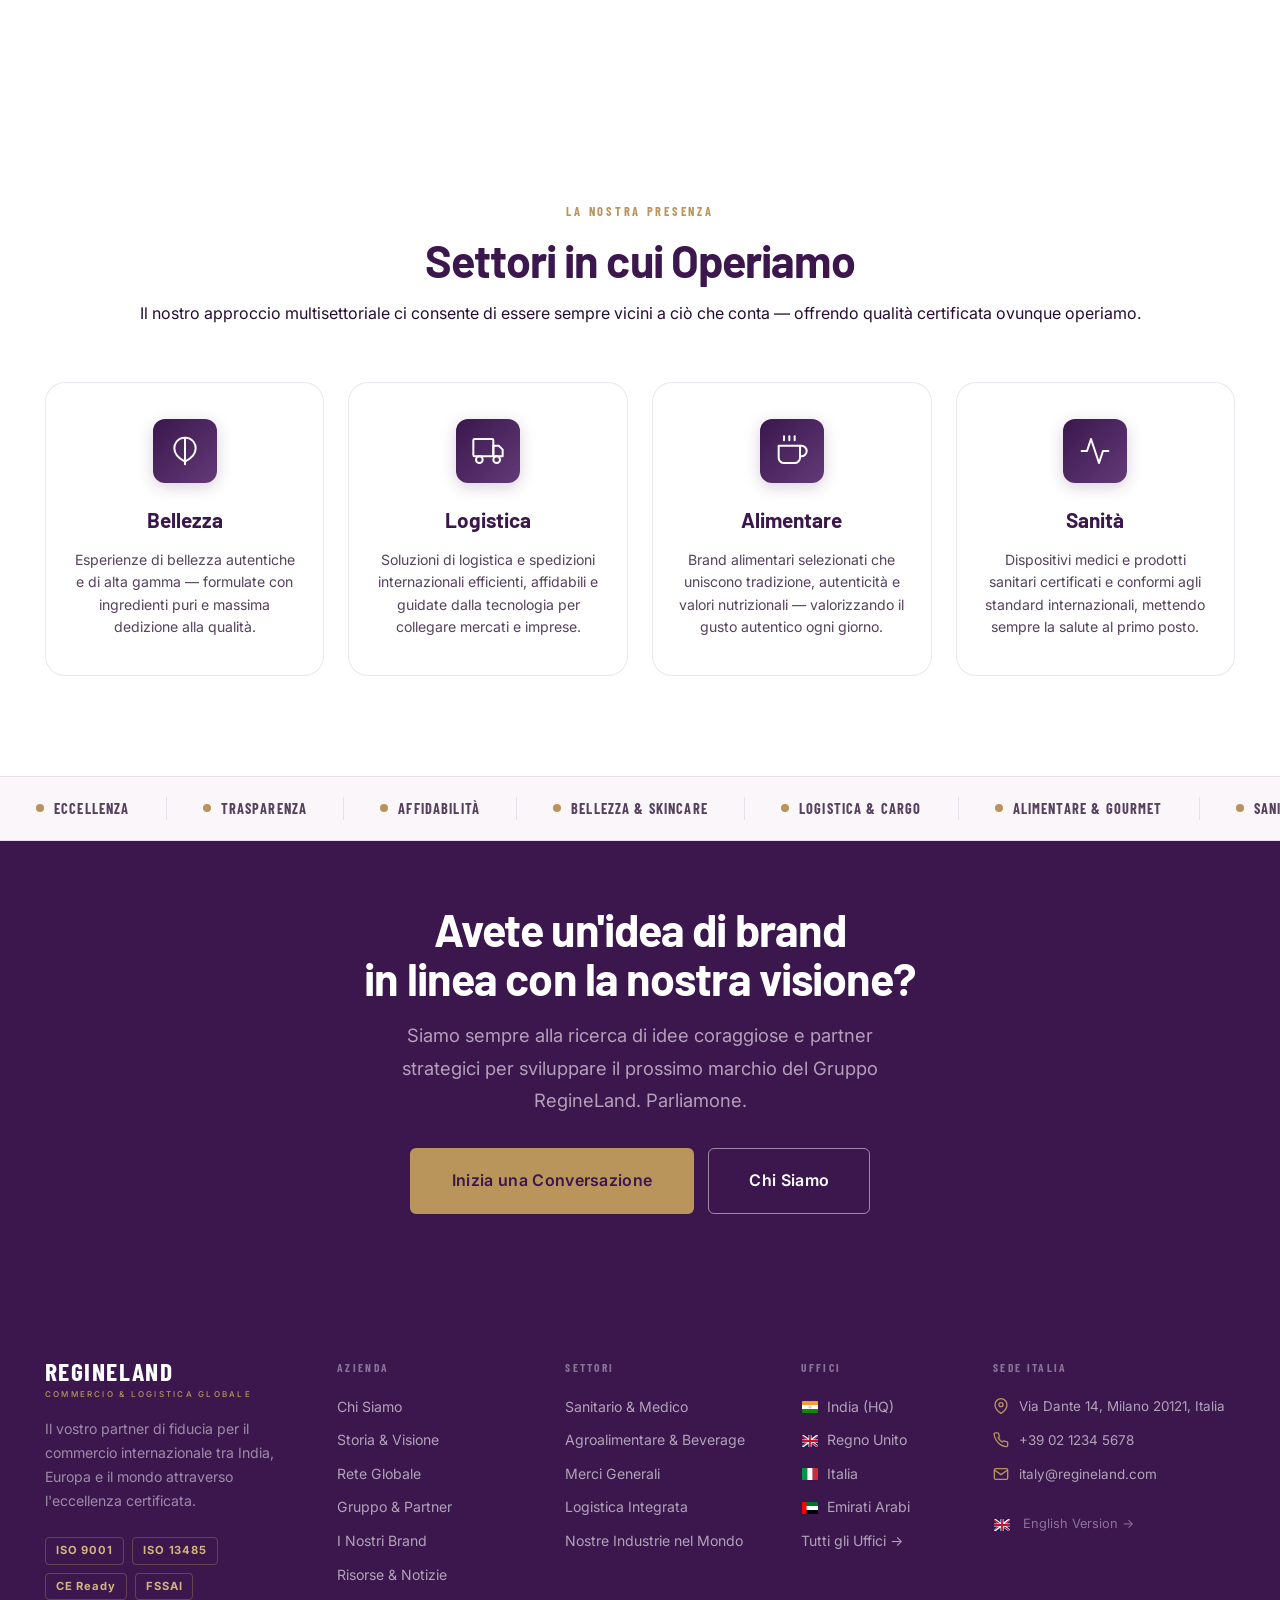
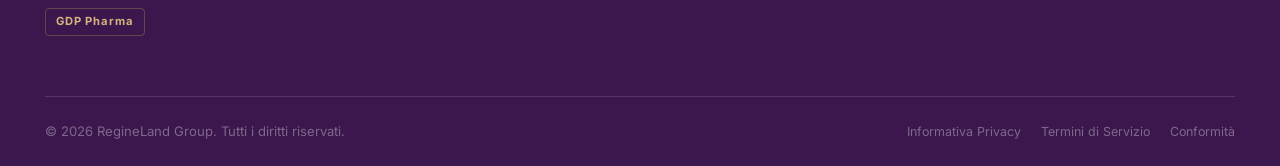
<file: it/brands.html>
<!DOCTYPE html>
<html lang="it" itemscope itemtype="http://schema.org/WebPage">

<head>
  <meta charset="utf-8">
  <meta name="viewport" content="width=device-width, initial-scale=1">
  <meta http-equiv="X-UA-Compatible" content="IE=edge">
  <title>I Nostri Brand — RegineLand Group</title>
  <meta name="description"
    content="Esplora i brand di RegineLand Group — sanità, agroalimentare, bellezza, logistica e commercio internazionale. Ogni brand è costruito con una propria identità e visione.">
  <meta property="og:title" content="I Nostri Brand — RegineLand Group">
  <meta property="og:type" content="website">
  <meta property="og:url" content="https://www.regineland.com/it/brands.html">
  <link rel="preconnect" href="https://fonts.googleapis.com">
  <link rel="preconnect" href="https://fonts.gstatic.com" crossorigin>
  <link
    href="https://fonts.googleapis.com/css2?family=Barlow:ital,wght@0,300;0,400;0,600;0,700;0,800&family=Barlow+Condensed:wght@600;700;800&family=Inter:wght@300;400;500;600;700&display=swap"
    rel="stylesheet">
  <link rel="stylesheet" href="../style.css">
</head>

<body data-page="brands">

  <!-- =============================================
       SITE HEADER (Loaded via components.js)
       ============================================= -->
  <header class="site-header" id="site-header"></header>

  <main id="main-content">

    <!-- PAGE HEADER -->
    <div class="page-header" id="page-header">
      <div class="container">
        <nav class="breadcrumb" aria-label="Breadcrumb">
          <a href="index.html">Home</a>
          <span aria-hidden="true">&#8250;</span>
          <span>I Nostri Brand</span>
        </nav>
        <span class="eyebrow page-header-eyebrow">Il Nostro Portfolio</span>
        <h1 class="page-header-title">Brand che parlano<br>da soli.</h1>
        <p class="page-header-desc">Ogni marchio del Gruppo RegineLand porta con sé un'identità, un pubblico e uno scopo distinti &mdash; tutti costruiti sulla stessa solida base di eccellenza, chiarezza e carattere.</p>
      </div>
    </div>

    <!-- BRANDS SECTION -->
    <section class="section" id="brands-listing">
      <div class="container">

        <!-- Filter -->
        <div class="brands-filter" id="brands-filter" role="group" aria-label="Filtra i brand per settore">
          <button class="filter-btn active" data-filter="all" id="filter-all">Tutte le Aziende</button>
          <button class="filter-btn" data-filter="food" id="filter-food">Alimentare &amp; Gourmet</button>
          <button class="filter-btn" data-filter="healthcare" id="filter-healthcare">Sanità</button>
          <button class="filter-btn" data-filter="beauty" id="filter-beauty">Bellezza &amp; Skincare</button>
          <button class="filter-btn" data-filter="logistics" id="filter-logistics">Logistica &amp; Cargo</button>
          <button class="filter-btn" data-filter="trade" id="filter-trade">Commercio Estero</button>
        </div>

        <!-- Brand Cards Grid -->
        <div class="brands-full-grid" id="brands-full-grid">

          <!-- 01 Flavours Foods International -->
          <article class="brand-card reveal" data-sector="food" id="brand-flavours">
            <div class="brand-card-visual food-bg" id="brand-visual-flavours" role="img" aria-label="Flavours Foods International - Alimenti tradizionali e spezie gourmet del Kerala"></div>
            <div class="brand-card-body">
              <p class="brand-card-sector">01 · Alimentare &amp; Gourmet</p>
              <h2 class="brand-card-name">Flavours Foods International</h2>
              <p class="brand-card-desc">Distribuzione di alimenti tradizionali del Kerala e prodotti gourmet internazionali sui mercati mondiali.</p>
              <span class="brand-card-status">Azienda Operativa</span>
            </div>
          </article>

          <!-- 02 RegineLand MediCare + -->
          <article class="brand-card reveal reveal-delay-1" data-sector="healthcare" id="brand-medicare">
            <div class="brand-card-visual healthcare-bg" id="brand-visual-medicare" role="img" aria-label="RegineLand MediCare + - Prodotti sanitari essenziali e forniture mediche certificate"></div>
            <div class="brand-card-body">
              <p class="brand-card-sector">02 · Sanità &amp; Medicale</p>
              <h2 class="brand-card-name">RegineLand MediCare +</h2>
              <p class="brand-card-desc">Fornitura di prodotti sanitari essenziali con qualità e affidabilità senza compromessi in tutto il mondo.</p>
              <span class="brand-card-status">Azienda Operativa</span>
            </div>
          </article>

          <!-- 03 RegineCeleste -->
          <article class="brand-card reveal reveal-delay-2" data-sector="beauty" id="brand-regineceleste">
            <div class="brand-card-visual beauty-bg" id="brand-visual-regineceleste" role="img" aria-label="RegineCeleste - Cosmetici di alta gamma e soluzioni skincare"></div>
            <div class="brand-card-body">
              <p class="brand-card-sector">03 · Bellezza &amp; Skincare</p>
              <h2 class="brand-card-name">RegineCeleste</h2>
              <p class="brand-card-desc">Soluzioni cosmetiche e skincare di alta gamma che fondono innovazione ed eleganza.</p>
              <div style="margin-top: auto; display: flex; align-items: center; justify-content: space-between; gap: 8px;">
                <span class="brand-card-status">Brand Ufficiale</span>
                <a href="https://regineceleste.com/" target="_blank" rel="noopener noreferrer" class="industry-link" id="brand-link-regineceleste">
                  RegineCeleste.com &#8599;
                </a>
              </div>
            </div>
          </article>

          <!-- 04 Cannberry Farms. -->
          <article class="brand-card reveal" data-sector="food" id="brand-cannberry">
            <div class="brand-card-visual agri-bg" id="brand-visual-cannberry" role="img" aria-label="Cannberry Farms - Frutta in scatola di qualità superiore dal Wyoming USA"></div>
            <div class="brand-card-body">
              <p class="brand-card-sector">04 · Settore Agroalimentare</p>
              <h2 class="brand-card-name">Cannberry Farms.</h2>
              <p class="brand-card-desc">Produzione e distribuzione di frutta in scatola di alta qualità dal Wyoming (USA) ai mercati internazionali.</p>
              <span class="brand-card-status">Azienda Operativa</span>
            </div>
          </article>

          <!-- 05 Wessland Logistics Europe -->
          <article class="brand-card reveal reveal-delay-1" data-sector="logistics" id="brand-wessland">
            <div class="brand-card-visual logistics-bg" id="brand-visual-wessland" role="img" aria-label="Wessland Logistics Europe - Spedizioni merci e logistica integrata in tutta Europa"></div>
            <div class="brand-card-body">
              <p class="brand-card-sector">05 · Logistica &amp; Cargo</p>
              <h2 class="brand-card-name">Wessland Logistics Europe</h2>
              <p class="brand-card-desc">Operazioni di trasporto e logistica merci affidabili ed efficienti per le aziende in tutta Europa.</p>
              <span class="brand-card-status">Azienda Operativa</span>
            </div>
          </article>

          <!-- 06 Kochuparambil Exporters -->
          <article class="brand-card reveal reveal-delay-2" data-sector="trade" id="brand-kochuparambil">
            <div class="brand-card-visual trade-bg" id="brand-visual-kochuparambil" role="img" aria-label="Kochuparambil Exporters - Commercio internazionale ed esportazioni globali"></div>
            <div class="brand-card-body">
              <p class="brand-card-sector">06 · Commercio Estero &amp; Export</p>
              <h2 class="brand-card-name">Kochuparambil Exporters</h2>
              <p class="brand-card-desc">Facilitazione del commercio internazionale, collegando prodotti autentici con clienti in tutto il mondo.</p>
              <span class="brand-card-status">Azienda Operativa</span>
            </div>
          </article>

        </div>
      </div>
    </section>

    <!-- SECTOR HIGHLIGHTS -->
    <section class="section sectors-section" id="sector-highlights">
      <div class="container">
        <div class="section-header centered" id="sector-highlights-header">
          <span class="eyebrow">La Nostra Presenza</span>
          <h2 class="section-title">Settori in cui Operiamo</h2>
          <p class="section-desc">Il nostro approccio multisettoriale ci consente di essere sempre vicini a ciò che conta &mdash; offrendo qualità certificata ovunque operiamo.</p>
        </div>
        <div class="sector-highlights-grid" id="sector-highlights-grid">
          <article class="sector-highlight-card reveal reveal-delay-1" id="sector-highlight-beauty">
            <div class="sector-highlight-icon" aria-hidden="true">
              <svg xmlns="http://www.w3.org/2000/svg" viewBox="0 0 24 24" fill="none" stroke="currentColor"
                stroke-width="1.5" stroke-linecap="round" stroke-linejoin="round">
                <path d="M12 2C6 2 4 7 4 10c0 4 2 7 8 10 6-3 8-6 8-10 0-3-2-8-8-8z" />
                <path d="M12 2v20" />
              </svg>
            </div>
            <h3 class="sector-highlight-name">Bellezza</h3>
            <p class="sector-highlight-desc">Esperienze di bellezza autentiche e di alta gamma &mdash; formulate con ingredienti puri e massima dedizione alla qualità.</p>
          </article>
          <article class="sector-highlight-card reveal reveal-delay-2" id="sector-highlight-logistics">
            <div class="sector-highlight-icon" aria-hidden="true">
              <svg xmlns="http://www.w3.org/2000/svg" viewBox="0 0 24 24" fill="none" stroke="currentColor"
                stroke-width="1.5" stroke-linecap="round" stroke-linejoin="round">
                <rect x="1" y="3" width="15" height="13" rx="1" />
                <path d="M16 8h4l3 3v5h-7V8z" />
                <circle cx="5.5" cy="18.5" r="2.5" />
                <circle cx="18.5" cy="18.5" r="2.5" />
              </svg>
            </div>
            <h3 class="sector-highlight-name">Logistica</h3>
            <p class="sector-highlight-desc">Soluzioni di logistica e spedizioni internazionali efficienti, affidabili e guidate dalla tecnologia per collegare mercati e imprese.</p>
          </article>
          <article class="sector-highlight-card reveal reveal-delay-3" id="sector-highlight-food">
            <div class="sector-highlight-icon" aria-hidden="true">
              <svg xmlns="http://www.w3.org/2000/svg" viewBox="0 0 24 24" fill="none" stroke="currentColor"
                stroke-width="1.5" stroke-linecap="round" stroke-linejoin="round">
                <path d="M18 8h1a4 4 0 0 1 0 8h-1" />
                <path d="M2 8h16v9a4 4 0 0 1-4 4H6a4 4 0 0 1-4-4V8z" />
                <line x1="6" y1="1" x2="6" y2="4" />
                <line x1="10" y1="1" x2="10" y2="4" />
                <line x1="14" y1="1" x2="14" y2="4" />
              </svg>
            </div>
            <h3 class="sector-highlight-name">Alimentare</h3>
            <p class="sector-highlight-desc">Brand alimentari selezionati che uniscono tradizione, autenticità e valori nutrizionali &mdash; valorizzando il gusto autentico ogni giorno.</p>
          </article>
          <article class="sector-highlight-card reveal reveal-delay-4" id="sector-highlight-healthcare">
            <div class="sector-highlight-icon" aria-hidden="true">
              <svg xmlns="http://www.w3.org/2000/svg" viewBox="0 0 24 24" fill="none" stroke="currentColor"
                stroke-width="1.5" stroke-linecap="round" stroke-linejoin="round">
                <path d="M22 12h-4l-3 9L9 3l-3 9H2" />
              </svg>
            </div>
            <h3 class="sector-highlight-name">Sanità</h3>
            <p class="sector-highlight-desc">Dispositivi medici e prodotti sanitari certificati e conformi agli standard internazionali, mettendo sempre la salute al primo posto.</p>
          </article>
        </div>
      </div>
    </section>

    <!-- MARQUEE -->
    <div class="cert-strip" id="brands-marquee-strip" role="region" aria-label="Pilastri del Gruppo">
      <div class="cert-track">
        <span class="cert-item"><span class="cert-item-dot" aria-hidden="true"></span>Eccellenza</span>
        <span class="cert-item"><span class="cert-item-dot" aria-hidden="true"></span>Trasparenza</span>
        <span class="cert-item"><span class="cert-item-dot" aria-hidden="true"></span>Affidabilità</span>
        <span class="cert-item"><span class="cert-item-dot" aria-hidden="true"></span>Bellezza &amp; Skincare</span>
        <span class="cert-item"><span class="cert-item-dot" aria-hidden="true"></span>Logistica &amp; Cargo</span>
        <span class="cert-item"><span class="cert-item-dot" aria-hidden="true"></span>Alimentare &amp; Gourmet</span>
        <span class="cert-item"><span class="cert-item-dot" aria-hidden="true"></span>Sanità &amp; Medicale</span>
        <span class="cert-item"><span class="cert-item-dot" aria-hidden="true"></span>Commercio Estero</span>
        <span class="cert-item"><span class="cert-item-dot" aria-hidden="true"></span>Eccellenza</span>
        <span class="cert-item"><span class="cert-item-dot" aria-hidden="true"></span>Trasparenza</span>
        <span class="cert-item"><span class="cert-item-dot" aria-hidden="true"></span>Affidabilità</span>
        <span class="cert-item"><span class="cert-item-dot" aria-hidden="true"></span>Bellezza &amp; Skincare</span>
        <span class="cert-item"><span class="cert-item-dot" aria-hidden="true"></span>Logistica &amp; Cargo</span>
        <span class="cert-item"><span class="cert-item-dot" aria-hidden="true"></span>Alimentare &amp; Gourmet</span>
        <span class="cert-item"><span class="cert-item-dot" aria-hidden="true"></span>Sanità &amp; Medicale</span>
        <span class="cert-item"><span class="cert-item-dot" aria-hidden="true"></span>Commercio Estero</span>
      </div>
    </div>

    <!-- CTA -->
    <section class="section-sm section-dark" id="brands-cta-section">
      <div class="container" style="text-align:center;">
        <h2 class="section-title section-title-light reveal" style="margin-bottom:16px;">Avete un'idea di brand<br>in linea con la nostra visione?</h2>
        <p class="lead lead-light reveal d1" style="max-width:540px; margin:0 auto 32px;">Siamo sempre alla ricerca di idee coraggiose e partner strategici per sviluppare il prossimo marchio del Gruppo RegineLand. Parliamone.</p>
        <div style="display:flex; gap:14px; justify-content:center; flex-wrap:wrap;" class="reveal d2">
          <a href="contact.html" class="btn btn-gold btn-lg" id="brands-contact-cta">Inizia una Conversazione</a>
          <a href="about.html" class="btn btn-outline-white btn-lg" id="brands-about-cta">Chi Siamo</a>
        </div>
      </div>
    </section>

  </main>

  <!-- =============================================
       SITE FOOTER (Loaded via components.js)
       ============================================= -->
  <footer class="site-footer" id="site-footer" role="contentinfo"></footer>

  <script src="../components.js"></script>
  <script src="../script.js"></script>
</body>

</html>
</file>
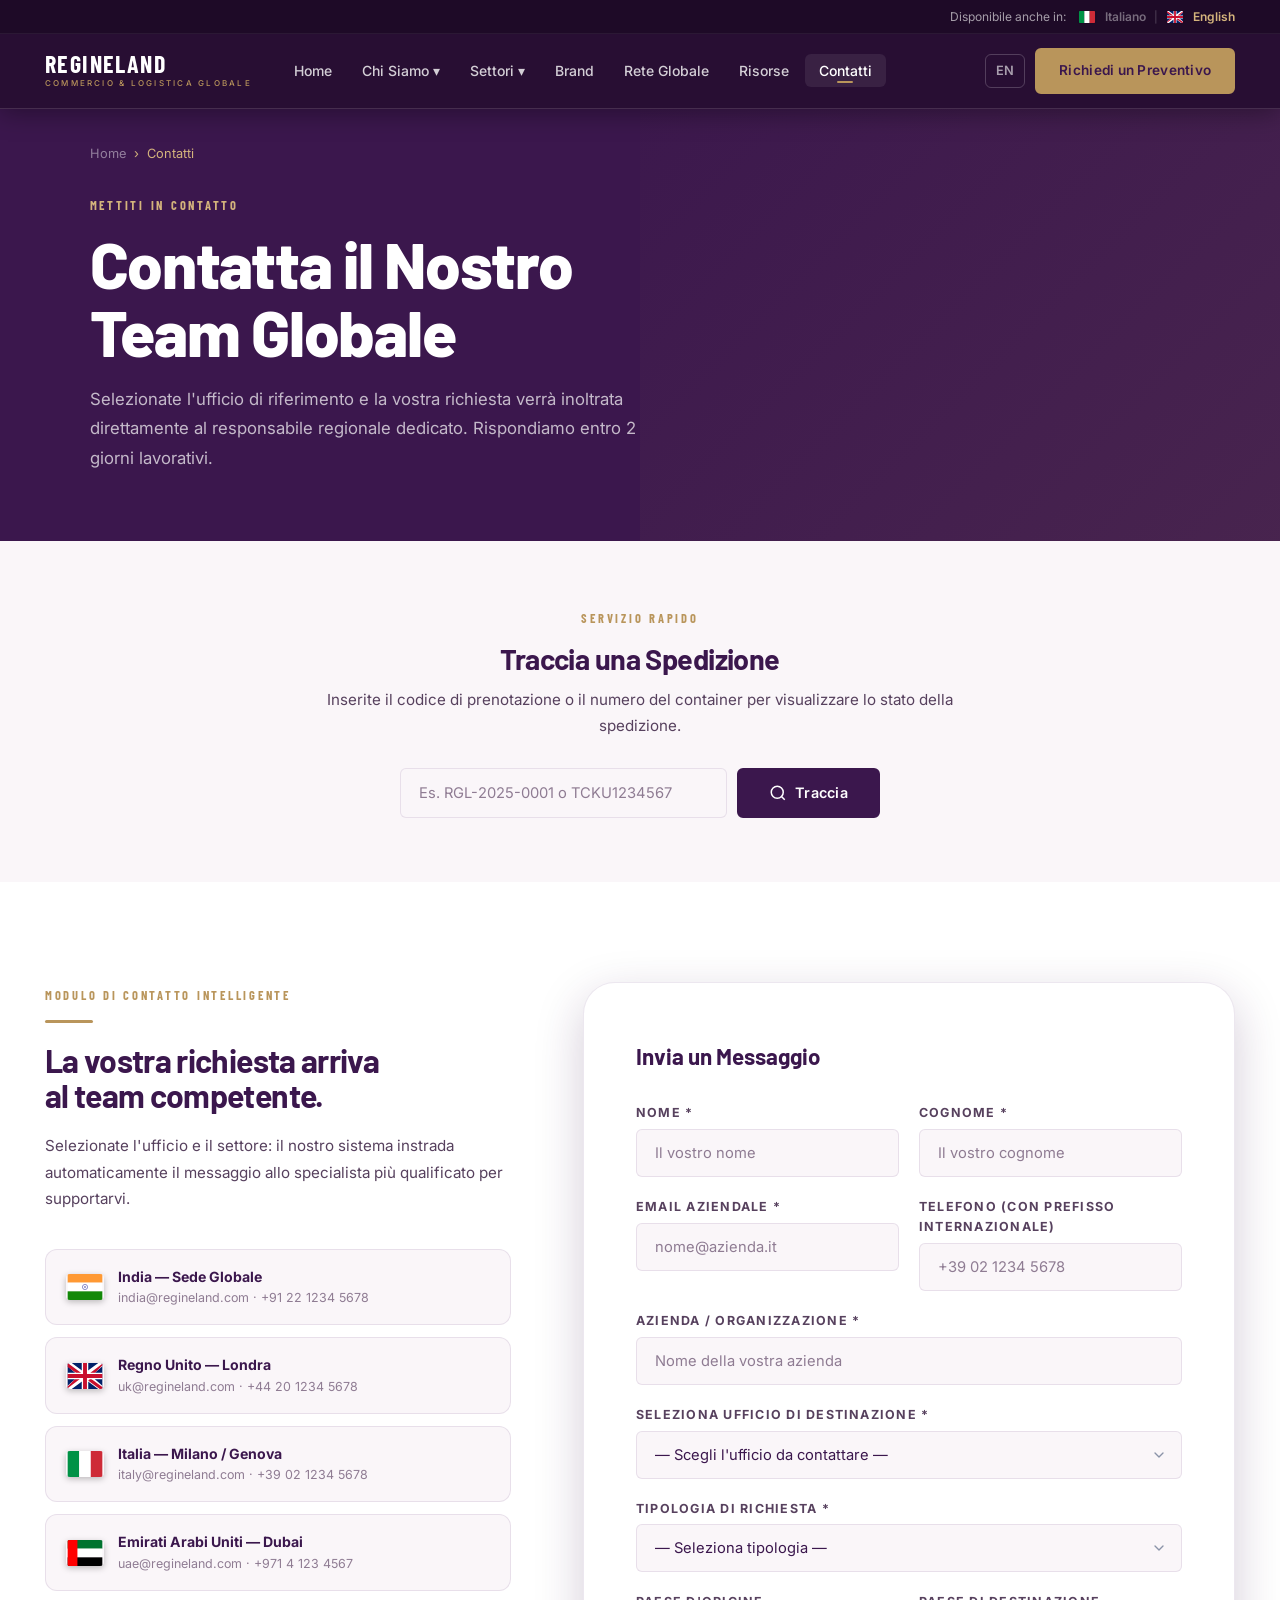
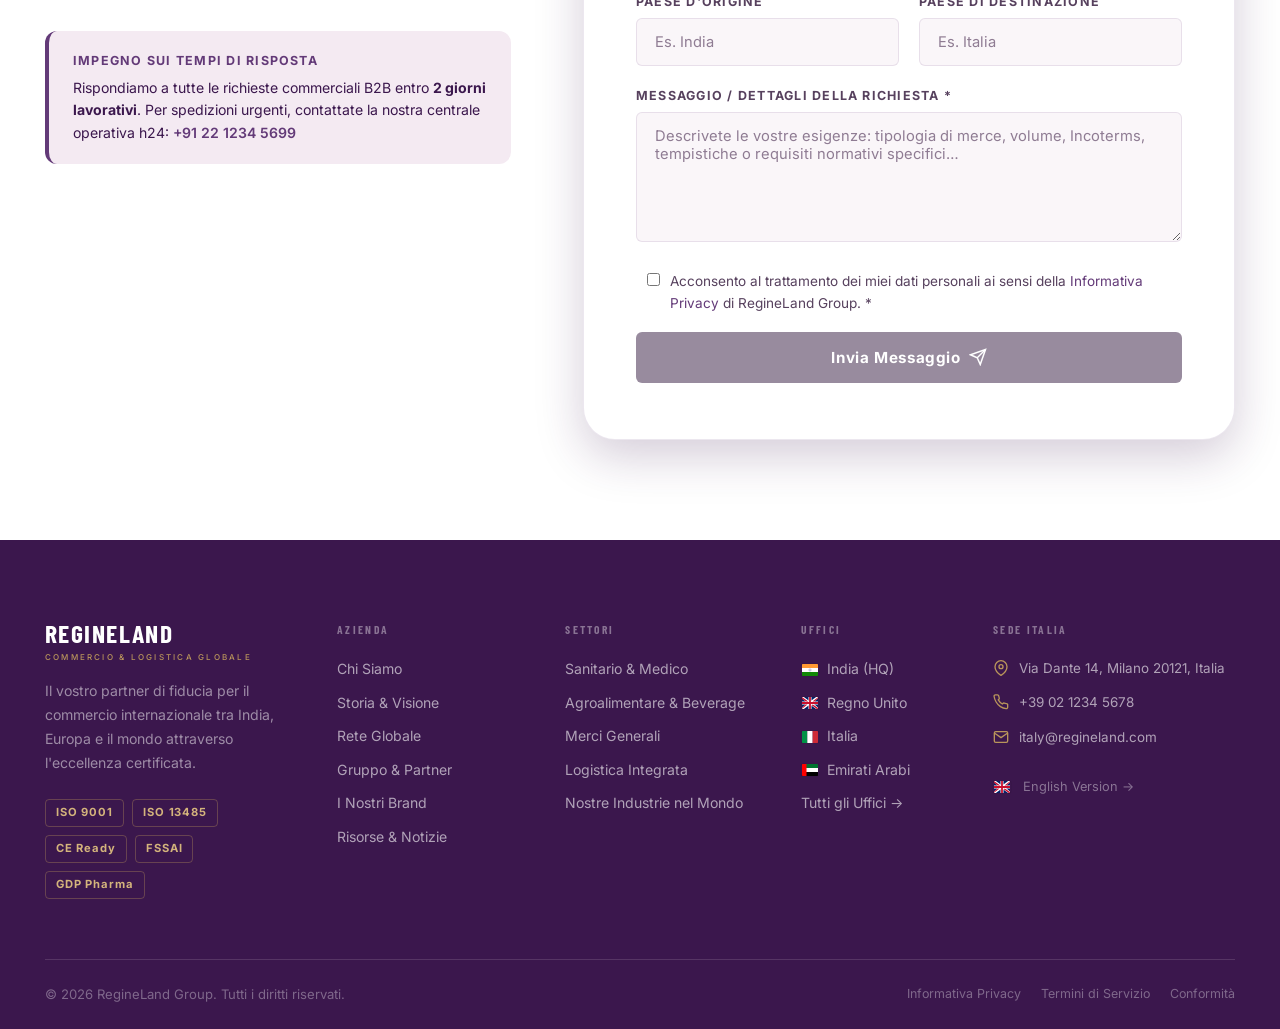
<file: it/contact.html>
<!DOCTYPE html>
<html lang="it" itemscope itemtype="http://schema.org/ContactPage">
<head>
  <meta charset="utf-8">
  <meta name="viewport" content="width=device-width, initial-scale=1">
  <title>Contatti — RegineLand Group | Modulo di Contatto Intelligente</title>
  <meta name="description" content="Contatta RegineLand Group. Utilizza il nostro modulo intelligente per contattare direttamente la sede in Italia, Regno Unito, India o Emirati Arabi Uniti. Richiedi un preventivo o parla con i nostri specialisti.">
  <link rel="canonical" href="https://www.regineland.com/it/contact.html">
  <link rel="alternate" hreflang="en" href="https://www.regineland.com/contact.html">
  <link rel="alternate" hreflang="it" href="https://www.regineland.com/it/contact.html">
  <link rel="preconnect" href="https://fonts.googleapis.com">
  <link rel="preconnect" href="https://fonts.gstatic.com" crossorigin>
  <link href="https://fonts.googleapis.com/css2?family=Barlow:ital,wght@0,300;0,400;0,600;0,700;0,800&family=Barlow+Condensed:wght@600;700;800&family=Inter:wght@300;400;500;600;700&display=swap" rel="stylesheet">
  <link rel="stylesheet" href="../style.css">
</head>
<body data-page="contact">

  <!-- =============================================
       SITE HEADER (Loaded via components.js)
       ============================================= -->
  <header class="site-header" id="site-header"></header>

  <div class="page-header" id="page-header">
    <div class="container">
      <nav class="breadcrumb" aria-label="Breadcrumb"><a href="index.html">Home</a> <span>›</span> <span>Contatti</span></nav>
      <span class="eyebrow page-header-eyebrow">Mettiti in Contatto</span>
      <h1 class="page-header-title">Contatta il Nostro<br>Team Globale</h1>
      <p class="page-header-desc">Selezionate l'ufficio di riferimento e la vostra richiesta verrà inoltrata direttamente al responsabile regionale dedicato. Rispondiamo entro 2 giorni lavorativi.</p>
    </div>
  </div>

  <main>

    <!-- TRACK SHIPMENT SECTION -->
    <section class="section-sm section-off" id="track" aria-labelledby="track-heading">
      <div class="container">
        <div style="max-width: 640px; margin: 0 auto; text-align: center;">
          <span class="eyebrow">Servizio Rapido</span>
          <h2 class="section-title" id="track-heading" style="font-size: 1.8rem; margin-bottom: 12px;">Traccia una Spedizione</h2>
          <p class="lead" style="margin-bottom: 28px; font-size: 0.95rem;">Inserite il codice di prenotazione o il numero del container per visualizzare lo stato della spedizione.</p>
          <form id="track-form" role="search" aria-label="Shipment tracking">
            <div style="display: flex; gap: 10px; max-width: 480px; margin: 0 auto;">
              <input type="text" id="track-input" name="tracking_ref" class="form-input" placeholder="Es. RGL-2025-0001 o TCKU1234567" aria-label="Tracking reference or container number" style="flex: 1;">
              <button type="submit" class="btn btn-navy" id="track-btn" style="white-space: nowrap;">
                <svg xmlns="http://www.w3.org/2000/svg" viewBox="0 0 24 24" fill="none" stroke="currentColor" stroke-width="2" width="18" height="18"><circle cx="11" cy="11" r="8"/><line x1="21" y1="21" x2="16.65" y2="16.65"/></svg>
                Traccia
              </button>
            </div>
          </form>
          <div id="track-result" role="status" aria-live="polite"></div>
        </div>
      </div>
    </section>

    <!-- SMART CONTACT FORM -->
    <section class="section" id="quote" aria-labelledby="contact-heading">
      <div class="container">
        <div class="contact-layout-grid" id="contact-layout-grid">

          <!-- Left: Info panel -->
          <div id="contact-info-panel">
            <span class="eyebrow">Modulo di Contatto Intelligente</span>
            <div class="divider" aria-hidden="true"></div>
            <h2 class="section-title" id="contact-heading" style="font-size: 2rem; margin-bottom: 20px;">La vostra richiesta arriva<br>al team competente.</h2>
            <p class="lead" style="font-size: 0.95rem; margin-bottom: 36px;">Selezionate l'ufficio e il settore: il nostro sistema instrada automaticamente il messaggio allo specialista più qualificato per supportarvi.</p>

            <!-- Office Quick Links -->
            <div style="display: flex; flex-direction: column; gap: 12px; margin-bottom: 40px;" id="office-quicklinks">
              <div style="display: flex; align-items: center; gap: 14px; padding: 16px 20px; background: var(--off-white); border-radius: var(--radius-md); border: 1px solid var(--border-light); cursor: pointer;" onclick="document.getElementById('contact-office').value='india'">
                <svg class="flag-icon-lg" viewBox="0 0 640 480" width="38" height="26" aria-hidden="true"><rect width="640" height="160" fill="#f93"/><rect y="160" width="640" height="160" fill="#fff"/><rect y="320" width="640" height="160" fill="#128807"/><circle cx="320" cy="240" r="48" fill="none" stroke="#008" stroke-width="8"/><circle cx="320" cy="240" r="12" fill="#008"/></svg>
                <div>
                  <p style="font-size: 0.88rem; font-weight: 700; color: var(--navy);">India — Sede Globale</p>
                  <p style="font-size: 0.78rem; color: var(--text-muted);">india@regineland.com · +91 22 1234 5678</p>
                </div>
              </div>
              <div style="display: flex; align-items: center; gap: 14px; padding: 16px 20px; background: var(--off-white); border-radius: var(--radius-md); border: 1px solid var(--border-light); cursor: pointer;" onclick="document.getElementById('contact-office').value='uk'">
                <svg class="flag-icon-lg" viewBox="0 0 640 480" width="38" height="26" aria-hidden="true"><path fill="#012169" d="M0 0h640v480H0z"/><path fill="#fff" d="m75 0 245 180L565 0h75v60L435 240l205 180v60h-75L320 300 75 480H0v-60l205-180L0 60V0h75z"/><path fill="#c8102e" d="m424 288 216 156v36h-48L376 324l48-36zM640 0v12L420 180l48 36L640 48V0zM0 480v-12l220-168-48-36L0 432v48zm0-480 264 192-48 36L0 72V0z"/><path fill="#fff" d="M260 0h120v480H260zM0 180h640v120H0z"/><path fill="#c8102e" d="M284 0h72v480h-72zM0 204h640v72H0z"/></svg>
                <div>
                  <p style="font-size: 0.88rem; font-weight: 700; color: var(--navy);">Regno Unito — Londra</p>
                  <p style="font-size: 0.78rem; color: var(--text-muted);">uk@regineland.com · +44 20 1234 5678</p>
                </div>
              </div>
              <div style="display: flex; align-items: center; gap: 14px; padding: 16px 20px; background: var(--off-white); border-radius: var(--radius-md); border: 1px solid var(--border-light); cursor: pointer;" onclick="document.getElementById('contact-office').value='italy'">
                <svg class="flag-icon-lg" viewBox="0 0 640 480" width="38" height="26" aria-hidden="true"><rect width="213.3" height="480" fill="#009246"/><rect x="213.3" width="213.3" height="480" fill="#fff"/><rect x="426.7" width="213.3" height="480" fill="#ce2b37"/></svg>
                <div>
                  <p style="font-size: 0.88rem; font-weight: 700; color: var(--navy);">Italia — Milano / Genova</p>
                  <p style="font-size: 0.78rem; color: var(--text-muted);">italy@regineland.com · +39 02 1234 5678</p>
                </div>
              </div>
              <div style="display: flex; align-items: center; gap: 14px; padding: 16px 20px; background: var(--off-white); border-radius: var(--radius-md); border: 1px solid var(--border-light); cursor: pointer;" onclick="document.getElementById('contact-office').value='uae'">
                <svg class="flag-icon-lg" viewBox="0 0 640 480" width="38" height="26" aria-hidden="true"><rect width="640" height="160" fill="#00732f"/><rect y="160" width="640" height="160" fill="#fff"/><rect y="320" width="640" height="160" fill="#000"/><rect width="180" height="480" fill="#f00"/></svg>
                <div>
                  <p style="font-size: 0.88rem; font-weight: 700; color: var(--navy);">Emirati Arabi Uniti — Dubai</p>
                  <p style="font-size: 0.78rem; color: var(--text-muted);">uae@regineland.com · +971 4 123 4567</p>
                </div>
              </div>
            </div>

            <div style="background: var(--sky); border-radius: var(--radius-md); padding: 20px 24px; border-left: 4px solid var(--blue);">
              <p style="font-size: 0.78rem; font-weight: 700; letter-spacing: 0.1em; text-transform: uppercase; color: var(--blue); margin-bottom: 6px;">Impegno sui Tempi di Risposta</p>
              <p style="font-size: 0.88rem; color: var(--navy); line-height: 1.6;">Rispondiamo a tutte le richieste commerciali B2B entro <strong>2 giorni lavorativi</strong>. Per spedizioni urgenti, contattate la nostra centrale operativa h24: <a href="tel:+912212345699" style="color: var(--blue); font-weight: 600;">+91 22 1234 5699</a></p>
            </div>
          </div>

          <!-- Right: Form -->
          <div class="smart-form-wrap reveal" id="contact-form-wrap">
            <h3 style="font-family: var(--font-display); font-size: 1.4rem; font-weight: 700; color: var(--navy); margin-bottom: 28px;">Invia un Messaggio</h3>

            <form id="contact-form" novalidate aria-label="Contact form">
              <div class="form-grid">
                <div class="form-group">
                  <label class="form-label" for="contact-first">Nome *</label>
                  <input type="text" class="form-input" id="contact-first" name="first_name" placeholder="Il vostro nome" required autocomplete="given-name">
                </div>
                <div class="form-group">
                  <label class="form-label" for="contact-last">Cognome *</label>
                  <input type="text" class="form-input" id="contact-last" name="last_name" placeholder="Il vostro cognome" required autocomplete="family-name">
                </div>
                <div class="form-group">
                  <label class="form-label" for="contact-email">Email Aziendale *</label>
                  <input type="email" class="form-input" id="contact-email" name="email" placeholder="nome@azienda.it" required autocomplete="email">
                </div>
                <div class="form-group">
                  <label class="form-label" for="contact-phone">Telefono (con prefisso internazionale)</label>
                  <input type="tel" class="form-input" id="contact-phone" name="phone" placeholder="+39 02 1234 5678" autocomplete="tel">
                </div>
                <div class="form-group full">
                  <label class="form-label" for="contact-company">Azienda / Organizzazione *</label>
                  <input type="text" class="form-input" id="contact-company" name="company" placeholder="Nome della vostra azienda" required autocomplete="organization">
                </div>

                <!-- SMART: Office Selector -->
                <div class="form-group full">
                  <label class="form-label" for="contact-office">Seleziona Ufficio di Destinazione *</label>
                  <select class="form-select" id="contact-office" name="office" required>
                    <option value="" disabled selected>— Scegli l'ufficio da contattare —</option>
                    <option value="india">India — Sede Globale (Mumbai / Delhi)</option>
                    <option value="uk">Regno Unito — Londra</option>
                    <option value="italy">Italia — Milano / Genova</option>
                    <option value="uae">Emirati Arabi Uniti — Dubai</option>
                    <option value="general">Richiesta Generale (nessuna preferenza)</option>
                  </select>
                  <p id="office-email-preview" style="display:none; margin-top:6px; font-size:0.78rem; color:var(--blue); font-weight:500;"></p>
                </div>

                <div class="form-group full">
                  <label class="form-label" for="contact-type">Tipologia di Richiesta *</label>
                  <select class="form-select" id="contact-type" name="inquiry_type" required>
                    <option value="" disabled selected>— Seleziona tipologia —</option>
                    <option value="quote">Richiesta Preventivo Spedizione / Fornitura</option>
                    <option value="healthcare">Forniture Sanitarie &amp; Dispositivi Medici</option>
                    <option value="agrifood">Export Agroalimentare &amp; Bevande</option>
                    <option value="cargo">Merci Generali &amp; Prodotti Industriali</option>
                    <option value="customs">Operazioni e Consulenza Doganale</option>
                    <option value="partnership">Partnership / Sviluppo Commerciale</option>
                    <option value="compliance">Normative, Certificazioni &amp; Conformità</option>
                    <option value="other">Altro</option>
                  </select>
                </div>

                <div class="form-group">
                  <label class="form-label" for="contact-origin">Paese d'Origine</label>
                  <input type="text" class="form-input" id="contact-origin" name="origin" placeholder="Es. India">
                </div>
                <div class="form-group">
                  <label class="form-label" for="contact-dest">Paese di Destinazione</label>
                  <input type="text" class="form-input" id="contact-dest" name="destination" placeholder="Es. Italia">
                </div>

                <div class="form-group full">
                  <label class="form-label" for="contact-message">Messaggio / Dettagli della Richiesta *</label>
                  <textarea class="form-textarea" id="contact-message" name="message" placeholder="Descrivete le vostre esigenze: tipologia di merce, volume, Incoterms, tempistiche o requisiti normativi specifici…" required rows="5"></textarea>
                </div>

                <div class="form-group full">
                  <label class="form-checkbox-label" id="contact-gdpr-label">
                    <input type="checkbox" id="contact-gdpr" name="gdpr" required style="margin-top: 2px; accent-color: var(--navy);">
                    <span>Acconsento al trattamento dei miei dati personali ai sensi della <a href="resources.html#compliance" style="color: var(--blue);">Informativa Privacy</a> di RegineLand Group. *</span>
                  </label>
                  <p class="form-checkbox-error" id="contact-gdpr-error" role="alert">È necessario accettare l'informativa sulla privacy per inviare il messaggio.</p>
                </div>
              </div>

              <button type="submit" class="form-submit" id="contact-submit">
                Invia Messaggio
                <svg xmlns="http://www.w3.org/2000/svg" viewBox="0 0 24 24" fill="none" stroke="currentColor" stroke-width="2"><line x1="22" y1="2" x2="11" y2="13"/><polygon points="22 2 15 22 11 13 2 9 22 2"/></svg>
              </button>
            </form>
          </div>

        </div>
      </div>
    </section>

  </main>

  <!-- =============================================
       SITE FOOTER (Loaded via components.js)
       ============================================= -->
  <footer class="site-footer" id="site-footer" role="contentinfo"></footer>

  <script src="../components.js"></script>
  <script src="../script.js"></script>
</body>
</html>
</file>
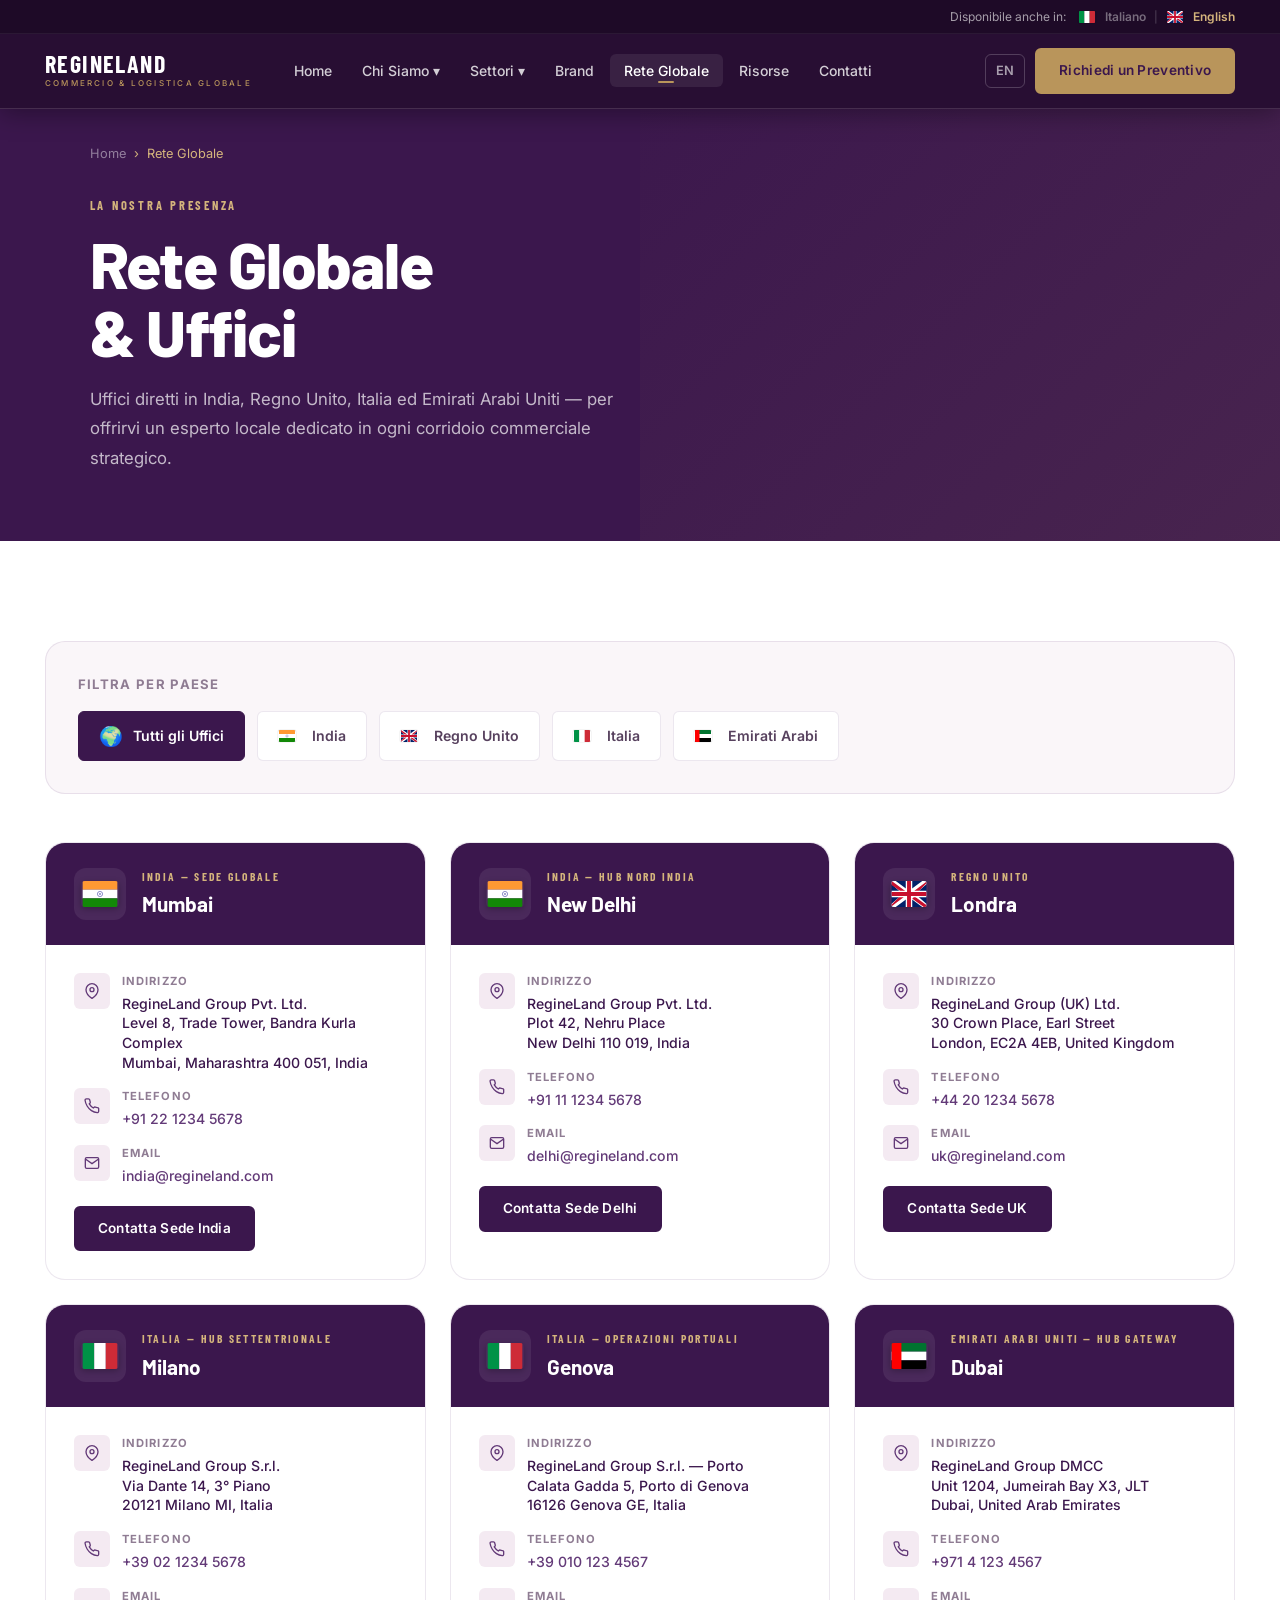
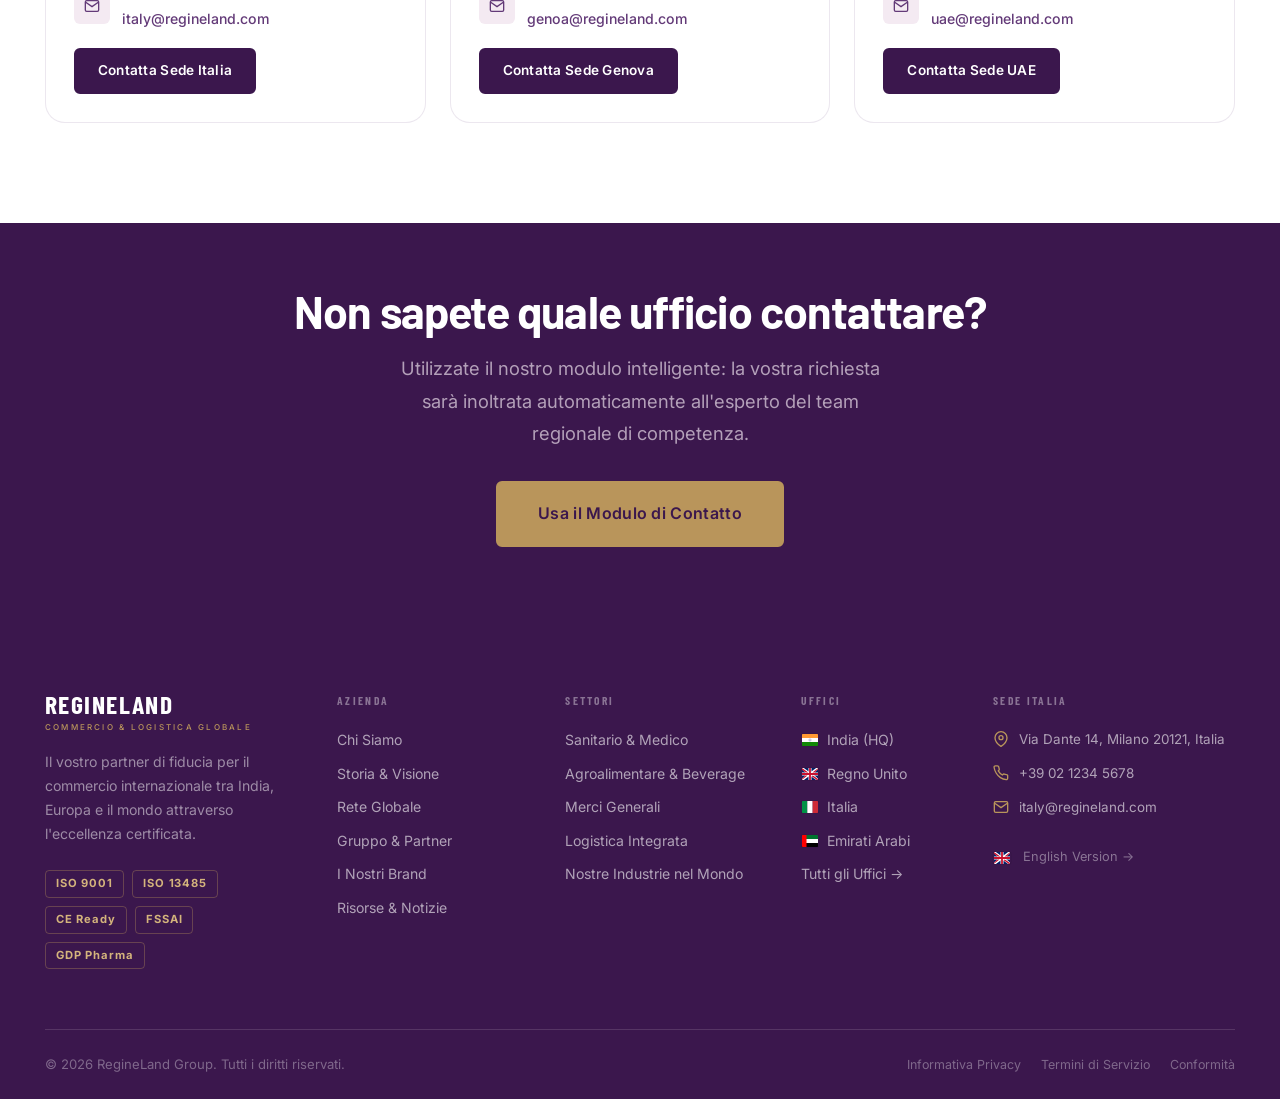
<file: it/network.html>
<!DOCTYPE html>
<html lang="it" itemscope itemtype="http://schema.org/WebPage">
<head>
  <meta charset="utf-8">
  <meta name="viewport" content="width=device-width, initial-scale=1">
  <title>Rete Globale & Uffici — RegineLand Group | India, Regno Unito, Italia, Emirati Arabi</title>
  <meta name="description" content="RegineLand Group è presente direttamente con uffici in India, Regno Unito, Italia ed Emirati Arabi Uniti. Trova indirizzo, telefono ed email di ogni sede regionale.">
  <link rel="canonical" href="https://www.regineland.com/it/network.html">
  <link rel="alternate" hreflang="en" href="https://www.regineland.com/network.html">
  <link rel="alternate" hreflang="it" href="https://www.regineland.com/it/network.html">
  <link rel="preconnect" href="https://fonts.googleapis.com">
  <link rel="preconnect" href="https://fonts.gstatic.com" crossorigin>
  <link href="https://fonts.googleapis.com/css2?family=Barlow:ital,wght@0,300;0,400;0,600;0,700;0,800&family=Barlow+Condensed:wght@600;700;800&family=Inter:wght@300;400;500;600;700&display=swap" rel="stylesheet">
  <link rel="stylesheet" href="../style.css">
</head>
<body data-page="network">

  <!-- =============================================
       SITE HEADER (Loaded via components.js)
       ============================================= -->
  <header class="site-header" id="site-header"></header>

  <div class="page-header" id="page-header">
    <div class="container">
      <nav class="breadcrumb" aria-label="Breadcrumb"><a href="index.html">Home</a> <span>›</span> <span>Rete Globale</span></nav>
      <span class="eyebrow page-header-eyebrow">La Nostra Presenza</span>
      <h1 class="page-header-title">Rete Globale<br>&amp; Uffici</h1>
      <p class="page-header-desc">Uffici diretti in India, Regno Unito, Italia ed Emirati Arabi Uniti — per offrirvi un esperto locale dedicato in ogni corridoio commerciale strategico.</p>
    </div>
  </div>

  <main>
    <section class="section" id="offices-section">
      <div class="container">

        <!-- Office Selector -->
        <div class="office-selector reveal" id="office-selector" role="region" aria-label="Filter offices by country">
          <p style="font-size:0.82rem;font-weight:700;letter-spacing:0.1em;text-transform:uppercase;color:var(--text-muted);margin-bottom:16px;">Filtra per Paese</p>
          <div class="country-select-grid" id="country-select-grid" role="group" aria-label="Country filter buttons">
            <button class="country-btn active" data-country="all" id="filter-all"><span class="flag">🌍</span> Tutti gli Uffici</button>
            <button class="country-btn" data-country="india" id="filter-india"><svg class="flag-icon" viewBox="0 0 640 480" width="16" height="12" aria-hidden="true"><rect width="640" height="160" fill="#f93"/><rect y="160" width="640" height="160" fill="#fff"/><rect y="320" width="640" height="160" fill="#128807"/><circle cx="320" cy="240" r="48" fill="none" stroke="#008" stroke-width="8"/><circle cx="320" cy="240" r="12" fill="#008"/></svg>India</button>
            <button class="country-btn" data-country="uk" id="filter-uk"><svg class="flag-icon" viewBox="0 0 640 480" width="16" height="12" aria-hidden="true"><path fill="#012169" d="M0 0h640v480H0z"/><path fill="#fff" d="m75 0 245 180L565 0h75v60L435 240l205 180v60h-75L320 300 75 480H0v-60l205-180L0 60V0h75z"/><path fill="#c8102e" d="m424 288 216 156v36h-48L376 324l48-36zM640 0v12L420 180l48 36L640 48V0zM0 480v-12l220-168-48-36L0 432v48zm0-480 264 192-48 36L0 72V0z"/><path fill="#fff" d="M260 0h120v480H260zM0 180h640v120H0z"/><path fill="#c8102e" d="M284 0h72v480h-72zM0 204h640v72H0z"/></svg>Regno Unito</button>
            <button class="country-btn" data-country="italy" id="filter-italy"><svg class="flag-icon" viewBox="0 0 640 480" width="16" height="12" aria-hidden="true"><rect width="213.3" height="480" fill="#009246"/><rect x="213.3" width="213.3" height="480" fill="#fff"/><rect x="426.7" width="213.3" height="480" fill="#ce2b37"/></svg>Italia</button>
            <button class="country-btn" data-country="uae" id="filter-uae"><svg class="flag-icon" viewBox="0 0 640 480" width="16" height="12" aria-hidden="true"><rect width="640" height="160" fill="#00732f"/><rect y="160" width="640" height="160" fill="#fff"/><rect y="320" width="640" height="160" fill="#000"/><rect width="180" height="480" fill="#f00"/></svg>Emirati Arabi</button>
          </div>
        </div>

        <!-- Office Cards Grid -->
        <div class="offices-grid" id="offices-grid">

          <!-- India HQ -->
          <article class="office-card reveal" data-country="india" id="office-india">
            <div class="office-card-header">
              <div class="office-flag-big" aria-label="Bandiera India"><svg class="flag-icon-lg" viewBox="0 0 640 480" width="38" height="26" aria-hidden="true"><rect width="640" height="160" fill="#f93"/><rect y="160" width="640" height="160" fill="#fff"/><rect y="320" width="640" height="160" fill="#128807"/><circle cx="320" cy="240" r="48" fill="none" stroke="#008" stroke-width="8"/><circle cx="320" cy="240" r="12" fill="#008"/></svg></div>
              <div>
                <p class="office-card-country">India — Sede Globale</p>
                <h2 class="office-card-city">Mumbai</h2>
              </div>
            </div>
            <div class="office-card-body">
              <div class="office-detail">
                <div class="office-detail-icon" aria-hidden="true"><svg xmlns="http://www.w3.org/2000/svg" viewBox="0 0 24 24" fill="none" stroke="currentColor" stroke-width="2"><path d="M21 10c0 7-9 13-9 13s-9-6-9-13a9 9 0 0 1 18 0z"/><circle cx="12" cy="10" r="3"/></svg></div>
                <div><p class="office-detail-label">Indirizzo</p><p class="office-detail-value">RegineLand Group Pvt. Ltd.<br>Level 8, Trade Tower, Bandra Kurla Complex<br>Mumbai, Maharashtra 400 051, India</p></div>
              </div>
              <div class="office-detail">
                <div class="office-detail-icon" aria-hidden="true"><svg xmlns="http://www.w3.org/2000/svg" viewBox="0 0 24 24" fill="none" stroke="currentColor" stroke-width="2"><path d="M22 16.92v3a2 2 0 0 1-2.18 2 19.79 19.79 0 0 1-8.63-3.07A19.5 19.5 0 0 1 4.69 12 19.79 19.79 0 0 1 1.61 3.4 2 2 0 0 1 3.6 1.21h3a2 2 0 0 1 2 1.72c.13.96.36 1.9.7 2.81a2 2 0 0 1-.45 2.11L7.91 8.91a16 16 0 0 0 6.07 6.07l.86-.86a2 2 0 0 1 2.11-.45c.9.34 1.85.57 2.81.7A2 2 0 0 1 22 16.92z"/></svg></div>
                <div><p class="office-detail-label">Telefono</p><p class="office-detail-value"><a href="tel:+912212345678">+91 22 1234 5678</a></p></div>
              </div>
              <div class="office-detail">
                <div class="office-detail-icon" aria-hidden="true"><svg xmlns="http://www.w3.org/2000/svg" viewBox="0 0 24 24" fill="none" stroke="currentColor" stroke-width="2"><path d="M4 4h16c1.1 0 2 .9 2 2v12c0 1.1-.9 2-2 2H4c-1.1 0-2-.9-2-2V6c0-1.1.9-2 2-2z"/><polyline points="22,6 12,13 2,6"/></svg></div>
                <div><p class="office-detail-label">Email</p><p class="office-detail-value"><a href="mailto:india@regineland.com">india@regineland.com</a></p></div>
              </div>
              <div style="margin-top:20px;"><a href="contact.html?office=india" class="btn btn-navy btn-sm" id="contact-india">Contatta Sede India</a></div>
            </div>
          </article>

          <!-- India — Delhi -->
          <article class="office-card reveal d1" data-country="india" id="office-delhi">
            <div class="office-card-header">
              <div class="office-flag-big" aria-label="Bandiera India"><svg class="flag-icon-lg" viewBox="0 0 640 480" width="38" height="26" aria-hidden="true"><rect width="640" height="160" fill="#f93"/><rect y="160" width="640" height="160" fill="#fff"/><rect y="320" width="640" height="160" fill="#128807"/><circle cx="320" cy="240" r="48" fill="none" stroke="#008" stroke-width="8"/><circle cx="320" cy="240" r="12" fill="#008"/></svg></div>
              <div>
                <p class="office-card-country">India — Hub Nord India</p>
                <h2 class="office-card-city">New Delhi</h2>
              </div>
            </div>
            <div class="office-card-body">
              <div class="office-detail">
                <div class="office-detail-icon"><svg xmlns="http://www.w3.org/2000/svg" viewBox="0 0 24 24" fill="none" stroke="currentColor" stroke-width="2"><path d="M21 10c0 7-9 13-9 13s-9-6-9-13a9 9 0 0 1 18 0z"/><circle cx="12" cy="10" r="3"/></svg></div>
                <div><p class="office-detail-label">Indirizzo</p><p class="office-detail-value">RegineLand Group Pvt. Ltd.<br>Plot 42, Nehru Place<br>New Delhi 110 019, India</p></div>
              </div>
              <div class="office-detail">
                <div class="office-detail-icon"><svg xmlns="http://www.w3.org/2000/svg" viewBox="0 0 24 24" fill="none" stroke="currentColor" stroke-width="2"><path d="M22 16.92v3a2 2 0 0 1-2.18 2 19.79 19.79 0 0 1-8.63-3.07A19.5 19.5 0 0 1 4.69 12 19.79 19.79 0 0 1 1.61 3.4 2 2 0 0 1 3.6 1.21h3a2 2 0 0 1 2 1.72c.13.96.36 1.9.7 2.81a2 2 0 0 1-.45 2.11L7.91 8.91a16 16 0 0 0 6.07 6.07l.86-.86a2 2 0 0 1 2.11-.45c.9.34 1.85.57 2.81.7A2 2 0 0 1 22 16.92z"/></svg></div>
                <div><p class="office-detail-label">Telefono</p><p class="office-detail-value"><a href="tel:+911112345678">+91 11 1234 5678</a></p></div>
              </div>
              <div class="office-detail">
                <div class="office-detail-icon"><svg xmlns="http://www.w3.org/2000/svg" viewBox="0 0 24 24" fill="none" stroke="currentColor" stroke-width="2"><path d="M4 4h16c1.1 0 2 .9 2 2v12c0 1.1-.9 2-2 2H4c-1.1 0-2-.9-2-2V6c0-1.1.9-2 2-2z"/><polyline points="22,6 12,13 2,6"/></svg></div>
                <div><p class="office-detail-label">Email</p><p class="office-detail-value"><a href="mailto:delhi@regineland.com">delhi@regineland.com</a></p></div>
              </div>
              <div style="margin-top:20px;"><a href="contact.html?office=india" class="btn btn-navy btn-sm" id="contact-delhi">Contatta Sede Delhi</a></div>
            </div>
          </article>

          <!-- UK -->
          <article class="office-card reveal d2" data-country="uk" id="office-uk">
            <div class="office-card-header">
              <div class="office-flag-big" aria-label="Bandiera UK"><svg class="flag-icon-lg" viewBox="0 0 640 480" width="38" height="26" aria-hidden="true"><path fill="#012169" d="M0 0h640v480H0z"/><path fill="#fff" d="m75 0 245 180L565 0h75v60L435 240l205 180v60h-75L320 300 75 480H0v-60l205-180L0 60V0h75z"/><path fill="#c8102e" d="m424 288 216 156v36h-48L376 324l48-36zM640 0v12L420 180l48 36L640 48V0zM0 480v-12l220-168-48-36L0 432v48zm0-480 264 192-48 36L0 72V0z"/><path fill="#fff" d="M260 0h120v480H260zM0 180h640v120H0z"/><path fill="#c8102e" d="M284 0h72v480h-72zM0 204h640v72H0z"/></svg></div>
              <div>
                <p class="office-card-country">Regno Unito</p>
                <h2 class="office-card-city">Londra</h2>
              </div>
            </div>
            <div class="office-card-body">
              <div class="office-detail">
                <div class="office-detail-icon"><svg xmlns="http://www.w3.org/2000/svg" viewBox="0 0 24 24" fill="none" stroke="currentColor" stroke-width="2"><path d="M21 10c0 7-9 13-9 13s-9-6-9-13a9 9 0 0 1 18 0z"/><circle cx="12" cy="10" r="3"/></svg></div>
                <div><p class="office-detail-label">Indirizzo</p><p class="office-detail-value">RegineLand Group (UK) Ltd.<br>30 Crown Place, Earl Street<br>London, EC2A 4EB, United Kingdom</p></div>
              </div>
              <div class="office-detail">
                <div class="office-detail-icon"><svg xmlns="http://www.w3.org/2000/svg" viewBox="0 0 24 24" fill="none" stroke="currentColor" stroke-width="2"><path d="M22 16.92v3a2 2 0 0 1-2.18 2 19.79 19.79 0 0 1-8.63-3.07A19.5 19.5 0 0 1 4.69 12 19.79 19.79 0 0 1 1.61 3.4 2 2 0 0 1 3.6 1.21h3a2 2 0 0 1 2 1.72c.13.96.36 1.9.7 2.81a2 2 0 0 1-.45 2.11L7.91 8.91a16 16 0 0 0 6.07 6.07l.86-.86a2 2 0 0 1 2.11-.45c.9.34 1.85.57 2.81.7A2 2 0 0 1 22 16.92z"/></svg></div>
                <div><p class="office-detail-label">Telefono</p><p class="office-detail-value"><a href="tel:+442012345678">+44 20 1234 5678</a></p></div>
              </div>
              <div class="office-detail">
                <div class="office-detail-icon"><svg xmlns="http://www.w3.org/2000/svg" viewBox="0 0 24 24" fill="none" stroke="currentColor" stroke-width="2"><path d="M4 4h16c1.1 0 2 .9 2 2v12c0 1.1-.9 2-2 2H4c-1.1 0-2-.9-2-2V6c0-1.1.9-2 2-2z"/><polyline points="22,6 12,13 2,6"/></svg></div>
                <div><p class="office-detail-label">Email</p><p class="office-detail-value"><a href="mailto:uk@regineland.com">uk@regineland.com</a></p></div>
              </div>
              <div style="margin-top:20px;"><a href="contact.html?office=uk" class="btn btn-navy btn-sm" id="contact-uk">Contatta Sede UK</a></div>
            </div>
          </article>

          <!-- Italy — Milan -->
          <article class="office-card reveal d3" data-country="italy" id="office-italy">
            <div class="office-card-header">
              <div class="office-flag-big" aria-label="Bandiera Italia"><svg class="flag-icon-lg" viewBox="0 0 640 480" width="38" height="26" aria-hidden="true"><rect width="213.3" height="480" fill="#009246"/><rect x="213.3" width="213.3" height="480" fill="#fff"/><rect x="426.7" width="213.3" height="480" fill="#ce2b37"/></svg></div>
              <div>
                <p class="office-card-country">Italia — Hub Settentrionale</p>
                <h2 class="office-card-city">Milano</h2>
              </div>
            </div>
            <div class="office-card-body">
              <div class="office-detail">
                <div class="office-detail-icon"><svg xmlns="http://www.w3.org/2000/svg" viewBox="0 0 24 24" fill="none" stroke="currentColor" stroke-width="2"><path d="M21 10c0 7-9 13-9 13s-9-6-9-13a9 9 0 0 1 18 0z"/><circle cx="12" cy="10" r="3"/></svg></div>
                <div><p class="office-detail-label">Indirizzo</p><p class="office-detail-value">RegineLand Group S.r.l.<br>Via Dante 14, 3° Piano<br>20121 Milano MI, Italia</p></div>
              </div>
              <div class="office-detail">
                <div class="office-detail-icon"><svg xmlns="http://www.w3.org/2000/svg" viewBox="0 0 24 24" fill="none" stroke="currentColor" stroke-width="2"><path d="M22 16.92v3a2 2 0 0 1-2.18 2 19.79 19.79 0 0 1-8.63-3.07A19.5 19.5 0 0 1 4.69 12 19.79 19.79 0 0 1 1.61 3.4 2 2 0 0 1 3.6 1.21h3a2 2 0 0 1 2 1.72c.13.96.36 1.9.7 2.81a2 2 0 0 1-.45 2.11L7.91 8.91a16 16 0 0 0 6.07 6.07l.86-.86a2 2 0 0 1 2.11-.45c.9.34 1.85.57 2.81.7A2 2 0 0 1 22 16.92z"/></svg></div>
                <div><p class="office-detail-label">Telefono</p><p class="office-detail-value"><a href="tel:+390212345678">+39 02 1234 5678</a></p></div>
              </div>
              <div class="office-detail">
                <div class="office-detail-icon"><svg xmlns="http://www.w3.org/2000/svg" viewBox="0 0 24 24" fill="none" stroke="currentColor" stroke-width="2"><path d="M4 4h16c1.1 0 2 .9 2 2v12c0 1.1-.9 2-2 2H4c-1.1 0-2-.9-2-2V6c0-1.1.9-2 2-2z"/><polyline points="22,6 12,13 2,6"/></svg></div>
                <div><p class="office-detail-label">Email</p><p class="office-detail-value"><a href="mailto:italy@regineland.com">italy@regineland.com</a></p></div>
              </div>
              <div style="margin-top:20px;"><a href="contact.html?office=italy" class="btn btn-navy btn-sm" id="contact-italy">Contatta Sede Italia</a></div>
            </div>
          </article>

          <!-- Italy — Genoa (Port) -->
          <article class="office-card reveal d4" data-country="italy" id="office-genoa">
            <div class="office-card-header">
              <div class="office-flag-big" aria-label="Bandiera Italia"><svg class="flag-icon-lg" viewBox="0 0 640 480" width="38" height="26" aria-hidden="true"><rect width="213.3" height="480" fill="#009246"/><rect x="213.3" width="213.3" height="480" fill="#fff"/><rect x="426.7" width="213.3" height="480" fill="#ce2b37"/></svg></div>
              <div>
                <p class="office-card-country">Italia — Operazioni Portuali</p>
                <h2 class="office-card-city">Genova</h2>
              </div>
            </div>
            <div class="office-card-body">
              <div class="office-detail">
                <div class="office-detail-icon"><svg xmlns="http://www.w3.org/2000/svg" viewBox="0 0 24 24" fill="none" stroke="currentColor" stroke-width="2"><path d="M21 10c0 7-9 13-9 13s-9-6-9-13a9 9 0 0 1 18 0z"/><circle cx="12" cy="10" r="3"/></svg></div>
                <div><p class="office-detail-label">Indirizzo</p><p class="office-detail-value">RegineLand Group S.r.l. — Porto<br>Calata Gadda 5, Porto di Genova<br>16126 Genova GE, Italia</p></div>
              </div>
              <div class="office-detail">
                <div class="office-detail-icon"><svg xmlns="http://www.w3.org/2000/svg" viewBox="0 0 24 24" fill="none" stroke="currentColor" stroke-width="2"><path d="M22 16.92v3a2 2 0 0 1-2.18 2 19.79 19.79 0 0 1-8.63-3.07A19.5 19.5 0 0 1 4.69 12 19.79 19.79 0 0 1 1.61 3.4 2 2 0 0 1 3.6 1.21h3a2 2 0 0 1 2 1.72c.13.96.36 1.9.7 2.81a2 2 0 0 1-.45 2.11L7.91 8.91a16 16 0 0 0 6.07 6.07l.86-.86a2 2 0 0 1 2.11-.45c.9.34 1.85.57 2.81.7A2 2 0 0 1 22 16.92z"/></svg></div>
                <div><p class="office-detail-label">Telefono</p><p class="office-detail-value"><a href="tel:+390101234567">+39 010 123 4567</a></p></div>
              </div>
              <div class="office-detail">
                <div class="office-detail-icon"><svg xmlns="http://www.w3.org/2000/svg" viewBox="0 0 24 24" fill="none" stroke="currentColor" stroke-width="2"><path d="M4 4h16c1.1 0 2 .9 2 2v12c0 1.1-.9 2-2 2H4c-1.1 0-2-.9-2-2V6c0-1.1.9-2 2-2z"/><polyline points="22,6 12,13 2,6"/></svg></div>
                <div><p class="office-detail-label">Email</p><p class="office-detail-value"><a href="mailto:genoa@regineland.com">genoa@regineland.com</a></p></div>
              </div>
              <div style="margin-top:20px;"><a href="contact.html?office=italy" class="btn btn-navy btn-sm" id="contact-genoa">Contatta Sede Genova</a></div>
            </div>
          </article>

          <!-- UAE -->
          <article class="office-card reveal d5" data-country="uae" id="office-uae">
            <div class="office-card-header">
              <div class="office-flag-big" aria-label="Bandiera UAE"><svg class="flag-icon-lg" viewBox="0 0 640 480" width="38" height="26" aria-hidden="true"><rect width="640" height="160" fill="#00732f"/><rect y="160" width="640" height="160" fill="#fff"/><rect y="320" width="640" height="160" fill="#000"/><rect width="180" height="480" fill="#f00"/></svg></div>
              <div>
                <p class="office-card-country">Emirati Arabi Uniti — Hub Gateway</p>
                <h2 class="office-card-city">Dubai</h2>
              </div>
            </div>
            <div class="office-card-body">
              <div class="office-detail">
                <div class="office-detail-icon"><svg xmlns="http://www.w3.org/2000/svg" viewBox="0 0 24 24" fill="none" stroke="currentColor" stroke-width="2"><path d="M21 10c0 7-9 13-9 13s-9-6-9-13a9 9 0 0 1 18 0z"/><circle cx="12" cy="10" r="3"/></svg></div>
                <div><p class="office-detail-label">Indirizzo</p><p class="office-detail-value">RegineLand Group DMCC<br>Unit 1204, Jumeirah Bay X3, JLT<br>Dubai, United Arab Emirates</p></div>
              </div>
              <div class="office-detail">
                <div class="office-detail-icon"><svg xmlns="http://www.w3.org/2000/svg" viewBox="0 0 24 24" fill="none" stroke="currentColor" stroke-width="2"><path d="M22 16.92v3a2 2 0 0 1-2.18 2 19.79 19.79 0 0 1-8.63-3.07A19.5 19.5 0 0 1 4.69 12 19.79 19.79 0 0 1 1.61 3.4 2 2 0 0 1 3.6 1.21h3a2 2 0 0 1 2 1.72c.13.96.36 1.9.7 2.81a2 2 0 0 1-.45 2.11L7.91 8.91a16 16 0 0 0 6.07 6.07l.86-.86a2 2 0 0 1 2.11-.45c.9.34 1.85.57 2.81.7A2 2 0 0 1 22 16.92z"/></svg></div>
                <div><p class="office-detail-label">Telefono</p><p class="office-detail-value"><a href="tel:+97141234567">+971 4 123 4567</a></p></div>
              </div>
              <div class="office-detail">
                <div class="office-detail-icon"><svg xmlns="http://www.w3.org/2000/svg" viewBox="0 0 24 24" fill="none" stroke="currentColor" stroke-width="2"><path d="M4 4h16c1.1 0 2 .9 2 2v12c0 1.1-.9 2-2 2H4c-1.1 0-2-.9-2-2V6c0-1.1.9-2 2-2z"/><polyline points="22,6 12,13 2,6"/></svg></div>
                <div><p class="office-detail-label">Email</p><p class="office-detail-value"><a href="mailto:uae@regineland.com">uae@regineland.com</a></p></div>
              </div>
              <div style="margin-top:20px;"><a href="contact.html?office=uae" class="btn btn-navy btn-sm" id="contact-uae">Contatta Sede UAE</a></div>
            </div>
          </article>

        </div><!-- /offices-grid -->
      </div>
    </section>

    <!-- CTA -->
    <section class="section-sm section-dark" id="network-cta">
      <div class="container" style="text-align:center;">
        <h2 class="section-title section-title-light reveal" style="margin-bottom:16px;">Non sapete quale ufficio contattare?</h2>
        <p class="lead lead-light reveal d1" style="max-width:480px;margin:0 auto 32px;">Utilizzate il nostro modulo intelligente: la vostra richiesta sarà inoltrata automaticamente all'esperto del team regionale di competenza.</p>
        <a href="contact.html" class="btn btn-gold btn-lg reveal d2" id="network-contact-cta">Usa il Modulo di Contatto</a>
      </div>
    </section>
  </main>

  <!-- =============================================
       SITE FOOTER (Loaded via components.js)
       ============================================= -->
  <footer class="site-footer" id="site-footer" role="contentinfo"></footer>
  <script src="../components.js"></script>
  <script src="../script.js"></script>
</body>
</html>
</file>
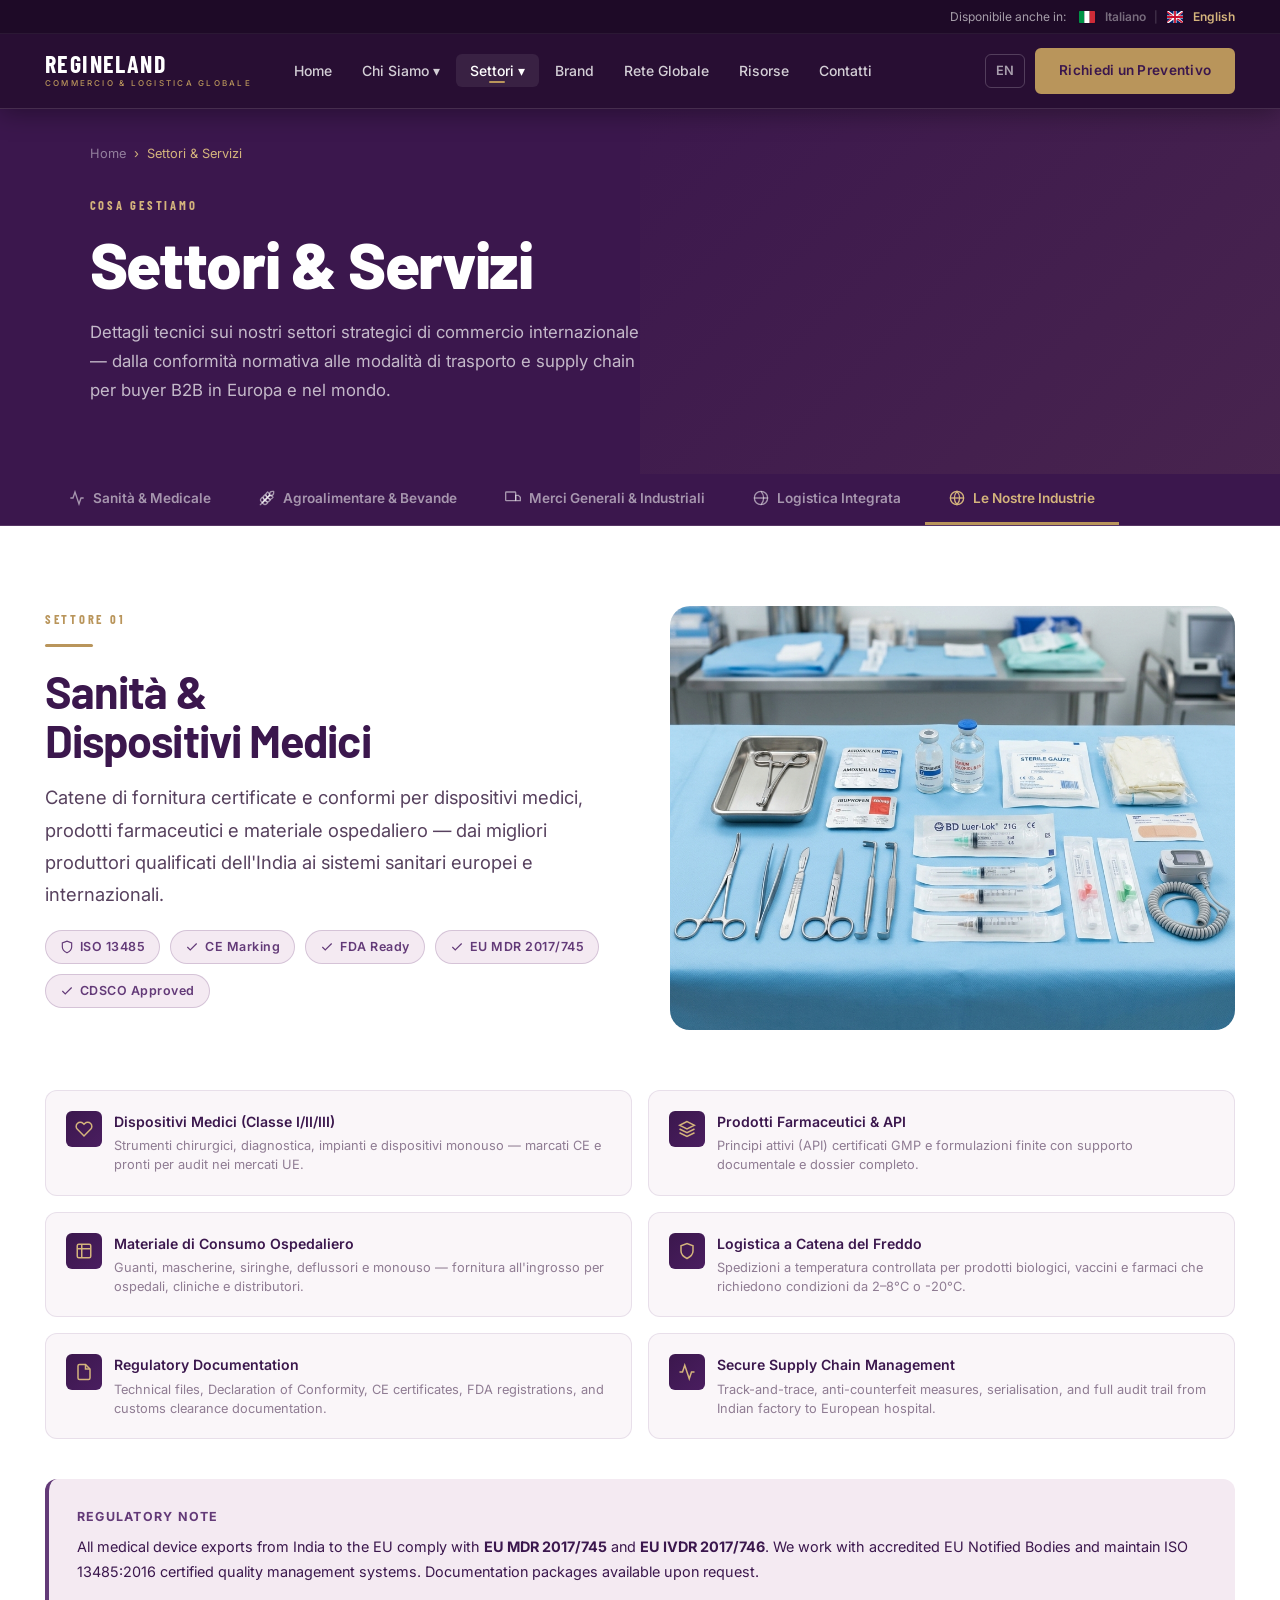
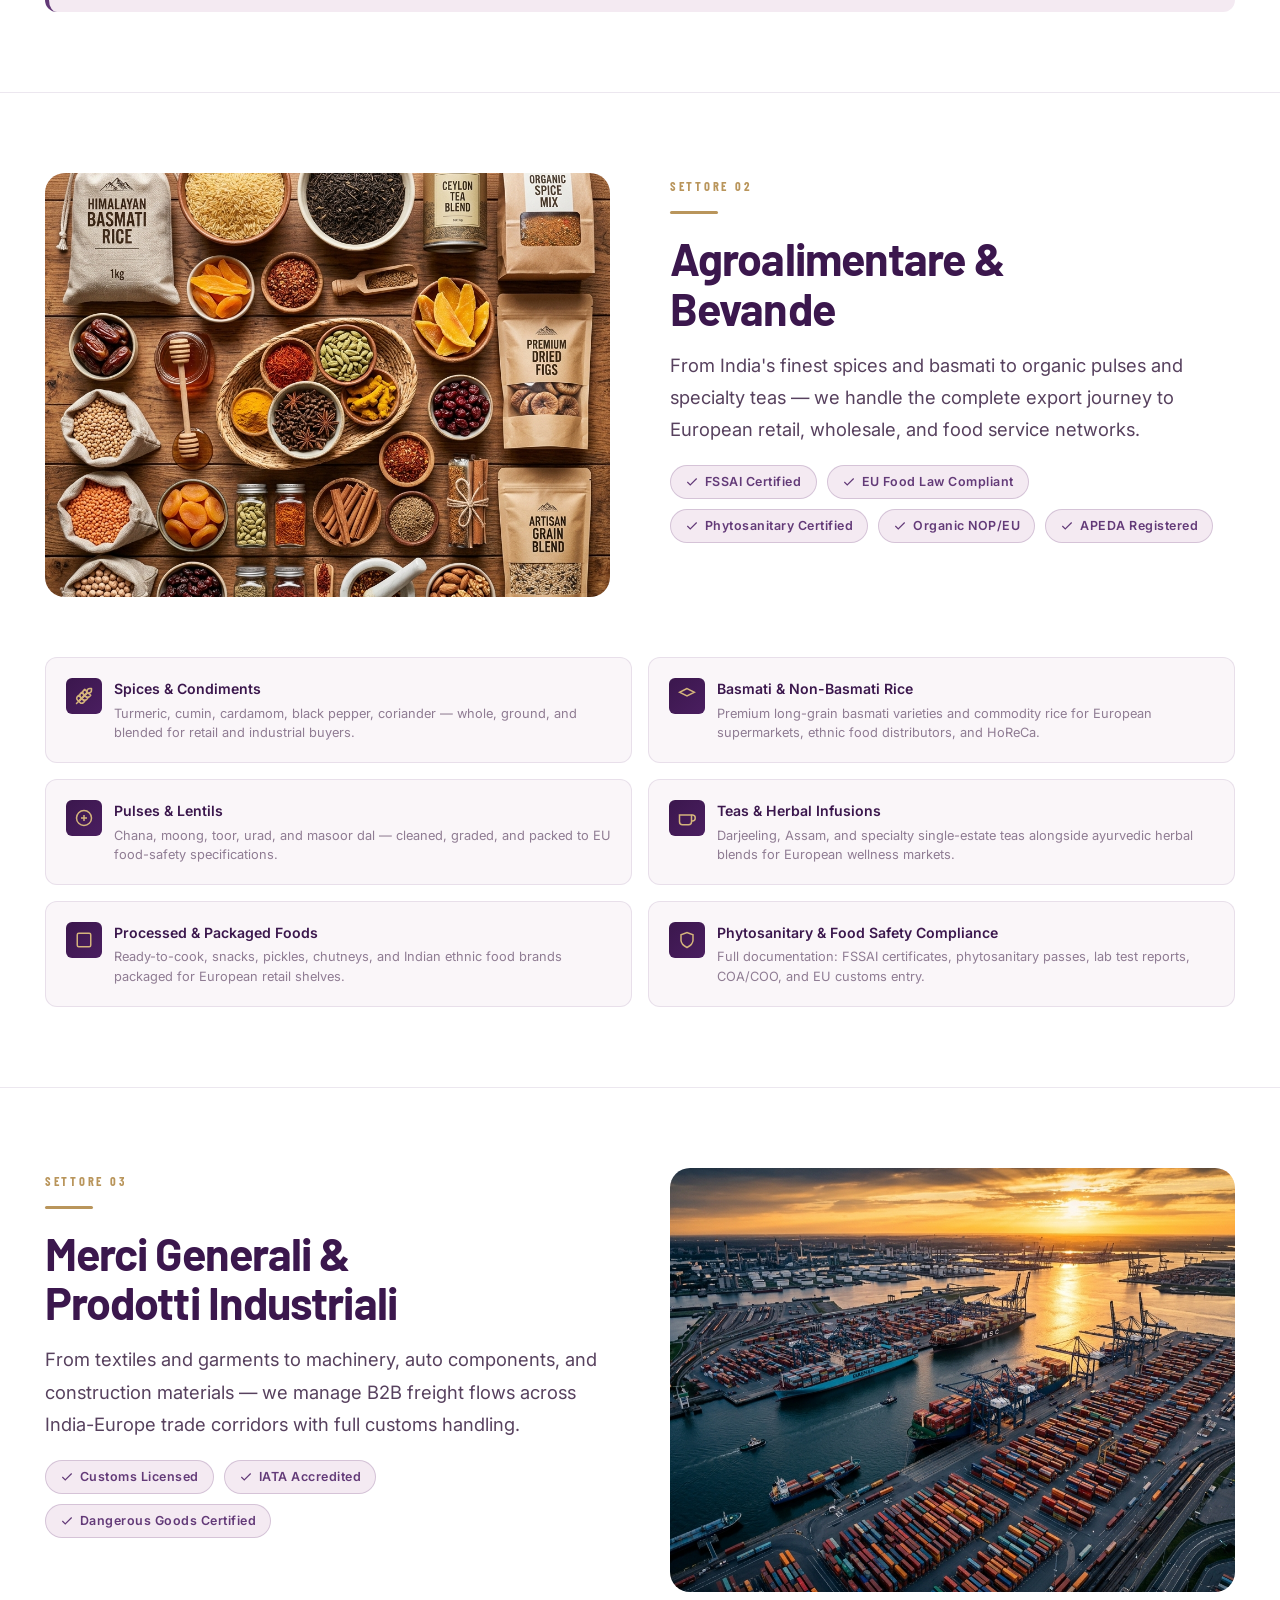
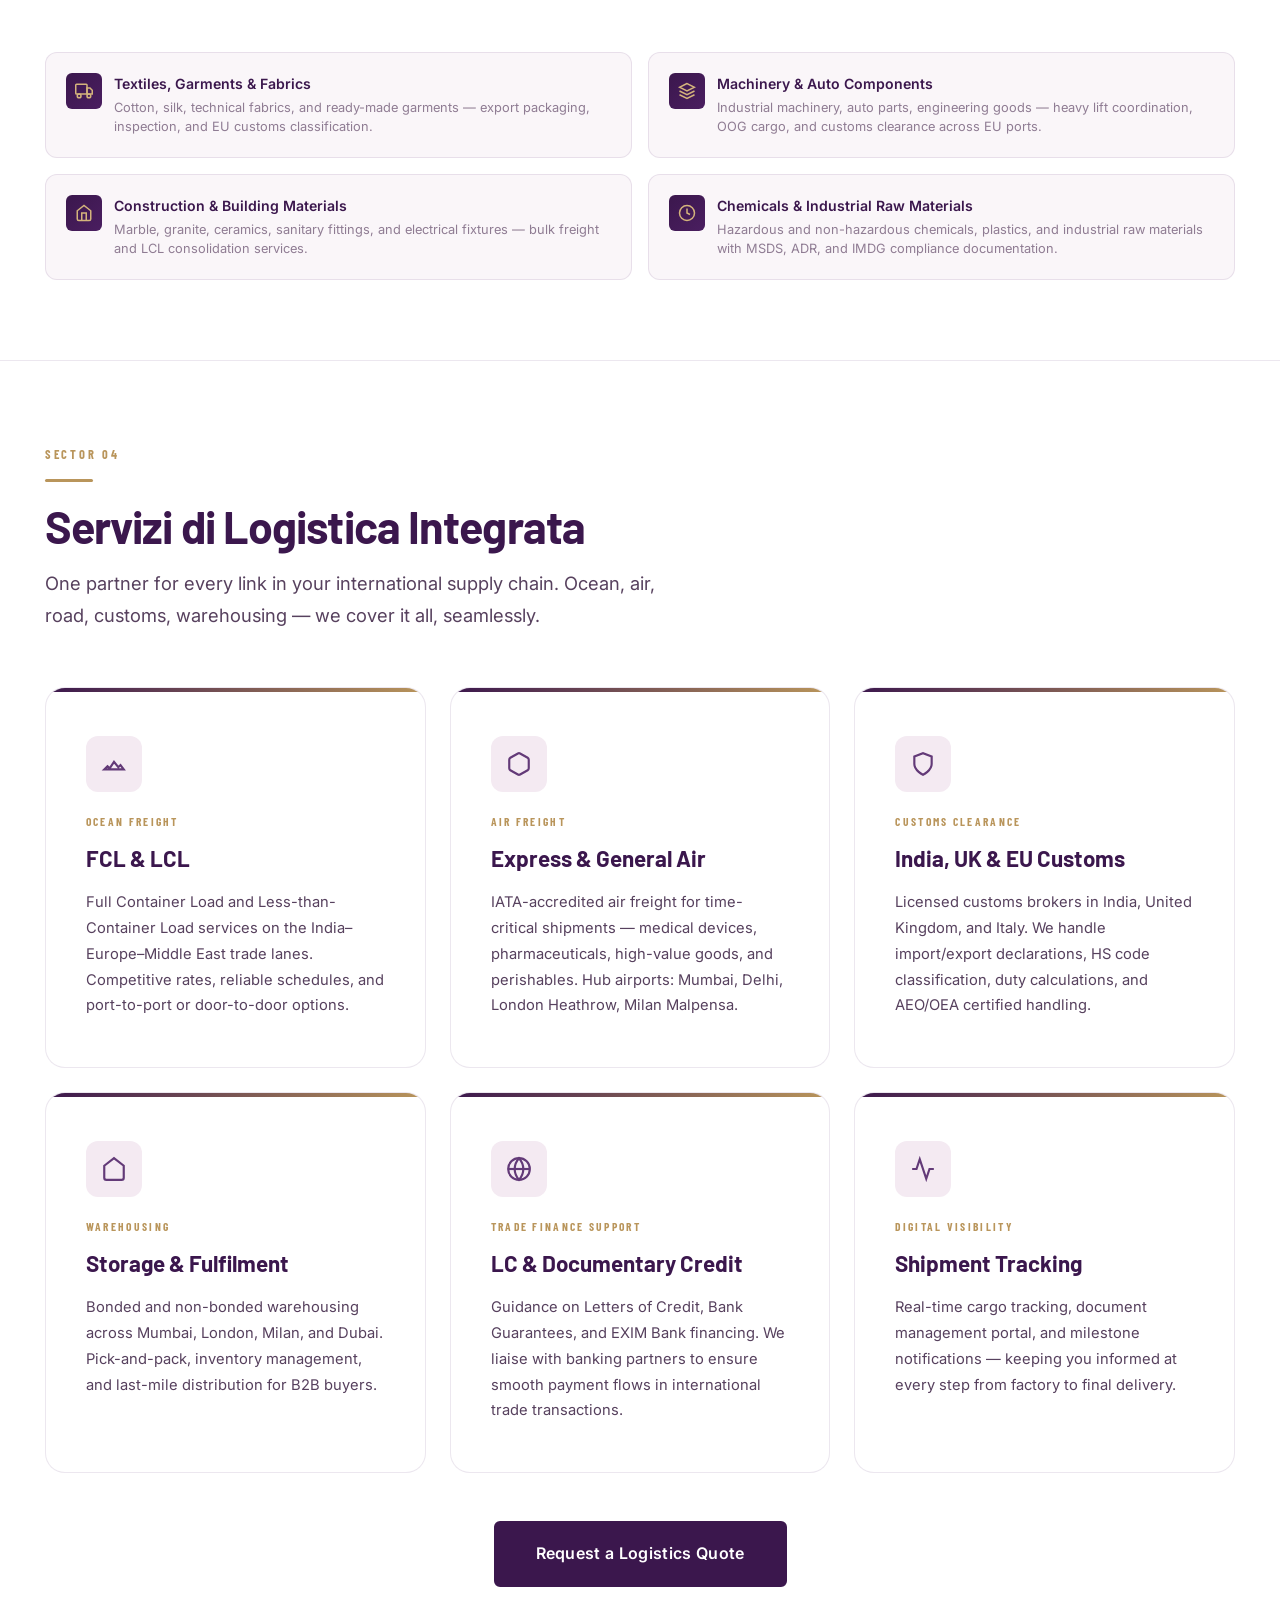
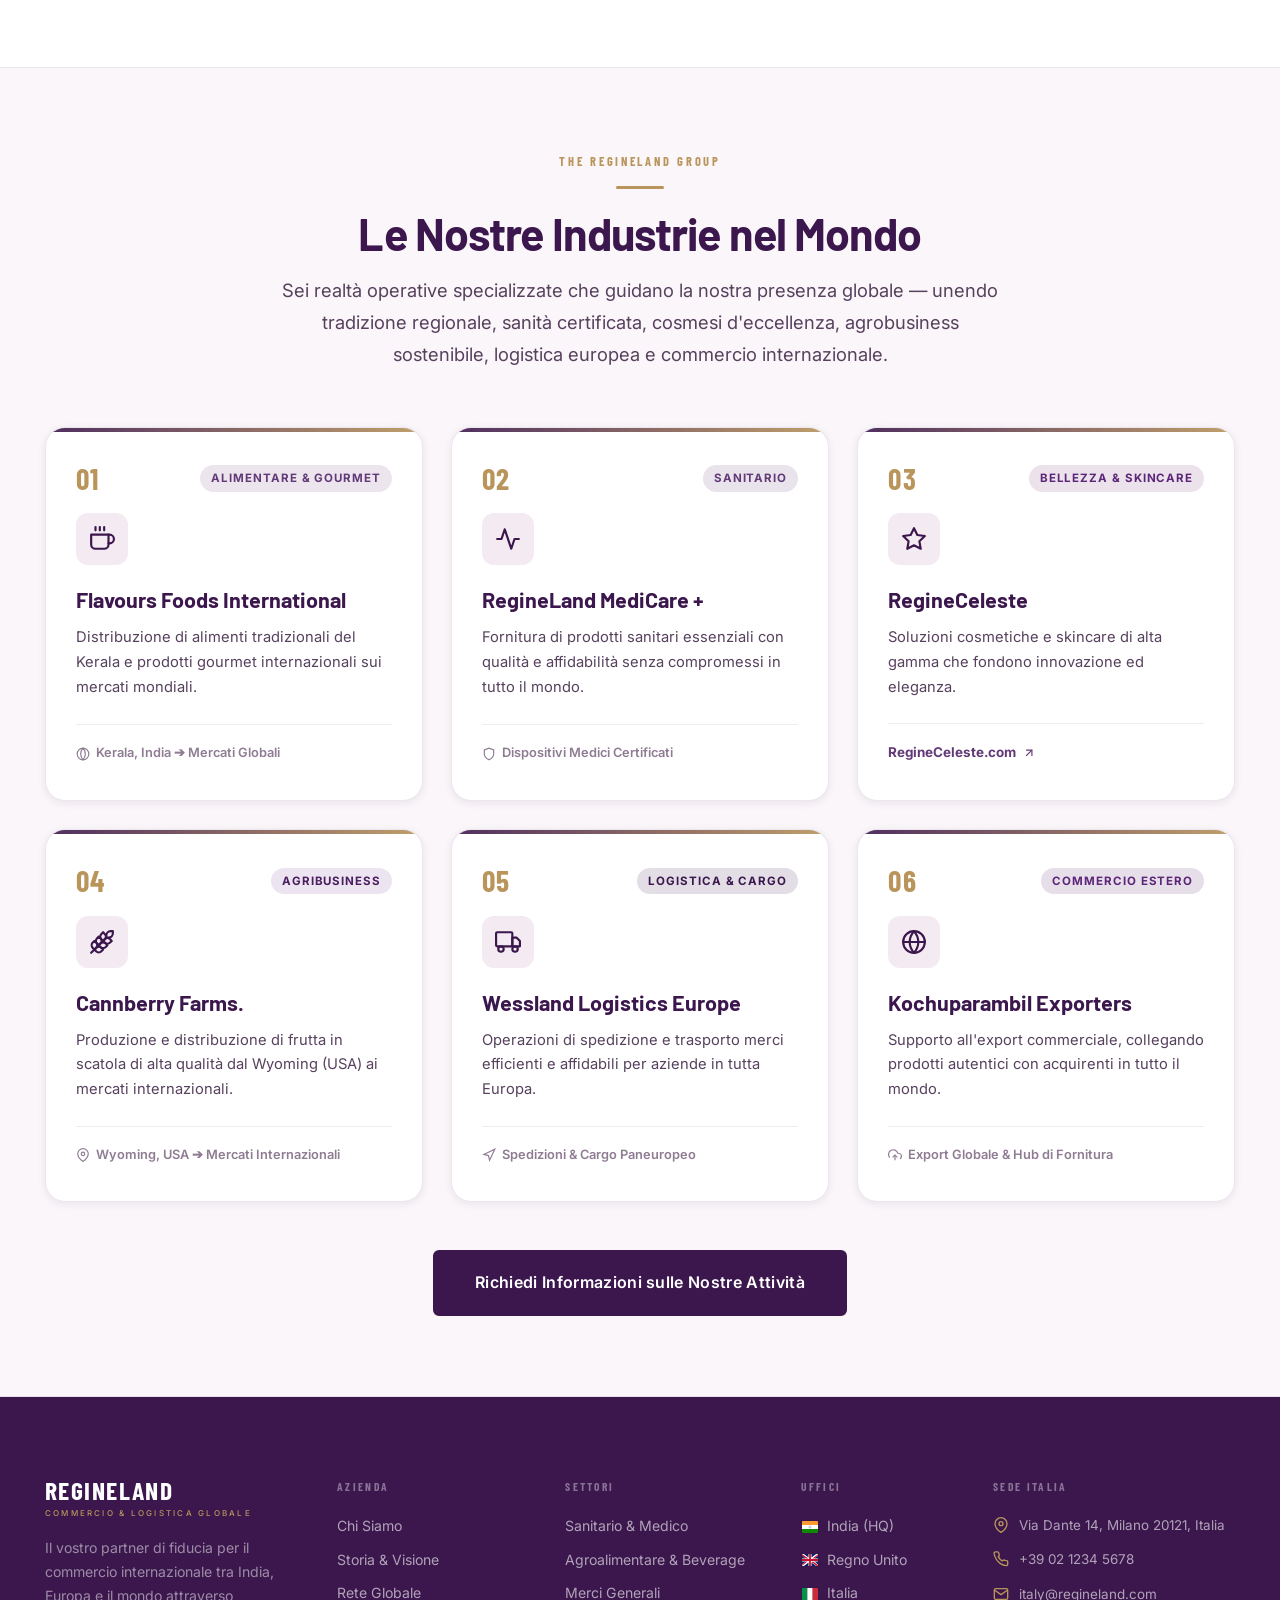
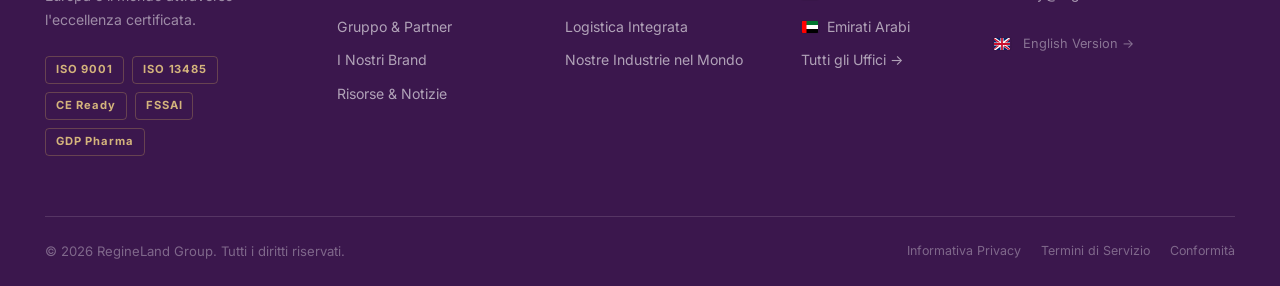
<file: it/sectors.html>
<!DOCTYPE html>
<html lang="it" itemscope itemtype="http://schema.org/WebPage">
<head>
  <meta charset="utf-8">
  <meta name="viewport" content="width=device-width, initial-scale=1">
  <title>Settori & Servizi — RegineLand Group | Sanità, Agroalimentare, Logistica Merci</title>
  <meta name="description" content="RegineLand Group gestisce forniture sanitarie e dispositivi medici, esportazioni agroalimentari, merci industriali e servizi di logistica integrata tra India, Europa e il mondo.">
  <link rel="canonical" href="https://www.regineland.com/it/sectors.html">
  <link rel="alternate" hreflang="en" href="https://www.regineland.com/sectors.html">
  <link rel="alternate" hreflang="it" href="https://www.regineland.com/it/sectors.html">
  <link rel="preconnect" href="https://fonts.googleapis.com">
  <link rel="preconnect" href="https://fonts.gstatic.com" crossorigin>
  <link href="https://fonts.googleapis.com/css2?family=Barlow:ital,wght@0,300;0,400;0,600;0,700;0,800;1,700&family=Barlow+Condensed:wght@600;700;800&family=Inter:wght@300;400;500;600;700&display=swap" rel="stylesheet">
  <link rel="stylesheet" href="../style.css">
</head>
<body data-page="sectors">

  <!-- =============================================
       SITE HEADER (Loaded via components.js)
       ============================================= -->
  <header class="site-header" id="site-header"></header>

  <!-- PAGE HEADER -->
  <div class="page-header" id="page-header">
    <div class="container">
      <nav class="breadcrumb" aria-label="Breadcrumb"><a href="index.html">Home</a> <span aria-hidden="true">›</span> <span>Settori &amp; Servizi</span></nav>
      <span class="eyebrow page-header-eyebrow">Cosa Gestiamo</span>
      <h1 class="page-header-title">Settori &amp; Servizi</h1>
      <p class="page-header-desc">Dettagli tecnici sui nostri settori strategici di commercio internazionale — dalla conformità normativa alle modalità di trasporto e supply chain per buyer B2B in Europa e nel mondo.</p>
    </div>
  </div>

  <!-- SECTOR STICKY NAV -->
  <div class="sector-nav" id="sector-nav" role="navigation" aria-label="Sector navigation">
    <div class="sector-nav-inner">
      <button class="sector-tab active" data-target="healthcare" id="tab-healthcare">
        <svg xmlns="http://www.w3.org/2000/svg" viewBox="0 0 24 24" fill="none" stroke="currentColor" stroke-width="2" width="16" height="16"><path d="M22 12h-4l-3 9L9 3l-3 9H2"/></svg>
        Sanità &amp; Medicale
      </button>
      <button class="sector-tab" data-target="agrifood" id="tab-agrifood">
        <svg xmlns="http://www.w3.org/2000/svg" viewBox="0 0 24 24" fill="none" stroke="currentColor" stroke-width="2" width="16" height="16" stroke-linecap="round" stroke-linejoin="round">
                  <path d="M2 22 16 8" />
                  <path d="M3.47 12.53 5 11l1.53 1.53a3.5 3.5 0 0 1 0 4.94L5 19l-1.53-1.53a3.5 3.5 0 0 1 0-4.94Z" />
                  <path d="M7.47 8.53 9 7l1.53 1.53a3.5 3.5 0 0 1 0 4.94L9 15l-1.53-1.53a3.5 3.5 0 0 1 0-4.94Z" />
                  <path d="M11.47 4.53 13 3l1.53 1.53a3.5 3.5 0 0 1 0 4.94L13 11l-1.53-1.53a3.5 3.5 0 0 1 0-4.94Z" />
                  <path d="M20 2h2v2a4 4 0 0 1-4 4h-2V6a4 4 0 0 1 4-4Z" />
                  <path d="M11.47 17.47 13 19l-1.53 1.53a3.5 3.5 0 0 1-4.94 0L5 19l1.53-1.53a3.5 3.5 0 0 1 4.94 0Z" />
                  <path d="M15.47 13.47 17 15l-1.53 1.53a3.5 3.5 0 0 1-4.94 0L9 15l1.53-1.53a3.5 3.5 0 0 1 4.94 0Z" />
                  <path d="M19.47 9.47 21 11l-1.53 1.53a3.5 3.5 0 0 1-4.94 0L13 11l1.53-1.53a3.5 3.5 0 0 1 4.94 0Z" /></svg>
        Agroalimentare &amp; Bevande
      </button>
      <button class="sector-tab" data-target="cargo" id="tab-cargo">
        <svg xmlns="http://www.w3.org/2000/svg" viewBox="0 0 24 24" fill="none" stroke="currentColor" stroke-width="2" width="16" height="16"><rect x="1" y="3" width="15" height="13" rx="1"/><path d="M16 8h4l3 3v5h-7V8z"/></svg>
        Merci Generali &amp; Industriali
      </button>
      <button class="sector-tab" data-target="logistics" id="tab-logistics">
        <svg xmlns="http://www.w3.org/2000/svg" viewBox="0 0 24 24" fill="none" stroke="currentColor" stroke-width="2" width="16" height="16"><circle cx="12" cy="12" r="10"/><line x1="2" y1="12" x2="22" y2="12"/><path d="M12 2a15.3 15.3 0 0 1 4 10 15.3 15.3 0 0 1-4 10"/></svg>
        Logistica Integrata
      </button>
      <button class="sector-tab" data-target="industries" id="tab-industries">
        <svg xmlns="http://www.w3.org/2000/svg" viewBox="0 0 24 24" fill="none" stroke="currentColor" stroke-width="2" width="16" height="16"><circle cx="12" cy="12" r="10"/><path d="M2 12h20"/><path d="M12 2a15.3 15.3 0 0 1 4 10 15.3 15.3 0 0 1-4 10 15.3 15.3 0 0 1-4-10 15.3 15.3 0 0 1 4-10z"/></svg>
        Le Nostre Industrie
      </button>
    </div>
  </div>

  <main>

    <!-- ===== HEALTHCARE ===== -->
    <section class="sector-detail sector-section" id="healthcare" aria-labelledby="healthcare-heading">
      <div class="container">
        <div class="sector-header-grid">
          <div>
            <span class="eyebrow">Settore 01</span>
            <div class="divider" aria-hidden="true"></div>
            <h2 class="section-title" id="healthcare-heading">Sanità &amp;<br>Dispositivi Medici</h2>
            <p class="lead">Catene di fornitura certificate e conformi per dispositivi medici, prodotti farmaceutici e materiale ospedaliero — dai migliori produttori qualificati dell'India ai sistemi sanitari europei e internazionali.</p>
            <div class="sector-compliance" role="list" aria-label="Certifications">
              <span class="compliance-badge" role="listitem"><svg xmlns="http://www.w3.org/2000/svg" viewBox="0 0 24 24" fill="none" stroke="currentColor" stroke-width="2" width="14" height="14"><path d="M12 22s8-4 8-10V5l-8-3-8 3v7c0 6 8 10 8 10z"/></svg>ISO 13485</span>
              <span class="compliance-badge" role="listitem"><svg xmlns="http://www.w3.org/2000/svg" viewBox="0 0 24 24" fill="none" stroke="currentColor" stroke-width="2" width="14" height="14"><polyline points="20 6 9 17 4 12"/></svg>CE Marking</span>
              <span class="compliance-badge" role="listitem"><svg xmlns="http://www.w3.org/2000/svg" viewBox="0 0 24 24" fill="none" stroke="currentColor" stroke-width="2" width="14" height="14"><polyline points="20 6 9 17 4 12"/></svg>FDA Ready</span>
              <span class="compliance-badge" role="listitem"><svg xmlns="http://www.w3.org/2000/svg" viewBox="0 0 24 24" fill="none" stroke="currentColor" stroke-width="2" width="14" height="14"><polyline points="20 6 9 17 4 12"/></svg>EU MDR 2017/745</span>
              <span class="compliance-badge" role="listitem"><svg xmlns="http://www.w3.org/2000/svg" viewBox="0 0 24 24" fill="none" stroke="currentColor" stroke-width="2" width="14" height="14"><polyline points="20 6 9 17 4 12"/></svg>CDSCO Approved</span>
            </div>
          </div>
          <div class="sector-img reveal-right">
            <img src="../assets/hero_medical.png" alt="Medical supplies and healthcare logistics" loading="lazy">
          </div>
        </div>

        <div class="service-list" id="healthcare-services">
          <div class="service-item reveal">
            <div class="service-icon" aria-hidden="true"><svg xmlns="http://www.w3.org/2000/svg" viewBox="0 0 24 24" fill="none" stroke="currentColor" stroke-width="2"><path d="M20.84 4.61a5.5 5.5 0 0 0-7.78 0L12 5.67l-1.06-1.06a5.5 5.5 0 0 0-7.78 7.78l1.06 1.06L12 21.23l7.78-7.78 1.06-1.06a5.5 5.5 0 0 0 0-7.78z"/></svg></div>
            <div><p class="service-name">Dispositivi Medici (Classe I/II/III)</p><p class="service-detail">Strumenti chirurgici, diagnostica, impianti e dispositivi monouso — marcati CE e pronti per audit nei mercati UE.</p></div>
          </div>
          <div class="service-item reveal d1">
            <div class="service-icon" aria-hidden="true"><svg xmlns="http://www.w3.org/2000/svg" viewBox="0 0 24 24" fill="none" stroke="currentColor" stroke-width="2"><path d="M12 2L2 7l10 5 10-5-10-5z"/><path d="M2 17l10 5 10-5"/><path d="M2 12l10 5 10-5"/></svg></div>
            <div><p class="service-name">Prodotti Farmaceutici &amp; API</p><p class="service-detail">Principi attivi (API) certificati GMP e formulazioni finite con supporto documentale e dossier completo.</p></div>
          </div>
          <div class="service-item reveal d2">
            <div class="service-icon" aria-hidden="true"><svg xmlns="http://www.w3.org/2000/svg" viewBox="0 0 24 24" fill="none" stroke="currentColor" stroke-width="2"><rect x="3" y="3" width="18" height="18" rx="2"/><line x1="9" y1="3" x2="9" y2="21"/><line x1="3" y1="9" x2="21" y2="9"/></svg></div>
            <div><p class="service-name">Materiale di Consumo Ospedaliero</p><p class="service-detail">Guanti, mascherine, siringhe, deflussori e monouso — fornitura all'ingrosso per ospedali, cliniche e distributori.</p></div>
          </div>
          <div class="service-item reveal d3">
            <div class="service-icon" aria-hidden="true"><svg xmlns="http://www.w3.org/2000/svg" viewBox="0 0 24 24" fill="none" stroke="currentColor" stroke-width="2"><path d="M12 22s8-4 8-10V5l-8-3-8 3v7c0 6 8 10 8 10z"/></svg></div>
            <div><p class="service-name">Logistica a Catena del Freddo</p><p class="service-detail">Spedizioni a temperatura controllata per prodotti biologici, vaccini e farmaci che richiedono condizioni da 2–8°C o -20°C.</p></div>
          </div>
          <div class="service-item reveal">
            <div class="service-icon" aria-hidden="true"><svg xmlns="http://www.w3.org/2000/svg" viewBox="0 0 24 24" fill="none" stroke="currentColor" stroke-width="2"><path d="M14 2H6a2 2 0 0 0-2 2v16a2 2 0 0 0 2 2h12a2 2 0 0 0 2-2V8z"/><polyline points="14 2 14 8 20 8"/></svg></div>
            <div><p class="service-name">Regulatory Documentation</p><p class="service-detail">Technical files, Declaration of Conformity, CE certificates, FDA registrations, and customs clearance documentation.</p></div>
          </div>
          <div class="service-item reveal d1">
            <div class="service-icon" aria-hidden="true"><svg xmlns="http://www.w3.org/2000/svg" viewBox="0 0 24 24" fill="none" stroke="currentColor" stroke-width="2"><polyline points="22 12 18 12 15 21 9 3 6 12 2 12"/></svg></div>
            <div><p class="service-name">Secure Supply Chain Management</p><p class="service-detail">Track-and-trace, anti-counterfeit measures, serialisation, and full audit trail from Indian factory to European hospital.</p></div>
          </div>
        </div>

        <div style="margin-top:40px; padding:28px; background:var(--sky); border-radius:var(--radius-md); border-left:4px solid var(--blue);" class="reveal">
          <p style="font-size:0.78rem;font-weight:700;letter-spacing:0.1em;text-transform:uppercase;color:var(--blue);margin-bottom:8px;">Regulatory Note</p>
          <p style="font-size:0.9rem;color:var(--navy);line-height:1.7;">All medical device exports from India to the EU comply with <strong>EU MDR 2017/745</strong> and <strong>EU IVDR 2017/746</strong>. We work with accredited EU Notified Bodies and maintain ISO 13485:2016 certified quality management systems. Documentation packages available upon request.</p>
        </div>
      </div>
    </section>

    <!-- ===== AGRI-FOOD ===== -->
    <section class="sector-detail sector-section section-off" id="agrifood" aria-labelledby="agrifood-heading">
      <div class="container">
        <div class="sector-header-grid">
          <div class="sector-img reveal-left">
            <img src="../assets/hero_food_agri.png" alt="Premium Indian agricultural food products for export" loading="lazy">
          </div>
          <div>
            <span class="eyebrow">Settore 02</span>
            <div class="divider" aria-hidden="true"></div>
            <h2 class="section-title" id="agrifood-heading">Agroalimentare &amp;<br>Bevande</h2>
            <p class="lead">From India's finest spices and basmati to organic pulses and specialty teas — we handle the complete export journey to European retail, wholesale, and food service networks.</p>
            <div class="sector-compliance">
              <span class="compliance-badge"><svg xmlns="http://www.w3.org/2000/svg" viewBox="0 0 24 24" fill="none" stroke="currentColor" stroke-width="2" width="14" height="14"><polyline points="20 6 9 17 4 12"/></svg>FSSAI Certified</span>
              <span class="compliance-badge"><svg xmlns="http://www.w3.org/2000/svg" viewBox="0 0 24 24" fill="none" stroke="currentColor" stroke-width="2" width="14" height="14"><polyline points="20 6 9 17 4 12"/></svg>EU Food Law Compliant</span>
              <span class="compliance-badge"><svg xmlns="http://www.w3.org/2000/svg" viewBox="0 0 24 24" fill="none" stroke="currentColor" stroke-width="2" width="14" height="14"><polyline points="20 6 9 17 4 12"/></svg>Phytosanitary Certified</span>
              <span class="compliance-badge"><svg xmlns="http://www.w3.org/2000/svg" viewBox="0 0 24 24" fill="none" stroke="currentColor" stroke-width="2" width="14" height="14"><polyline points="20 6 9 17 4 12"/></svg>Organic NOP/EU</span>
              <span class="compliance-badge"><svg xmlns="http://www.w3.org/2000/svg" viewBox="0 0 24 24" fill="none" stroke="currentColor" stroke-width="2" width="14" height="14"><polyline points="20 6 9 17 4 12"/></svg>APEDA Registered</span>
            </div>
          </div>
        </div>

        <div class="service-list" id="agrifood-services">
          <div class="service-item reveal"><div class="service-icon"><svg xmlns="http://www.w3.org/2000/svg" viewBox="0 0 24 24" fill="none" stroke="currentColor" stroke-width="2" stroke-linecap="round" stroke-linejoin="round">
                  <path d="M2 22 16 8" />
                  <path d="M3.47 12.53 5 11l1.53 1.53a3.5 3.5 0 0 1 0 4.94L5 19l-1.53-1.53a3.5 3.5 0 0 1 0-4.94Z" />
                  <path d="M7.47 8.53 9 7l1.53 1.53a3.5 3.5 0 0 1 0 4.94L9 15l-1.53-1.53a3.5 3.5 0 0 1 0-4.94Z" />
                  <path d="M11.47 4.53 13 3l1.53 1.53a3.5 3.5 0 0 1 0 4.94L13 11l-1.53-1.53a3.5 3.5 0 0 1 0-4.94Z" />
                  <path d="M20 2h2v2a4 4 0 0 1-4 4h-2V6a4 4 0 0 1 4-4Z" />
                  <path d="M11.47 17.47 13 19l-1.53 1.53a3.5 3.5 0 0 1-4.94 0L5 19l1.53-1.53a3.5 3.5 0 0 1 4.94 0Z" />
                  <path d="M15.47 13.47 17 15l-1.53 1.53a3.5 3.5 0 0 1-4.94 0L9 15l1.53-1.53a3.5 3.5 0 0 1 4.94 0Z" />
                  <path d="M19.47 9.47 21 11l-1.53 1.53a3.5 3.5 0 0 1-4.94 0L13 11l1.53-1.53a3.5 3.5 0 0 1 4.94 0Z" /></svg></div><div><p class="service-name">Spices &amp; Condiments</p><p class="service-detail">Turmeric, cumin, cardamom, black pepper, coriander — whole, ground, and blended for retail and industrial buyers.</p></div></div>
          <div class="service-item reveal d1"><div class="service-icon"><svg xmlns="http://www.w3.org/2000/svg" viewBox="0 0 24 24" fill="none" stroke="currentColor" stroke-width="2"><path d="M12 2L2 7l10 5 10-5-10-5z"/></svg></div><div><p class="service-name">Basmati &amp; Non-Basmati Rice</p><p class="service-detail">Premium long-grain basmati varieties and commodity rice for European supermarkets, ethnic food distributors, and HoReCa.</p></div></div>
          <div class="service-item reveal d2"><div class="service-icon"><svg xmlns="http://www.w3.org/2000/svg" viewBox="0 0 24 24" fill="none" stroke="currentColor" stroke-width="2"><circle cx="12" cy="12" r="10"/><line x1="12" y1="8" x2="12" y2="16"/><line x1="8" y1="12" x2="16" y2="12"/></svg></div><div><p class="service-name">Pulses &amp; Lentils</p><p class="service-detail">Chana, moong, toor, urad, and masoor dal — cleaned, graded, and packed to EU food-safety specifications.</p></div></div>
          <div class="service-item reveal d3"><div class="service-icon"><svg xmlns="http://www.w3.org/2000/svg" viewBox="0 0 24 24" fill="none" stroke="currentColor" stroke-width="2"><path d="M18 8h1a4 4 0 0 1 0 8h-1"/><path d="M2 8h16v9a4 4 0 0 1-4 4H6a4 4 0 0 1-4-4V8z"/></svg></div><div><p class="service-name">Teas &amp; Herbal Infusions</p><p class="service-detail">Darjeeling, Assam, and specialty single-estate teas alongside ayurvedic herbal blends for European wellness markets.</p></div></div>
          <div class="service-item reveal"><div class="service-icon"><svg xmlns="http://www.w3.org/2000/svg" viewBox="0 0 24 24" fill="none" stroke="currentColor" stroke-width="2"><rect x="3" y="3" width="18" height="18" rx="2"/></svg></div><div><p class="service-name">Processed &amp; Packaged Foods</p><p class="service-detail">Ready-to-cook, snacks, pickles, chutneys, and Indian ethnic food brands packaged for European retail shelves.</p></div></div>
          <div class="service-item reveal d1"><div class="service-icon"><svg xmlns="http://www.w3.org/2000/svg" viewBox="0 0 24 24" fill="none" stroke="currentColor" stroke-width="2"><path d="M12 22s8-4 8-10V5l-8-3-8 3v7c0 6 8 10 8 10z"/></svg></div><div><p class="service-name">Phytosanitary &amp; Food Safety Compliance</p><p class="service-detail">Full documentation: FSSAI certificates, phytosanitary passes, lab test reports, COA/COO, and EU customs entry.</p></div></div>
        </div>
      </div>
    </section>

    <!-- ===== GENERAL CARGO ===== -->
    <section class="sector-detail sector-section" id="cargo" aria-labelledby="cargo-heading">
      <div class="container">
        <div class="sector-header-grid">
          <div>
            <span class="eyebrow">Settore 03</span>
            <div class="divider" aria-hidden="true"></div>
            <h2 class="section-title" id="cargo-heading">Merci Generali &amp;<br>Prodotti Industriali</h2>
            <p class="lead">From textiles and garments to machinery, auto components, and construction materials — we manage B2B freight flows across India-Europe trade corridors with full customs handling.</p>
            <div class="sector-compliance">
              <span class="compliance-badge"><svg xmlns="http://www.w3.org/2000/svg" viewBox="0 0 24 24" fill="none" stroke="currentColor" stroke-width="2" width="14" height="14"><polyline points="20 6 9 17 4 12"/></svg>Customs Licensed</span>
              <span class="compliance-badge"><svg xmlns="http://www.w3.org/2000/svg" viewBox="0 0 24 24" fill="none" stroke="currentColor" stroke-width="2" width="14" height="14"><polyline points="20 6 9 17 4 12"/></svg>IATA Accredited</span>
              <span class="compliance-badge"><svg xmlns="http://www.w3.org/2000/svg" viewBox="0 0 24 24" fill="none" stroke="currentColor" stroke-width="2" width="14" height="14"><polyline points="20 6 9 17 4 12"/></svg>Dangerous Goods Certified</span>
            </div>
          </div>
          <div class="sector-img reveal-right">
            <img src="../assets/hero_logistics.png" alt="Container port and cargo logistics" loading="lazy">
          </div>
        </div>

        <div class="service-list" id="cargo-services">
          <div class="service-item reveal"><div class="service-icon"><svg xmlns="http://www.w3.org/2000/svg" viewBox="0 0 24 24" fill="none" stroke="currentColor" stroke-width="2"><rect x="1" y="3" width="15" height="13" rx="1"/><path d="M16 8h4l3 3v5h-7V8z"/><circle cx="5.5" cy="18.5" r="2.5"/><circle cx="18.5" cy="18.5" r="2.5"/></svg></div><div><p class="service-name">Textiles, Garments &amp; Fabrics</p><p class="service-detail">Cotton, silk, technical fabrics, and ready-made garments — export packaging, inspection, and EU customs classification.</p></div></div>
          <div class="service-item reveal d1"><div class="service-icon"><svg xmlns="http://www.w3.org/2000/svg" viewBox="0 0 24 24" fill="none" stroke="currentColor" stroke-width="2"><polygon points="12 2 2 7 12 12 22 7 12 2"/><polyline points="2 17 12 22 22 17"/><polyline points="2 12 12 17 22 12"/></svg></div><div><p class="service-name">Machinery &amp; Auto Components</p><p class="service-detail">Industrial machinery, auto parts, engineering goods — heavy lift coordination, OOG cargo, and customs clearance across EU ports.</p></div></div>
          <div class="service-item reveal d2"><div class="service-icon"><svg xmlns="http://www.w3.org/2000/svg" viewBox="0 0 24 24" fill="none" stroke="currentColor" stroke-width="2"><path d="M3 9l9-7 9 7v11a2 2 0 0 1-2 2H5a2 2 0 0 1-2-2z"/><polyline points="9 22 9 12 15 12 15 22"/></svg></div><div><p class="service-name">Construction &amp; Building Materials</p><p class="service-detail">Marble, granite, ceramics, sanitary fittings, and electrical fixtures — bulk freight and LCL consolidation services.</p></div></div>
          <div class="service-item reveal d3"><div class="service-icon"><svg xmlns="http://www.w3.org/2000/svg" viewBox="0 0 24 24" fill="none" stroke="currentColor" stroke-width="2"><circle cx="12" cy="12" r="10"/><polyline points="12 6 12 12 16 14"/></svg></div><div><p class="service-name">Chemicals &amp; Industrial Raw Materials</p><p class="service-detail">Hazardous and non-hazardous chemicals, plastics, and industrial raw materials with MSDS, ADR, and IMDG compliance documentation.</p></div></div>
        </div>
      </div>
    </section>

    <!-- ===== INTEGRATED LOGISTICS ===== -->
    <section class="sector-detail sector-section section-off" id="logistics" aria-labelledby="logistics-heading">
      <div class="container">
        <div class="section-header reveal">
          <span class="eyebrow">Sector 04</span>
          <div class="divider" aria-hidden="true"></div>
          <h2 class="section-title" id="logistics-heading">Servizi di Logistica Integrata</h2>
          <p class="lead" style="max-width:640px;">One partner for every link in your international supply chain. Ocean, air, road, customs, warehousing — we cover it all, seamlessly.</p>
        </div>

        <div class="logistics-services-grid" id="logistics-services">
          <div class="mv-card reveal" id="logistic-ocean">
            <div class="mv-card-icon"><svg xmlns="http://www.w3.org/2000/svg" viewBox="0 0 24 24" fill="none" stroke="currentColor" stroke-width="2"><path d="M3 17l3-3 2 2 4-6 4 5 2-2 3 4H3z"/></svg></div>
            <p class="mv-label">Ocean Freight</p>
            <h3 class="mv-title">FCL &amp; LCL</h3>
            <p class="mv-body">Full Container Load and Less-than-Container Load services on the India–Europe–Middle East trade lanes. Competitive rates, reliable schedules, and port-to-port or door-to-door options.</p>
          </div>
          <div class="mv-card reveal d1" id="logistic-air">
            <div class="mv-card-icon"><svg xmlns="http://www.w3.org/2000/svg" viewBox="0 0 24 24" fill="none" stroke="currentColor" stroke-width="2"><path d="M21 16V8a2 2 0 0 0-1-1.73l-7-4a2 2 0 0 0-2 0l-7 4A2 2 0 0 0 3 8v8a2 2 0 0 0 1 1.73l7 4a2 2 0 0 0 2 0l7-4A2 2 0 0 0 21 16z"/></svg></div>
            <p class="mv-label">Air Freight</p>
            <h3 class="mv-title">Express &amp; General Air</h3>
            <p class="mv-body">IATA-accredited air freight for time-critical shipments — medical devices, pharmaceuticals, high-value goods, and perishables. Hub airports: Mumbai, Delhi, London Heathrow, Milan Malpensa.</p>
          </div>
          <div class="mv-card reveal d2" id="logistic-customs">
            <div class="mv-card-icon"><svg xmlns="http://www.w3.org/2000/svg" viewBox="0 0 24 24" fill="none" stroke="currentColor" stroke-width="2"><path d="M12 22s8-4 8-10V5l-8-3-8 3v7c0 6 8 10 8 10z"/></svg></div>
            <p class="mv-label">Customs Clearance</p>
            <h3 class="mv-title">India, UK &amp; EU Customs</h3>
            <p class="mv-body">Licensed customs brokers in India, United Kingdom, and Italy. We handle import/export declarations, HS code classification, duty calculations, and AEO/OEA certified handling.</p>
          </div>
          <div class="mv-card reveal d1" id="logistic-warehouse">
            <div class="mv-card-icon"><svg xmlns="http://www.w3.org/2000/svg" viewBox="0 0 24 24" fill="none" stroke="currentColor" stroke-width="2"><path d="M3 9l9-7 9 7v11a2 2 0 0 1-2 2H5a2 2 0 0 1-2-2z"/></svg></div>
            <p class="mv-label">Warehousing</p>
            <h3 class="mv-title">Storage &amp; Fulfilment</h3>
            <p class="mv-body">Bonded and non-bonded warehousing across Mumbai, London, Milan, and Dubai. Pick-and-pack, inventory management, and last-mile distribution for B2B buyers.</p>
          </div>
          <div class="mv-card reveal d2" id="logistic-trade">
            <div class="mv-card-icon"><svg xmlns="http://www.w3.org/2000/svg" viewBox="0 0 24 24" fill="none" stroke="currentColor" stroke-width="2"><circle cx="12" cy="12" r="10"/><line x1="2" y1="12" x2="22" y2="12"/><path d="M12 2a15.3 15.3 0 0 1 4 10 15.3 15.3 0 0 1-4 10 15.3 15.3 0 0 1-4-10 15.3 15.3 0 0 1 4-10z"/></svg></div>
            <p class="mv-label">Trade Finance Support</p>
            <h3 class="mv-title">LC &amp; Documentary Credit</h3>
            <p class="mv-body">Guidance on Letters of Credit, Bank Guarantees, and EXIM Bank financing. We liaise with banking partners to ensure smooth payment flows in international trade transactions.</p>
          </div>
          <div class="mv-card reveal d3" id="logistic-digital">
            <div class="mv-card-icon"><svg xmlns="http://www.w3.org/2000/svg" viewBox="0 0 24 24" fill="none" stroke="currentColor" stroke-width="2"><polyline points="22 12 18 12 15 21 9 3 6 12 2 12"/></svg></div>
            <p class="mv-label">Digital Visibility</p>
            <h3 class="mv-title">Shipment Tracking</h3>
            <p class="mv-body">Real-time cargo tracking, document management portal, and milestone notifications — keeping you informed at every step from factory to final delivery.</p>
          </div>
        </div>

        <div style="margin-top:48px; text-align:center;" class="reveal">
          <a href="contact.html#quote" class="btn btn-navy btn-lg" id="logistics-cta">Request a Logistics Quote</a>
        </div>
      </div>
    </section>

    <!-- ===== LE NOSTRE INDUSTRIE NEL MONDO ===== -->
    <section class="sector-detail sector-section industries-section" id="industries" aria-labelledby="industries-heading">
      <div class="container">
        <div class="section-header centered reveal" id="industries-header">
          <span class="eyebrow">The RegineLand Group</span>
          <div class="divider divider-center" aria-hidden="true"></div>
          <h2 class="section-title" id="industries-heading">Le Nostre Industrie nel Mondo</h2>
          <p class="lead" style="max-width: 720px; margin: 0 auto;">Sei realtà operative specializzate che guidano la nostra presenza globale — unendo tradizione regionale, sanità certificata, cosmesi d'eccellenza, agrobusiness sostenibile, logistica europea e commercio internazionale.</p>
        </div>

        <div class="industries-grid" id="industries-grid">

          <!-- 01 Flavours Foods International -->
          <article class="industry-card reveal" id="industry-01">
            <div class="industry-card-top">
              <span class="industry-num">01</span>
              <span class="industry-badge badge-food">Alimentare &amp; Gourmet</span>
            </div>
            <div class="industry-card-icon" aria-hidden="true">
              <svg xmlns="http://www.w3.org/2000/svg" viewBox="0 0 24 24" fill="none" stroke="currentColor" stroke-width="2" stroke-linecap="round" stroke-linejoin="round"><path d="M18 8h1a4 4 0 0 1 0 8h-1"/><path d="M2 8h16v9a4 4 0 0 1-4 4H6a4 4 0 0 1-4-4V8z"/><line x1="6" y1="1" x2="6" y2="4"/><line x1="10" y1="1" x2="10" y2="4"/><line x1="14" y1="1" x2="14" y2="4"/></svg>
            </div>
            <h3 class="industry-name">Flavours Foods International</h3>
            <p class="industry-desc">Distribuzione di alimenti tradizionali del Kerala e prodotti gourmet internazionali sui mercati mondiali.</p>
            <div class="industry-footer">
              <span class="industry-scope">
                <svg xmlns="http://www.w3.org/2000/svg" viewBox="0 0 24 24" fill="none" stroke="currentColor" stroke-width="2" width="14" height="14"><circle cx="12" cy="12" r="10"/><path d="M12 2a15.3 15.3 0 0 1 4 10 15.3 15.3 0 0 1-4 10 15.3 15.3 0 0 1-4-10 15.3 15.3 0 0 1 4-10z"/></svg>
                Kerala, India ➔ Mercati Globali
              </span>
            </div>
          </article>

          <!-- 02 RegineLand MediCare + -->
          <article class="industry-card reveal d1" id="industry-02">
            <div class="industry-card-top">
              <span class="industry-num">02</span>
              <span class="industry-badge badge-healthcare">Sanitario</span>
            </div>
            <div class="industry-card-icon" aria-hidden="true">
              <svg xmlns="http://www.w3.org/2000/svg" viewBox="0 0 24 24" fill="none" stroke="currentColor" stroke-width="2" stroke-linecap="round" stroke-linejoin="round"><path d="M22 12h-4l-3 9L9 3l-3 9H2"/></svg>
            </div>
            <h3 class="industry-name">RegineLand MediCare +</h3>
            <p class="industry-desc">Fornitura di prodotti sanitari essenziali con qualità e affidabilità senza compromessi in tutto il mondo.</p>
            <div class="industry-footer">
              <span class="industry-scope">
                <svg xmlns="http://www.w3.org/2000/svg" viewBox="0 0 24 24" fill="none" stroke="currentColor" stroke-width="2" width="14" height="14"><path d="M12 22s8-4 8-10V5l-8-3-8 3v7c0 6 8 10 8 10z"/></svg>
                Dispositivi Medici Certificati
              </span>
            </div>
          </article>

          <!-- 03 RegineCeleste -->
          <article class="industry-card reveal d2" id="industry-03">
            <div class="industry-card-top">
              <span class="industry-num">03</span>
              <span class="industry-badge badge-beauty">Bellezza &amp; Skincare</span>
            </div>
            <div class="industry-card-icon" aria-hidden="true">
              <svg xmlns="http://www.w3.org/2000/svg" viewBox="0 0 24 24" fill="none" stroke="currentColor" stroke-width="2" stroke-linecap="round" stroke-linejoin="round"><polygon points="12 2 15.09 8.26 22 9.27 17 14.14 18.18 21.02 12 17.77 5.82 21.02 7 14.14 2 9.27 8.91 8.26 12 2"/></svg>
            </div>
            <h3 class="industry-name">RegineCeleste</h3>
            <p class="industry-desc">Soluzioni cosmetiche e skincare di alta gamma che fondono innovazione ed eleganza.</p>
            <div class="industry-footer">
              <a href="https://regineceleste.com/" target="_blank" rel="noopener noreferrer" class="industry-link" id="industry-link-regineceleste-it">
                RegineCeleste.com
                <svg xmlns="http://www.w3.org/2000/svg" viewBox="0 0 24 24" fill="none" stroke="currentColor" stroke-width="2" width="14" height="14"><line x1="7" y1="17" x2="17" y2="7"/><polyline points="7 7 17 7 17 17"/></svg>
              </a>
            </div>
          </article>

          <!-- 04 Cannberry Farms. -->
          <article class="industry-card reveal" id="industry-04">
            <div class="industry-card-top">
              <span class="industry-num">04</span>
              <span class="industry-badge badge-agri">Agribusiness</span>
            </div>
            <div class="industry-card-icon" aria-hidden="true">
              <svg xmlns="http://www.w3.org/2000/svg" viewBox="0 0 24 24" fill="none" stroke="currentColor" stroke-width="2" stroke-linecap="round" stroke-linejoin="round">
                  <path d="M2 22 16 8" />
                  <path d="M3.47 12.53 5 11l1.53 1.53a3.5 3.5 0 0 1 0 4.94L5 19l-1.53-1.53a3.5 3.5 0 0 1 0-4.94Z" />
                  <path d="M7.47 8.53 9 7l1.53 1.53a3.5 3.5 0 0 1 0 4.94L9 15l-1.53-1.53a3.5 3.5 0 0 1 0-4.94Z" />
                  <path d="M11.47 4.53 13 3l1.53 1.53a3.5 3.5 0 0 1 0 4.94L13 11l-1.53-1.53a3.5 3.5 0 0 1 0-4.94Z" />
                  <path d="M20 2h2v2a4 4 0 0 1-4 4h-2V6a4 4 0 0 1 4-4Z" />
                  <path d="M11.47 17.47 13 19l-1.53 1.53a3.5 3.5 0 0 1-4.94 0L5 19l1.53-1.53a3.5 3.5 0 0 1 4.94 0Z" />
                  <path d="M15.47 13.47 17 15l-1.53 1.53a3.5 3.5 0 0 1-4.94 0L9 15l1.53-1.53a3.5 3.5 0 0 1 4.94 0Z" />
                  <path d="M19.47 9.47 21 11l-1.53 1.53a3.5 3.5 0 0 1-4.94 0L13 11l1.53-1.53a3.5 3.5 0 0 1 4.94 0Z" /></svg>
            </div>
            <h3 class="industry-name">Cannberry Farms.</h3>
            <p class="industry-desc">Produzione e distribuzione di frutta in scatola di alta qualità dal Wyoming (USA) ai mercati internazionali.</p>
            <div class="industry-footer">
              <span class="industry-scope">
                <svg xmlns="http://www.w3.org/2000/svg" viewBox="0 0 24 24" fill="none" stroke="currentColor" stroke-width="2" width="14" height="14"><path d="M21 10c0 7-9 13-9 13s-9-6-9-13a9 9 0 0 1 18 0z"/><circle cx="12" cy="10" r="3"/></svg>
                Wyoming, USA ➔ Mercati Internazionali
              </span>
            </div>
          </article>

          <!-- 05 Wessland Logistics Europe -->
          <article class="industry-card reveal d1" id="industry-05">
            <div class="industry-card-top">
              <span class="industry-num">05</span>
              <span class="industry-badge badge-logistics">Logistica &amp; Cargo</span>
            </div>
            <div class="industry-card-icon" aria-hidden="true">
              <svg xmlns="http://www.w3.org/2000/svg" viewBox="0 0 24 24" fill="none" stroke="currentColor" stroke-width="2" stroke-linecap="round" stroke-linejoin="round"><rect x="1" y="3" width="15" height="13" rx="1"/><path d="M16 8h4l3 3v5h-7V8z"/><circle cx="5.5" cy="18.5" r="2.5"/><circle cx="18.5" cy="18.5" r="2.5"/></svg>
            </div>
            <h3 class="industry-name">Wessland Logistics Europe</h3>
            <p class="industry-desc">Operazioni di spedizione e trasporto merci efficienti e affidabili per aziende in tutta Europa.</p>
            <div class="industry-footer">
              <span class="industry-scope">
                <svg xmlns="http://www.w3.org/2000/svg" viewBox="0 0 24 24" fill="none" stroke="currentColor" stroke-width="2" width="14" height="14"><polygon points="3 11 22 2 13 21 11 13 3 11"/></svg>
                Spedizioni &amp; Cargo Paneuropeo
              </span>
            </div>
          </article>

          <!-- 06 Kochuparambil Exporters -->
          <article class="industry-card reveal d2" id="industry-06">
            <div class="industry-card-top">
              <span class="industry-num">06</span>
              <span class="industry-badge badge-trade">Commercio Estero</span>
            </div>
            <div class="industry-card-icon" aria-hidden="true">
              <svg xmlns="http://www.w3.org/2000/svg" viewBox="0 0 24 24" fill="none" stroke="currentColor" stroke-width="2" stroke-linecap="round" stroke-linejoin="round"><circle cx="12" cy="12" r="10"/><line x1="2" y1="12" x2="22" y2="12"/><path d="M12 2a15.3 15.3 0 0 1 4 10 15.3 15.3 0 0 1-4 10 15.3 15.3 0 0 1-4-10 15.3 15.3 0 0 1 4-10z"/></svg>
            </div>
            <h3 class="industry-name">Kochuparambil Exporters</h3>
            <p class="industry-desc">Supporto all'export commerciale, collegando prodotti autentici con acquirenti in tutto il mondo.</p>
            <div class="industry-footer">
              <span class="industry-scope">
                <svg xmlns="http://www.w3.org/2000/svg" viewBox="0 0 24 24" fill="none" stroke="currentColor" stroke-width="2" width="14" height="14"><polyline points="16 16 12 12 8 16"/><line x1="12" y1="12" x2="12" y2="21"/><path d="M20.39 18.39A5 5 0 0 0 18 9h-1.26A8 8 0 1 0 3 16.3"/></svg>
                Export Globale &amp; Hub di Fornitura
              </span>
            </div>
          </article>

        </div>

        <div style="margin-top:48px; text-align:center;" class="reveal">
          <a href="contact.html#preventivo" class="btn btn-navy btn-lg" id="industries-cta-it">Richiedi Informazioni sulle Nostre Attività</a>
        </div>
      </div>
    </section>

  </main>

  <!-- =============================================
       SITE FOOTER (Loaded via components.js)
       ============================================= -->
  <footer class="site-footer" id="site-footer" role="contentinfo"></footer>

  <script src="../components.js"></script>
  <script src="../script.js"></script>
</body>
</html>
</file>
<file: style.css>
/* =============================================
   REGINELAND GROUP — B2B LOGISTICS & TRADE
   Main Stylesheet v2.0
   ============================================= */

/* ---- Google Fonts Preload Fallback ---- */
@import url('https://fonts.googleapis.com/css2?family=Inter:wght@300;400;500;600;700&family=Playfair+Display:ital,wght@0,700;1,400&family=Barlow:wght@300;400;500;600;700;800&family=Barlow+Condensed:wght@600;700&display=swap');

/* ---- Design Tokens ---- */
:root {
  /* Swatch Palette Tokens */
  --soft-ivory:  #F4EAF2; /* Soft Ivory */
  --mauve:       #9B709F; /* Mauve */
  --violet:      #633A78; /* Royal Violet */
  --plum:        #3B174D; /* Deep Plum */
  --gold:        #B9955B; /* Old Gold */

  /* Palette Tonal Variations */
  --plum-deep:   #1E0A27; /* Darkest Plum */
  --plum-dark:   #280F34; /* Dark Plum */
  --plum-mid:    #4A1E60; /* Medium Plum */
  --plum-light:  #5D2678; /* Accent Plum */

  --violet-light:#7E4C99;
  --violet-pale: #ECE2EF;

  --mauve-light: #B893BC;
  --mauve-pale:  #F0E5F2;

  --gold-light:  #D4B47C; /* Soft Antique Gold */
  --gold-pale:   #F5EBD9; /* Warm Pale Gold */

  /* Aliases for Site Components */
  --navy:        var(--plum);
  --navy-2:      var(--plum-dark);
  --navy-3:      var(--plum-mid);
  --navy-light:  var(--plum-light);
  --blue:        var(--violet);
  --blue-light:  var(--violet-light);
  --sky:         var(--soft-ivory);

  /* Neutral & Base */
  --white:       #FFFFFF;
  --off-white:   #FAF6F9; /* Subtle blush ivory */
  --light-gray:  #F1E8EF;
  --gray:        #948496;
  --dark-gray:   #4F3B54;
  --charcoal:    #2C1635;

  /* Semantic */
  --text-primary:   #260D33;
  --text-secondary: #57415E;
  --text-muted:     #8F7C93;
  --text-light:     rgba(255,255,255,0.92);
  --text-muted-light: rgba(244,234,242,0.65);

  /* Surface */
  --surface-light:  #FFFFFF;
  --surface-off:    #FAF6F9;
  --surface-dark:   #3B174D;
  --border-light:   rgba(99,58,120,0.12);
  --border-dark:    rgba(244,234,242,0.14);

  /* Spacing & Layout */
  --lang-h:        34px;
  --nav-h:         74px;
  --header-h:      calc(var(--lang-h) + var(--nav-h));
  --container:     1380px;
  --pad-x:         clamp(20px, 3.5vw, 48px);
  --section-y:     100px;

  /* Type */
  --font-primary: 'Inter', 'Segoe UI', sans-serif;
  --font-display: 'Barlow', sans-serif;
  --font-condensed: 'Barlow Condensed', sans-serif;
  --font-serif:   'Playfair Display', Georgia, serif;

  /* Effects */
  --radius-sm:   6px;
  --radius-md:   12px;
  --radius-lg:   20px;
  --radius-xl:   32px;
  --shadow-sm:   0 2px 8px rgba(59,23,77,0.08);
  --shadow-md:   0 6px 24px rgba(59,23,77,0.14);
  --shadow-lg:   0 16px 48px rgba(59,23,77,0.22);
  --shadow-gold: 0 8px 32px rgba(185,149,91,0.30);
  --transition:  0.3s cubic-bezier(0.4,0,0.2,1);
  --transition-fast: 0.15s cubic-bezier(0.4,0,0.2,1);
}

/* ---- Reset ---- */
*, *::before, *::after { box-sizing: border-box; margin: 0; padding: 0; }
html { scroll-behavior: smooth; font-size: 16px; }
body {
  font-family: var(--font-primary);
  background: var(--white);
  color: var(--text-primary);
  line-height: 1.6;
  overflow-x: hidden;
  -webkit-font-smoothing: antialiased;
}
img, video { max-width: 100%; display: block; }
a { color: inherit; text-decoration: none; }
ul { list-style: none; }
button { cursor: pointer; border: none; background: none; font-family: inherit; }
input, textarea, select { font-family: inherit; }

/* ---- Container ---- */
.container {
  max-width: var(--container);
  margin: 0 auto;
  padding: 0 var(--pad-x);
}

/* =============================================
   TYPOGRAPHY
   ============================================= */
.display-1 {
  font-family: var(--font-display);
  font-size: clamp(2.8rem, 6vw, 5.5rem);
  font-weight: 800;
  line-height: 1.0;
  letter-spacing: -0.02em;
}
.display-2 {
  font-family: var(--font-display);
  font-size: clamp(2rem, 4vw, 3.5rem);
  font-weight: 700;
  line-height: 1.1;
  letter-spacing: -0.02em;
}
.heading-1 {
  font-family: var(--font-display);
  font-size: clamp(1.6rem, 3vw, 2.4rem);
  font-weight: 700;
  line-height: 1.2;
}
.heading-2 {
  font-family: var(--font-display);
  font-size: clamp(1.2rem, 2vw, 1.6rem);
  font-weight: 600;
}
.eyebrow {
  display: inline-block;
  font-family: var(--font-condensed);
  font-size: 0.78rem;
  font-weight: 700;
  letter-spacing: 0.22em;
  text-transform: uppercase;
  color: var(--gold);
  margin-bottom: 14px;
}
.eyebrow-navy { color: var(--blue-light); }
.lead {
  font-size: clamp(1rem, 1.6vw, 1.15rem);
  line-height: 1.75;
  color: var(--text-secondary);
}
.lead-light { color: var(--text-muted-light); }

/* =============================================
   BUTTONS
   ============================================= */
.btn {
  display: inline-flex;
  align-items: center;
  gap: 8px;
  padding: 14px 30px;
  border-radius: var(--radius-sm);
  font-family: var(--font-primary);
  font-size: 0.9rem;
  font-weight: 600;
  letter-spacing: 0.02em;
  transition: all var(--transition);
  white-space: nowrap;
  cursor: pointer;
  position: relative;
  overflow: hidden;
}
.btn-gold {
  background: var(--gold);
  color: var(--navy);
  border: 2px solid var(--gold);
}
.btn-gold:hover {
  background: var(--gold-light);
  border-color: var(--gold-light);
  transform: translateY(-2px);
  box-shadow: var(--shadow-gold);
}
.btn-navy {
  background: var(--navy);
  color: var(--white);
  border: 2px solid var(--navy);
}
.btn-navy:hover {
  background: var(--navy-3);
  border-color: var(--navy-3);
  transform: translateY(-2px);
  box-shadow: var(--shadow-md);
}
.btn-outline-white {
  background: transparent;
  color: var(--white);
  border: 1.5px solid rgba(255,255,255,0.5);
}
.btn-outline-white:hover {
  background: rgba(255,255,255,0.1);
  border-color: var(--white);
}
.btn-outline-navy {
  background: transparent;
  color: var(--navy);
  border: 1.5px solid var(--navy);
}
.btn-outline-navy:hover {
  background: var(--navy);
  color: var(--white);
}
.btn-sm { padding: 10px 22px; font-size: 0.85rem; }
.btn-lg { padding: 18px 40px; font-size: 1rem; }
.btn-icon {
  width: 20px; height: 20px;
  display: inline-flex; align-items: center; justify-content: center;
}

/* =============================================
   SECTIONS
   ============================================= */
.section { padding: var(--section-y) 0; }
.section-sm { padding: 64px 0; }
.section-lg { padding: 128px 0; }
.section-dark { background: var(--navy); color: var(--white); }
.section-navy2 { background: var(--navy-2); color: var(--white); }
.section-off { background: var(--off-white); }
.section-light { background: var(--light-gray); }
.section-sky { background: var(--sky); }

/* =============================================
   NAVIGATION & HEADER
   ============================================= */
.site-header {
  position: fixed; top: 0; left: 0; right: 0;
  z-index: 1000;
  transition: background-color var(--transition), border-color var(--transition), box-shadow var(--transition);
}
.site-header.transparent {
  background: rgba(40, 15, 52, 0.45);
  backdrop-filter: blur(12px);
  -webkit-backdrop-filter: blur(12px);
  border-bottom: 1px solid rgba(255, 255, 255, 0.08);
}
.site-header.solid {
  background: rgba(40, 15, 52, 0.98);
  backdrop-filter: blur(20px);
  -webkit-backdrop-filter: blur(20px);
  border-bottom: 1px solid var(--border-dark);
  box-shadow: 0 4px 24px rgba(0, 0, 0, 0.35);
}

/* Language Bar */
.lang-banner {
  background: rgba(30, 10, 39, 0.88);
  border-bottom: 1px solid rgba(255, 255, 255, 0.08);
  height: var(--lang-h);
  line-height: var(--lang-h);
  font-size: 0.75rem;
  transition: background var(--transition-fast);
}
.site-header.solid .lang-banner {
  background: rgba(30, 10, 39, 0.96);
  border-bottom-color: rgba(255, 255, 255, 0.06);
}
.lang-banner-inner {
  display: flex;
  justify-content: flex-end;
  align-items: center;
  gap: 12px;
  height: 100%;
  max-width: var(--container);
  margin: 0 auto;
  padding: 0 var(--pad-x);
}
.lang-banner-label {
  color: rgba(255, 255, 255, 0.6);
  font-weight: 400;
}
.lang-banner-links {
  display: inline-flex;
  align-items: center;
  gap: 8px;
}
.lang-divider {
  color: rgba(255, 255, 255, 0.25);
  font-size: 0.7rem;
}
.lang-link {
  font-weight: 600;
  color: var(--gold-light);
  transition: color var(--transition-fast);
  display: inline-flex;
  align-items: center;
  gap: 4px;
}
.lang-link:hover { color: var(--white); }
.lang-link.active {
  color: rgba(255, 255, 255, 0.4);
  cursor: default;
  pointer-events: none;
}

/* Flag Icons */
.flag-icon {
  width: 18px;
  height: 12px;
  border-radius: 2px;
  display: inline-block;
  vertical-align: middle;
  flex-shrink: 0;
  box-shadow: 0 0 1px rgba(0, 0, 0, 0.4);
  margin-right: 6px;
}
.flag-icon-lg {
  width: 38px;
  height: 26px;
  border-radius: 4px;
  display: inline-block;
  vertical-align: middle;
  flex-shrink: 0;
  box-shadow: 0 2px 6px rgba(0, 0, 0, 0.25);
}
.lang-link .flag-icon {
  margin-right: 5px;
}
.footer-links .flag-icon {
  margin-right: 8px;
}
.country-btn .flag-icon {
  margin-right: 6px;
}

.navbar {
  display: flex; align-items: center;
  height: var(--nav-h);
  padding: 0 var(--pad-x);
  max-width: var(--container);
  margin: 0 auto;
  gap: 28px;
}
/* Logo */
.nav-logo {
  display: flex; flex-direction: column;
  gap: 1px; flex-shrink: 0;
  text-decoration: none;
}
.logo-main {
  font-family: var(--font-condensed);
  font-size: 1.5rem; font-weight: 700;
  letter-spacing: 0.06em;
  color: var(--white);
  text-transform: uppercase;
  line-height: 1;
}
.logo-tagline {
  font-family: var(--font-primary);
  font-size: 0.5rem; font-weight: 500;
  letter-spacing: 0.28em;
  text-transform: uppercase;
  color: var(--gold);
}
/* Nav Links */
.nav-menu {
  display: flex; align-items: center;
  gap: 2px; flex: 1;
}
.nav-link {
  font-size: 0.875rem; font-weight: 500;
  color: rgba(255,255,255,0.8);
  padding: 8px 14px;
  border-radius: var(--radius-sm);
  transition: all var(--transition-fast);
  position: relative;
  white-space: nowrap;
}
.nav-link:hover, .nav-link.active { color: var(--white); background: rgba(255,255,255,0.08); }
.nav-link.active::after {
  content: ''; position: absolute; bottom: 4px; left: 50%; transform: translateX(-50%);
  width: 16px; height: 2px; background: var(--gold); border-radius: 2px;
}
/* Dropdown */
.nav-item { position: relative; }
.nav-item::after {
  content: ''; position: absolute; top: 100%; left: 0; right: 0; height: 10px;
}
.nav-dropdown {
  position: absolute; top: calc(100% + 8px); left: 0;
  background: var(--navy-2);
  border: 1px solid var(--border-dark);
  border-radius: var(--radius-md);
  padding: 8px;
  min-width: 220px;
  opacity: 0; visibility: hidden;
  transform: translateY(-8px);
  transition: all var(--transition-fast);
  box-shadow: var(--shadow-lg);
  z-index: 100;
}
.nav-item:hover .nav-dropdown {
  opacity: 1; visibility: visible; transform: translateY(0);
}
.nav-dropdown a {
  display: block; padding: 10px 14px;
  font-size: 0.875rem; color: rgba(255,255,255,0.75);
  border-radius: var(--radius-sm);
  transition: all var(--transition-fast);
}
.nav-dropdown a:hover { color: var(--white); background: rgba(255,255,255,0.07); }
.nav-dropdown-divider { height: 1px; background: var(--border-dark); margin: 6px 8px; }
/* Nav Actions */
.nav-actions {
  display: flex; align-items: center; gap: 10px; flex-shrink: 0; margin-left: auto;
}
.nav-lang {
  font-size: 0.8rem; font-weight: 600;
  color: rgba(255,255,255,0.6);
  padding: 6px 10px;
  border: 1px solid rgba(255,255,255,0.2);
  border-radius: var(--radius-sm);
  transition: all var(--transition-fast);
  cursor: pointer;
}
.nav-lang:hover { color: var(--white); border-color: rgba(255,255,255,0.5); }
.nav-lang.active { color: var(--gold); border-color: var(--gold); }
/* Mobile Toggle */
.nav-toggle {
  display: none; flex-direction: column; justify-content: center; align-items: center; gap: 5px;
  width: 42px; height: 42px; padding: 8px; border-radius: var(--radius-sm);
  margin-left: auto; background: transparent; border: none; cursor: pointer;
  z-index: 1001; -webkit-tap-highlight-color: transparent;
}
.nav-toggle:focus-visible {
  outline: 2px solid var(--gold); outline-offset: 2px;
}
.hamburger-line {
  display: block; width: 24px; height: 2px;
  background: var(--white); border-radius: 2px;
  transition: transform var(--transition-fast), opacity var(--transition-fast);
  transform-origin: center;
}

/* =============================================
   HERO — FULL SCREEN SLIDER
   ============================================= */
.hero {
  position: relative;
  min-height: 100vh;
  display: flex; align-items: center;
  overflow: hidden;
  padding-top: var(--header-h);
}
/* Slide */
.hero-slide {
  position: absolute; inset: 0;
  background-size: cover; background-position: center;
  opacity: 0;
  transition: opacity 1.2s ease;
  z-index: 0;
}
.hero-slide.active { opacity: 1; z-index: 1; }
.hero-slide::after {
  content: ''; position: absolute; inset: 0;
  background: linear-gradient(
    110deg,
    rgba(59,23,77,0.92) 0%,
    rgba(59,23,77,0.68) 55%,
    rgba(99,58,120,0.40) 100%
  );
}
/* Hero Content */
.hero-content {
  position: relative; z-index: 10;
  max-width: var(--container);
  margin: 0 auto;
  padding: 32px var(--pad-x) 40px;
  width: 100%;
}
.hero-inner {
  max-width: 720px;
  animation: heroFadeIn 1s cubic-bezier(0.4,0,0.2,1) both;
}
.hero-badge {
  display: inline-flex; align-items: center; gap: 8px;
  background: rgba(185,149,91,0.18);
  border: 1px solid rgba(185,149,91,0.45);
  border-radius: 100px;
  padding: 6px 16px;
  font-family: var(--font-condensed);
  font-size: 0.72rem; font-weight: 700;
  letter-spacing: 0.2em; text-transform: uppercase;
  color: var(--gold-light);
  margin-bottom: 24px;
  backdrop-filter: blur(8px);
}
.hero-badge-dot {
  width: 6px; height: 6px; border-radius: 50%;
  background: var(--gold); animation: pulse-dot 2s infinite;
}
.hero-title {
  font-family: var(--font-display);
  font-size: clamp(2.5rem, 5.5vw, 5rem);
  font-weight: 800;
  color: var(--white);
  line-height: 1.0;
  letter-spacing: -0.025em;
  margin-bottom: 24px;
}
.hero-title-accent { color: var(--gold-light); font-style: italic; }
.hero-subtitle {
  font-size: clamp(1rem, 1.6vw, 1.15rem);
  color: rgba(255,255,255,0.78);
  line-height: 1.7;
  max-width: 560px;
  margin-bottom: 40px;
}
.hero-actions {
  display: flex; gap: 14px; flex-wrap: wrap;
  margin-bottom: 60px;
}
/* Hero Stats Bar */
.hero-stats {
  display: flex; gap: 0;
  background: rgba(255,255,255,0.06);
  backdrop-filter: blur(12px);
  border: 1px solid rgba(255,255,255,0.12);
  border-radius: var(--radius-md);
  overflow: hidden;
  max-width: 640px;
}
.hero-stat {
  flex: 1; padding: 18px 24px;
  border-right: 1px solid rgba(255,255,255,0.1);
  text-align: center;
}
.hero-stat:last-child { border-right: none; }
.hero-stat-num {
  font-family: var(--font-condensed);
  font-size: 1.9rem; font-weight: 700;
  color: var(--gold-light);
  line-height: 1;
  margin-bottom: 4px;
}
.hero-stat-label {
  font-size: 0.72rem; font-weight: 500;
  color: rgba(255,255,255,0.55);
  letter-spacing: 0.05em;
}
/* Hero Slider Controls */
.hero-controls {
  position: absolute; bottom: 36px; left: var(--pad-x);
  display: flex; gap: 8px; z-index: 10;
}
.hero-dot {
  width: 28px; height: 3px; border-radius: 3px;
  background: rgba(255,255,255,0.3);
  border: none; cursor: pointer;
  transition: all var(--transition-fast);
}
.hero-dot.active { background: var(--gold); width: 48px; }
/* Hero Scroll Cue */
.hero-scroll {
  position: absolute; bottom: 36px; right: var(--pad-x);
  display: flex; flex-direction: column; align-items: center; gap: 8px;
  z-index: 10; opacity: 0.6;
}
.hero-scroll span { font-size: 0.68rem; letter-spacing: 0.2em; text-transform: uppercase; color: var(--white); }
.hero-scroll-line {
  width: 1px; height: 48px;
  background: linear-gradient(to bottom, rgba(255,255,255,0.6), transparent);
  animation: scrollLine 2s infinite;
}

/* =============================================
   STATS BAND
   ============================================= */
.stats-band {
  background: var(--gold);
  padding: 0;
}
.stats-band-inner {
  display: grid; grid-template-columns: repeat(4,1fr);
}
.stat-block {
  padding: 36px 32px;
  border-right: 1px solid rgba(59,23,77,0.14);
  text-align: center;
  transition: background var(--transition-fast);
}
.stat-block:last-child { border-right: none; }
.stat-block:hover { background: rgba(99,58,120,0.06); }
.stat-big {
  font-family: var(--font-condensed);
  font-size: 2.8rem; font-weight: 700;
  color: var(--navy);
  line-height: 1;
  margin-bottom: 6px;
}
.stat-desc {
  font-size: 0.82rem; font-weight: 600;
  color: rgba(59,23,77,0.70);
  letter-spacing: 0.04em;
}

/* =============================================
   SECTORS OVERVIEW
   ============================================= */
.sectors-overview { background: var(--white); }

.sectors-grid {
  display: grid;
  grid-template-columns: repeat(3, 1fr);
  gap: 24px;
}
.sector-card {
  position: relative;
  border-radius: var(--radius-lg);
  overflow: hidden;
  aspect-ratio: 4/5;
  cursor: pointer;
  transition: transform var(--transition), box-shadow var(--transition);
}
.sector-card:hover { transform: translateY(-6px); box-shadow: var(--shadow-lg); }
.sector-card-img {
  position: absolute; inset: 0;
  background-size: cover; background-position: center;
  transition: transform var(--transition);
}
.sector-card:hover .sector-card-img { transform: scale(1.06); }
.sector-card-overlay {
  position: absolute; inset: 0;
  background: linear-gradient(0deg, rgba(59,23,77,0.94) 0%, rgba(59,23,77,0.45) 50%, rgba(99,58,120,0.12) 100%);
  transition: background var(--transition);
}
.sector-card:hover .sector-card-overlay {
  background: linear-gradient(0deg, rgba(40,15,52,0.98) 0%, rgba(59,23,77,0.60) 60%, rgba(99,58,120,0.18) 100%);
}
.sector-card-body {
  position: absolute; inset: 0;
  display: flex; flex-direction: column; justify-content: flex-end;
  padding: 32px;
}
.sector-card-icon {
  width: 52px; height: 52px;
  background: rgba(185,149,91,0.22);
  border: 1px solid rgba(185,149,91,0.45);
  border-radius: var(--radius-md);
  display: flex; align-items: center; justify-content: center;
  color: var(--gold-light);
  margin-bottom: 16px;
  transition: background var(--transition);
}
.sector-card:hover .sector-card-icon { background: rgba(185,149,91,0.38); }
.sector-card-icon svg { width: 26px; height: 26px; }
.sector-card-name {
  font-family: var(--font-display);
  font-size: 1.4rem; font-weight: 700;
  color: var(--white);
  margin-bottom: 10px;
}
.sector-card-desc {
  font-size: 0.88rem;
  color: rgba(255,255,255,0.7);
  line-height: 1.6;
  margin-bottom: 20px;
  max-height: 0; overflow: hidden;
  transition: max-height var(--transition);
}
.sector-card:hover .sector-card-desc { max-height: 100px; }
.sector-card-link {
  display: inline-flex; align-items: center; gap: 6px;
  font-size: 0.82rem; font-weight: 600;
  color: var(--gold-light);
  letter-spacing: 0.06em;
  text-transform: uppercase;
}
.sector-card-link svg { width: 14px; height: 14px; transition: transform var(--transition-fast); }
.sector-card:hover .sector-card-link svg { transform: translateX(4px); }

/* =============================================
   QUICK ACTIONS
   ============================================= */
.quick-actions { background: var(--navy); }
.quick-actions-grid {
  display: grid;
  grid-template-columns: repeat(3, 1fr);
  gap: 2px;
  background: var(--border-dark);
  border-radius: var(--radius-lg);
  overflow: hidden;
}
.quick-action-card {
  background: var(--navy-2);
  padding: 48px 36px;
  display: flex; flex-direction: column;
  align-items: flex-start;
  transition: background var(--transition);
  cursor: pointer;
}
.quick-action-card:hover { background: var(--navy-3); }
.qa-icon {
  width: 60px; height: 60px;
  border-radius: var(--radius-md);
  display: flex; align-items: center; justify-content: center;
  margin-bottom: 24px;
  transition: transform var(--transition);
}
.quick-action-card:hover .qa-icon { transform: scale(1.05); }
.qa-icon-gold { background: linear-gradient(135deg, var(--plum-mid), var(--violet)); color: var(--white); }
.qa-icon-blue { background: linear-gradient(135deg, var(--violet), var(--violet-light)); color: var(--white); }
.qa-icon-teal { background: linear-gradient(135deg, var(--violet-light), var(--mauve)); color: var(--white); }
.qa-icon svg { width: 28px; height: 28px; }
.qa-title {
  font-family: var(--font-display);
  font-size: 1.25rem; font-weight: 700;
  color: var(--white);
  margin-bottom: 10px;
}
.qa-desc {
  font-size: 0.88rem; color: rgba(255,255,255,0.55);
  line-height: 1.6; margin-bottom: 24px; flex: 1;
}
.qa-arrow {
  display: flex; align-items: center; gap: 6px;
  font-size: 0.82rem; font-weight: 600;
  color: var(--gold-light);
  letter-spacing: 0.06em;
  text-transform: uppercase;
  transition: gap var(--transition-fast);
}
.qa-arrow svg { width: 16px; height: 16px; }
.quick-action-card:hover .qa-arrow { gap: 10px; }

/* =============================================
   WHY CHOOSE US
   ============================================= */
.why-us { background: var(--off-white); }
.why-grid {
  display: grid;
  grid-template-columns: 1fr 1fr;
  gap: 80px;
  align-items: center;
}
.why-visual {
  position: relative;
}
.why-img-wrap {
  border-radius: var(--radius-lg);
  overflow: hidden;
  aspect-ratio: 4/5;
  position: relative;
}
.why-img-wrap img { width: 100%; height: 100%; object-fit: cover; }
.why-badge-float {
  position: absolute; bottom: 32px; left: -28px;
  background: var(--white);
  border-radius: var(--radius-md);
  padding: 20px 24px;
  box-shadow: var(--shadow-lg);
  min-width: 200px;
}
.why-badge-float-num {
  font-family: var(--font-condensed);
  font-size: 2.5rem; font-weight: 700;
  color: var(--navy);
  line-height: 1;
}
.why-badge-float-label {
  font-size: 0.8rem; color: var(--text-muted);
  margin-top: 4px;
}
.why-badge-float-accent {
  position: absolute; top: -10px; right: -10px;
  width: 36px; height: 36px;
  background: var(--gold);
  border-radius: 50%;
}
.why-list { margin-top: 32px; display: flex; flex-direction: column; gap: 24px; }
.why-item { display: flex; gap: 16px; align-items: flex-start; }
.why-item-icon {
  width: 44px; height: 44px; flex-shrink: 0;
  background: linear-gradient(135deg, var(--navy), var(--navy-3));
  border-radius: var(--radius-sm);
  display: flex; align-items: center; justify-content: center;
  color: var(--gold-light);
}
.why-item-icon svg { width: 20px; height: 20px; }
.why-item-title {
  font-family: var(--font-display);
  font-size: 1rem; font-weight: 600;
  color: var(--navy);
  margin-bottom: 4px;
}
.why-item-desc { font-size: 0.88rem; color: var(--text-secondary); line-height: 1.65; }

/* =============================================
   GLOBAL NETWORK STRIP
   ============================================= */
.network-strip { background: var(--navy-2); color: var(--white); }
.network-offices {
  display: flex; gap: 0; overflow: hidden;
  border: 1px solid var(--border-dark);
  border-radius: var(--radius-lg);
}
.office-pill {
  flex: 1; display: flex; align-items: center; gap: 14px;
  padding: 24px 28px;
  border-right: 1px solid var(--border-dark);
  transition: background var(--transition-fast);
  cursor: default;
}
.office-pill:last-child { border-right: none; }
.office-pill:hover { background: rgba(255,255,255,0.04); }
.office-flag {
  width: 44px; height: 44px; border-radius: 50%;
  background: rgba(255,255,255,0.08);
  border: 1px solid rgba(255,255,255,0.14);
  display: flex; align-items: center; justify-content: center;
  flex-shrink: 0;
  overflow: hidden;
  transition: all var(--transition);
}
.office-flag .flag-icon,
.office-flag .flag-icon-lg {
  width: 24px; height: 17px;
  border-radius: 2px;
  margin: 0;
  box-shadow: 0 1px 4px rgba(0,0,0,0.4);
  display: block;
}
.office-flag svg.globe-icon {
  width: 22px; height: 22px;
  color: var(--gold-light);
}
.office-city {
  font-family: var(--font-display);
  font-size: 1rem; font-weight: 700;
  color: var(--white);
}
.office-country { font-size: 0.78rem; color: rgba(255,255,255,0.5); }

/* =============================================
   CERTIFICATIONS MARQUEE
   ============================================= */
.cert-strip {
  background: var(--off-white);
  border-top: 1px solid var(--border-light);
  border-bottom: 1px solid var(--border-light);
  padding: 20px 0;
  overflow: hidden;
}
.cert-track {
  display: flex; white-space: nowrap;
  animation: marqueeScroll 30s linear infinite;
  gap: 0;
}
.cert-item {
  display: inline-flex; align-items: center; gap: 10px;
  padding: 0 36px;
  border-right: 1px solid var(--border-light);
  font-family: var(--font-condensed);
  font-size: 0.9rem; font-weight: 700;
  letter-spacing: 0.08em;
  color: var(--text-secondary);
  text-transform: uppercase;
}
.cert-item-dot {
  width: 8px; height: 8px; border-radius: 50%;
  background: var(--gold); flex-shrink: 0;
}

/* =============================================
   LATEST NEWS PREVIEW
   ============================================= */
.news-preview { background: var(--white); }
.news-grid {
  display: grid;
  grid-template-columns: repeat(3, 1fr);
  gap: 28px;
}
.news-card {
  border: 1px solid var(--border-light);
  border-radius: var(--radius-md);
  overflow: hidden;
  transition: all var(--transition);
  background: var(--white);
}
.news-card:hover {
  transform: translateY(-4px);
  box-shadow: var(--shadow-md);
  border-color: rgba(99,58,120,0.22);
}
.news-card-img {
  height: 200px;
  background-size: cover; background-position: center;
  background-color: var(--light-gray);
}
.news-card-body { padding: 24px; }
.news-tag {
  display: inline-block;
  font-family: var(--font-condensed);
  font-size: 0.68rem; font-weight: 700;
  letter-spacing: 0.15em; text-transform: uppercase;
  color: #8F6511;
  background: rgba(185,149,91,0.15);
  border-radius: 100px;
  padding: 4px 12px;
  margin-bottom: 12px;
}
.news-card-title {
  font-family: var(--font-display);
  font-size: 1.05rem; font-weight: 600;
  color: var(--navy);
  line-height: 1.35;
  margin-bottom: 10px;
  transition: color var(--transition-fast);
}
.news-card:hover .news-card-title { color: var(--blue); }
.news-card-date { font-size: 0.78rem; color: var(--text-muted); }

/* =============================================
   ABOUT PAGE
   ============================================= */
.page-header, .page-hero {
  background: var(--navy);
  padding: calc(var(--header-h) + 36px) var(--pad-x) 68px;
  position: relative; overflow: hidden;
}
.page-hero-title {
  font-family: var(--font-display);
  font-size: clamp(2.2rem, 5vw, 4rem);
  font-weight: 800; color: var(--white);
  line-height: 1.05; letter-spacing: -0.02em;
  max-width: 700px;
  margin-bottom: 20px;
}
.page-hero-desc {
  font-size: 1.05rem; color: rgba(255,255,255,0.7);
  max-width: 560px; line-height: 1.75;
}
.page-header::before {
  content: '';
  position: absolute; top: 0; right: 0;
  width: 50%; height: 100%;
  background: linear-gradient(135deg, transparent 0%, rgba(185,149,91,0.10) 100%);
}
.page-header-eyebrow { color: var(--gold-light); }
.page-header-title {
  font-family: var(--font-display);
  font-size: clamp(2.2rem, 5vw, 4rem);
  font-weight: 800; color: var(--white);
  line-height: 1.05; letter-spacing: -0.02em;
  max-width: 700px;
  margin-bottom: 20px;
}
.page-header-desc {
  font-size: 1.05rem; color: rgba(255,255,255,0.7);
  max-width: 560px; line-height: 1.75;
}
/* Breadcrumb */
.breadcrumb {
  display: flex; align-items: center; gap: 8px;
  margin-bottom: 28px;
  font-size: 0.8rem; color: rgba(255,255,255,0.45);
}
.breadcrumb a { color: rgba(255,255,255,0.45); transition: color var(--transition-fast); }
.breadcrumb a:hover { color: var(--gold-light); }
.breadcrumb span { color: var(--gold-light); }

/* Timeline */
.timeline { position: relative; padding-left: 40px; }
.timeline::before {
  content: ''; position: absolute; left: 12px; top: 0; bottom: 0;
  width: 2px; background: linear-gradient(to bottom, var(--gold), var(--violet), var(--gold));
  opacity: 0.3;
}
.timeline-item { position: relative; margin-bottom: 48px; }
.timeline-dot {
  position: absolute; left: -40px; top: 4px;
  width: 24px; height: 24px;
  background: var(--navy);
  border: 3px solid var(--gold);
  border-radius: 50%;
  z-index: 1;
}
.timeline-dot.active {
  background: var(--gold);
  box-shadow: 0 0 0 6px rgba(185,149,91,0.22);
}
.timeline-year {
  font-family: var(--font-condensed);
  font-size: 0.75rem; font-weight: 700;
  letter-spacing: 0.15em; text-transform: uppercase;
  color: var(--gold);
  margin-bottom: 6px;
}
.timeline-event {
  font-family: var(--font-display);
  font-size: 1.15rem; font-weight: 600;
  color: var(--navy);
  margin-bottom: 8px;
}
.timeline-detail { font-size: 0.9rem; color: var(--text-secondary); line-height: 1.7; }

/* Mission/Vision */
.mv-card {
  background: var(--white);
  border-radius: var(--radius-lg);
  padding: 48px 40px;
  border: 1px solid var(--border-light);
  position: relative; overflow: hidden;
  transition: box-shadow var(--transition);
}
.mv-card:hover { box-shadow: var(--shadow-md); }
.mv-card::before {
  content: ''; position: absolute; top: 0; left: 0; right: 0;
  height: 4px;
  background: linear-gradient(90deg, var(--navy), var(--gold));
}
.mv-card-icon {
  width: 56px; height: 56px;
  background: var(--sky);
  border-radius: var(--radius-md);
  display: flex; align-items: center; justify-content: center;
  color: var(--blue);
  margin-bottom: 20px;
}
.mv-card-icon svg { width: 26px; height: 26px; }
.mv-label {
  font-family: var(--font-condensed);
  font-size: 0.72rem; font-weight: 700;
  letter-spacing: 0.2em; text-transform: uppercase;
  color: var(--gold);
  margin-bottom: 10px;
}
.mv-title {
  font-family: var(--font-display);
  font-size: 1.4rem; font-weight: 700;
  color: var(--navy);
  margin-bottom: 14px;
}
.mv-body { font-size: 0.92rem; color: var(--text-secondary); line-height: 1.75; }

/* ---- Responsive Layout Grids & Cards ---- */
.mv-grid {
  display: grid; grid-template-columns: 1fr 1fr;
  gap: 28px; margin-bottom: 80px;
}
.history-grid {
  display: grid; grid-template-columns: 1fr 1fr;
  gap: 80px; align-items: start;
}
.values-grid {
  display: grid; grid-template-columns: repeat(4, 1fr);
  gap: 20px;
}
.value-card {
  background: var(--white); border: 1px solid var(--border-light);
  border-radius: var(--radius-lg); padding: 32px 24px;
  transition: transform var(--transition), box-shadow var(--transition);
}
.value-card:hover {
  transform: translateY(-4px); box-shadow: var(--shadow-md);
  border-color: rgba(99, 58, 120, 0.25);
}
.value-num {
  font-family: var(--font-condensed); font-size: 1.5rem; font-weight: 700;
  color: var(--gold); margin-bottom: 12px;
}
.group-grid {
  display: grid; grid-template-columns: repeat(3, 1fr);
  gap: 24px;
}
.group-card {
  background: var(--white); border: 1px solid var(--border-light);
  border-radius: var(--radius-lg); padding: 32px 24px;
  transition: transform var(--transition), box-shadow var(--transition);
}
.group-card:hover {
  transform: translateY(-4px); box-shadow: var(--shadow-md);
  border-color: rgba(99, 58, 120, 0.25);
}
.contact-layout-grid {
  display: grid; grid-template-columns: 1fr 1.4fr;
  gap: 72px; align-items: start;
}
.logistics-services-grid {
  display: grid; grid-template-columns: repeat(3, 1fr);
  gap: 24px;
}
.featured-article-grid {
  display: grid; grid-template-columns: 1fr 1fr;
  gap: 32px; margin-bottom: 40px; align-items: center;
}

/* Interactive World Map Placeholder */
.world-map-wrap {
  background: var(--navy-2);
  border-radius: var(--radius-lg);
  overflow: hidden;
  position: relative;
  min-height: 440px;
  display: flex; align-items: center; justify-content: center;
}
.world-map-svg { width: 100%; max-width: 900px; opacity: 0.6; }
.map-pin {
  position: absolute;
  display: flex; flex-direction: column; align-items: center;
  cursor: pointer;
}
.map-pin-dot {
  width: 14px; height: 14px;
  background: var(--gold);
  border-radius: 50%;
  border: 3px solid rgba(185,149,91,0.35);
  box-shadow: 0 0 0 6px rgba(185,149,91,0.15);
  animation: pin-pulse 2s infinite;
}
.map-pin-label {
  font-size: 0.7rem; font-weight: 700;
  color: var(--white);
  background: rgba(40,15,52,0.92);
  border: 1px solid var(--gold);
  border-radius: 4px;
  padding: 3px 8px;
  margin-top: 6px;
  white-space: nowrap;
}

/* =============================================
   SECTORS PAGE
   ============================================= */
.sector-detail { background: var(--white); }
.sector-nav {
  background: var(--navy);
  padding: 0;
  position: sticky; top: var(--header-h); z-index: 100;
  border-bottom: 1px solid var(--border-dark);
}
.sector-nav-inner {
  display: flex; overflow-x: auto;
  max-width: var(--container);
  margin: 0 auto;
  padding: 0 var(--pad-x);
  gap: 0;
  scrollbar-width: none;
}
.sector-nav-inner::-webkit-scrollbar { display: none; }
.sector-tab {
  display: flex; align-items: center; gap: 8px;
  padding: 16px 24px;
  font-size: 0.85rem; font-weight: 600;
  color: rgba(255,255,255,0.55);
  border-bottom: 3px solid transparent;
  white-space: nowrap;
  transition: all var(--transition-fast);
  cursor: pointer; background: none; border-top: none; border-left: none; border-right: none;
  font-family: var(--font-primary);
}
.sector-tab:hover { color: var(--white); }
.sector-tab.active { color: var(--gold-light); border-bottom-color: var(--gold); }
.sector-tab svg { width: 16px; height: 16px; }

.sector-section {
  padding: 80px 0;
  border-bottom: 1px solid var(--border-light);
}
.sector-header-grid {
  display: grid; grid-template-columns: 1fr 1fr;
  gap: 60px; align-items: start;
  margin-bottom: 60px;
}
.sector-img {
  border-radius: var(--radius-lg);
  overflow: hidden;
  aspect-ratio: 4/3;
}
.sector-img img { width: 100%; height: 100%; object-fit: cover; }
.sector-compliance {
  display: flex; flex-wrap: wrap; gap: 10px; margin-top: 20px;
}
.compliance-badge {
  display: inline-flex; align-items: center; gap: 6px;
  background: var(--sky);
  border: 1px solid rgba(99,58,120,0.22);
  border-radius: 100px;
  padding: 6px 14px;
  font-size: 0.78rem; font-weight: 600;
  color: var(--blue);
  letter-spacing: 0.04em;
}
.compliance-badge svg { width: 14px; height: 14px; }
.service-list {
  display: grid; grid-template-columns: 1fr 1fr;
  gap: 16px; margin-top: 24px;
}
.service-item {
  display: flex; align-items: flex-start; gap: 12px;
  padding: 20px;
  background: var(--off-white);
  border-radius: var(--radius-md);
  border: 1px solid var(--border-light);
  transition: all var(--transition-fast);
}
.service-item:hover {
  border-color: rgba(99,58,120,0.25);
  background: var(--white);
  box-shadow: var(--shadow-sm);
}
.service-icon {
  width: 36px; height: 36px; flex-shrink: 0;
  background: linear-gradient(135deg, var(--navy), var(--navy-3));
  border-radius: var(--radius-sm);
  display: flex; align-items: center; justify-content: center;
  color: var(--gold-light);
}
.service-icon svg { width: 18px; height: 18px; }
.service-name { font-size: 0.88rem; font-weight: 600; color: var(--navy); margin-bottom: 3px; }
.service-detail { font-size: 0.8rem; color: var(--text-muted); line-height: 1.5; }

/* =============================================
   OUR INDUSTRIES WORLDWIDE (6 OPERATING BUSINESSES)
   ============================================= */
.industries-section {
  background: var(--off-white);
  padding: 80px 0;
  border-bottom: 1px solid var(--border-light);
}
.industries-grid {
  display: grid;
  grid-template-columns: repeat(3, 1fr);
  gap: 28px;
  margin-top: 48px;
}
.industry-card {
  background: var(--white);
  border-radius: var(--radius-lg);
  padding: 36px 30px;
  border: 1px solid var(--border-light);
  display: flex;
  flex-direction: column;
  position: relative;
  overflow: hidden;
  box-shadow: var(--shadow-sm);
  transition: transform var(--transition), box-shadow var(--transition), border-color var(--transition);
}
.industry-card::before {
  content: '';
  position: absolute;
  top: 0;
  left: 0;
  right: 0;
  height: 4px;
  background: linear-gradient(90deg, var(--navy), var(--gold));
  opacity: 0.9;
  transition: height var(--transition-fast);
}
.industry-card:hover {
  transform: translateY(-6px);
  box-shadow: var(--shadow-lg);
  border-color: rgba(185, 149, 91, 0.45);
}
.industry-card:hover::before {
  height: 6px;
}
.industry-card-top {
  display: flex;
  align-items: center;
  justify-content: space-between;
  margin-bottom: 20px;
}
.industry-num {
  font-family: var(--font-condensed);
  font-size: 1.85rem;
  font-weight: 700;
  line-height: 1;
  color: var(--gold);
  letter-spacing: 0.05em;
}
.industry-badge {
  font-size: 0.72rem;
  font-weight: 700;
  text-transform: uppercase;
  letter-spacing: 0.08em;
  padding: 4px 11px;
  border-radius: 20px;
}
.badge-food {
  background: rgba(155, 112, 159, 0.18);
  color: #633A78;
}
.badge-healthcare {
  background: rgba(99, 58, 120, 0.14);
  color: #633A78;
}
.badge-beauty {
  background: rgba(155, 112, 159, 0.20);
  color: #5D2678;
}
.badge-agri {
  background: rgba(126, 76, 153, 0.15);
  color: #4A1E60;
}
.badge-logistics {
  background: rgba(59, 23, 77, 0.14);
  color: #3B174D;
}
.badge-trade {
  background: rgba(99, 58, 120, 0.16);
  color: #5D2678;
}
.industry-card-icon {
  width: 52px;
  height: 52px;
  background: var(--sky);
  border-radius: var(--radius-md);
  display: flex;
  align-items: center;
  justify-content: center;
  color: var(--navy);
  margin-bottom: 20px;
  transition: transform var(--transition-fast), background var(--transition-fast), color var(--transition-fast);
}
.industry-card:hover .industry-card-icon {
  transform: scale(1.08);
  background: var(--gold-pale);
  color: var(--navy);
}
.industry-card-icon svg {
  width: 26px;
  height: 26px;
}
.industry-name {
  font-family: var(--font-display);
  font-size: 1.35rem;
  font-weight: 700;
  color: var(--navy);
  margin-bottom: 12px;
  line-height: 1.3;
}
.industry-desc {
  font-size: 0.92rem;
  color: var(--text-secondary);
  line-height: 1.68;
  margin-bottom: 24px;
  flex: 1;
}
.industry-footer {
  padding-top: 18px;
  border-top: 1px solid rgba(0, 0, 0, 0.07);
  display: flex;
  align-items: center;
  justify-content: space-between;
}
.industry-scope {
  font-size: 0.8rem;
  font-weight: 600;
  color: var(--text-muted);
  display: inline-flex;
  align-items: center;
  gap: 6px;
}
.industry-link {
  display: inline-flex;
  align-items: center;
  gap: 6px;
  font-size: 0.84rem;
  font-weight: 700;
  color: var(--blue);
  transition: color var(--transition-fast), gap var(--transition-fast);
}
.industry-link:hover {
  color: var(--navy);
  gap: 8px;
  text-decoration: underline;
}

/* Brands Page Styling support */
.brands-filter {
  display: flex;
  flex-wrap: wrap;
  gap: 10px;
  justify-content: center;
  margin-bottom: 40px;
}
.filter-btn {
  padding: 10px 22px;
  border-radius: 100px;
  border: 1px solid var(--border-light);
  background: var(--white);
  color: var(--text-secondary);
  font-size: 0.85rem;
  font-weight: 600;
  transition: all var(--transition-fast);
  cursor: pointer;
}
.filter-btn:hover {
  border-color: var(--navy);
  color: var(--navy);
}
.filter-btn.active {
  background: var(--navy);
  color: var(--white);
  border-color: var(--navy);
}
.brands-full-grid {
  display: grid;
  grid-template-columns: repeat(3, 1fr);
  gap: 28px;
}
.brand-card {
  background: var(--white);
  border: 1px solid var(--border-light);
  border-radius: var(--radius-lg);
  overflow: hidden;
  display: flex;
  flex-direction: column;
  transition: transform var(--transition), box-shadow var(--transition);
}
.brand-card:hover {
  transform: translateY(-6px);
  box-shadow: var(--shadow-lg);
}
.brand-card-visual {
  height: 180px;
  position: relative;
  background-size: cover;
  background-position: center;
  overflow: hidden;
  transition: transform 0.4s cubic-bezier(0.16, 1, 0.3, 1);
}
.brand-card:hover .brand-card-visual {
  transform: scale(1.05);
}
.brand-card-visual.food-bg {
  background-color: var(--plum);
  background-image: linear-gradient(180deg, rgba(59, 23, 77, 0.15) 0%, rgba(59, 23, 77, 0.55) 100%), url('assets/brand_flavours.jpg');
}
.brand-card-visual.healthcare-bg {
  background-color: var(--plum-dark);
  background-image: linear-gradient(180deg, rgba(40, 15, 52, 0.15) 0%, rgba(59, 23, 77, 0.55) 100%), url('assets/brand_medicare.jpg');
}
.brand-card-visual.beauty-bg {
  background-color: var(--plum-mid);
  background-image: linear-gradient(180deg, rgba(74, 30, 96, 0.12) 0%, rgba(74, 30, 96, 0.50) 100%), url('assets/brand_regineceleste.jpg');
}
.brand-card-visual.agri-bg {
  background-color: var(--plum);
  background-image: linear-gradient(180deg, rgba(59, 23, 77, 0.15) 0%, rgba(59, 23, 77, 0.55) 100%), url('assets/brand_cannberry.jpg');
}
.brand-card-visual.logistics-bg {
  background-color: var(--plum-dark);
  background-image: linear-gradient(180deg, rgba(40, 15, 52, 0.15) 0%, rgba(59, 23, 77, 0.55) 100%), url('assets/brand_wessland.jpg');
}
.brand-card-visual.trade-bg {
  background-color: var(--plum-mid);
  background-image: linear-gradient(180deg, rgba(74, 30, 96, 0.15) 0%, rgba(59, 23, 77, 0.55) 100%), url('assets/brand_kochuparambil.jpg');
}
.brand-card-body {
  padding: 28px;
  display: flex;
  flex-direction: column;
  flex: 1;
}
.brand-card-sector {
  font-size: 0.75rem;
  font-weight: 700;
  text-transform: uppercase;
  letter-spacing: 0.1em;
  color: var(--gold);
  margin-bottom: 8px;
}
.brand-card-name {
  font-family: var(--font-display);
  font-size: 1.35rem;
  font-weight: 700;
  color: var(--navy);
  margin-bottom: 10px;
}
.brand-card-desc {
  font-size: 0.9rem;
  color: var(--text-secondary);
  line-height: 1.6;
  margin-bottom: 20px;
  flex: 1;
}
.brand-card-status {
  display: inline-block;
  align-self: flex-start;
  font-size: 0.72rem;
  font-weight: 700;
  text-transform: uppercase;
  letter-spacing: 0.08em;
  padding: 4px 10px;
  border-radius: 4px;
  background: var(--sky);
  color: var(--blue);
}

/* =============================================
   GLOBAL NETWORK / OFFICES PAGE
   ============================================= */
.office-selector {
  background: var(--off-white);
  border-radius: var(--radius-lg);
  padding: 32px;
  margin-bottom: 48px;
  border: 1px solid var(--border-light);
}
.country-select-grid {
  display: flex; gap: 12px; flex-wrap: wrap;
}
.country-btn {
  display: flex; align-items: center; gap: 10px;
  padding: 12px 20px;
  border: 1.5px solid var(--border-light);
  border-radius: var(--radius-sm);
  background: var(--white);
  font-size: 0.88rem; font-weight: 600;
  color: var(--text-secondary);
  transition: all var(--transition-fast);
  cursor: pointer;
  font-family: var(--font-primary);
}
.country-btn:hover { border-color: var(--navy); color: var(--navy); }
.country-btn.active {
  background: var(--navy); color: var(--white);
  border-color: var(--navy);
}
.country-btn .flag { font-size: 1.2rem; }

.offices-grid {
  display: grid; grid-template-columns: repeat(3,1fr);
  gap: 24px;
}
.office-card {
  background: var(--white);
  border: 1px solid var(--border-light);
  border-radius: var(--radius-lg);
  overflow: hidden;
  transition: all var(--transition);
}
.office-card:hover {
  transform: translateY(-4px);
  box-shadow: var(--shadow-md);
  border-color: rgba(59,23,77,0.25);
}
.office-card-header {
  background: var(--navy);
  padding: 24px 28px;
  display: flex; align-items: center; gap: 16px;
}
.office-flag-big {
  font-size: 2rem;
  width: 52px; height: 52px;
  background: rgba(255,255,255,0.08);
  border-radius: var(--radius-md);
  display: flex; align-items: center; justify-content: center;
}
.office-card-country {
  font-family: var(--font-condensed);
  font-size: 0.72rem; font-weight: 700;
  letter-spacing: 0.2em; text-transform: uppercase;
  color: var(--gold-light);
  margin-bottom: 2px;
}
.office-card-city {
  font-family: var(--font-display);
  font-size: 1.3rem; font-weight: 700;
  color: var(--white);
}
.office-card-body { padding: 28px; }
.office-detail {
  display: flex; gap: 12px; align-items: flex-start;
  margin-bottom: 16px;
}
.office-detail:last-child { margin-bottom: 0; }
.office-detail-icon {
  width: 36px; height: 36px; flex-shrink: 0;
  background: var(--sky);
  border-radius: var(--radius-sm);
  display: flex; align-items: center; justify-content: center;
  color: var(--blue);
}
.office-detail-icon svg { width: 16px; height: 16px; }
.office-detail-label {
  font-size: 0.7rem; font-weight: 700;
  letter-spacing: 0.1em; text-transform: uppercase;
  color: var(--text-muted);
  margin-bottom: 3px;
}
.office-detail-value {
  font-size: 0.88rem; color: var(--navy); font-weight: 500;
  line-height: 1.4;
}
.office-detail-value a { color: var(--blue); transition: color var(--transition-fast); }
.office-detail-value a:hover { color: var(--navy); }

/* =============================================
   CONTACT FORM — SMART
   ============================================= */
.smart-form-wrap {
  background: var(--white);
  border-radius: var(--radius-xl);
  padding: 56px 52px;
  box-shadow: var(--shadow-lg);
  border: 1px solid var(--border-light);
}
.form-grid { display: grid; grid-template-columns: 1fr 1fr; gap: 20px; }
.form-group { display: flex; flex-direction: column; gap: 6px; }
.form-group.full { grid-column: 1 / -1; }
.form-label {
  font-size: 0.78rem; font-weight: 700;
  letter-spacing: 0.1em; text-transform: uppercase;
  color: var(--text-secondary);
}
.form-input, .form-textarea, .form-select {
  width: 100%; padding: 14px 18px;
  background: var(--off-white);
  border: 1.5px solid var(--border-light);
  border-radius: var(--radius-sm);
  font-family: var(--font-primary);
  font-size: 0.92rem; color: var(--navy);
  transition: border-color var(--transition-fast), background var(--transition-fast);
  outline: none;
  -webkit-appearance: none;
  appearance: none;
}
.form-input::placeholder, .form-textarea::placeholder { color: var(--text-muted); }
.form-input:focus, .form-textarea:focus, .form-select:focus {
  border-color: var(--blue);
  background: var(--white);
  box-shadow: 0 0 0 3px rgba(99,58,120,0.12);
}
.form-textarea { resize: vertical; min-height: 130px; }
.form-select { background-image: url("data:image/svg+xml,%3Csvg xmlns='http://www.w3.org/2000/svg' width='16' height='16' viewBox='0 0 24 24' fill='none' stroke='%238a93a8' stroke-width='2' stroke-linecap='round' stroke-linejoin='round'%3E%3Cpolyline points='6 9 12 15 18 9'%3E%3C/polyline%3E%3C/svg%3E"); background-repeat: no-repeat; background-position: right 14px center; padding-right: 44px; cursor: pointer; }
.form-select option { background: var(--white); color: var(--navy); }
.form-submit {
  width: 100%; padding: 16px;
  background: var(--navy);
  color: var(--white);
  font-family: var(--font-primary);
  font-size: 0.95rem; font-weight: 700;
  letter-spacing: 0.04em;
  border-radius: var(--radius-sm);
  border: none; cursor: pointer;
  transition: all var(--transition);
  display: flex; align-items: center; justify-content: center; gap: 8px;
  margin-top: 8px;
}
.form-submit:hover:not(:disabled) {
  background: var(--plum-mid);
  color: var(--white);
  transform: translateY(-2px);
  box-shadow: var(--shadow-md);
}
.form-submit:disabled {
  opacity: 0.5;
  cursor: not-allowed;
  filter: grayscale(0.3);
  transform: none;
  box-shadow: none;
}
.form-checkbox-label {
  display: flex;
  align-items: flex-start;
  gap: 10px;
  cursor: pointer;
  font-size: 0.85rem;
  color: var(--text-secondary);
  padding: 8px 10px;
  border-radius: var(--radius-sm);
  border: 1px solid transparent;
  transition: all var(--transition-fast);
}
.form-checkbox-label.has-error {
  background: rgba(206, 43, 55, 0.08);
  border-color: #CE2B37;
  color: #A31E28;
  animation: shake 0.35s ease;
}
.form-checkbox-error {
  display: none;
  font-size: 0.8rem;
  color: #CE2B37;
  font-weight: 600;
  margin-top: 4px;
  padding-left: 10px;
}
.form-checkbox-error.show {
  display: block;
}
.form-input.has-error,
.form-select.has-error,
.form-textarea.has-error {
  border-color: #CE2B37;
  background-color: rgba(206, 43, 55, 0.03);
}
.form-submit svg { width: 18px; height: 18px; }

/* =============================================
   RESOURCES / DOWNLOAD CENTER
   ============================================= */
.download-card {
  display: flex; align-items: center; gap: 20px;
  padding: 24px 28px;
  background: var(--white);
  border: 1px solid var(--border-light);
  border-radius: var(--radius-md);
  transition: all var(--transition);
}
.download-card:hover {
  box-shadow: var(--shadow-sm);
  border-color: rgba(59,23,77,0.25);
}
.download-icon {
  width: 52px; height: 52px; flex-shrink: 0;
  background: linear-gradient(135deg, var(--plum), var(--violet));
  border-radius: var(--radius-sm);
  display: flex; align-items: center; justify-content: center;
  color: var(--white);
}
.download-icon svg { width: 24px; height: 24px; }
.download-info { flex: 1; }
.download-name {
  font-family: var(--font-display);
  font-size: 0.98rem; font-weight: 600;
  color: var(--navy); margin-bottom: 3px;
}
.download-meta { font-size: 0.78rem; color: var(--text-muted); }
.download-btn {
  display: flex; align-items: center; gap: 6px;
  padding: 9px 18px;
  background: var(--sky);
  border: 1px solid rgba(99,58,120,0.22);
  border-radius: var(--radius-sm);
  font-size: 0.82rem; font-weight: 600;
  color: var(--blue);
  transition: all var(--transition-fast);
  cursor: pointer; font-family: var(--font-primary);
}
.download-btn:hover { background: var(--blue); color: var(--white); border-color: var(--blue); }
.download-btn svg { width: 14px; height: 14px; }



/* =============================================
   FOOTER
   ============================================= */
.site-footer { background: var(--navy); color: var(--white); }
.footer-top {
  padding: 80px 0 60px;
  border-bottom: 1px solid var(--border-dark);
}
.footer-grid {
  display: grid;
  grid-template-columns: 1.8fr 1.35fr 1.4fr 1.1fr 1.7fr;
  gap: 36px;
}
.footer-col {
  min-width: 0;
}
.footer-brand .logo-main { font-size: 1.6rem; margin-bottom: 4px; }
.footer-desc {
  font-size: 0.88rem;
  color: rgba(255,255,255,0.5);
  line-height: 1.7;
  margin: 16px 0 24px;
  max-width: 280px;
}
.footer-certifications { display: flex; flex-wrap: wrap; gap: 8px; margin-top: 20px; }
.footer-cert-badge {
  font-size: 0.7rem; font-weight: 700;
  letter-spacing: 0.08em;
  color: var(--gold-light);
  border: 1px solid rgba(185,149,91,0.35);
  border-radius: 4px;
  padding: 4px 10px;
}
.footer-col-title {
  font-family: var(--font-condensed);
  font-size: 0.72rem; font-weight: 700;
  letter-spacing: 0.2em; text-transform: uppercase;
  color: rgba(255,255,255,0.4);
  margin-bottom: 20px;
}
.footer-links { display: flex; flex-direction: column; gap: 11px; }
.footer-links a {
  font-size: 0.88rem;
  color: rgba(255,255,255,0.6);
  transition: color var(--transition-fast);
  display: inline-flex;
  align-items: center;
  white-space: nowrap;
}
.footer-links a:hover { color: var(--gold-light); }
.footer-contact-item {
  display: flex; align-items: flex-start; gap: 10px;
  margin-bottom: 14px;
}
.footer-contact-item svg { width: 16px; height: 16px; color: var(--gold); flex-shrink: 0; margin-top: 2px; }
.footer-contact-item span { font-size: 0.84rem; color: rgba(255,255,255,0.6); line-height: 1.5; }
.footer-contact-item a { color: rgba(255,255,255,0.6); }
.footer-contact-item a:hover { color: var(--gold-light); }
.footer-bottom {
  padding: 24px 0;
  display: flex; justify-content: space-between; align-items: center;
  flex-wrap: wrap; gap: 12px;
}
.footer-copy { font-size: 0.82rem; color: rgba(255,255,255,0.35); }
.footer-legal {
  display: flex; gap: 20px;
}
.footer-legal a { font-size: 0.78rem; color: rgba(255,255,255,0.35); transition: color var(--transition-fast); }
.footer-legal a:hover { color: rgba(255,255,255,0.7); }

/* =============================================
   UTILITIES & REVEAL ANIMATIONS
   ============================================= */
.reveal {
  opacity: 0; transform: translateY(24px);
  transition: opacity 0.65s cubic-bezier(0.4,0,0.2,1), transform 0.65s cubic-bezier(0.4,0,0.2,1);
}
.reveal.in-view { opacity: 1; transform: translateY(0); }
.reveal-left { opacity: 0; transform: translateX(-30px); transition: opacity 0.65s cubic-bezier(0.4,0,0.2,1), transform 0.65s cubic-bezier(0.4,0,0.2,1); }
.reveal-left.in-view { opacity: 1; transform: translateX(0); }
.reveal-right { opacity: 0; transform: translateX(30px); transition: opacity 0.65s cubic-bezier(0.4,0,0.2,1), transform 0.65s cubic-bezier(0.4,0,0.2,1); }
.reveal-right.in-view { opacity: 1; transform: translateX(0); }
.d1 { transition-delay: 0.1s; } .d2 { transition-delay: 0.2s; }
.d3 { transition-delay: 0.3s; } .d4 { transition-delay: 0.4s; }
.d5 { transition-delay: 0.5s; }

/* Section header utility */
.section-header { margin-bottom: 56px; }
.section-header.centered { text-align: center; }
.section-header.centered .lead { margin: 0 auto; max-width: 560px; }
.section-title {
  font-family: var(--font-display);
  font-size: clamp(1.8rem, 3.5vw, 2.8rem);
  font-weight: 700; color: var(--navy);
  line-height: 1.1; letter-spacing: -0.02em;
  margin-bottom: 16px;
}
.section-title-light { color: var(--white); }
.divider { height: 3px; width: 48px; background: var(--gold); border-radius: 3px; margin-bottom: 20px; }
.divider-center { margin-left: auto; margin-right: auto; }

/* =============================================
   KEYFRAMES
   ============================================= */
@keyframes heroFadeIn {
  from { opacity: 0; transform: translateY(32px); }
  to { opacity: 1; transform: translateY(0); }
}
@keyframes scrollLine {
  0% { transform: scaleY(0); transform-origin: top; }
  50% { transform: scaleY(1); transform-origin: top; }
  51% { transform-origin: bottom; }
  100% { transform: scaleY(0); transform-origin: bottom; }
}
@keyframes marqueeScroll {
  from { transform: translateX(0); }
  to { transform: translateX(-50%); }
}
@keyframes pulse-dot {
  0%, 100% { box-shadow: 0 0 0 0 rgba(185,149,91,0.45); }
  50% { box-shadow: 0 0 0 8px rgba(185,149,91,0); }
}
@keyframes pin-pulse {
  0%, 100% { box-shadow: 0 0 0 0 rgba(185,149,91,0.55); }
  70% { box-shadow: 0 0 0 10px rgba(185,149,91,0); }
}
@keyframes countUp {
  from { opacity: 0; transform: translateY(10px); }
  to { opacity: 1; transform: translateY(0); }
}

/* =============================================
   RESPONSIVE
   ============================================= */
@media (max-width: 1100px) {
  .footer-grid { grid-template-columns: repeat(4, 1fr); gap: 32px; }
  .footer-brand { grid-column: 1 / -1; margin-bottom: 8px; }
  .quick-actions-grid { grid-template-columns: 1fr; }
  .sectors-grid { grid-template-columns: 1fr; gap: 16px; }
  .sector-card { aspect-ratio: 16/7; }
  .industries-grid, .brands-full-grid { grid-template-columns: repeat(2, 1fr); }
}
@media (max-width: 900px) {
  :root { --section-y: 72px; }
  .nav-toggle { display: flex; order: 3; }
  .nav-actions { order: 2; margin-left: auto; }
  .nav-logo { order: 1; }
  .nav-menu {
    position: fixed; top: var(--header-h); left: 0; right: 0;
    background: rgba(40,15,52,0.98);
    backdrop-filter: blur(20px);
    -webkit-backdrop-filter: blur(20px);
    flex-direction: column; align-items: flex-start;
    padding: 20px var(--pad-x) 32px;
    gap: 4px;
    transform: translateY(-110%); opacity: 0;
    visibility: hidden;
    transition: all var(--transition);
    border-bottom: 1px solid var(--border-dark);
    max-height: calc(100vh - var(--header-h));
    overflow-y: auto;
    z-index: 999;
  }
  .nav-menu.open { transform: translateY(0); opacity: 1; visibility: visible; }
  .nav-menu li, .nav-item { width: 100%; }
  .nav-link { width: 100%; padding: 12px 16px; font-size: 0.95rem; }
  .nav-dropdown { position: static; opacity: 1; visibility: visible; transform: none; box-shadow: none; background: rgba(255,255,255,0.04); margin-top: 4px; width: 100%; }
  .stats-band-inner { grid-template-columns: 1fr 1fr; }
  .stat-block { border-bottom: 1px solid rgba(59,23,77,0.15); }
  .why-grid { grid-template-columns: 1fr; }
  .why-visual { display: none; }
  .sector-header-grid { grid-template-columns: 1fr; }
  .offices-grid { grid-template-columns: 1fr; }
  .news-grid { grid-template-columns: 1fr; }
  .network-offices { flex-direction: column; }
  .footer-grid { grid-template-columns: 1fr 1fr; }
  .footer-brand { grid-column: 1 / -1; }
  .quick-actions-grid { grid-template-columns: 1fr; }
  .hero-stats { flex-direction: column; }
  .hero-stat { border-right: none; border-bottom: 1px solid rgba(255,255,255,0.1); }
  .hero-stat:last-child { border-bottom: none; }
  .mv-grid { grid-template-columns: 1fr; gap: 20px; margin-bottom: 48px; }
  .mv-card { padding: 32px 24px; }
  .history-grid { grid-template-columns: 1fr; gap: 40px; }
  .values-grid { grid-template-columns: repeat(2, 1fr); gap: 16px; }
  .group-grid { grid-template-columns: repeat(2, 1fr); gap: 16px; }
  .contact-layout-grid { grid-template-columns: 1fr; gap: 40px; }
  .logistics-services-grid { grid-template-columns: 1fr; gap: 16px; }
  .featured-article-grid { grid-template-columns: 1fr; gap: 24px; }
  .service-list { grid-template-columns: 1fr; }
}
@media (max-width: 600px) {
  :root {
    --lang-h: 30px;
    --nav-h: 66px;
    --section-y: 56px;
  }
  .lang-banner { font-size: 0.7rem; }
  .lang-banner-inner { justify-content: center; }
  .logo-main { font-size: 1.25rem; }
  .logo-tagline { font-size: 0.46rem; letter-spacing: 0.22em; }
  .nav-actions { gap: 6px; }
  .nav-actions .btn-sm { padding: 6px 10px; font-size: 0.75rem; }
  .nav-actions .nav-lang { padding: 5px 8px; font-size: 0.75rem; }
  .hero-title { font-size: 2.4rem; }
  .hero-actions { flex-direction: column; }
  .btn { width: 100%; max-width: 320px; justify-content: center; }
  .stats-band-inner { grid-template-columns: 1fr; }
  .footer-grid { grid-template-columns: 1fr; }
  .footer-links a { white-space: normal; }
  .form-grid { grid-template-columns: 1fr; }
  .service-list { grid-template-columns: 1fr; }
  .country-select-grid { flex-direction: column; }
  .smart-form-wrap { padding: 32px 24px; }
  .news-grid { grid-template-columns: 1fr; }
  .industries-grid, .brands-full-grid { grid-template-columns: 1fr; }
  .industry-card { padding: 26px 20px; }
  .values-grid { grid-template-columns: 1fr; }
  .group-grid { grid-template-columns: 1fr; }
  .sector-card { aspect-ratio: auto; min-height: 350px; }
  .download-card { flex-direction: column; align-items: flex-start; gap: 14px; padding: 20px 16px; }
  .download-card .download-btn { width: 100%; justify-content: center; margin-top: 4px; }
  .world-map-wrap { min-height: 280px; }
}
@media (max-width: 480px) {
  .smart-form-wrap { padding: 24px 16px; }
  .nav-actions { gap: 4px; }
  .nav-actions .btn-sm { padding: 5px 8px; font-size: 0.72rem; }
  .nav-actions .nav-lang { padding: 4px 6px; font-size: 0.72rem; }
  .sector-highlight-card { padding: 24px 16px; }
  .mv-card { padding: 24px 18px; }
  .value-card, .group-card { padding: 24px 18px; }
}


/* =============================================
   BRANDS PAGE: SECTOR HIGHLIGHTS
   ============================================= */
.sector-highlights-grid {
  display: grid;
  grid-template-columns: repeat(4, 1fr);
  gap: 24px;
}
@media (max-width: 991px) {
  .sector-highlights-grid { grid-template-columns: repeat(2, 1fr); }
}
@media (max-width: 575px) {
  .sector-highlights-grid { grid-template-columns: 1fr; }
}
.sector-highlight-card {
  background: var(--white);
  border: 1px solid var(--border-light);
  border-radius: var(--radius-lg);
  padding: 36px 24px;
  text-align: center;
  display: flex;
  flex-direction: column;
  align-items: center;
  transition: all var(--transition);
}
.sector-highlight-card:hover {
  transform: translateY(-5px);
  box-shadow: var(--shadow-md);
  border-color: rgba(99, 58, 120, 0.25);
}
.sector-highlight-icon {
  width: 64px;
  height: 64px;
  border-radius: var(--radius-md);
  background: linear-gradient(135deg, var(--plum), var(--violet));
  color: var(--white);
  display: flex;
  align-items: center;
  justify-content: center;
  margin-bottom: 20px;
  box-shadow: 0 4px 16px rgba(59, 23, 77, 0.2);
  transition: transform var(--transition);
}
.sector-highlight-card:hover .sector-highlight-icon {
  transform: scale(1.08);
}
.sector-highlight-icon svg {
  width: 32px;
  height: 32px;
}
.sector-highlight-name {
  font-family: var(--font-display);
  font-size: 1.3rem;
  font-weight: 700;
  color: var(--navy);
  margin-bottom: 12px;
}
.sector-highlight-desc {
  font-size: 0.88rem;
  color: var(--text-secondary);
  line-height: 1.6;
}
</file>
